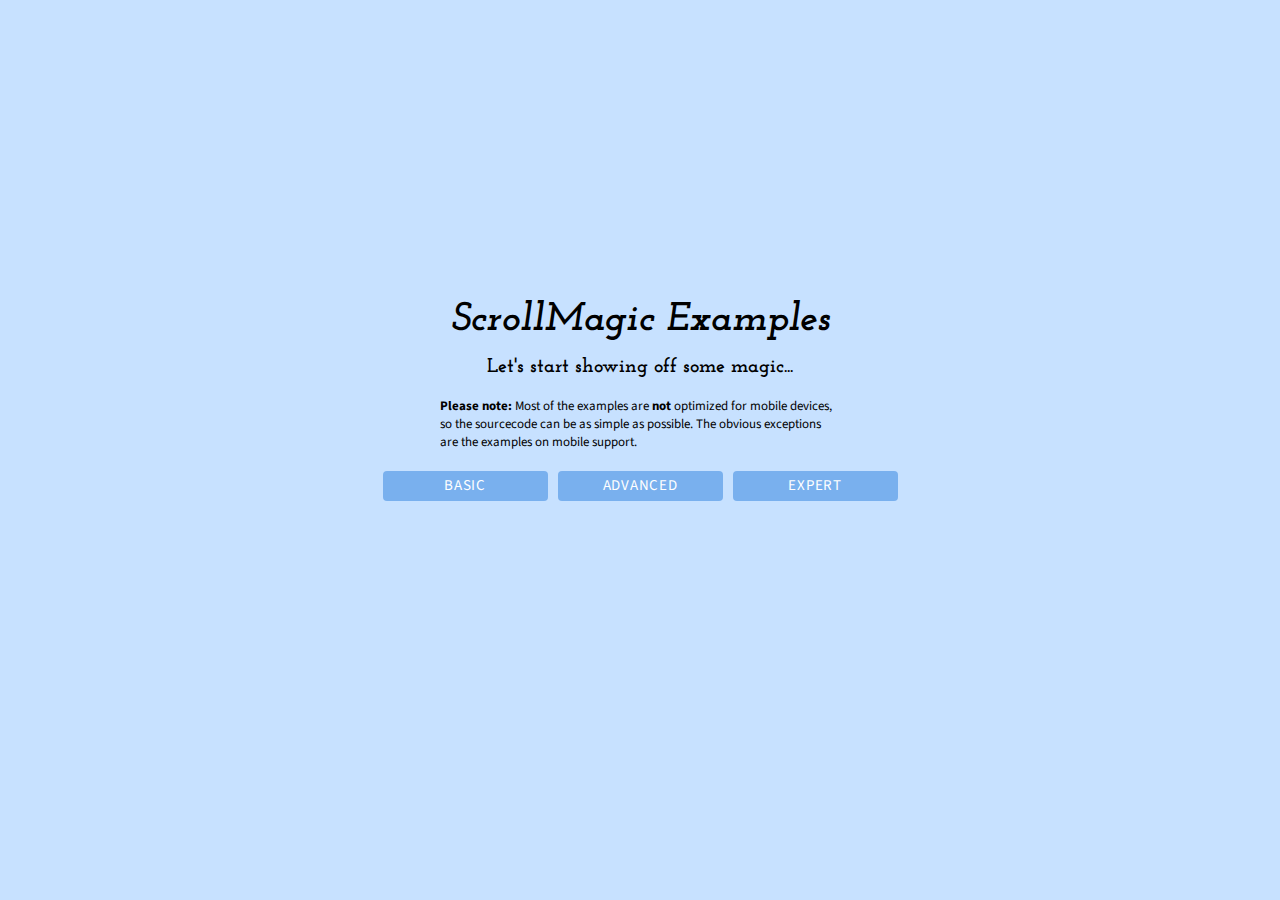
<file: js/janpaepke-ScrollMagic-1b717bf/examples/index.html>
<!DOCTYPE html>
<html lang="en">
<head>
	<meta charset="utf-8"> 
	<meta http-equiv="X-UA-Compatible" content="IE=edge,chrome=1"> 
	<meta name="viewport" content="width=500" />
	<meta name="keywords" content="ScrollMagic, example, examples" />
	<meta name="author"	content="Jan Paepke (www.janpaepke.de)" />
	<title>Examples - ScrollMagic</title>

	<link href='http://fonts.googleapis.com/css?family=Source+Sans+Pro:300,400,700,400italic|Josefin+Slab:400,700italic' rel='stylesheet' type='text/css'>
	<link rel="stylesheet" href="../assets/css/normalize.css" type="text/css">
	<link rel="stylesheet" href="../assets/css/style.css" type="text/css">
	<link rel="stylesheet" href="../assets/css/examples.css" type="text/css">
	<link rel="shortcut icon" href="../assets/img/favicon.ico" type="image/x-icon">

	<script type="text/javascript" src="../assets/js/lib/greensock/TweenMax.min.js"></script>
	<script type="text/javascript" src="../assets/js/lib/jquery.min.js"></script>
	<script type="text/javascript" src="../assets/js/examples.js"></script>
	<script type="text/javascript" src="../assets/js/lib/highlight.pack.js"></script>
  	<script type="text/javascript" src="../assets/js/lib/modernizr.custom.min.js"></script>
  	<script type="text/javascript" src="../scrollmagic/uncompressed/ScrollMagic.js"></script>
  	<script type="text/javascript" src="../scrollmagic/uncompressed/plugins/debug.addIndicators.js"></script>
</head>
<body>
	<div id="content-wrapper">
		<section id="titlechart" class="home">
			<div id="description">
				<h1>ScrollMagic Examples</h1>
				<h2>Let's start showing off some magic...</h2>
				<p>
					<b>Please note:</b> Most of the examples are <b>not</b> optimized for mobile devices, so the sourcecode can be as simple as possible. The obvious exceptions are the examples on mobile support.
				</p>
				<ul id="menu"></ul>
			</div>
		</section>
	</div>
	<script type="text/javascript" src="../assets/js/tracking.js"></script>
</body>
</html>
</file>
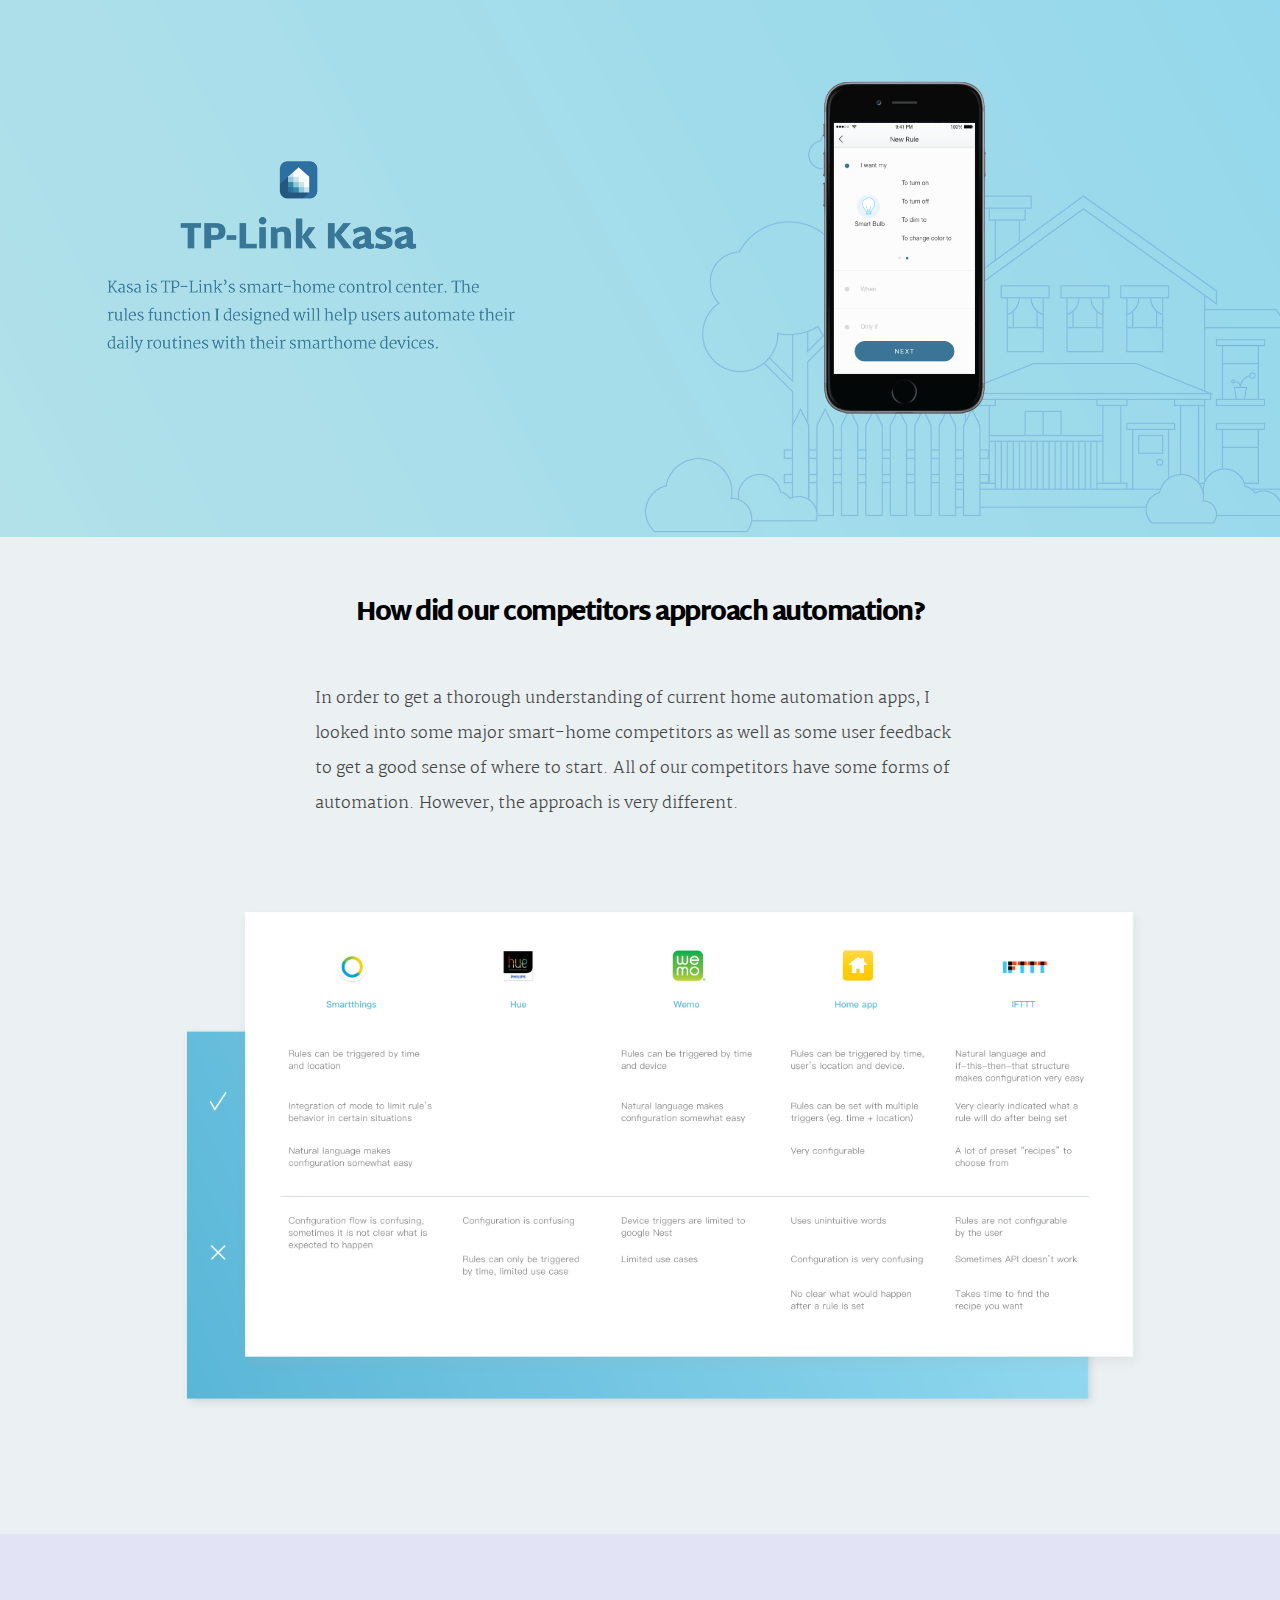
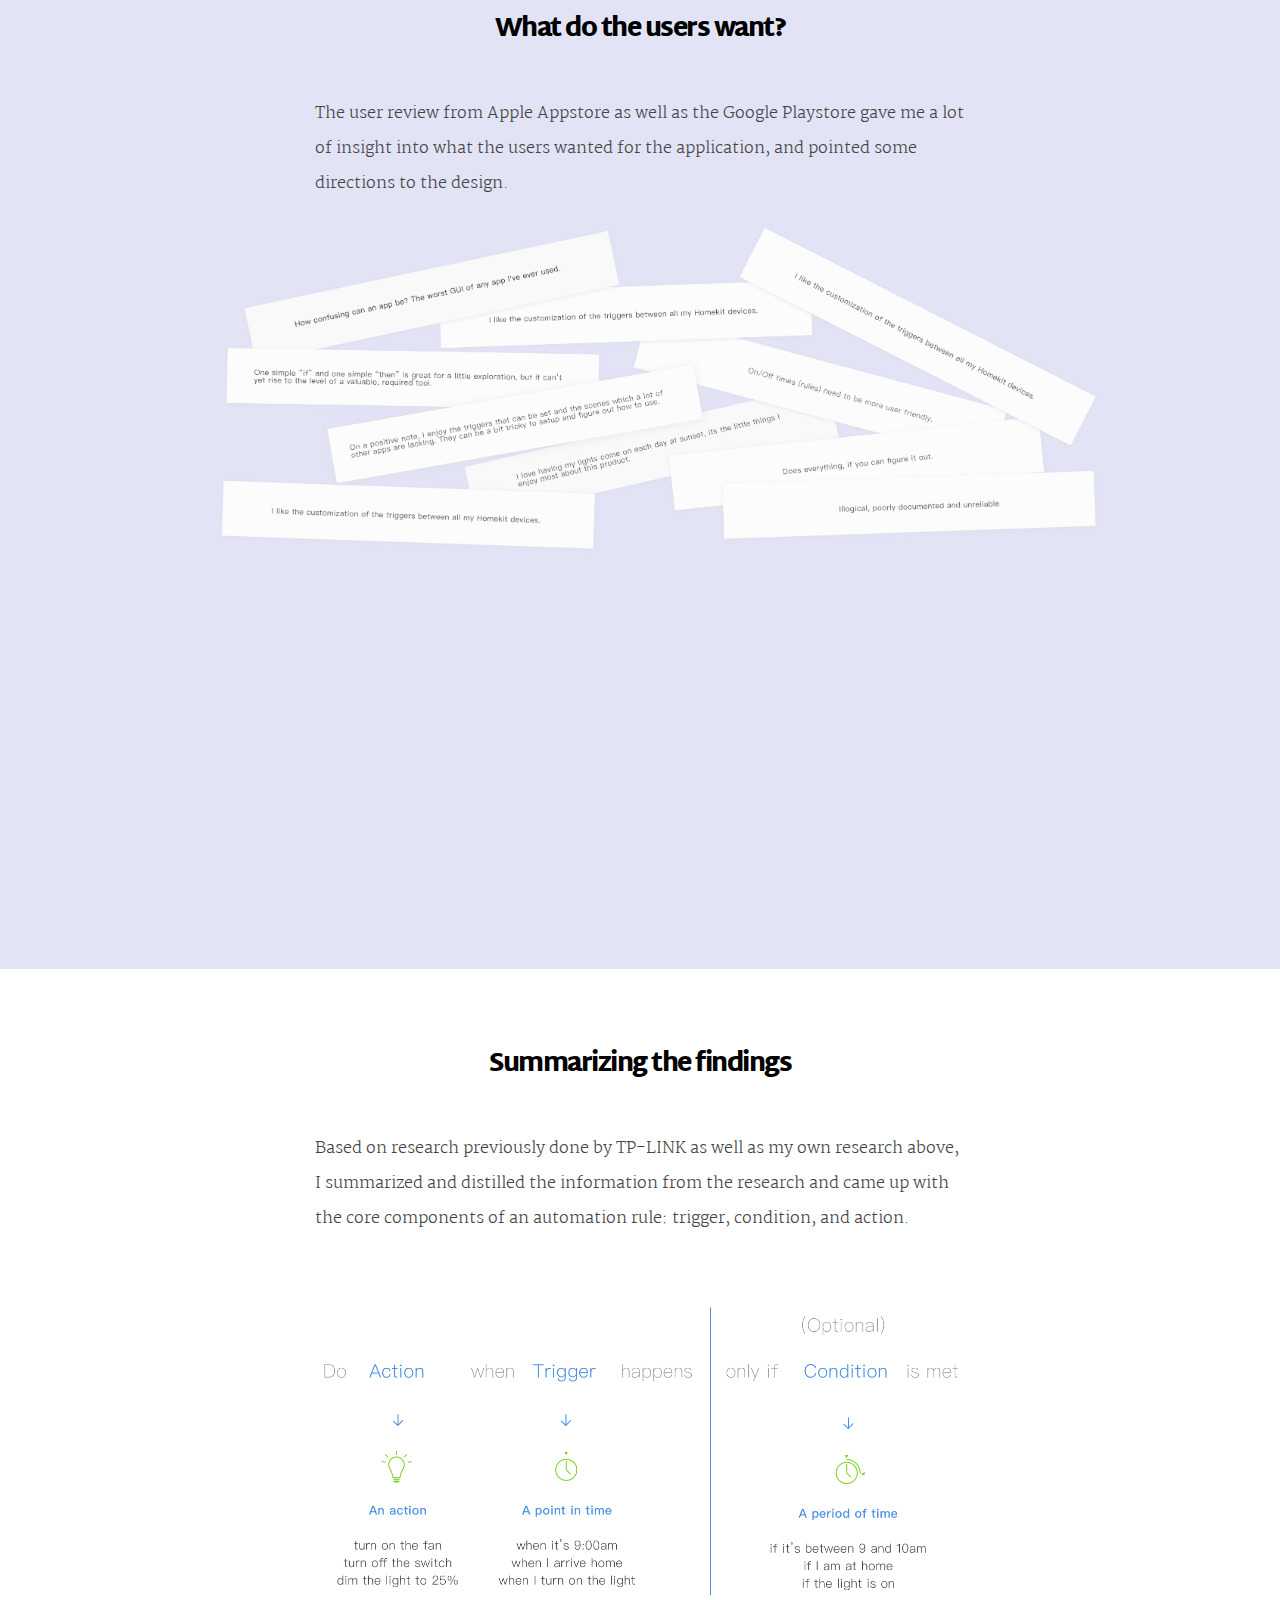
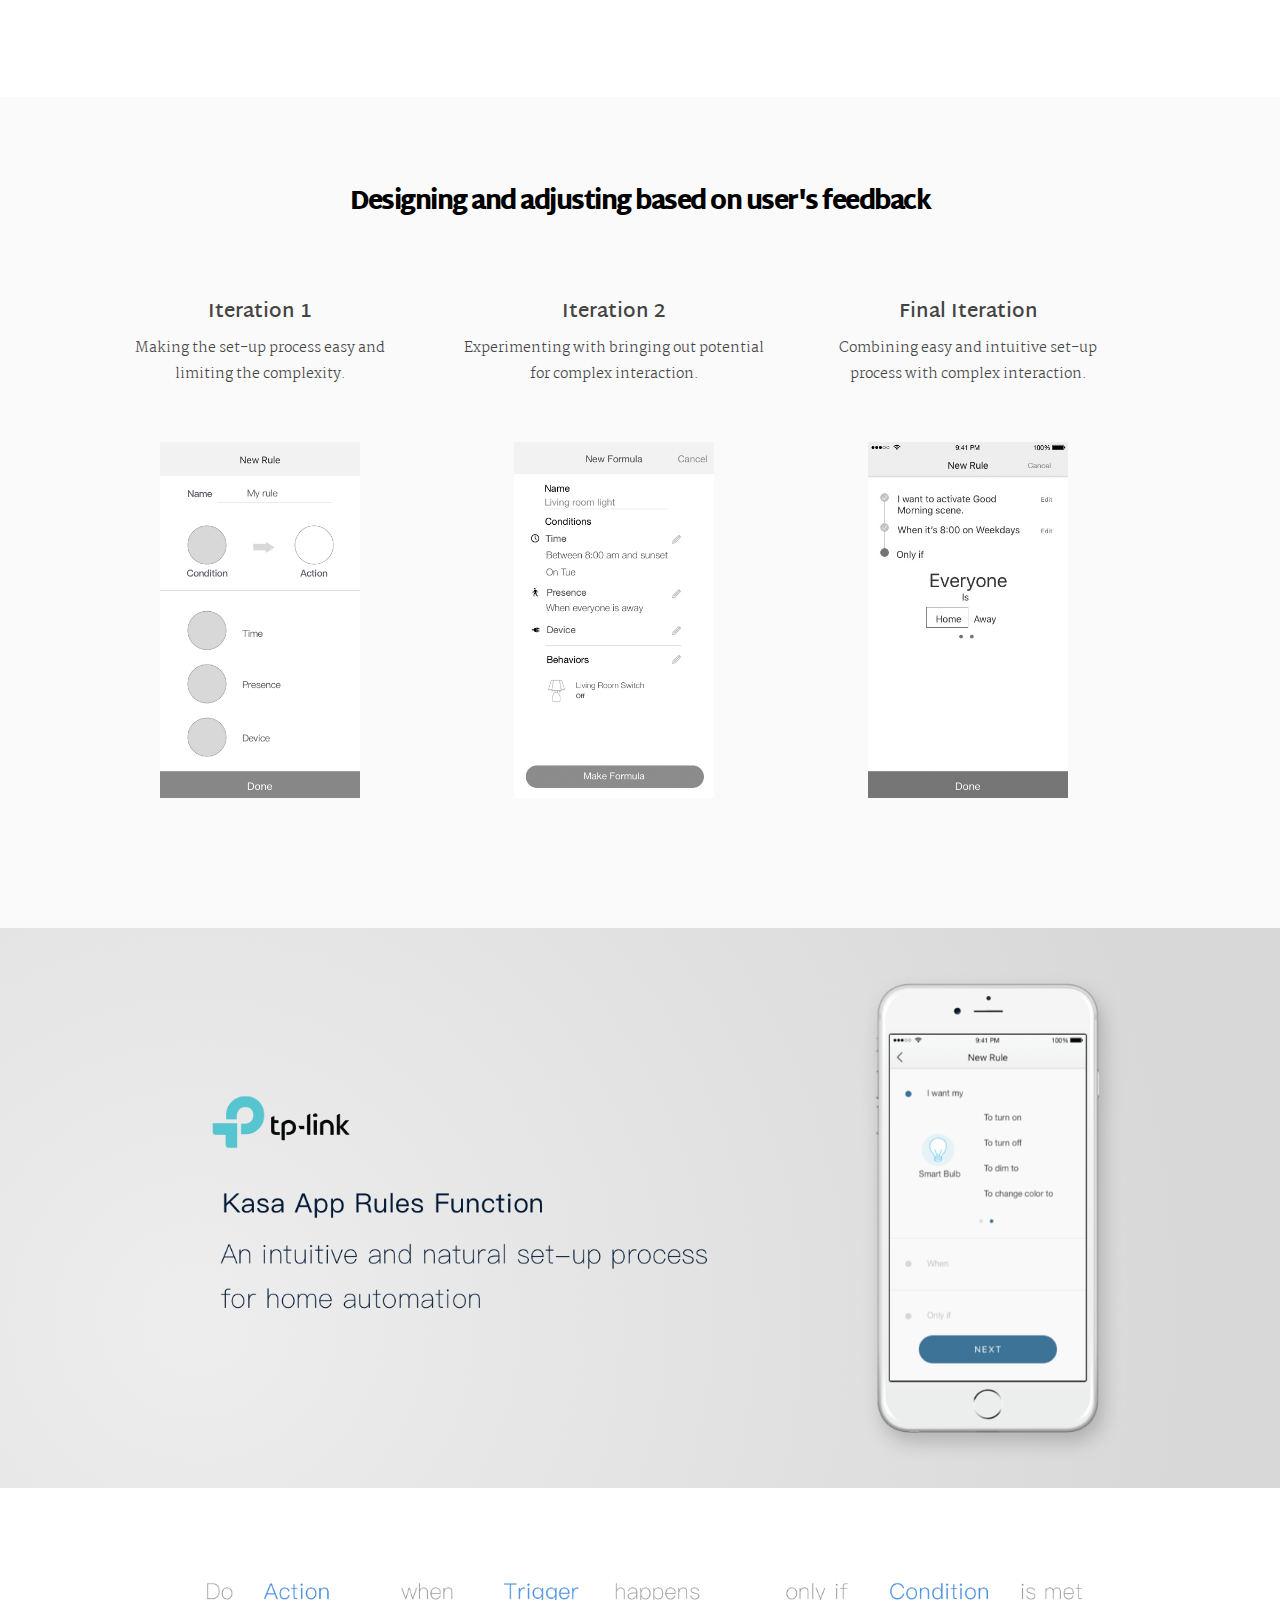
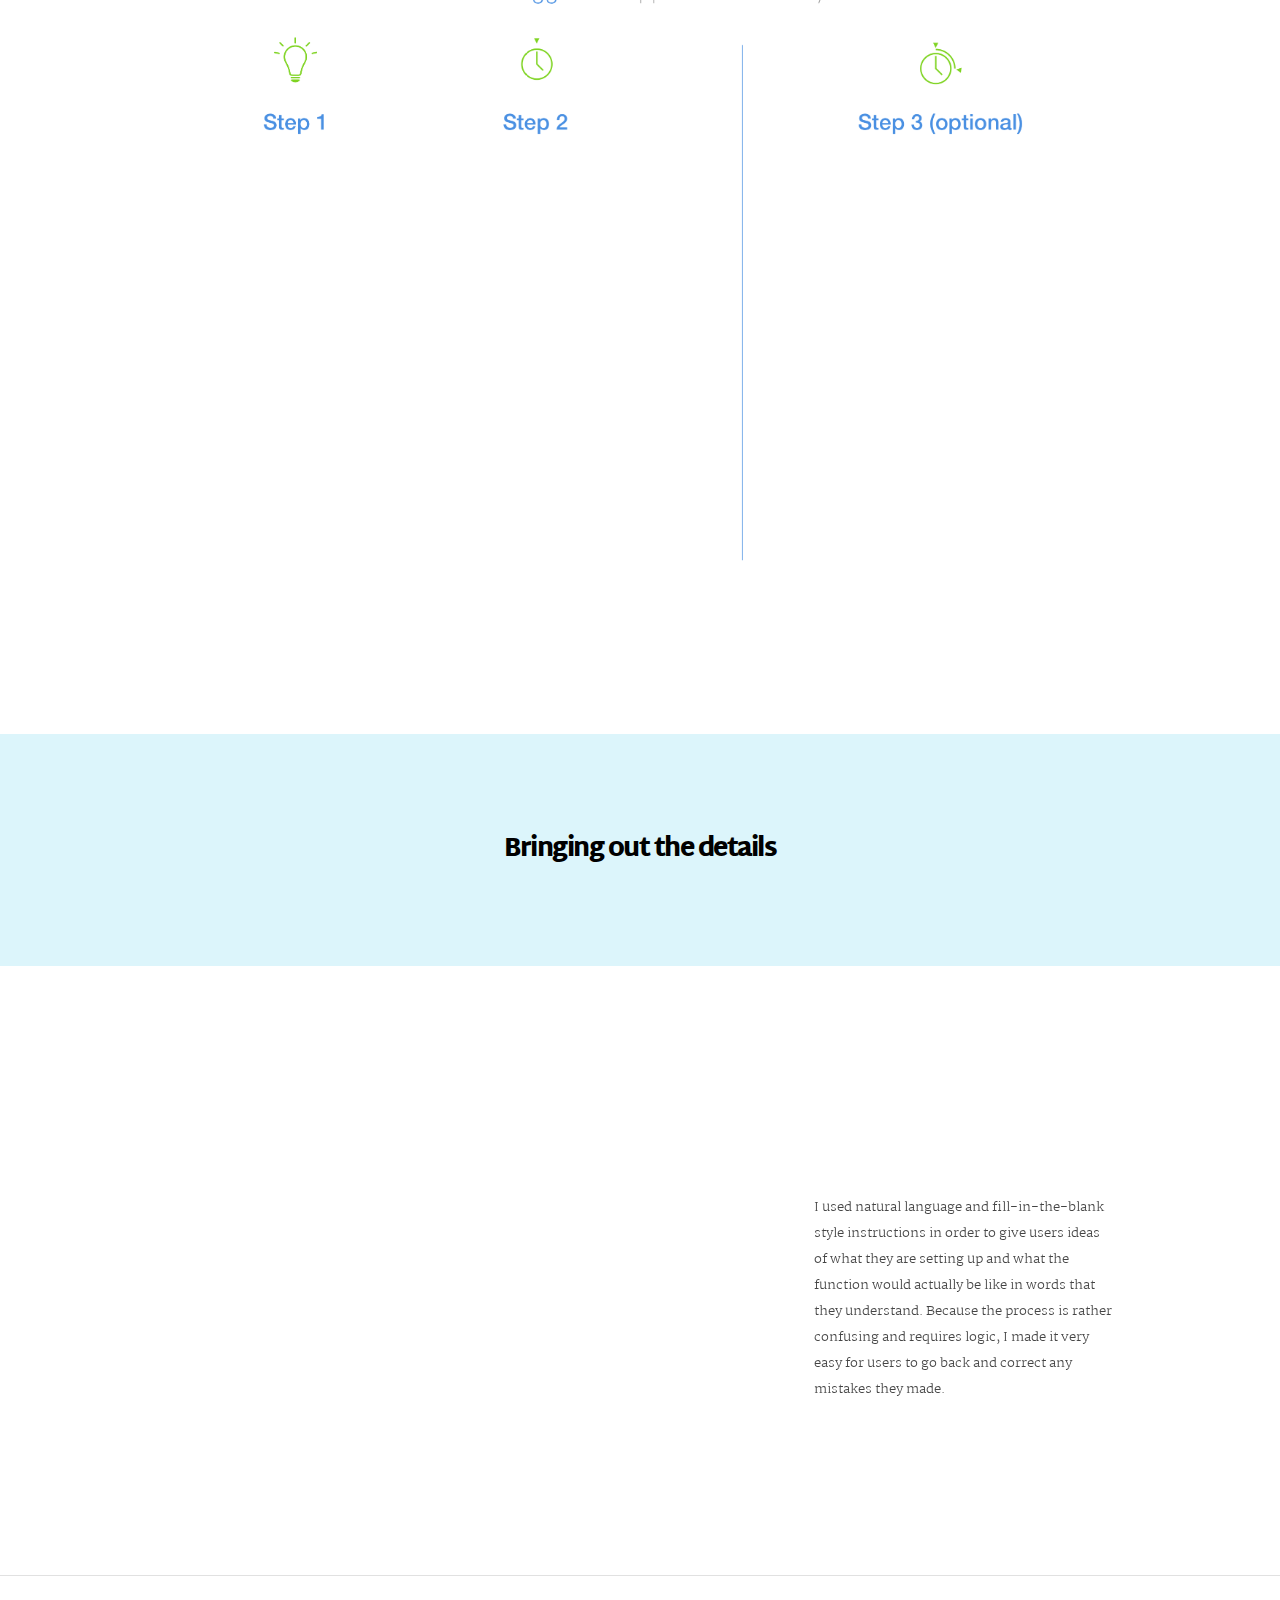
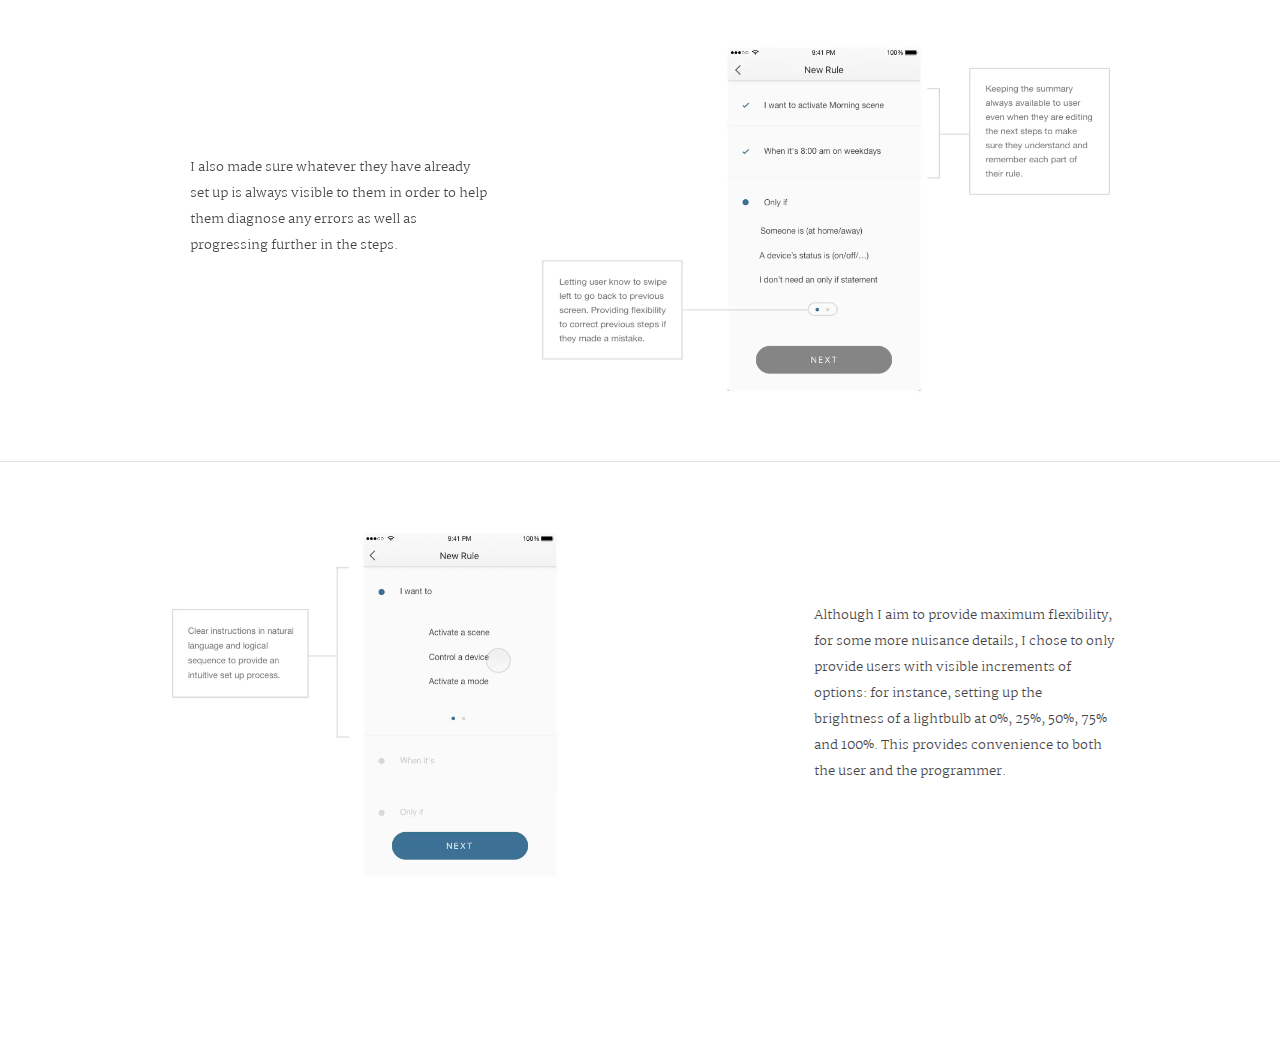
<file: kasa.html>
<!DOCTYPE html>
<html lang="en">
	<head>
		<title>Portfolio</title>
		<meta charset="utf-8">
		<meta name="robots" content="noindex">
		<meta name="googlebot" content="noindex">
		<meta name="viewport" content="width=device-width, user-scalable=no, minimum-scale=1.0, maximum-scale=1.0">
		<meta property="og:image" content="img/logo.png">
		<meta property="og:site_name" content="Portfolio"/>
		<meta name="google-site-verification" content="mnjhsna61zhhLHf4VrMUMLwre2rlSBHry5UZ6XtT-uQ" />
		<meta property="og:description" content="Welcome to my portfolio. I'm a Master's student in HCI at the University of Michigan"/>
		<link href='https://fonts.googleapis.com/css?family=Open+Sans:200,300,700,800,900|Martel+Sans:200,300,400,700,900|Martel:300,400,600' rel='stylesheet' type='text/css'>
		<link href='css/font-awesome.min.css' rel='stylesheet' type='text/css'>
		<script src="js/lib/jquery.min.js"></script>
		<script src="js/main.js"></script>
		<!-- Css -->
		<link rel="stylesheet" href="css/grid/normalize.css" />
		<link rel="stylesheet" href="css/grid/skeleton.css" />
		<link rel="stylesheet" href="css/style.css" />
		<link rel=icon href="img/favicon.png" sizes="16x16" type="image/png">

	</head>

<body>

	<div class="load-screen">
			<div class="tm-loader"><div class="spinner"></div></div>
	</div>

	<div class="project-container">

	  
		<div class="content bg-light-gray" style="padding-top: 0;background-color: #EBF1F3;">
			<img src="img/kasa/title.png" style="width: 100vw;"/>
			<div class="chunk">
				<h3 class="portHead3">How did our competitors approach automation?</h3><br>
				<p>In order to get a thorough understanding of current home automation apps, I looked into some major smart-home competitors as well as some user feedback to get a good sense of where to start. All of our competitors have some forms of automation. However, the approach is very different.</p>
				<img id="competitive" src="img/kasa/competitive.png"/><br>
			</div>

		</div>
		<div class="content" style="background-color: #e3e3f6;">
			<div class="chunk"  id="pin1">
				<h3 class="portHead3">What do the users want?</h3><br>
				<p>The user review from Apple Appstore as well as the Google Playstore gave me a lot of insight into what the users wanted for the application, and pointed some directions to the design.</p>
				<img id="quotes" src="img/kasa/quotes.png"/><br>
				<img id="pain" src="img/kasa/pain.png"/>
			</div>
		</div>
		<div class="content">
			<div class="chunk">
				<h3 class="portHead3">Summarizing the findings</h3>
				<br>
				<p>Based on research previously done by TP-LINK as well as my own research above, I summarized and distilled the information from the research and came up with the core components of an automation rule: trigger, condition, and action. </p>
				<br>
				<img id="rule" src="img/kasa/rule.png"/>
			</div>
		</div>

		<div class="content" style="background-color: #fafafa; ">
			<br><Br><h3 class="portHead3">Designing and adjusting based on user's feedback</h3><br><br>
			<div class="solution-container">
				<div class="solution">
					<p><span>Iteration 1</span>Making the set-up process easy and limiting the complexity.</p><br>
					<img src="img/kasa/ver1.jpg"/>

				</div>
				<div class="solution">
					<p><span>Iteration 2</span>Experimenting with bringing out potential for complex interaction.</p><br>
					<img src="img/kasa/ver2.jpg"/>

				</div>
				<div class="solution">
					<p><span>Final Iteration</span>Combining easy and intuitive set-up process with complex interaction. </p><br>
					<img src="img/kasa/ver3.jpg"/>

				</div>
			</div>

		</div>
		<div class="content" style="height: 50rem; background-image: url(img/kasa/middle.png); background-size: cover; background-position: center;">
		</div>
		<div class="content">
			<div id="steps-container">
				<img src="img/kasa/steps.png" width="960px" style="position: absolute;"/>
					<video class="steps" width="222" autoplay loop style="margin-left: 20px;">
						<source src="img/kasa/step1.mp4" type="video/mp4">
							Your browser does not support the video tag.
					</video>
					<video class="steps" width="220" autoplay loop style="margin-left: 40px;">
						<source src="img/kasa/step2.mp4" type="video/mp4">
							Your browser does not support the video tag.
					</video>
					<video class="steps" width="220" autoplay loop style="margin-left: 180px;">
						<source src="img/kasa/step3.mp4" type="video/mp4">
							Your browser does not support the video tag.
					</video>
			</div>
		</div>
	</div>
		<div class="content">
			<h3 class="portHead3" style="background-color: #dcf5fb; padding: 10rem 0">Bringing out the details</h3>
		</div>
		<div class="content detail">
				<div class="chunk">
					<video class="anim" width="700" autoplay loop>
						<source src="img/kasa/anim1.mp4" type="video/mp4">
							Your browser does not support the video tag.
					</video>
					<p>I used natural language and fill-in-the-blank style instructions in order to give users ideas of what they are setting up and what the function would actually be like in words that they understand. Because the process is rather confusing and requires logic, I made it very easy for users to go back and correct any mistakes they made.</p>

				</div>
				<hr>

				<div class="chunk">

					<p>I also made sure whatever they have already set up is always visible to them in order to help them diagnose any errors as well as progressing further in the steps.</p>
					<video class="anim" width="700" autoplay loop style="position: relative; right: -10px;">
						<source src="img/kasa/anim2.mp4" type="video/mp4">
							Your browser does not support the video tag.
					</video>

				</div>
				<hr>


				<div class="chunk">
					<video class="anim" width="700" autoplay loop>
						<source src="img/kasa/anim3.mp4" type="video/mp4">
							Your browser does not support the video tag.
					</video>
					<p>Although I aim to provide maximum flexibility, for some more nuisance details, I chose to only provide users with visible increments of options: for instance, setting up the brightness of a lightbulb at 0%, 25%, 50%, 75% and 100%. This provides convenience to both the user and the programmer.</p>

				</div>


				<br><br>

		</div>
	</div>



	<script type="text/javascript" src="js/lib/highlight.pack.js"></script>
	<script type="text/javascript" src="js/lib/modernizr.custom.min.js"></script>
	<script type="text/javascript" src="js/lib/velocity.min.js"></script>
	<script type="text/javascript" src="js/lib/greensock/TweenMax.min.js"></script>
	
	<script type="text/javascript" src="scrollmagic/uncompressed/ScrollMagic.js"></script>
	<script type="text/javascript" src="scrollmagic/uncompressed/plugins/animation.gsap.js"></script>
	<script type="text/javascript" src="scrollmagic/uncompressed/plugins/animation.velocity.js"></script>
	<script type="text/javascript" src="scrollmagic/uncompressed/plugins/debug.addIndicators.js"></script>
	<script type="text/javascript" src="js/libs/jquery.smooth-scroll.js"></script>
	
	<script type="text/javascript" src="js/three.min.js"></script>
	<script type="text/javascript" src="js/jquery.mixitup.min.js"></script>
	<script type="text/javascript" src="js/libs/stats.min.js"></script>
	<script type="text/javascript" src="js/main.js"></script>
	
	 <script type="text/javascript" src="js/KasaScMa.js"></script>
</body>
</html>
</file>
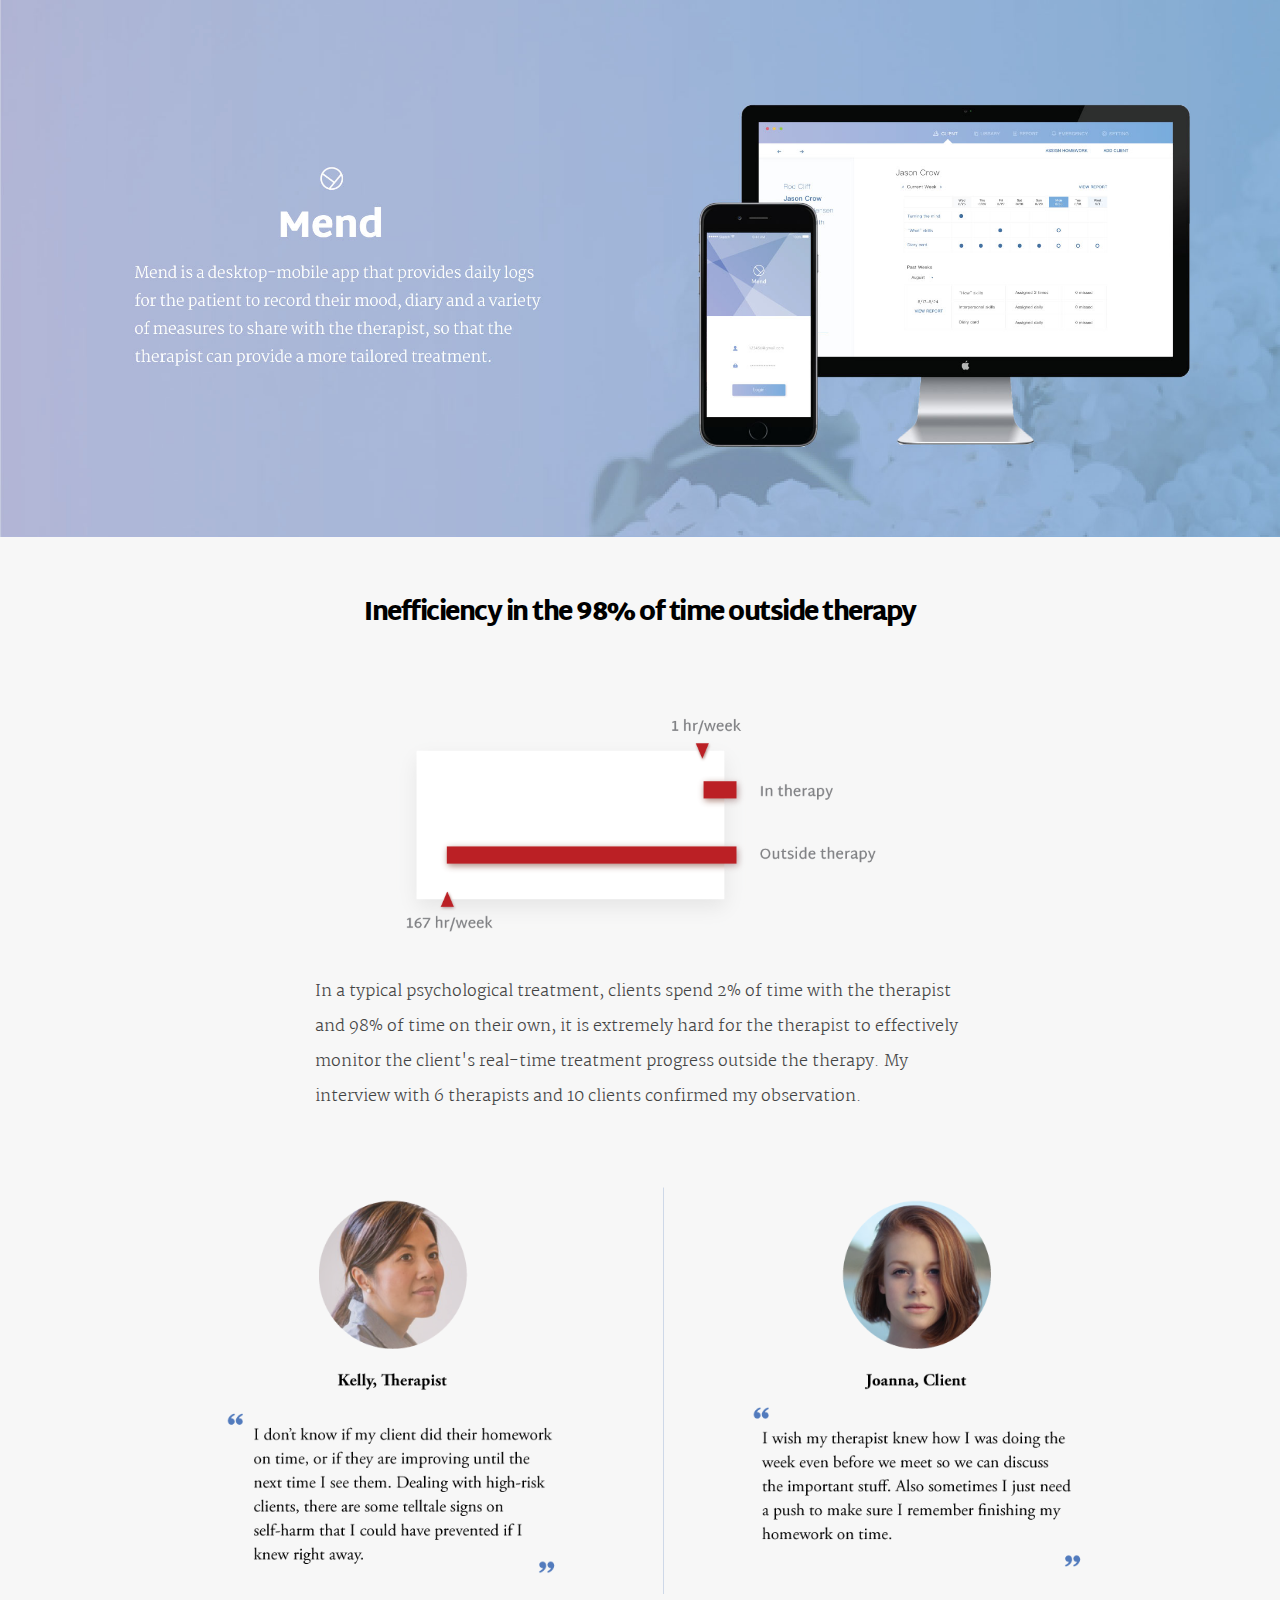
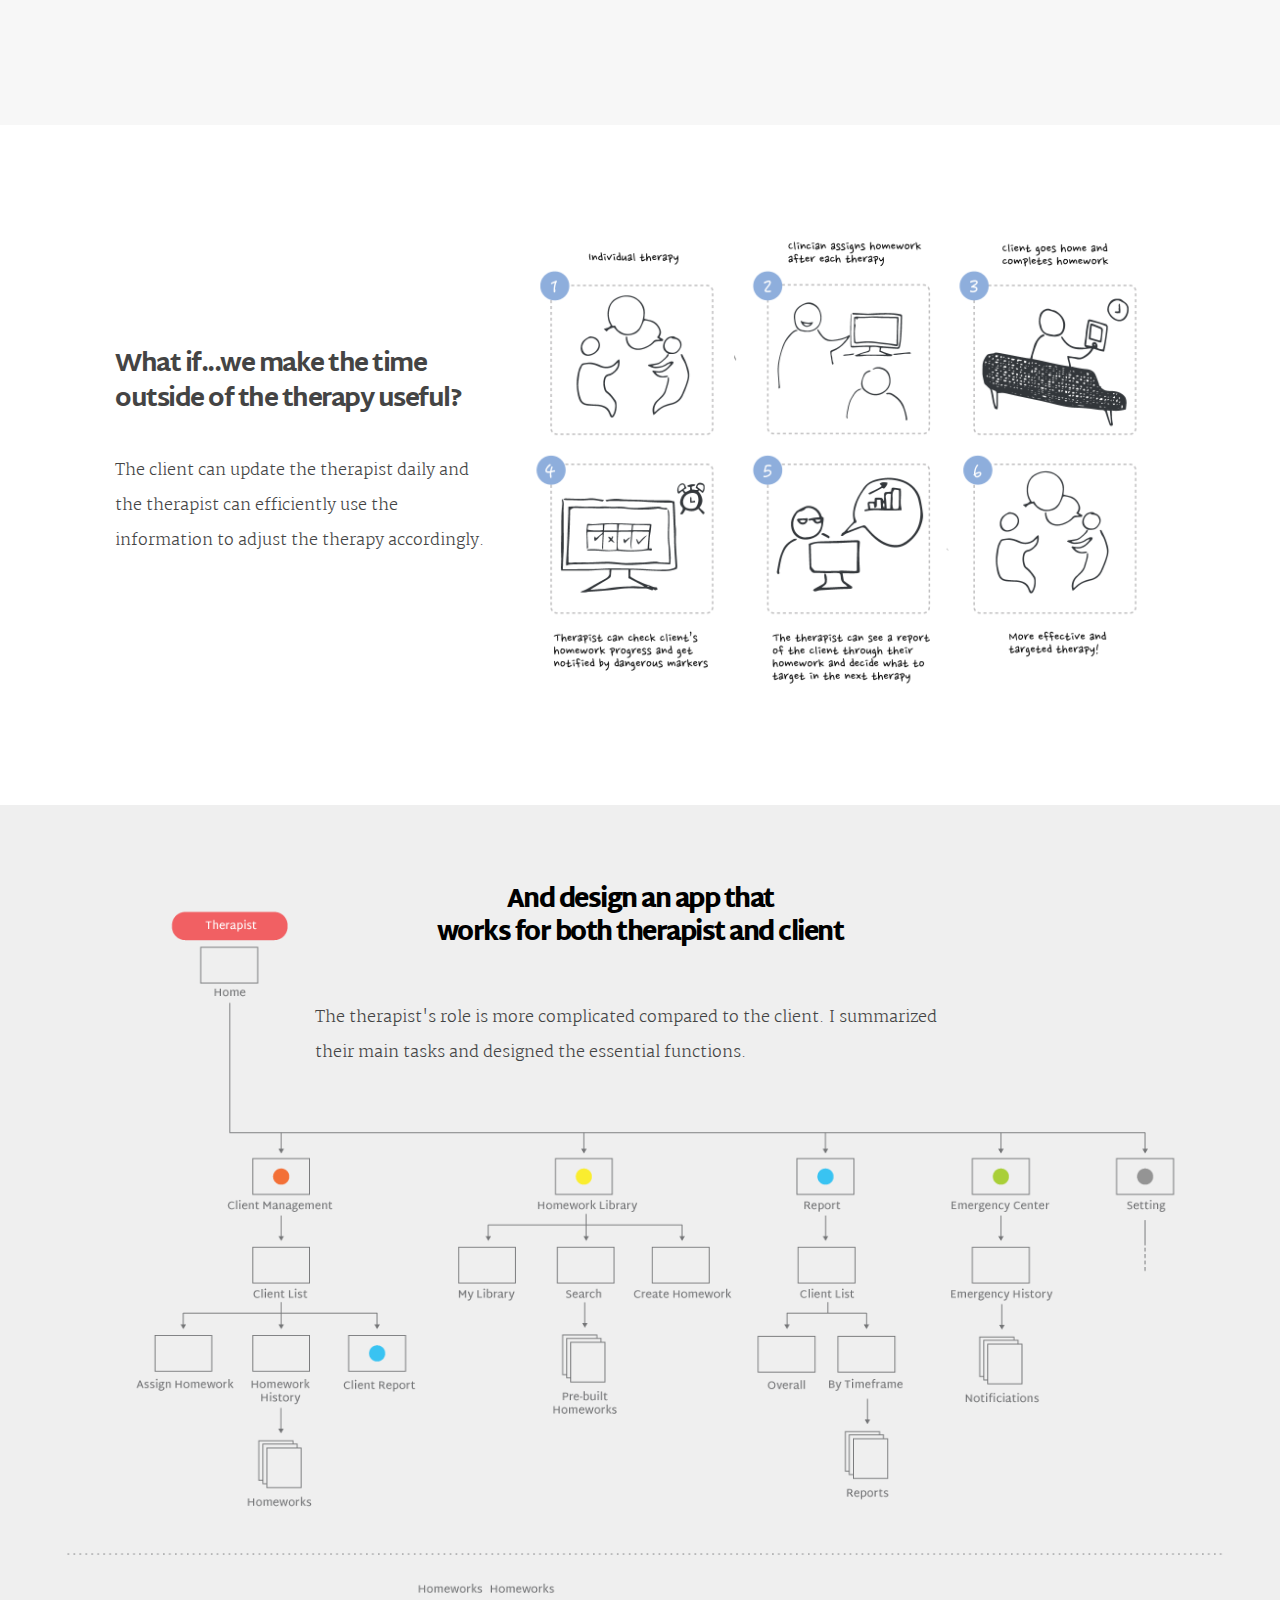
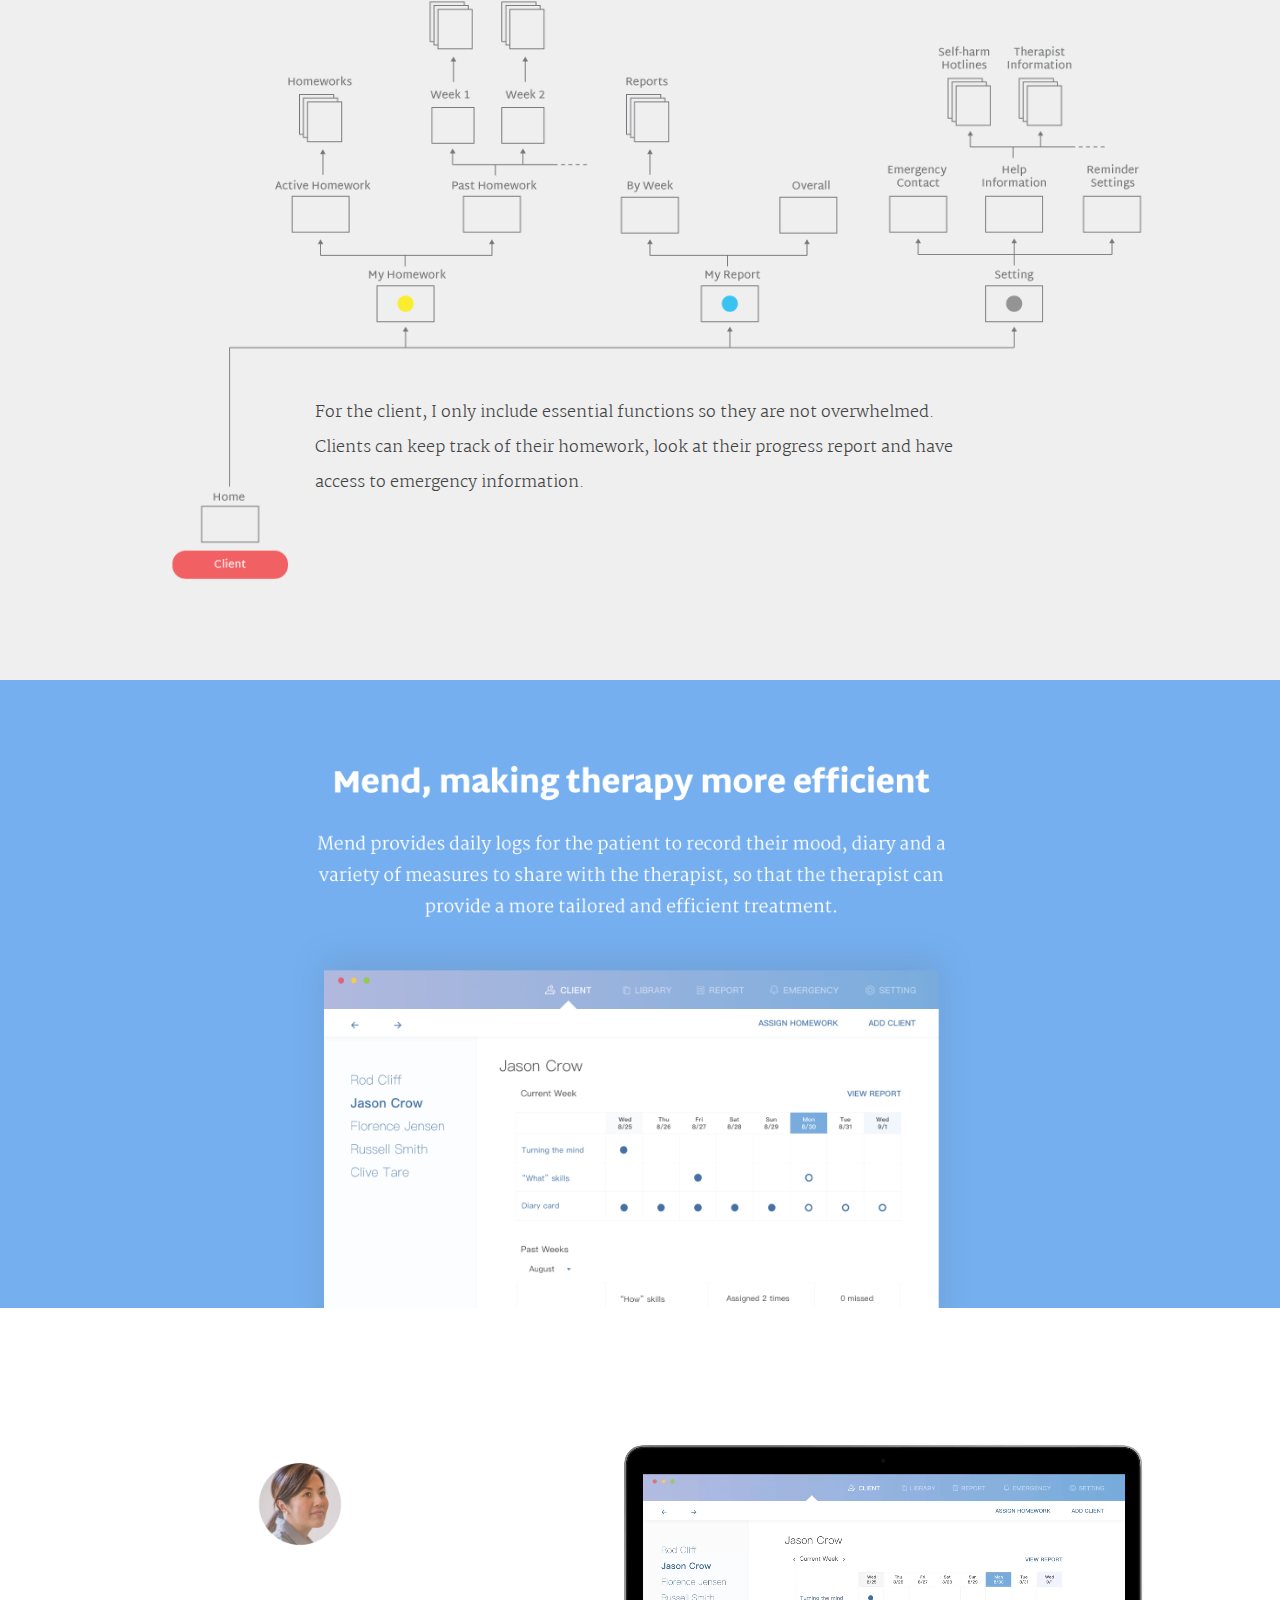
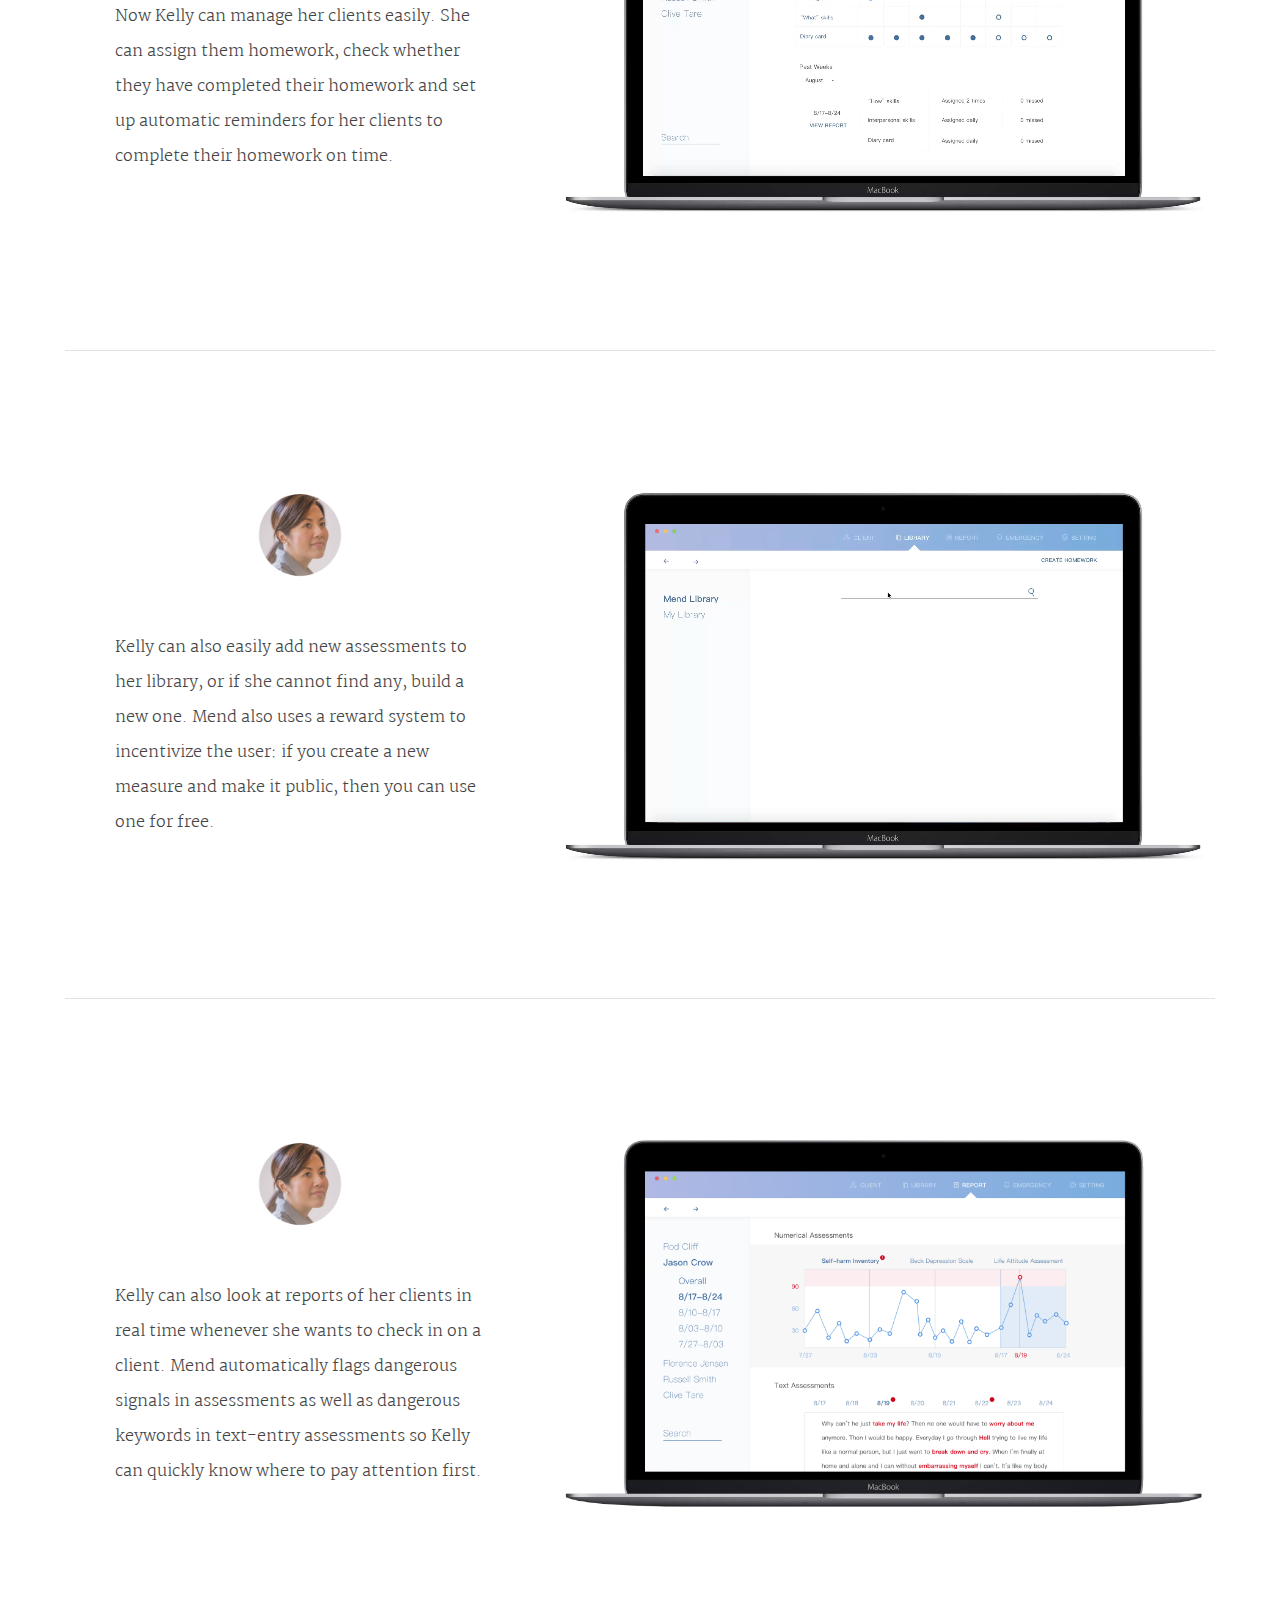
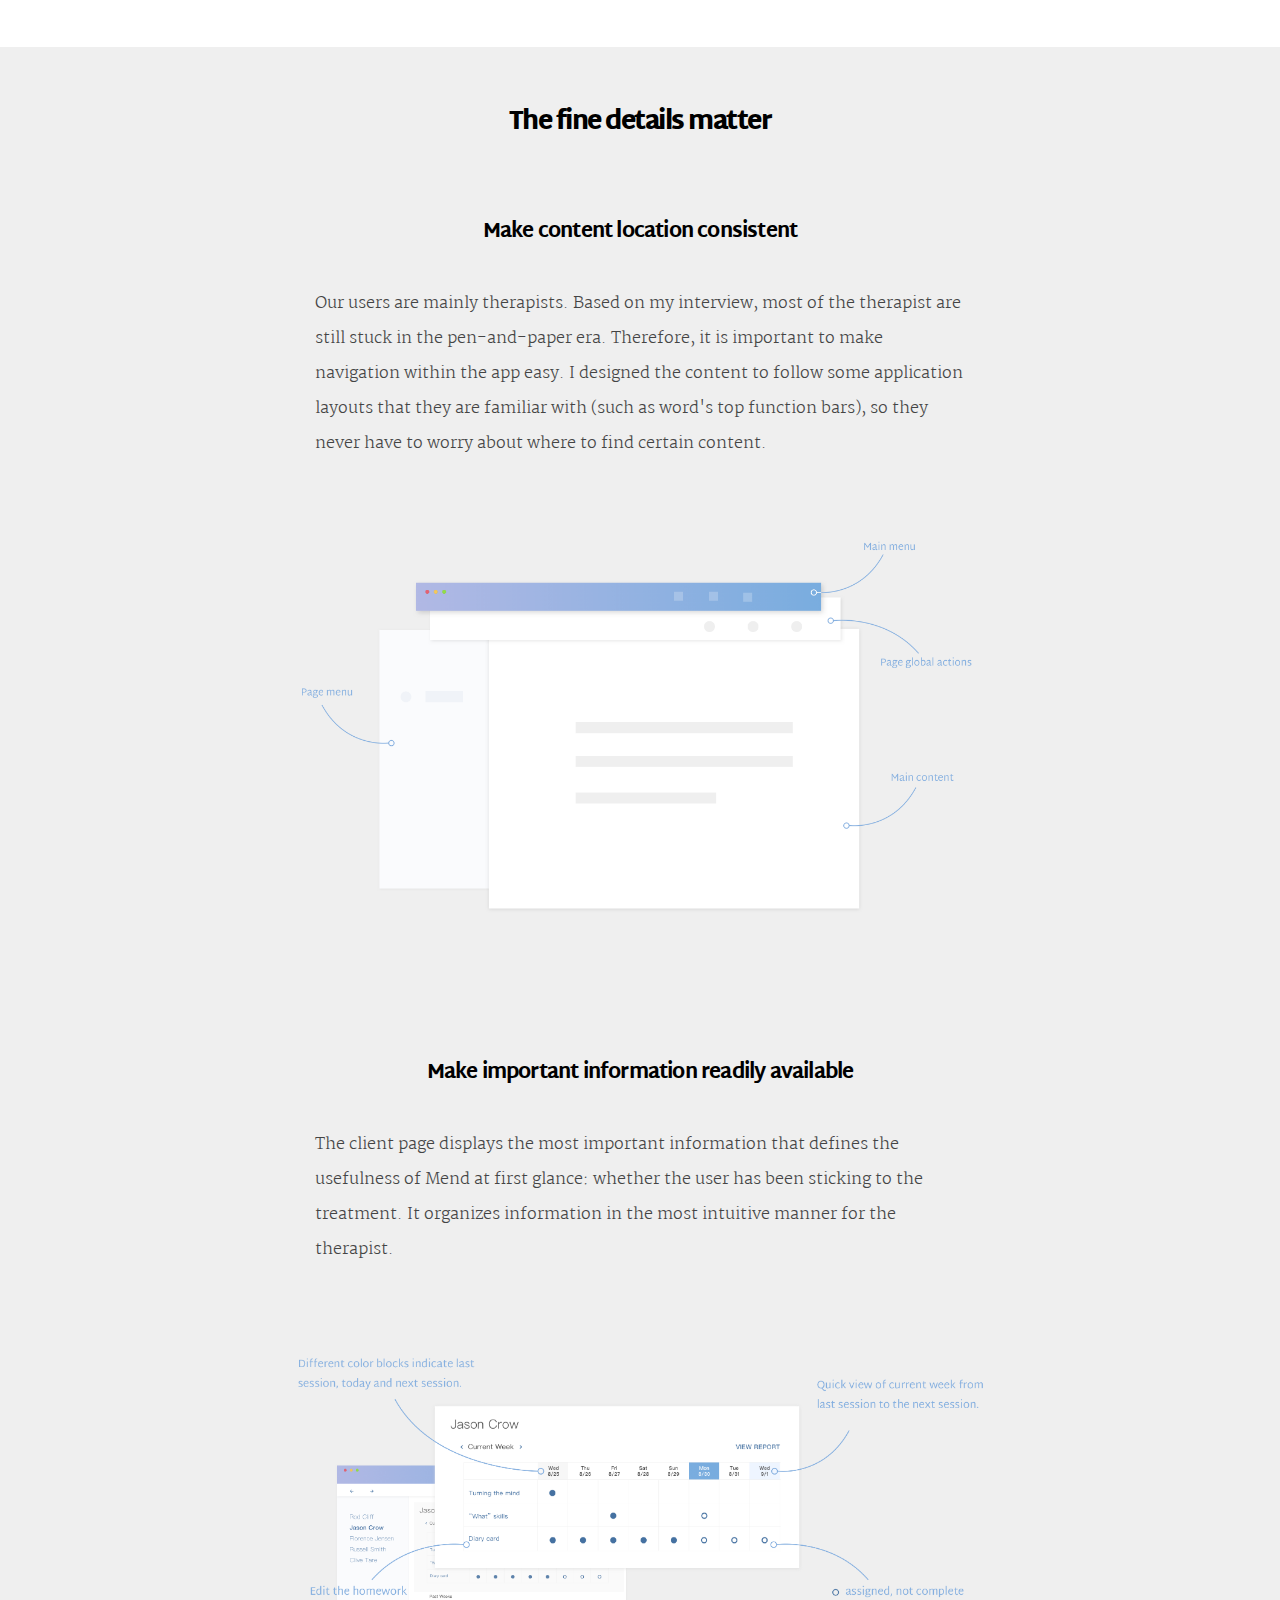
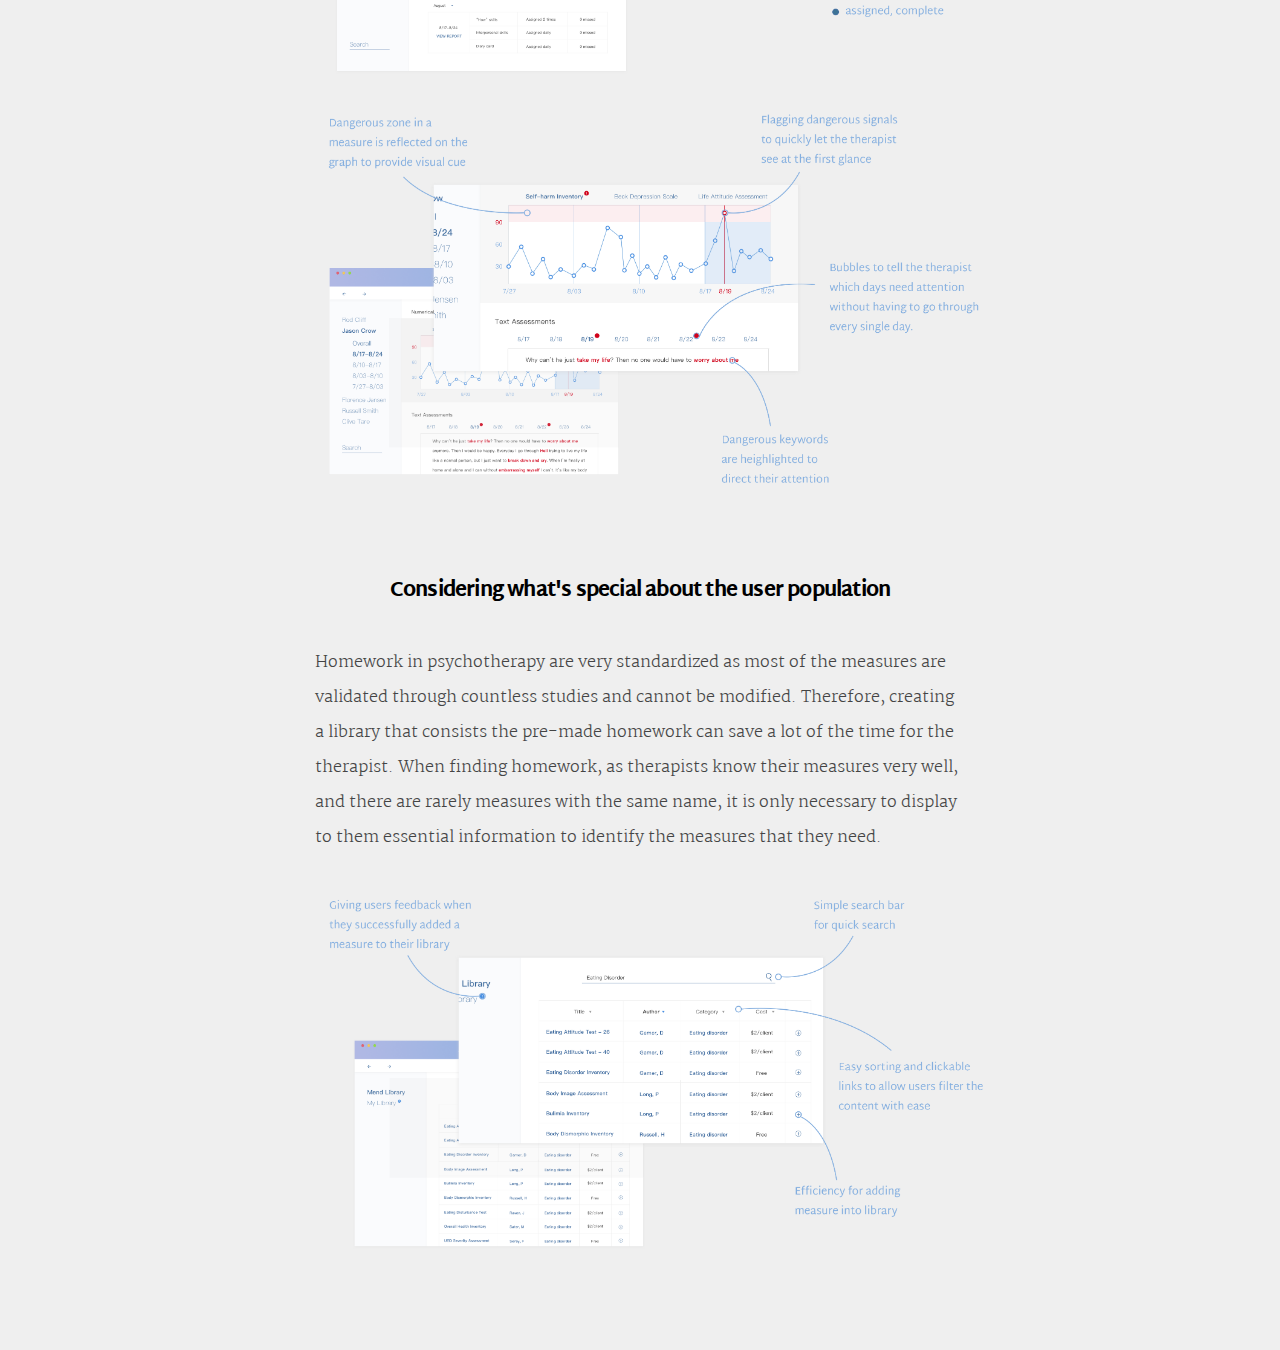
<file: mend.html>
<!DOCTYPE html>
<html lang="en">
	<head>
		<title>Portfolio</title>
		<meta charset="utf-8">
		<meta name="robots" content="noindex">
		<meta name="googlebot" content="noindex">
		<meta name="viewport" content="width=device-width, user-scalable=no, minimum-scale=1.0, maximum-scale=1.0">
		<meta property="og:image" content="img/logo.png">
		<meta property="og:site_name" content="Portfolio"/>
		<meta name="google-site-verification" content="mnjhsna61zhhLHf4VrMUMLwre2rlSBHry5UZ6XtT-uQ" />
		<meta property="og:description" content="Welcome to my portfolio. I'm a Master's student in HCI at the University of Michigan"/>
		<link href='https://fonts.googleapis.com/css?family=Open+Sans:200,300,700,800,900|Martel+Sans:200,300,400,700,900|Martel:300,400,600' rel='stylesheet' type='text/css'>
		<link href='css/font-awesome.min.css' rel='stylesheet' type='text/css'>
		<script src="js/lib/jquery.min.js"></script>
		<script src="js/main.js"></script>
		<!-- Css -->
		<link rel="stylesheet" href="css/grid/normalize.css" />
		<link rel="stylesheet" href="css/grid/skeleton.css" />
		<link rel="stylesheet" href="css/style.css" />
		<link rel=icon href="img/favicon.png" sizes="16x16" type="image/png">

	</head>

<body>

	<div class="load-screen">
			<div class="tm-loader"><div class="spinner"></div></div>
	</div>

	<div class="project-container">

	

		<!-- <div class="content" style="background-color: #555; background-image: url('img/mend/title.jpg'); background-size: cover; background-position: center;">


			<div class="caption">
			</div>

			<div class="chunk">
				<h1 class="portHead1 aaa">Mend<br><div class="divider-line"></div></h3>
				<h4 class="portTag"><span>UX</span> <span>UI</span> <span>2016</span></h4>
				<h2 class="portHead2 white">Make psychotherapy more efficient</h2>
				<br><br>
				<p style="color:white; width: 55rem; margin: auto;">Mend provides daily logs for the patient to record their mood, diary and a variety of measures to share with the therapist, so that the therapist can provide a more tailored treatment.
				</p>
				<br>
			</div>
		</div> -->
		<div class="content bg-light-gray" style="padding-top: 0;">
			<img src="img/mend/title.jpg" style="width: 100vw;"/>
			<div class="chunk">

				<h3 class="portHead3">Inefficiency in the 98% of time outside therapy</h3>
				<img class="chart" src="img/mend/chart1.png"/>
				<p>In a typical psychological treatment, clients spend 2% of time with the therapist and 98% of time on their own, it is extremely hard for the therapist to effectively monitor the client's real-time treatment progress outside the therapy. My interview with 6 therapists and 10 clients confirmed my observation.
				</p>
				<img class="chart" src="img/mend/quote.png" style="width: 100rem; margin-left: -15rem;"/>
			</div>
		</div>
		<div class="content">
			<div style="width: 105rem; margin: auto;"><br><br>
				<p style="width: 37rem; display: inline-block; vertical-align: middle; padding-right: 2rem;">
					<span style="display: block; font-size: 2.5rem; font-family: Martel Sans; font-weight: 800; letter-spacing: -0.15rem;">What if...we make the time outside of the therapy useful?</span> <br>The client can update the therapist daily and the therapist can efficiently use the information to adjust the therapy accordingly.</p>
				<img class="right" src="img/mend/storyboard.png"/><br><br><br>
			</div>
		</div>
		<div class="content" style="background-color: #efefef;">
			<div class="chunk">
				<h3 class="portHead3">And design an app that <br>works for both therapist and client</h3><br>
				<p>The therapist's role is more complicated compared to the client. I summarized their main tasks and designed the essential functions.
				<img id="info_arch" src="img/mend/info_arch.png"/></p>

				<p style="padding-top: 90rem; padding-bottom: 10rem;">For the client, I only include essential functions so they are not overwhelmed. Clients can keep track of their homework, look at their progress report and have access to emergency information.</p>
			</div>
		</div>
		<div class="content" style="background-color: #75afef; padding-bottom: 0; margin-bottom: 0;">
				<img src="img/mend/middle.png" style="display: block;width: 105rem; margin: auto;"/>
		</div>
		<div class="content">
			<div style="width: 115rem; margin: auto;"><br><br>
				<p class="left-paragraph">
					<img class="therapist-thumbnail" src="img/mend/therapist.png"/>
					Now Kelly can manage her clients easily. She can assign them homework, check whether they have completed their homework and set up automatic reminders for her clients to complete their homework on time.</p>
					<video class="right" width="600" autoplay loop style="padding-left: 5rem;">
						<source src="img/mend/client.mp4" type="video/mp4">
							Your browser does not support the video tag.
					</video><br><br><br><hr>
			</div>

			<div style="width: 115rem; margin: auto;"><br><br>
				<p class="left-paragraph">
					<img class="therapist-thumbnail" src="img/mend/therapist.png"/>
					Kelly can also easily add new assessments to her library, or if she cannot find any, build a new one. Mend also uses a reward system to incentivize the user: if you create a new measure and make it public, then you can use one for free.</p>
					<video class="right" width="600" autoplay loop style="padding-left: 5rem;">
						<source src="img/mend/library.mp4" type="video/mp4">
							Your browser does not support the video tag.
					</video><br><br><br><hr>
			</div>

			<div style="width: 115rem; margin: auto;"><br><br>
				<p class="left-paragraph">
					<img class="therapist-thumbnail" src="img/mend/therapist.png"/>
					Kelly can also look at reports of her clients in real time whenever she wants to check in on a client. Mend automatically flags dangerous signals in assessments as well as dangerous keywords in text-entry assessments so Kelly can quickly know where to pay attention first.</p>
					<img class="right" src="img/mend/report.png" style="padding-left: 5rem;"/><br><br><br>
			</div>
		</div>

		<div class="content" style="background-color: #efefef;"><br>
			<h3 class="portHead3">The fine details matter</h3>
			<div class="chunk">
				<h4 class="portHead4">Make content location consistent</h4>
				<p>Our users are mainly therapists. Based on my interview, most of the therapist are still stuck in the pen-and-paper era. Therefore, it is important to make navigation within the app easy. I designed the content to follow some application layouts that they are familiar with (such as word's top function bars), so they never have to worry about where to find certain content.</p>
			</div>
			<img class="structure" src="img/mend/structure.png"/>
			<div class="chunk">
				<h4 class="portHead4">Make important information readily available</h4>
				<p>The client page displays the most important information that defines the usefulness of Mend at first glance: whether the user has been sticking to the treatment. It organizes information in the most intuitive manner for the therapist.</p>
			</div>
			<img class="structure" src="img/mend/structure2.png"/>
			<img class="structure" src="img/mend/structure3.png"/>
			<div class="chunk">
				<h4 class="portHead4">Considering what's special about the user population</h4>
				<p>Homework in psychotherapy are very standardized as most of the measures are validated through countless studies and cannot be modified. Therefore, creating a library that consists the pre-made homework can save a lot of the time for the therapist. When finding homework, as therapists know their measures very well, and there are rarely measures with the same name, it is only necessary to display to them essential information to identify the measures that they need.</p>
				<img class="structure" src="img/mend/structure4.png"/>
			</div>

		</div>




	</div>

	<script type="text/javascript" src="js/lib/highlight.pack.js"></script>
<script type="text/javascript" src="js/lib/modernizr.custom.min.js"></script>
<script type="text/javascript" src="js/lib/velocity.min.js"></script>
<script type="text/javascript" src="js/lib/greensock/TweenMax.min.js"></script>

<script type="text/javascript" src="scrollmagic/uncompressed/ScrollMagic.js"></script>
<script type="text/javascript" src="scrollmagic/uncompressed/plugins/animation.gsap.js"></script>
<script type="text/javascript" src="scrollmagic/uncompressed/plugins/animation.velocity.js"></script>
<script type="text/javascript" src="scrollmagic/uncompressed/plugins/debug.addIndicators.js"></script>
<script type="text/javascript" src="js/libs/jquery.smooth-scroll.js"></script>

<script type="text/javascript" src="js/three.min.js"></script>
<script type="text/javascript" src="js/jquery.mixitup.min.js"></script>
<script type="text/javascript" src="js/libs/stats.min.js"></script>
<script type="text/javascript" src="js/main.js"></script>



	
</body>
</html>
</file>
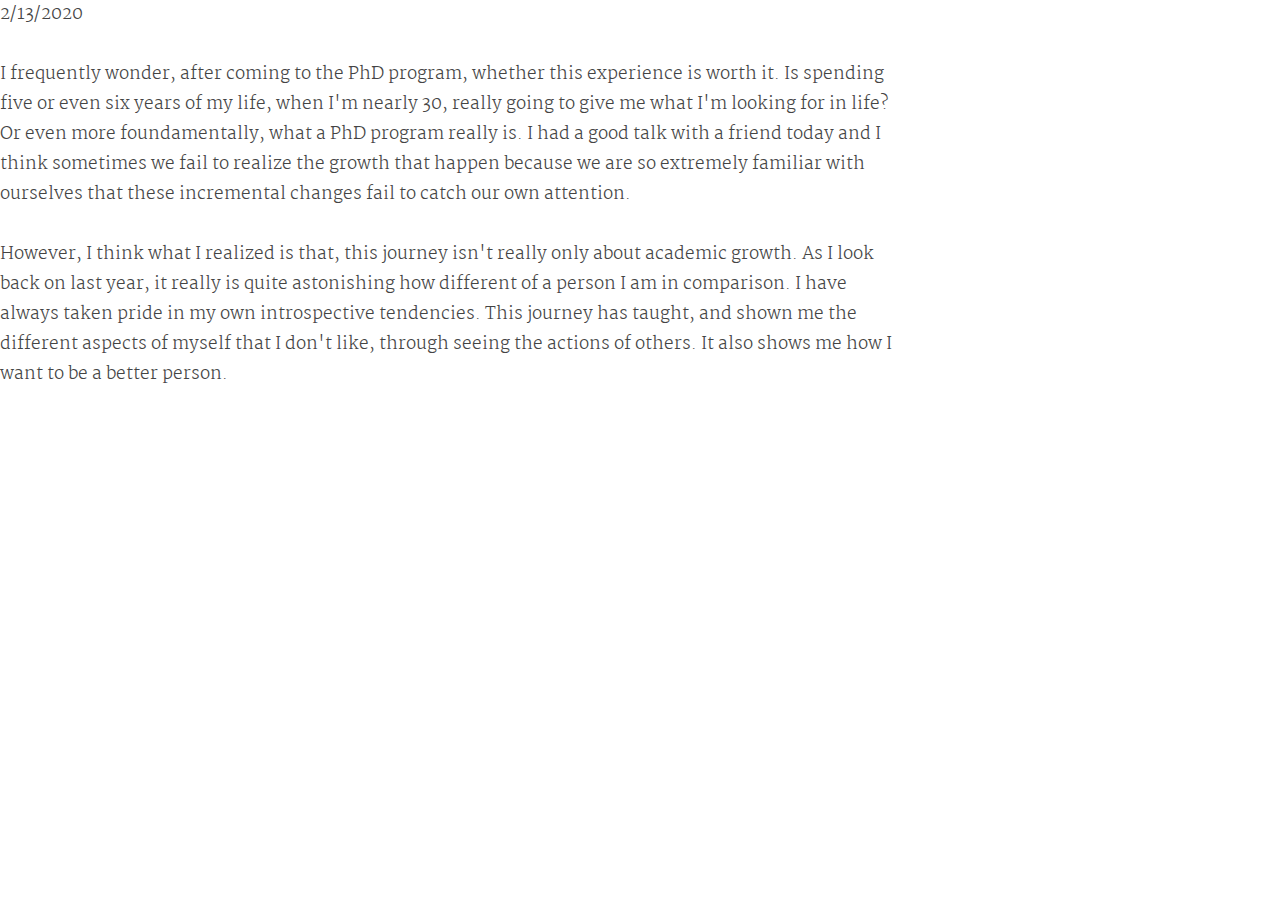
<file: thoughts.html>
<html lang="en">
	<head>
		<title>Tianying Chen</title>
		<meta charset="utf-8">
		<meta name="viewport" content="width=device-width, user-scalable=no, minimum-scale=1.0, maximum-scale=1.0">
		<meta property="og:image" content="img/logo.png">
		<meta property="og:site_name" content="Tianying Chen"/>
		<meta name="google-site-verification" content="mnjhsna61zhhLHf4VrMUMLwre2rlSBHry5UZ6XtT-uQ" />
		<link href='https://fonts.googleapis.com/css?family=Open+Sans:200,300,700,800,900|Martel+Sans:200,300,400,700,900|Martel:300,400,600,800' rel='stylesheet' type='text/css'>
		<link href='css/font-awesome.min.css' rel='stylesheet' type='text/css'>
		<script src="js/lib/jquery.min.js"></script>
		<!-- Css -->
		<link rel="stylesheet" href="css/grid/normalize.css" />
		<link rel="stylesheet" href="css/grid/skeleton.css" />
		<link rel="stylesheet" href="css/style.css" />
		<link rel=icon href="img/favicon.png" sizes="16x16" type="image/png">

	</head>
	<body style="width: 70vw;">
    <p>
      2/13/2020 <br><br>

      I frequently wonder, after coming to the PhD program, whether this experience is worth it. Is spending five or even six years of my life, when I'm nearly 30, really going to give me what I'm looking for in life? Or even more foundamentally, what a PhD program really is. I had a good talk with a friend today and I think sometimes we fail to realize the growth that happen because we are so extremely familiar with ourselves that these incremental changes fail to catch our own attention.
      <br><br>
      However, I think what I realized is that, this journey isn't really only about academic growth. As I look back on last year, it really is quite astonishing how different of a person I am in comparison. I have always taken pride in my own introspective tendencies. This journey has taught, and shown me the different aspects of myself that I don't like, through seeing the actions of others. It also shows me how I want to be a better person.

    </p>
  </body>
</html>
</file>
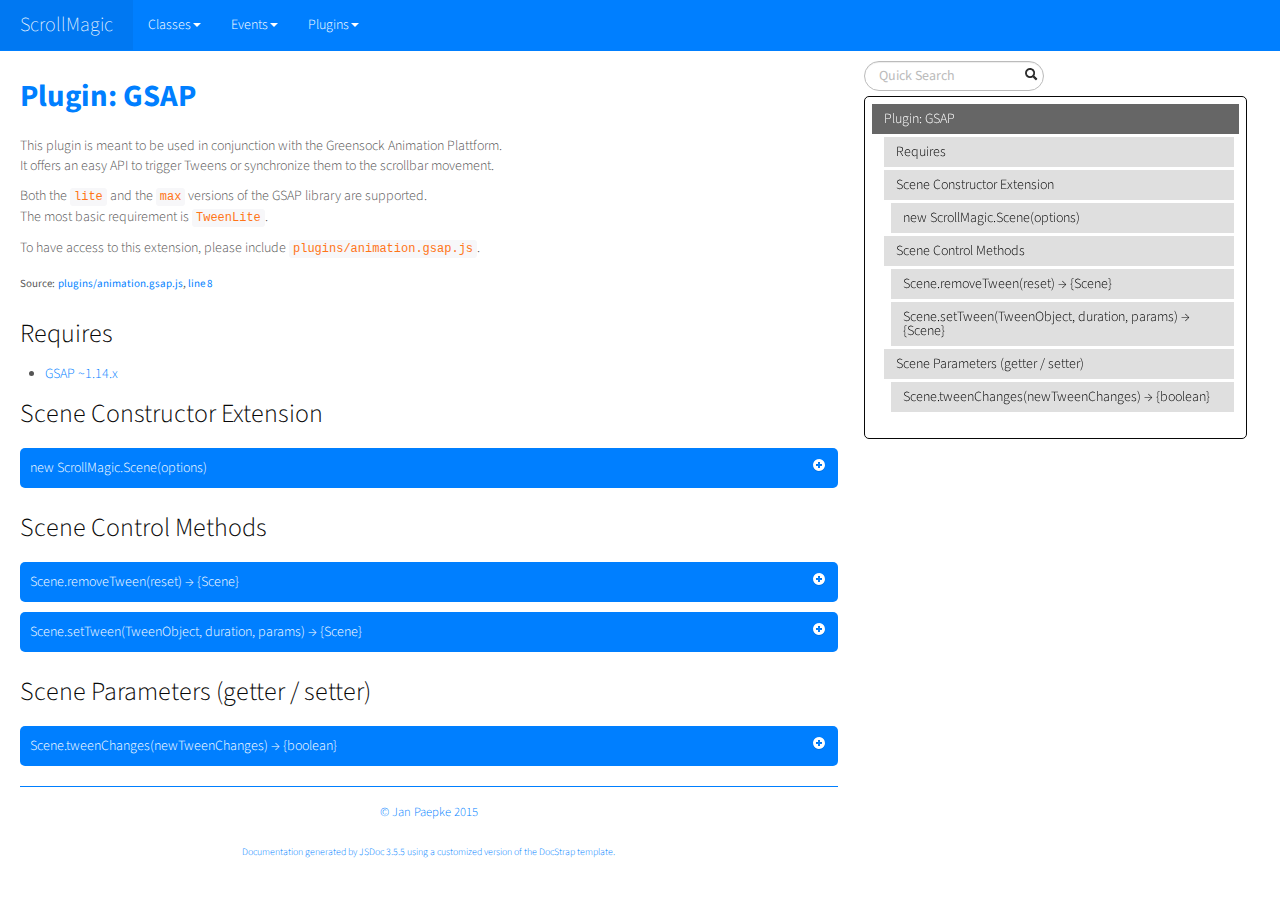
<file: js/janpaepke-ScrollMagic-1b717bf/docs/animation.GSAP.html>
<!DOCTYPE html>

<html lang="en">
<head>
	<meta charset="utf-8">
	<title>ScrollMagic Plugin: GSAP</title>
	
  <script src="scripts/prettify/prettify.js"> </script>
  <script src="scripts/prettify/lang-css.js"> </script>
	<!--[if lt IE 9]>
	<script src="//html5shiv.googlecode.com/svn/trunk/html5.js"></script>
	<![endif]-->
	<link type="text/css" rel="stylesheet" href="styles/sunlight.default.css">
	<link type="text/css" rel="stylesheet" href="styles/prettify-tomorrow.css">
	<link rel="shortcut icon" href="../assets/img/favicon.ico" type="image/x-icon">

	
	<link type="text/css" rel="stylesheet" href="styles/site.cosmo.css">
	
</head>

<body>
<div class="container-fluid">
	<div class="navbar navbar-fixed-top navbar-inverse">
		<div class="navbar-inner">
			<a class="brand" href="index.html">ScrollMagic</a>
			<ul class="nav">
				
				<li class="dropdown">
					<a href="classes.list.html" class="dropdown-toggle" data-toggle="dropdown">Classes<b
						class="caret"></b></a>

					<ul class="dropdown-menu ">
						
						<li>
							<a href="ScrollMagic.Controller.html">Controller</a>
						</li>
						
						<li>
							<a href="ScrollMagic.Scene.html">Scene</a>
						</li>
						

					</ul>
				</li>
				
				<li class="dropdown">
					<a href="events.list.html" class="dropdown-toggle" data-toggle="dropdown">Events<b
						class="caret"></b></a>

					<ul class="dropdown-menu ">
						
						<li>
							<a href="ScrollMagic.Scene.html#event:add">add</a>
						</li>
						
						<li>
							<a href="ScrollMagic.Scene.html#event:change">change</a>
						</li>
						
						<li>
							<a href="ScrollMagic.Scene.html#event:destroy">destroy</a>
						</li>
						
						<li>
							<a href="ScrollMagic.Scene.html#event:end">end</a>
						</li>
						
						<li>
							<a href="ScrollMagic.Scene.html#event:enter">enter</a>
						</li>
						
						<li>
							<a href="ScrollMagic.Scene.html#event:leave">leave</a>
						</li>
						
						<li>
							<a href="ScrollMagic.Scene.html#event:progress">progress</a>
						</li>
						
						<li>
							<a href="ScrollMagic.Scene.html#event:remove">remove</a>
						</li>
						
						<li>
							<a href="ScrollMagic.Scene.html#event:shift">shift</a>
						</li>
						
						<li>
							<a href="ScrollMagic.Scene.html#event:start">start</a>
						</li>
						
						<li>
							<a href="ScrollMagic.Scene.html#event:update">update</a>
						</li>
						

					</ul>
				</li>
				
				<li class="dropdown">
					<a href="mixins.list.html" class="dropdown-toggle" data-toggle="dropdown">Plugins<b
						class="caret"></b></a>

					<ul class="dropdown-menu ">
						
						<li>
							<a href="animation.GSAP.html">GSAP</a>
						</li>
						
						<li>
							<a href="animation.Velocity.html">Velocity</a>
						</li>
						
						<li>
							<a href="debug.addIndicators.html">addIndicators</a>
						</li>
						
						<li>
							<a href="framework.jQuery.html">jQuery</a>
						</li>
						

					</ul>
				</li>
				
			</ul>
		</div>
	</div>

	<div class="row-fluid">

		
		<div class="span8">
			
				<div id="main">
					


	<h1 class="page-title">
        Plugin: GSAP</h1>
    
<section>

<article>
    <div class="container-overview">
    

    
        
            <div class="description"><p>This plugin is meant to be used in conjunction with the Greensock Animation Plattform.<br>It offers an easy API to trigger Tweens or synchronize them to the scrollbar movement.</p>
<p>Both the <code>lite</code> and the <code>max</code> versions of the GSAP library are supported.<br>The most basic requirement is <code>TweenLite</code>.</p>
<p>To have access to this extension, please include <code>plugins/animation.gsap.js</code>.</p></div>
        

        
<dl class="details">
    

    

    

    

    

    

    

    

    

    
    <dt class="tag-source">Source:</dt>
    <dd class="tag-source"><ul class="dummy"><li>
        <a href="plugins_animation.gsap.js.html">plugins/animation.gsap.js</a>, <a href="plugins_animation.gsap.js.html#sunlight-1-line-8">line 8</a>
    </li></ul></dd>
    

    

    

    
</dl>


        
    
    </div>

    

    

    
        <h3 class="subsection-title">Requires</h3>

        <ul>
            <li><a href="http://greensock.com/gsap">GSAP ~1.14.x</a></li>
        </ul>
    

    

    

    

    
        <h3 class="subsection-title">Scene Constructor Extension</h3>

        <dl>
            
<dt>
    <h4 class="name" id="newScrollMagic.Sceneoptions"><span class="type-signature"></span>new ScrollMagic.Scene<span class="signature">(<span class="optional">options</span>)</span><span class="type-signature"></span></h4>
    
    
</dt>
<dd>
    
    
    <div class="description">
        <p>Every instance of ScrollMagic.Scene now accepts an additional option.<br>See <a href="ScrollMagic.Scene.html"><code>ScrollMagic.Scene</code></a> for a complete list of the standard options.</p>
    </div>
    

    
    
    
    
    
        <h5>Parameters:</h5>
        

<table class="params table table-striped">
    <thead>
	<tr>
		
		<th>Name</th>
		

		<th>Type</th>

		
		<th>Argument</th>
		

		

		<th class="last">Description</th>
	</tr>
	</thead>

	<tbody>
	

        <tr>
            
                <td class="name"><code>options</code></td>
            

            <td class="type">
            
                
<span class="param-type">object</span>


            
            </td>

            
                <td class="attributes">
                
                    &lt;optional><br>
                

                

                
                </td>
            

            

            <td class="description last"><p>Options for the Scene. The options can be updated at any time.</p>
                <h6>Properties</h6>
                

<table class="params table table-striped">
    <thead>
	<tr>
		
		<th>Name</th>
		

		<th>Type</th>

		
		<th>Argument</th>
		

		
		<th>Default</th>
		

		<th class="last">Description</th>
	</tr>
	</thead>

	<tbody>
	

        <tr>
            
                <td class="name"><code>tweenChanges</code></td>
            

            <td class="type">
            
                
<span class="param-type">boolean</span>


            
            </td>

            
                <td class="attributes">
                
                    &lt;optional><br>
                

                

                
                </td>
            

            
                <td class="default">
                
                    false
                
                </td>
            

            <td class="description last"><p>Tweens Animation to the progress target instead of setting it.<br>                                                       Does not affect animations where duration is <code>0</code>.</p></td>
        </tr>

	
	</tbody>
</table>

            </td>
        </tr>

	
	</tbody>
</table>

    
    
    
<dl class="details">
    

    

    

    

    

    

    

    

    

    
    <dt class="tag-source">Source:</dt>
    <dd class="tag-source"><ul class="dummy"><li>
        <a href="plugins_animation.gsap.js.html">plugins/animation.gsap.js</a>, <a href="plugins_animation.gsap.js.html#sunlight-1-line-53">line 53</a>
    </li></ul></dd>
    

    

    

    
</dl>

    
    

    

    
    
    
    
    
    
    
        <h5>Example</h5>
        
    <pre class="sunlight-highlight-javascript">var scene = new ScrollMagic.Scene({tweenChanges: true});</pre>


    
</dd>

        </dl>
    
        <h3 class="subsection-title">Scene Control Methods</h3>

        <dl>
            
<dt>
    <h4 class="name" id="Scene.removeTween"><span class="type-signature"></span>Scene.removeTween<span class="signature">(<span class="optional">reset</span>)</span><span class="type-signature"> &rarr; {Scene}</span></h4>
    
    
</dt>
<dd>
    
    
    <div class="description">
        <p>Remove the tween from the scene.<br>This will terminate the control of the Scene over the tween.</p>
<p>Using the reset option you can decide if the tween should remain in the current state or be rewound to set the target elements back to the state they were in before the tween was added to the scene.</p>
    </div>
    

    
    
    
    
    
        <h5>Parameters:</h5>
        

<table class="params table table-striped">
    <thead>
	<tr>
		
		<th>Name</th>
		

		<th>Type</th>

		
		<th>Argument</th>
		

		
		<th>Default</th>
		

		<th class="last">Description</th>
	</tr>
	</thead>

	<tbody>
	

        <tr>
            
                <td class="name"><code>reset</code></td>
            

            <td class="type">
            
                
<span class="param-type">boolean</span>


            
            </td>

            
                <td class="attributes">
                
                    &lt;optional><br>
                

                

                
                </td>
            

            
                <td class="default">
                
                    false
                
                </td>
            

            <td class="description last"><p>If <code>true</code> the tween will be reset to its initial values.</p></td>
        </tr>

	
	</tbody>
</table>

    
    
    
<dl class="details">
    

    

    

    

    

    

    

    

    

    
    <dt class="tag-source">Source:</dt>
    <dd class="tag-source"><ul class="dummy"><li>
        <a href="plugins_animation.gsap.js.html">plugins/animation.gsap.js</a>, <a href="plugins_animation.gsap.js.html#sunlight-1-line-293">line 293</a>
    </li></ul></dd>
    

    

    

    
</dl>

    
    

    

    
    
    
    
    
    <h5>Returns:</h5>
    
            
<div class="param-desc tag-returns">
    <p>Parent object for chaining.</p>

	{
<span class="param-type">Scene</span>

}

</div>


        
    
    
        <h5>Example</h5>
        
    <pre class="sunlight-highlight-javascript">// remove the tween from the scene without resetting it
scene.removeTween();

// remove the tween from the scene and reset it to initial position
scene.removeTween(true);</pre>


    
</dd>

        
            
<dt>
    <h4 class="name" id="Scene.setTween"><span class="type-signature"></span>Scene.setTween<span class="signature">(TweenObject, duration, params)</span><span class="type-signature"> &rarr; {Scene}</span></h4>
    
    
</dt>
<dd>
    
    
    <div class="description">
        <p>Add a tween to the scene.<br>If you want to add multiple tweens, add them into a GSAP Timeline object and supply it instead (see example below).  </p>
<p>If the scene has a duration, the tween's duration will be projected to the scroll distance of the scene, meaning its progress will be synced to scrollbar movement.<br>For a scene with a duration of <code>0</code>, the tween will be triggered when scrolling forward past the scene's trigger position and reversed, when scrolling back.<br>To gain better understanding, check out the <a href="../examples/basic/simple_tweening.html">Simple Tweening example</a>.</p>
<p>Instead of supplying a tween this method can also be used as a shorthand for <code>TweenMax.to()</code> (see example below).</p>
    </div>
    

    
    
    
    
    
        <h5>Parameters:</h5>
        

<table class="params table table-striped">
    <thead>
	<tr>
		
		<th>Name</th>
		

		<th>Type</th>

		

		

		<th class="last">Description</th>
	</tr>
	</thead>

	<tbody>
	

        <tr>
            
                <td class="name"><code>TweenObject</code></td>
            

            <td class="type">
            
                
<span class="param-type">object</span>
|

<span class="param-type">string</span>


            
            </td>

            

            

            <td class="description last"><p>A TweenMax, TweenLite, TimelineMax or TimelineLite object that should be animated in the scene. Can also be a Dom Element or Selector, when using direct tween definition (see examples).</p></td>
        </tr>

	

        <tr>
            
                <td class="name"><code>duration</code></td>
            

            <td class="type">
            
                
<span class="param-type">number</span>
|

<span class="param-type">object</span>


            
            </td>

            

            

            <td class="description last"><p>A duration for the tween, or tween parameters. If an object containing parameters are supplied, a default duration of 1 will be used.</p></td>
        </tr>

	

        <tr>
            
                <td class="name"><code>params</code></td>
            

            <td class="type">
            
                
<span class="param-type">object</span>


            
            </td>

            

            

            <td class="description last"><p>The parameters for the tween</p></td>
        </tr>

	
	</tbody>
</table>

    
    
    
<dl class="details">
    

    

    

    

    

    

    

    

    

    
    <dt class="tag-source">Source:</dt>
    <dd class="tag-source"><ul class="dummy"><li>
        <a href="plugins_animation.gsap.js.html">plugins/animation.gsap.js</a>, <a href="plugins_animation.gsap.js.html#sunlight-1-line-193">line 193</a>
    </li></ul></dd>
    

    

    

    
</dl>

    
    

    

    
    
    
    
    
    <h5>Returns:</h5>
    
            
<div class="param-desc tag-returns">
    <p>Parent object for chaining.</p>

	{
<span class="param-type">Scene</span>

}

</div>


        
    
    
        <h5>Example</h5>
        
    <pre class="sunlight-highlight-javascript">// add a single tween directly
scene.setTween(TweenMax.to("obj"), 1, {x: 100});

// add a single tween via variable
var tween = TweenMax.to("obj"), 1, {x: 100};
scene.setTween(tween);

// add multiple tweens, wrapped in a timeline.
var timeline = new TimelineMax();
var tween1 = TweenMax.from("obj1", 1, {x: 100});
var tween2 = TweenMax.to("obj2", 1, {y: 100});
timeline
		.add(tween1)
		.add(tween2);
scene.addTween(timeline);

// short hand to add a TweenMax.to() tween
scene.setTween("obj3", 0.5, {y: 100});

// short hand to add a TweenMax.to() tween for 1 second
// this is useful, when the scene has a duration and the tween duration isn't important anyway
scene.setTween("obj3", {y: 100});</pre>


    
</dd>

        </dl>
    
        <h3 class="subsection-title">Scene Parameters (getter / setter)</h3>

        <dl>
            
<dt>
    <h4 class="name" id="Scene.tweenChanges"><span class="type-signature"></span>Scene.tweenChanges<span class="signature">(<span class="optional">newTweenChanges</span>)</span><span class="type-signature"> &rarr; {boolean}</span></h4>
    
    
</dt>
<dd>
    
    
    <div class="description">
        <p><strong>Get</strong> or <strong>Set</strong> the tweenChanges option value.<br>This only affects scenes with a duration. If <code>tweenChanges</code> is <code>true</code>, the progress update when scrolling will not be immediate, but instead the animation will smoothly animate to the target state.<br>For a better understanding, try enabling and disabling this option in the <a href="../examples/basic/scene_manipulation.html">Scene Manipulation Example</a>.</p>
    </div>
    

    
    
    
    
    
        <h5>Parameters:</h5>
        

<table class="params table table-striped">
    <thead>
	<tr>
		
		<th>Name</th>
		

		<th>Type</th>

		
		<th>Argument</th>
		

		

		<th class="last">Description</th>
	</tr>
	</thead>

	<tbody>
	

        <tr>
            
                <td class="name"><code>newTweenChanges</code></td>
            

            <td class="type">
            
                
<span class="param-type">boolean</span>


            
            </td>

            
                <td class="attributes">
                
                    &lt;optional><br>
                

                

                
                </td>
            

            

            <td class="description last"><p>The new tweenChanges setting of the scene.</p></td>
        </tr>

	
	</tbody>
</table>

    
    
    
<dl class="details">
    

    

    

    

    

    

    

    

    

    
    <dt class="tag-source">Source:</dt>
    <dd class="tag-source"><ul class="dummy"><li>
        <a href="plugins_animation.gsap.js.html">plugins/animation.gsap.js</a>, <a href="plugins_animation.gsap.js.html#sunlight-1-line-65">line 65</a>
    </li></ul></dd>
    

    

    

    
</dl>

    
    
    <h5>Fires:</h5>
    <ul>
        <li><code>Scene.change</code>,event: when used as setter</li>
    </ul>
    

    

    
    
    
    
    
    <h5>Returns:</h5>
    <ul>
            <li>
<div class="param-desc tag-returns">
    <p><code>get</code> -  Current tweenChanges option value.</p>

	{
<span class="param-type">boolean</span>

}

</div>

</li>
        
            <li>
<div class="param-desc tag-returns">
    <p><code>set</code> -  Parent object for chaining.</p>

	{
<span class="param-type">Scene</span>

}

</div>

</li>
        </ul>
    
    
        <h5>Example</h5>
        
    <pre class="sunlight-highlight-javascript">// get the current tweenChanges option
var tweenChanges = scene.tweenChanges();

// set new tweenChanges option
scene.tweenChanges(true);</pre>


    
</dd>

        </dl>
    

    

    
</article>

</section>




				</div>

				<div class="clearfix"></div>
				<footer>
					
					
		<span class="copyright">
		© Jan Paepke 2015
		</span>
					<br />
					
		<span class="jsdoc-message">
		Documentation generated by <a href="https://github.com/jsdoc3/jsdoc" target="_blank">JSDoc 3.5.5</a>
		using a customized version of the <a href="https://github.com/terryweiss/docstrap" target="_blank">DocStrap template</a>.
		</span>
				</footer>
			</div>

			
			<div class="span3">
				<div id="toc"></div>
			</div>
			
			<br clear="both">
		</div>

	</div>
	<script src="scripts/sunlight.js"></script>
	<script src="scripts/sunlight.javascript.js"></script>
	<script src="scripts/sunlight-plugin.doclinks.js"></script>
	<script src="scripts/sunlight-plugin.linenumbers.js"></script>
	<script src="scripts/sunlight-plugin.menu.js"></script>
	<script src="scripts/jquery.min.js"></script>
	<script src="scripts/jquery.scrollTo.js"></script>
	<script src="scripts/jquery.localScroll.js"></script>
	<script src="scripts/bootstrap-dropdown.js"></script>
	<script src="scripts/toc.js"></script>

	<script> prettyPrint(); </script>
	<script>  Sunlight.highlightAll({lineNumbers:true,  showMenu: true, enableDoclinks :true}); </script>

	<script>
		function openDeeplinkedElement (skipAni) {
			try {
				$("dt h4.member-collapsed").filter(window.location.hash.substring(1).replace(":", "\\:")).trigger("click", skipAni);
			} catch (e) {
				console.warn("ah ah ah! :p");
			}
		}
		$( function () {
			$( "#toc" ).toc( {
			    anchorName  : function(i, heading, prefix) {
					return $(heading).attr("id") || ( prefix + i );
				},
				selectors   : "h1:visible,h2:visible,h3:visible,h4:visible",
				onScrollFinish : openDeeplinkedElement,
				highlightOffset : 10,
				scrollOffset: 60
			} );
			$( "#toc>ul" ).addClass( "nav nav-pills nav-stacked" );
			$( "#main span[id^='toc']" ).addClass( "toc-shim" );

		} );
	</script>

	
	<script>
		$( function () {
			// $('#main').localScroll({
			// 	offset: { top: 56 } //offset by the height of your header (give or take a few px, see what works for you)
			// });
			// workaround for anchors below header...
			window.setTimeout(function () {
				$(document).scrollTop($(document).scrollTop()-60);
			}, 1)
			
			var hash = window.location.hash.substring(1).replace(":", "\\:");
			$( "dt h4.name" ).each( function () {
				var $this = $( this );
				var icon = $( "<i/>" ).addClass( "icon-plus-sign" ).addClass( "pull-right" ).addClass( "icon-white" );
				var dt = $this.parents( "dt" );
				var children = dt.next( "dd" );

				$this.append( icon ).css( {cursor : "pointer"} );
				$this.addClass( "member-collapsed" ).addClass( "member" );
				if (hash != $this.attr("id")) {
					children.hide();
				}
				$this.toggle( function (e, skipAni) {
					var scrollPos = $(document).scrollTop();
					window.location.hash = $(this).attr("id");
					$(document).scrollTop(scrollPos);
					icon.addClass( "icon-minus-sign" ).removeClass( "icon-plus-sign" ).removeClass( "icon-white" );
					$this.addClass( "member-open" ).removeClass( "member-collapsed" );
					children.slideDown(skipAni ? 0 : undefined);
				}, function () {
					icon.addClass( "icon-plus-sign" ).removeClass( "icon-minus-sign" ).addClass( "icon-white" );
					$this.addClass( "member-collapsed" ).removeClass( "member-open" );
					children.slideUp();
				} );
			} );
			// open if deeplinked
			if (hash.length > 0)
				openDeeplinkedElement(true);
		} );
	</script>
	

	<script type="text/javascript" src="../assets/js/tracking.js"></script>
</body>
</html>
</file>
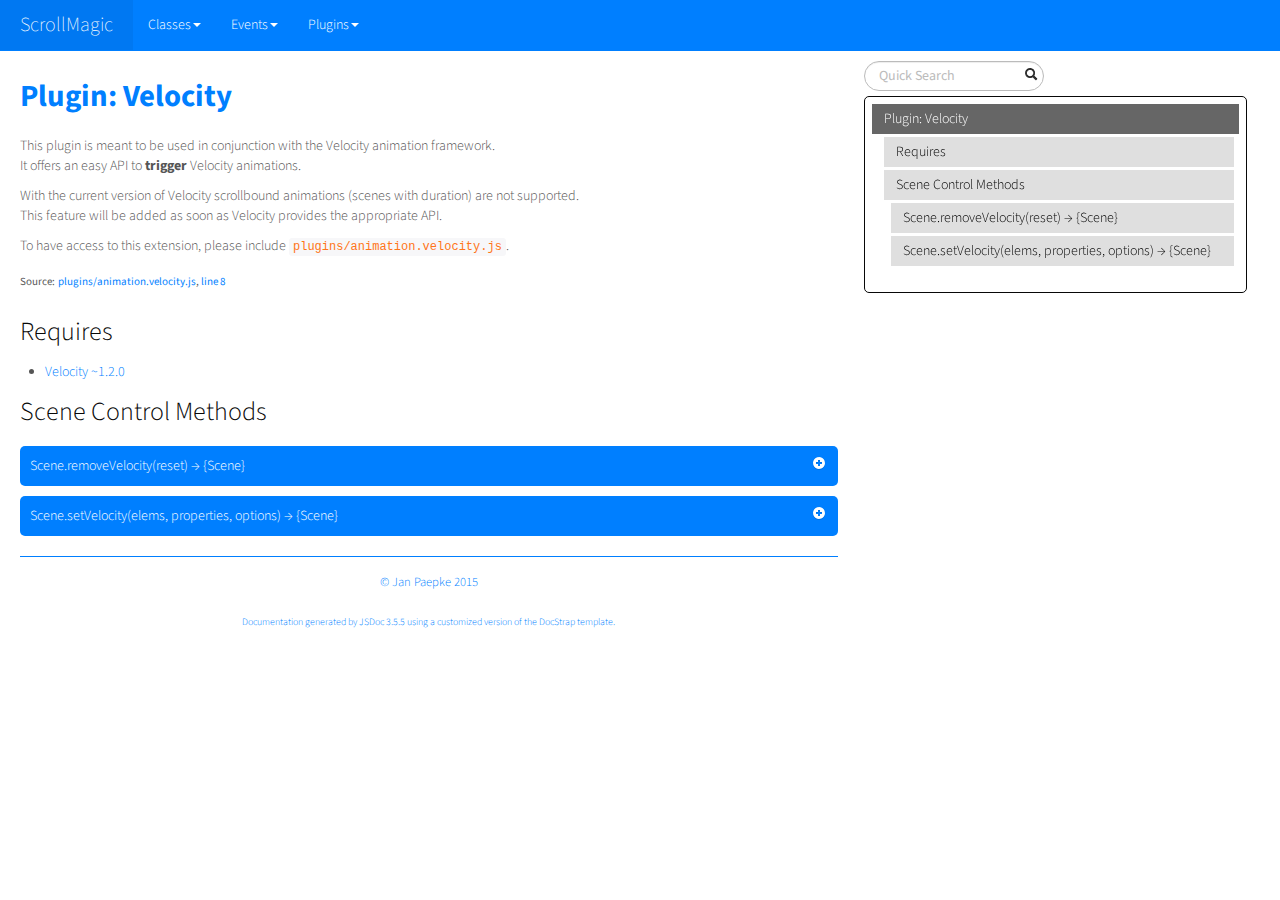
<file: js/janpaepke-ScrollMagic-1b717bf/docs/animation.Velocity.html>
<!DOCTYPE html>

<html lang="en">
<head>
	<meta charset="utf-8">
	<title>ScrollMagic Plugin: Velocity</title>
	
  <script src="scripts/prettify/prettify.js"> </script>
  <script src="scripts/prettify/lang-css.js"> </script>
	<!--[if lt IE 9]>
	<script src="//html5shiv.googlecode.com/svn/trunk/html5.js"></script>
	<![endif]-->
	<link type="text/css" rel="stylesheet" href="styles/sunlight.default.css">
	<link type="text/css" rel="stylesheet" href="styles/prettify-tomorrow.css">
	<link rel="shortcut icon" href="../assets/img/favicon.ico" type="image/x-icon">

	
	<link type="text/css" rel="stylesheet" href="styles/site.cosmo.css">
	
</head>

<body>
<div class="container-fluid">
	<div class="navbar navbar-fixed-top navbar-inverse">
		<div class="navbar-inner">
			<a class="brand" href="index.html">ScrollMagic</a>
			<ul class="nav">
				
				<li class="dropdown">
					<a href="classes.list.html" class="dropdown-toggle" data-toggle="dropdown">Classes<b
						class="caret"></b></a>

					<ul class="dropdown-menu ">
						
						<li>
							<a href="ScrollMagic.Controller.html">Controller</a>
						</li>
						
						<li>
							<a href="ScrollMagic.Scene.html">Scene</a>
						</li>
						

					</ul>
				</li>
				
				<li class="dropdown">
					<a href="events.list.html" class="dropdown-toggle" data-toggle="dropdown">Events<b
						class="caret"></b></a>

					<ul class="dropdown-menu ">
						
						<li>
							<a href="ScrollMagic.Scene.html#event:add">add</a>
						</li>
						
						<li>
							<a href="ScrollMagic.Scene.html#event:change">change</a>
						</li>
						
						<li>
							<a href="ScrollMagic.Scene.html#event:destroy">destroy</a>
						</li>
						
						<li>
							<a href="ScrollMagic.Scene.html#event:end">end</a>
						</li>
						
						<li>
							<a href="ScrollMagic.Scene.html#event:enter">enter</a>
						</li>
						
						<li>
							<a href="ScrollMagic.Scene.html#event:leave">leave</a>
						</li>
						
						<li>
							<a href="ScrollMagic.Scene.html#event:progress">progress</a>
						</li>
						
						<li>
							<a href="ScrollMagic.Scene.html#event:remove">remove</a>
						</li>
						
						<li>
							<a href="ScrollMagic.Scene.html#event:shift">shift</a>
						</li>
						
						<li>
							<a href="ScrollMagic.Scene.html#event:start">start</a>
						</li>
						
						<li>
							<a href="ScrollMagic.Scene.html#event:update">update</a>
						</li>
						

					</ul>
				</li>
				
				<li class="dropdown">
					<a href="mixins.list.html" class="dropdown-toggle" data-toggle="dropdown">Plugins<b
						class="caret"></b></a>

					<ul class="dropdown-menu ">
						
						<li>
							<a href="animation.GSAP.html">GSAP</a>
						</li>
						
						<li>
							<a href="animation.Velocity.html">Velocity</a>
						</li>
						
						<li>
							<a href="debug.addIndicators.html">addIndicators</a>
						</li>
						
						<li>
							<a href="framework.jQuery.html">jQuery</a>
						</li>
						

					</ul>
				</li>
				
			</ul>
		</div>
	</div>

	<div class="row-fluid">

		
		<div class="span8">
			
				<div id="main">
					


	<h1 class="page-title">
        Plugin: Velocity</h1>
    
<section>

<article>
    <div class="container-overview">
    

    
        
            <div class="description"><p>This plugin is meant to be used in conjunction with the Velocity animation framework.<br>It offers an easy API to <strong>trigger</strong> Velocity animations.</p>
<p>With the current version of Velocity scrollbound animations (scenes with duration) are not supported.<br>This feature will be added as soon as Velocity provides the appropriate API.</p>
<p>To have access to this extension, please include <code>plugins/animation.velocity.js</code>.</p></div>
        

        
<dl class="details">
    

    

    

    

    

    

    

    

    

    
    <dt class="tag-source">Source:</dt>
    <dd class="tag-source"><ul class="dummy"><li>
        <a href="plugins_animation.velocity.js.html">plugins/animation.velocity.js</a>, <a href="plugins_animation.velocity.js.html#sunlight-1-line-8">line 8</a>
    </li></ul></dd>
    

    

    

    
</dl>


        
    
    </div>

    

    

    
        <h3 class="subsection-title">Requires</h3>

        <ul>
            <li><a href="http://julian.com/research/velocity/">Velocity ~1.2.0</a></li>
        </ul>
    

    

    

    

    
        <h3 class="subsection-title">Scene Control Methods</h3>

        <dl>
            
<dt>
    <h4 class="name" id="Scene.removeVelocity"><span class="type-signature"></span>Scene.removeVelocity<span class="signature">(<span class="optional">reset</span>)</span><span class="type-signature"> &rarr; {Scene}</span></h4>
    
    
</dt>
<dd>
    
    
    <div class="description">
        <p>Remove the animation from the scene.<br>This will stop the scene from triggering the animation.</p>
<p>Using the reset option you can decide if the animation should remain in the current state or be rewound to set the target elements back to the state they were in before the animation was added to the scene.</p>
    </div>
    

    
    
    
    
    
        <h5>Parameters:</h5>
        

<table class="params table table-striped">
    <thead>
	<tr>
		
		<th>Name</th>
		

		<th>Type</th>

		
		<th>Argument</th>
		

		
		<th>Default</th>
		

		<th class="last">Description</th>
	</tr>
	</thead>

	<tbody>
	

        <tr>
            
                <td class="name"><code>reset</code></td>
            

            <td class="type">
            
                
<span class="param-type">boolean</span>


            
            </td>

            
                <td class="attributes">
                
                    &lt;optional><br>
                

                

                
                </td>
            

            
                <td class="default">
                
                    false
                
                </td>
            

            <td class="description last"><p>If <code>true</code> the animation will rewound.</p></td>
        </tr>

	
	</tbody>
</table>

    
    
    
<dl class="details">
    

    

    

    

    

    

    

    

    

    
    <dt class="tag-source">Source:</dt>
    <dd class="tag-source"><ul class="dummy"><li>
        <a href="plugins_animation.velocity.js.html">plugins/animation.velocity.js</a>, <a href="plugins_animation.velocity.js.html#sunlight-1-line-207">line 207</a>
    </li></ul></dd>
    

    

    

    
</dl>

    
    

    

    
    
    
    
    
    <h5>Returns:</h5>
    
            
<div class="param-desc tag-returns">
    <p>Parent object for chaining.</p>

	{
<span class="param-type">Scene</span>

}

</div>


        
    
    
        <h5>Example</h5>
        
    <pre class="sunlight-highlight-javascript">// remove the animation from the scene without resetting it
scene.removeVelocity();

// remove the animation from the scene and reset the elements to initial state
scene.removeVelocity(true);</pre>


    
</dd>

        
            
<dt>
    <h4 class="name" id="Scene.setVelocity"><span class="type-signature"></span>Scene.setVelocity<span class="signature">(elems, properties, options)</span><span class="type-signature"> &rarr; {Scene}</span></h4>
    
    
</dt>
<dd>
    
    
    <div class="description">
        <p>Add a Velocity animation to the scene.<br>The method accepts the same parameters as Velocity, with the first parameter being the target element.</p>
<p>To gain better understanding, check out the <a href="../examples/basic/simple_velocity.html">Velocity example</a>.</p>
    </div>
    

    
    
    
    
    
        <h5>Parameters:</h5>
        

<table class="params table table-striped">
    <thead>
	<tr>
		
		<th>Name</th>
		

		<th>Type</th>

		

		

		<th class="last">Description</th>
	</tr>
	</thead>

	<tbody>
	

        <tr>
            
                <td class="name"><code>elems</code></td>
            

            <td class="type">
            
                
<span class="param-type">object</span>
|

<span class="param-type">string</span>


            
            </td>

            

            

            <td class="description last"><p>One or more Dom Elements or a Selector that should be used as the target of the animation.</p></td>
        </tr>

	

        <tr>
            
                <td class="name"><code>properties</code></td>
            

            <td class="type">
            
                
<span class="param-type">object</span>


            
            </td>

            

            

            <td class="description last"><p>The CSS properties that should be animated.</p></td>
        </tr>

	

        <tr>
            
                <td class="name"><code>options</code></td>
            

            <td class="type">
            
                
<span class="param-type">object</span>


            
            </td>

            

            

            <td class="description last"><p>Options for the animation, like duration or easing.</p></td>
        </tr>

	
	</tbody>
</table>

    
    
    
<dl class="details">
    

    

    

    

    

    

    

    

    

    
    <dt class="tag-source">Source:</dt>
    <dd class="tag-source"><ul class="dummy"><li>
        <a href="plugins_animation.velocity.js.html">plugins/animation.velocity.js</a>, <a href="plugins_animation.velocity.js.html#sunlight-1-line-154">line 154</a>
    </li></ul></dd>
    

    

    

    
</dl>

    
    

    

    
    
    
    
    
    <h5>Returns:</h5>
    
            
<div class="param-desc tag-returns">
    <p>Parent object for chaining.</p>

	{
<span class="param-type">Scene</span>

}

</div>


        
    
    
        <h5>Example</h5>
        
    <pre class="sunlight-highlight-javascript">// trigger a Velocity animation
scene.setVelocity("#myElement", {opacity: 0.5}, {duration: 1000, easing: "linear"});</pre>


    
</dd>

        </dl>
    

    

    
</article>

</section>




				</div>

				<div class="clearfix"></div>
				<footer>
					
					
		<span class="copyright">
		© Jan Paepke 2015
		</span>
					<br />
					
		<span class="jsdoc-message">
		Documentation generated by <a href="https://github.com/jsdoc3/jsdoc" target="_blank">JSDoc 3.5.5</a>
		using a customized version of the <a href="https://github.com/terryweiss/docstrap" target="_blank">DocStrap template</a>.
		</span>
				</footer>
			</div>

			
			<div class="span3">
				<div id="toc"></div>
			</div>
			
			<br clear="both">
		</div>

	</div>
	<script src="scripts/sunlight.js"></script>
	<script src="scripts/sunlight.javascript.js"></script>
	<script src="scripts/sunlight-plugin.doclinks.js"></script>
	<script src="scripts/sunlight-plugin.linenumbers.js"></script>
	<script src="scripts/sunlight-plugin.menu.js"></script>
	<script src="scripts/jquery.min.js"></script>
	<script src="scripts/jquery.scrollTo.js"></script>
	<script src="scripts/jquery.localScroll.js"></script>
	<script src="scripts/bootstrap-dropdown.js"></script>
	<script src="scripts/toc.js"></script>

	<script> prettyPrint(); </script>
	<script>  Sunlight.highlightAll({lineNumbers:true,  showMenu: true, enableDoclinks :true}); </script>

	<script>
		function openDeeplinkedElement (skipAni) {
			try {
				$("dt h4.member-collapsed").filter(window.location.hash.substring(1).replace(":", "\\:")).trigger("click", skipAni);
			} catch (e) {
				console.warn("ah ah ah! :p");
			}
		}
		$( function () {
			$( "#toc" ).toc( {
			    anchorName  : function(i, heading, prefix) {
					return $(heading).attr("id") || ( prefix + i );
				},
				selectors   : "h1:visible,h2:visible,h3:visible,h4:visible",
				onScrollFinish : openDeeplinkedElement,
				highlightOffset : 10,
				scrollOffset: 60
			} );
			$( "#toc>ul" ).addClass( "nav nav-pills nav-stacked" );
			$( "#main span[id^='toc']" ).addClass( "toc-shim" );

		} );
	</script>

	
	<script>
		$( function () {
			// $('#main').localScroll({
			// 	offset: { top: 56 } //offset by the height of your header (give or take a few px, see what works for you)
			// });
			// workaround for anchors below header...
			window.setTimeout(function () {
				$(document).scrollTop($(document).scrollTop()-60);
			}, 1)
			
			var hash = window.location.hash.substring(1).replace(":", "\\:");
			$( "dt h4.name" ).each( function () {
				var $this = $( this );
				var icon = $( "<i/>" ).addClass( "icon-plus-sign" ).addClass( "pull-right" ).addClass( "icon-white" );
				var dt = $this.parents( "dt" );
				var children = dt.next( "dd" );

				$this.append( icon ).css( {cursor : "pointer"} );
				$this.addClass( "member-collapsed" ).addClass( "member" );
				if (hash != $this.attr("id")) {
					children.hide();
				}
				$this.toggle( function (e, skipAni) {
					var scrollPos = $(document).scrollTop();
					window.location.hash = $(this).attr("id");
					$(document).scrollTop(scrollPos);
					icon.addClass( "icon-minus-sign" ).removeClass( "icon-plus-sign" ).removeClass( "icon-white" );
					$this.addClass( "member-open" ).removeClass( "member-collapsed" );
					children.slideDown(skipAni ? 0 : undefined);
				}, function () {
					icon.addClass( "icon-plus-sign" ).removeClass( "icon-minus-sign" ).addClass( "icon-white" );
					$this.addClass( "member-collapsed" ).removeClass( "member-open" );
					children.slideUp();
				} );
			} );
			// open if deeplinked
			if (hash.length > 0)
				openDeeplinkedElement(true);
		} );
	</script>
	

	<script type="text/javascript" src="../assets/js/tracking.js"></script>
</body>
</html>
</file>
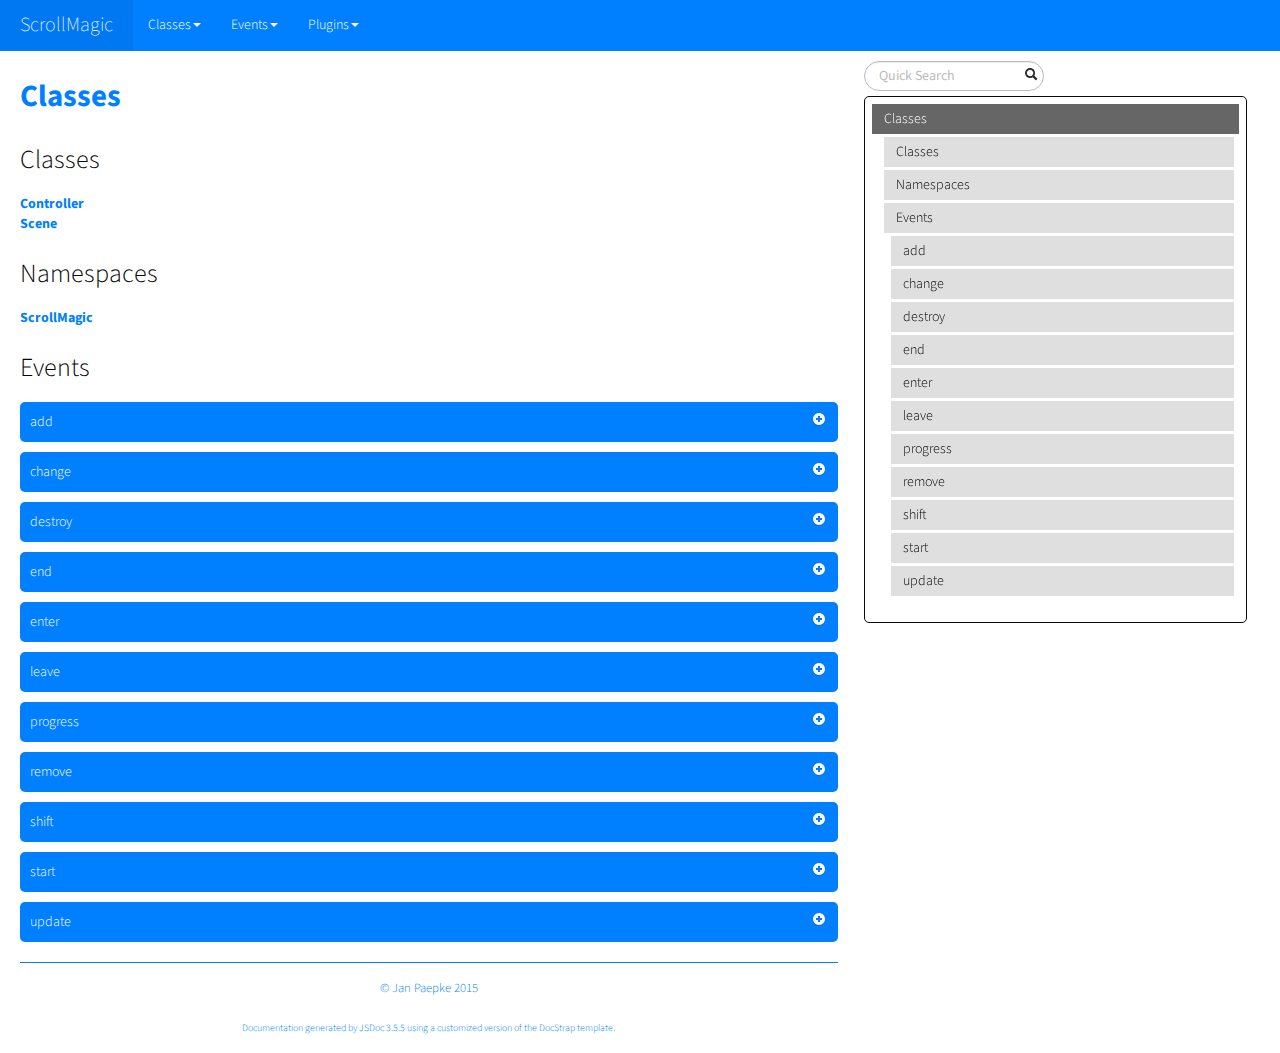
<file: js/janpaepke-ScrollMagic-1b717bf/docs/classes.list.html>
<!DOCTYPE html>

<html lang="en">
<head>
	<meta charset="utf-8">
	<title>ScrollMagic Classes</title>
	
  <script src="scripts/prettify/prettify.js"> </script>
  <script src="scripts/prettify/lang-css.js"> </script>
	<!--[if lt IE 9]>
	<script src="//html5shiv.googlecode.com/svn/trunk/html5.js"></script>
	<![endif]-->
	<link type="text/css" rel="stylesheet" href="styles/sunlight.default.css">
	<link type="text/css" rel="stylesheet" href="styles/prettify-tomorrow.css">
	<link rel="shortcut icon" href="../assets/img/favicon.ico" type="image/x-icon">

	
	<link type="text/css" rel="stylesheet" href="styles/site.cosmo.css">
	
</head>

<body>
<div class="container-fluid">
	<div class="navbar navbar-fixed-top navbar-inverse">
		<div class="navbar-inner">
			<a class="brand" href="index.html">ScrollMagic</a>
			<ul class="nav">
				
				<li class="dropdown">
					<a href="classes.list.html" class="dropdown-toggle" data-toggle="dropdown">Classes<b
						class="caret"></b></a>

					<ul class="dropdown-menu ">
						
						<li>
							<a href="ScrollMagic.Controller.html">Controller</a>
						</li>
						
						<li>
							<a href="ScrollMagic.Scene.html">Scene</a>
						</li>
						

					</ul>
				</li>
				
				<li class="dropdown">
					<a href="events.list.html" class="dropdown-toggle" data-toggle="dropdown">Events<b
						class="caret"></b></a>

					<ul class="dropdown-menu ">
						
						<li>
							<a href="ScrollMagic.Scene.html#event:add">add</a>
						</li>
						
						<li>
							<a href="ScrollMagic.Scene.html#event:change">change</a>
						</li>
						
						<li>
							<a href="ScrollMagic.Scene.html#event:destroy">destroy</a>
						</li>
						
						<li>
							<a href="ScrollMagic.Scene.html#event:end">end</a>
						</li>
						
						<li>
							<a href="ScrollMagic.Scene.html#event:enter">enter</a>
						</li>
						
						<li>
							<a href="ScrollMagic.Scene.html#event:leave">leave</a>
						</li>
						
						<li>
							<a href="ScrollMagic.Scene.html#event:progress">progress</a>
						</li>
						
						<li>
							<a href="ScrollMagic.Scene.html#event:remove">remove</a>
						</li>
						
						<li>
							<a href="ScrollMagic.Scene.html#event:shift">shift</a>
						</li>
						
						<li>
							<a href="ScrollMagic.Scene.html#event:start">start</a>
						</li>
						
						<li>
							<a href="ScrollMagic.Scene.html#event:update">update</a>
						</li>
						

					</ul>
				</li>
				
				<li class="dropdown">
					<a href="mixins.list.html" class="dropdown-toggle" data-toggle="dropdown">Plugins<b
						class="caret"></b></a>

					<ul class="dropdown-menu ">
						
						<li>
							<a href="animation.GSAP.html">GSAP</a>
						</li>
						
						<li>
							<a href="animation.Velocity.html">Velocity</a>
						</li>
						
						<li>
							<a href="debug.addIndicators.html">addIndicators</a>
						</li>
						
						<li>
							<a href="framework.jQuery.html">jQuery</a>
						</li>
						

					</ul>
				</li>
				
			</ul>
		</div>
	</div>

	<div class="row-fluid">

		
		<div class="span8">
			
				<div id="main">
					


	<h1 class="page-title">
        Classes</h1>
    
<section>

<article>
    <div class="container-overview">
    

    
        

        
<dl class="details">
    

    

    

    

    

    

    

    

    

    

    

    

    
</dl>


        
    
    </div>

    

    

    

    
        <h3 class="subsection-title">Classes</h3>

        <dl>
            <dt><a href="ScrollMagic.Controller.html">Controller</a></dt>
            <dd></dd>
        
            <dt><a href="ScrollMagic.Scene.html">Scene</a></dt>
            <dd></dd>
        </dl>
    

    
        <h3 class="subsection-title">Namespaces</h3>

        <dl>
            <dt><a href="namespaces.html#ScrollMagic"><a href="ScrollMagic.html">ScrollMagic</a></a></dt>
            <dd></dd>
        </dl>
    

    

    

    

    
        <h3 class="subsection-title">Events</h3>

        <dl>
            
<dt>
    <h4 class="name" id="event:add">add</h4>
    
    
</dt>
<dd>
    
    
    <div class="description">
        <p>Scene add event.<br>Fires when the scene is added to a controller.<br>This is mostly used by plugins to know that change might be due.</p>
    </div>
    

    
    
    
    
    
    
    
<dl class="details">
    

        <h5 class="subsection-title">Properties:</h5>

        <dl>

<table class="props table table-striped">
    <thead>
	<tr>
		
		<th>Name</th>
		

		<th>Type</th>

		

		

		<th class="last">Description</th>
	</tr>
	</thead>

	<tbody>
	

        <tr>
            
                <td class="name"><code>event</code></td>
            

            <td class="type">
            
                
<span class="param-type">object</span>


            
            </td>

            

            

            <td class="description last"><p>The event Object passed to each callback</p>
                <h6>Properties</h6>

<table class="props table table-striped">
    <thead>
	<tr>
		
		<th>Name</th>
		

		<th>Type</th>

		

		

		<th class="last">Description</th>
	</tr>
	</thead>

	<tbody>
	

        <tr>
            
                <td class="name"><code>type</code></td>
            

            <td class="type">
            
                
<span class="param-type">string</span>


            
            </td>

            

            

            <td class="description last"><p>The name of the event</p></td>
        </tr>

	

        <tr>
            
                <td class="name"><code>target</code></td>
            

            <td class="type">
            
                
<span class="param-type">Scene</span>


            
            </td>

            

            

            <td class="description last"><p>The Scene object that triggered this event</p></td>
        </tr>

	

        <tr>
            
                <td class="name"><code>controller</code></td>
            

            <td class="type">
            
                
<span class="param-type">boolean</span>


            
            </td>

            

            

            <td class="description last"><p>The controller object the scene was added to.</p></td>
        </tr>

	
	</tbody>
</table>

            </td>
        </tr>

	
	</tbody>
</table>
</dl>

    

    

    
    <dt class="tag-since">Since:</dt>
    <dd class="tag-since"><ul class="dummy"><li>2.0.0</dd><br>
    

    

    

    

    

    

    

    
    <dt class="tag-source">Source:</dt>
    <dd class="tag-source"><ul class="dummy"><li>
        <a href="ScrollMagic_Scene_event-management.js.html">ScrollMagic/Scene/event-management.js</a>, <a href="ScrollMagic_Scene_event-management.js.html#sunlight-1-line-192">line 192</a>
    </li></ul></dd>
    

    

    

    
</dl>

    
    

    

    
    
    
    
    
    
    
        <h5>Example</h5>
        
    <pre class="sunlight-highlight-javascript">scene.on("add", function (event) {
	console.log('Scene was added to a new controller.');
});</pre>


    
</dd>

        
            
<dt>
    <h4 class="name" id="event:change">change</h4>
    
    
</dt>
<dd>
    
    
    <div class="description">
        <p>Scene change event.<br>Fires whenvever a property of the scene is changed.</p>
    </div>
    

    
    
    
    
    
    
    
<dl class="details">
    

        <h5 class="subsection-title">Properties:</h5>

        <dl>

<table class="props table table-striped">
    <thead>
	<tr>
		
		<th>Name</th>
		

		<th>Type</th>

		

		

		<th class="last">Description</th>
	</tr>
	</thead>

	<tbody>
	

        <tr>
            
                <td class="name"><code>event</code></td>
            

            <td class="type">
            
                
<span class="param-type">object</span>


            
            </td>

            

            

            <td class="description last"><p>The event Object passed to each callback</p>
                <h6>Properties</h6>

<table class="props table table-striped">
    <thead>
	<tr>
		
		<th>Name</th>
		

		<th>Type</th>

		

		

		<th class="last">Description</th>
	</tr>
	</thead>

	<tbody>
	

        <tr>
            
                <td class="name"><code>type</code></td>
            

            <td class="type">
            
                
<span class="param-type">string</span>


            
            </td>

            

            

            <td class="description last"><p>The name of the event</p></td>
        </tr>

	

        <tr>
            
                <td class="name"><code>target</code></td>
            

            <td class="type">
            
                
<span class="param-type">Scene</span>


            
            </td>

            

            

            <td class="description last"><p>The Scene object that triggered this event</p></td>
        </tr>

	

        <tr>
            
                <td class="name"><code>what</code></td>
            

            <td class="type">
            
                
<span class="param-type">string</span>


            
            </td>

            

            

            <td class="description last"><p>Indicates what value has been changed</p></td>
        </tr>

	

        <tr>
            
                <td class="name"><code>newval</code></td>
            

            <td class="type">
            
                
<span class="param-type">mixed</span>


            
            </td>

            

            

            <td class="description last"><p>The new value of the changed property</p></td>
        </tr>

	
	</tbody>
</table>

            </td>
        </tr>

	
	</tbody>
</table>
</dl>

    

    

    

    

    

    

    

    

    

    
    <dt class="tag-source">Source:</dt>
    <dd class="tag-source"><ul class="dummy"><li>
        <a href="ScrollMagic_Scene_event-management.js.html">ScrollMagic/Scene/event-management.js</a>, <a href="ScrollMagic_Scene_event-management.js.html#sunlight-1-line-130">line 130</a>
    </li></ul></dd>
    

    

    

    
</dl>

    
    

    

    
    
    
    
    
    
    
        <h5>Example</h5>
        
    <pre class="sunlight-highlight-javascript">scene.on("change", function (event) {
	console.log("Scene Property \"" + event.what + "\" changed to " + event.newval);
});</pre>


    
</dd>

        
            
<dt>
    <h4 class="name" id="event:destroy">destroy</h4>
    
    
</dt>
<dd>
    
    
    <div class="description">
        <p>Scene destroy event.<br>Fires whenvever the scene is destroyed.<br>This can be used to tidy up custom behaviour used in events.</p>
    </div>
    

    
    
    
    
    
    
    
<dl class="details">
    

        <h5 class="subsection-title">Properties:</h5>

        <dl>

<table class="props table table-striped">
    <thead>
	<tr>
		
		<th>Name</th>
		

		<th>Type</th>

		

		

		<th class="last">Description</th>
	</tr>
	</thead>

	<tbody>
	

        <tr>
            
                <td class="name"><code>event</code></td>
            

            <td class="type">
            
                
<span class="param-type">object</span>


            
            </td>

            

            

            <td class="description last"><p>The event Object passed to each callback</p>
                <h6>Properties</h6>

<table class="props table table-striped">
    <thead>
	<tr>
		
		<th>Name</th>
		

		<th>Type</th>

		

		

		<th class="last">Description</th>
	</tr>
	</thead>

	<tbody>
	

        <tr>
            
                <td class="name"><code>type</code></td>
            

            <td class="type">
            
                
<span class="param-type">string</span>


            
            </td>

            

            

            <td class="description last"><p>The name of the event</p></td>
        </tr>

	

        <tr>
            
                <td class="name"><code>target</code></td>
            

            <td class="type">
            
                
<span class="param-type">Scene</span>


            
            </td>

            

            

            <td class="description last"><p>The Scene object that triggered this event</p></td>
        </tr>

	

        <tr>
            
                <td class="name"><code>reset</code></td>
            

            <td class="type">
            
                
<span class="param-type">boolean</span>


            
            </td>

            

            

            <td class="description last"><p>Indicates if the destroy method was called with reset <code>true</code> or <code>false</code>.</p></td>
        </tr>

	
	</tbody>
</table>

            </td>
        </tr>

	
	</tbody>
</table>
</dl>

    

    

    
    <dt class="tag-since">Since:</dt>
    <dd class="tag-since"><ul class="dummy"><li>1.1.0</dd><br>
    

    

    

    

    

    

    

    
    <dt class="tag-source">Source:</dt>
    <dd class="tag-source"><ul class="dummy"><li>
        <a href="ScrollMagic_Scene_event-management.js.html">ScrollMagic/Scene/event-management.js</a>, <a href="ScrollMagic_Scene_event-management.js.html#sunlight-1-line-167">line 167</a>
    </li></ul></dd>
    

    

    

    
</dl>

    
    

    

    
    
    
    
    
    
    
        <h5>Example</h5>
        
    <pre class="sunlight-highlight-javascript">scene.on("enter", function (event) {
       // add custom action
       $("#my-elem").left("200");
     })
     .on("destroy", function (event) {
       // reset my element to start position
       if (event.reset) {
         $("#my-elem").left("0");
       }
     });</pre>


    
</dd>

        
            
<dt>
    <h4 class="name" id="event:end">end</h4>
    
    
</dt>
<dd>
    
    
    <div class="description">
        <p>Scene end event.<br>Fires whenever the scroll position its the ending point of the scene.<br>It will also fire when scrolling back up from after the scene and going over its end position. If you want something to happen only when scrolling down/right, use the scrollDirection parameter passed to the callback.</p>
<p>For details on this event and the order in which it is fired, please review the <code>Scene.progress</code> method.</p>
    </div>
    

    
    
    
    
    
    
    
<dl class="details">
    

        <h5 class="subsection-title">Properties:</h5>

        <dl>

<table class="props table table-striped">
    <thead>
	<tr>
		
		<th>Name</th>
		

		<th>Type</th>

		

		

		<th class="last">Description</th>
	</tr>
	</thead>

	<tbody>
	

        <tr>
            
                <td class="name"><code>event</code></td>
            

            <td class="type">
            
                
<span class="param-type">object</span>


            
            </td>

            

            

            <td class="description last"><p>The event Object passed to each callback</p>
                <h6>Properties</h6>

<table class="props table table-striped">
    <thead>
	<tr>
		
		<th>Name</th>
		

		<th>Type</th>

		

		

		<th class="last">Description</th>
	</tr>
	</thead>

	<tbody>
	

        <tr>
            
                <td class="name"><code>type</code></td>
            

            <td class="type">
            
                
<span class="param-type">string</span>


            
            </td>

            

            

            <td class="description last"><p>The name of the event</p></td>
        </tr>

	

        <tr>
            
                <td class="name"><code>target</code></td>
            

            <td class="type">
            
                
<span class="param-type">Scene</span>


            
            </td>

            

            

            <td class="description last"><p>The Scene object that triggered this event</p></td>
        </tr>

	

        <tr>
            
                <td class="name"><code>progress</code></td>
            

            <td class="type">
            
                
<span class="param-type">number</span>


            
            </td>

            

            

            <td class="description last"><p>Reflects the current progress of the scene</p></td>
        </tr>

	

        <tr>
            
                <td class="name"><code>state</code></td>
            

            <td class="type">
            
                
<span class="param-type">string</span>


            
            </td>

            

            

            <td class="description last"><p>The current state of the scene <code>&quot;DURING&quot;</code> or <code>&quot;AFTER&quot;</code></p></td>
        </tr>

	

        <tr>
            
                <td class="name"><code>scrollDirection</code></td>
            

            <td class="type">
            
                
<span class="param-type">string</span>


            
            </td>

            

            

            <td class="description last"><p>Indicates which way we are scrolling <code>&quot;PAUSED&quot;</code>, <code>&quot;FORWARD&quot;</code> or <code>&quot;REVERSE&quot;</code></p></td>
        </tr>

	
	</tbody>
</table>

            </td>
        </tr>

	
	</tbody>
</table>
</dl>

    

    

    

    

    

    

    

    

    

    
    <dt class="tag-source">Source:</dt>
    <dd class="tag-source"><ul class="dummy"><li>
        <a href="ScrollMagic_Scene_event-management.js.html">ScrollMagic/Scene/event-management.js</a>, <a href="ScrollMagic_Scene_event-management.js.html#sunlight-1-line-29">line 29</a>
    </li></ul></dd>
    

    

    

    
</dl>

    
    

    

    
    
    
    
    
    
    
        <h5>Example</h5>
        
    <pre class="sunlight-highlight-javascript">scene.on("end", function (event) {
	console.log("Hit end point of scene.");
});</pre>


    
</dd>

        
            
<dt>
    <h4 class="name" id="event:enter">enter</h4>
    
    
</dt>
<dd>
    
    
    <div class="description">
        <p>Scene enter event.<br>Fires whenever the scene enters the &quot;DURING&quot; state.<br>Keep in mind that it doesn't matter if the scene plays forward or backward: This event always fires when the scene enters its active scroll timeframe, regardless of the scroll-direction.</p>
<p>For details on this event and the order in which it is fired, please review the <code>Scene.progress</code> method.</p>
    </div>
    

    
    
    
    
    
    
    
<dl class="details">
    

        <h5 class="subsection-title">Properties:</h5>

        <dl>

<table class="props table table-striped">
    <thead>
	<tr>
		
		<th>Name</th>
		

		<th>Type</th>

		

		

		<th class="last">Description</th>
	</tr>
	</thead>

	<tbody>
	

        <tr>
            
                <td class="name"><code>event</code></td>
            

            <td class="type">
            
                
<span class="param-type">object</span>


            
            </td>

            

            

            <td class="description last"><p>The event Object passed to each callback</p>
                <h6>Properties</h6>

<table class="props table table-striped">
    <thead>
	<tr>
		
		<th>Name</th>
		

		<th>Type</th>

		

		

		<th class="last">Description</th>
	</tr>
	</thead>

	<tbody>
	

        <tr>
            
                <td class="name"><code>type</code></td>
            

            <td class="type">
            
                
<span class="param-type">string</span>


            
            </td>

            

            

            <td class="description last"><p>The name of the event</p></td>
        </tr>

	

        <tr>
            
                <td class="name"><code>target</code></td>
            

            <td class="type">
            
                
<span class="param-type">Scene</span>


            
            </td>

            

            

            <td class="description last"><p>The Scene object that triggered this event</p></td>
        </tr>

	

        <tr>
            
                <td class="name"><code>progress</code></td>
            

            <td class="type">
            
                
<span class="param-type">number</span>


            
            </td>

            

            

            <td class="description last"><p>Reflects the current progress of the scene</p></td>
        </tr>

	

        <tr>
            
                <td class="name"><code>state</code></td>
            

            <td class="type">
            
                
<span class="param-type">string</span>


            
            </td>

            

            

            <td class="description last"><p>The current state of the scene - always <code>&quot;DURING&quot;</code></p></td>
        </tr>

	

        <tr>
            
                <td class="name"><code>scrollDirection</code></td>
            

            <td class="type">
            
                
<span class="param-type">string</span>


            
            </td>

            

            

            <td class="description last"><p>Indicates which way we are scrolling <code>&quot;PAUSED&quot;</code>, <code>&quot;FORWARD&quot;</code> or <code>&quot;REVERSE&quot;</code></p></td>
        </tr>

	
	</tbody>
</table>

            </td>
        </tr>

	
	</tbody>
</table>
</dl>

    

    

    

    

    

    

    

    

    

    
    <dt class="tag-source">Source:</dt>
    <dd class="tag-source"><ul class="dummy"><li>
        <a href="ScrollMagic_Scene_event-management.js.html">ScrollMagic/Scene/event-management.js</a>, <a href="ScrollMagic_Scene_event-management.js.html#sunlight-1-line-50">line 50</a>
    </li></ul></dd>
    

    

    

    
</dl>

    
    

    

    
    
    
    
    
    
    
        <h5>Example</h5>
        
    <pre class="sunlight-highlight-javascript">scene.on("enter", function (event) {
	console.log("Scene entered.");
});</pre>


    
</dd>

        
            
<dt>
    <h4 class="name" id="event:leave">leave</h4>
    
    
</dt>
<dd>
    
    
    <div class="description">
        <p>Scene leave event.<br>Fires whenever the scene's state goes from &quot;DURING&quot; to either &quot;BEFORE&quot; or &quot;AFTER&quot;.<br>Keep in mind that it doesn't matter if the scene plays forward or backward: This event always fires when the scene leaves its active scroll timeframe, regardless of the scroll-direction.</p>
<p>For details on this event and the order in which it is fired, please review the <code>Scene.progress</code> method.</p>
    </div>
    

    
    
    
    
    
    
    
<dl class="details">
    

        <h5 class="subsection-title">Properties:</h5>

        <dl>

<table class="props table table-striped">
    <thead>
	<tr>
		
		<th>Name</th>
		

		<th>Type</th>

		

		

		<th class="last">Description</th>
	</tr>
	</thead>

	<tbody>
	

        <tr>
            
                <td class="name"><code>event</code></td>
            

            <td class="type">
            
                
<span class="param-type">object</span>


            
            </td>

            

            

            <td class="description last"><p>The event Object passed to each callback</p>
                <h6>Properties</h6>

<table class="props table table-striped">
    <thead>
	<tr>
		
		<th>Name</th>
		

		<th>Type</th>

		

		

		<th class="last">Description</th>
	</tr>
	</thead>

	<tbody>
	

        <tr>
            
                <td class="name"><code>type</code></td>
            

            <td class="type">
            
                
<span class="param-type">string</span>


            
            </td>

            

            

            <td class="description last"><p>The name of the event</p></td>
        </tr>

	

        <tr>
            
                <td class="name"><code>target</code></td>
            

            <td class="type">
            
                
<span class="param-type">Scene</span>


            
            </td>

            

            

            <td class="description last"><p>The Scene object that triggered this event</p></td>
        </tr>

	

        <tr>
            
                <td class="name"><code>progress</code></td>
            

            <td class="type">
            
                
<span class="param-type">number</span>


            
            </td>

            

            

            <td class="description last"><p>Reflects the current progress of the scene</p></td>
        </tr>

	

        <tr>
            
                <td class="name"><code>state</code></td>
            

            <td class="type">
            
                
<span class="param-type">string</span>


            
            </td>

            

            

            <td class="description last"><p>The current state of the scene <code>&quot;BEFORE&quot;</code> or <code>&quot;AFTER&quot;</code></p></td>
        </tr>

	

        <tr>
            
                <td class="name"><code>scrollDirection</code></td>
            

            <td class="type">
            
                
<span class="param-type">string</span>


            
            </td>

            

            

            <td class="description last"><p>Indicates which way we are scrolling <code>&quot;PAUSED&quot;</code>, <code>&quot;FORWARD&quot;</code> or <code>&quot;REVERSE&quot;</code></p></td>
        </tr>

	
	</tbody>
</table>

            </td>
        </tr>

	
	</tbody>
</table>
</dl>

    

    

    

    

    

    

    

    

    

    
    <dt class="tag-source">Source:</dt>
    <dd class="tag-source"><ul class="dummy"><li>
        <a href="ScrollMagic_Scene_event-management.js.html">ScrollMagic/Scene/event-management.js</a>, <a href="ScrollMagic_Scene_event-management.js.html#sunlight-1-line-71">line 71</a>
    </li></ul></dd>
    

    

    

    
</dl>

    
    

    

    
    
    
    
    
    
    
        <h5>Example</h5>
        
    <pre class="sunlight-highlight-javascript">scene.on("leave", function (event) {
	console.log("Scene left.");
});</pre>


    
</dd>

        
            
<dt>
    <h4 class="name" id="event:progress">progress</h4>
    
    
</dt>
<dd>
    
    
    <div class="description">
        <p>Scene progress event.<br>Fires whenever the progress of the scene changes.</p>
<p>For details on this event and the order in which it is fired, please review the <code>Scene.progress</code> method.</p>
    </div>
    

    
    
    
    
    
    
    
<dl class="details">
    

        <h5 class="subsection-title">Properties:</h5>

        <dl>

<table class="props table table-striped">
    <thead>
	<tr>
		
		<th>Name</th>
		

		<th>Type</th>

		

		

		<th class="last">Description</th>
	</tr>
	</thead>

	<tbody>
	

        <tr>
            
                <td class="name"><code>event</code></td>
            

            <td class="type">
            
                
<span class="param-type">object</span>


            
            </td>

            

            

            <td class="description last"><p>The event Object passed to each callback</p>
                <h6>Properties</h6>

<table class="props table table-striped">
    <thead>
	<tr>
		
		<th>Name</th>
		

		<th>Type</th>

		

		

		<th class="last">Description</th>
	</tr>
	</thead>

	<tbody>
	

        <tr>
            
                <td class="name"><code>type</code></td>
            

            <td class="type">
            
                
<span class="param-type">string</span>


            
            </td>

            

            

            <td class="description last"><p>The name of the event</p></td>
        </tr>

	

        <tr>
            
                <td class="name"><code>target</code></td>
            

            <td class="type">
            
                
<span class="param-type">Scene</span>


            
            </td>

            

            

            <td class="description last"><p>The Scene object that triggered this event</p></td>
        </tr>

	

        <tr>
            
                <td class="name"><code>progress</code></td>
            

            <td class="type">
            
                
<span class="param-type">number</span>


            
            </td>

            

            

            <td class="description last"><p>Reflects the current progress of the scene</p></td>
        </tr>

	

        <tr>
            
                <td class="name"><code>state</code></td>
            

            <td class="type">
            
                
<span class="param-type">string</span>


            
            </td>

            

            

            <td class="description last"><p>The current state of the scene <code>&quot;BEFORE&quot;</code>, <code>&quot;DURING&quot;</code> or <code>&quot;AFTER&quot;</code></p></td>
        </tr>

	

        <tr>
            
                <td class="name"><code>scrollDirection</code></td>
            

            <td class="type">
            
                
<span class="param-type">string</span>


            
            </td>

            

            

            <td class="description last"><p>Indicates which way we are scrolling <code>&quot;PAUSED&quot;</code>, <code>&quot;FORWARD&quot;</code> or <code>&quot;REVERSE&quot;</code></p></td>
        </tr>

	
	</tbody>
</table>

            </td>
        </tr>

	
	</tbody>
</table>
</dl>

    

    

    

    

    

    

    

    

    

    
    <dt class="tag-source">Source:</dt>
    <dd class="tag-source"><ul class="dummy"><li>
        <a href="ScrollMagic_Scene_event-management.js.html">ScrollMagic/Scene/event-management.js</a>, <a href="ScrollMagic_Scene_event-management.js.html#sunlight-1-line-110">line 110</a>
    </li></ul></dd>
    

    

    

    
</dl>

    
    

    

    
    
    
    
    
    
    
        <h5>Example</h5>
        
    <pre class="sunlight-highlight-javascript">scene.on("progress", function (event) {
	console.log("Scene progress changed to " + event.progress);
});</pre>


    
</dd>

        
            
<dt>
    <h4 class="name" id="event:remove">remove</h4>
    
    
</dt>
<dd>
    
    
    <div class="description">
        <p>Scene remove event.<br>Fires when the scene is removed from a controller.<br>This is mostly used by plugins to know that change might be due.</p>
    </div>
    

    
    
    
    
    
    
    
<dl class="details">
    

        <h5 class="subsection-title">Properties:</h5>

        <dl>

<table class="props table table-striped">
    <thead>
	<tr>
		
		<th>Name</th>
		

		<th>Type</th>

		

		

		<th class="last">Description</th>
	</tr>
	</thead>

	<tbody>
	

        <tr>
            
                <td class="name"><code>event</code></td>
            

            <td class="type">
            
                
<span class="param-type">object</span>


            
            </td>

            

            

            <td class="description last"><p>The event Object passed to each callback</p>
                <h6>Properties</h6>

<table class="props table table-striped">
    <thead>
	<tr>
		
		<th>Name</th>
		

		<th>Type</th>

		

		

		<th class="last">Description</th>
	</tr>
	</thead>

	<tbody>
	

        <tr>
            
                <td class="name"><code>type</code></td>
            

            <td class="type">
            
                
<span class="param-type">string</span>


            
            </td>

            

            

            <td class="description last"><p>The name of the event</p></td>
        </tr>

	

        <tr>
            
                <td class="name"><code>target</code></td>
            

            <td class="type">
            
                
<span class="param-type">Scene</span>


            
            </td>

            

            

            <td class="description last"><p>The Scene object that triggered this event</p></td>
        </tr>

	
	</tbody>
</table>

            </td>
        </tr>

	
	</tbody>
</table>
</dl>

    

    

    
    <dt class="tag-since">Since:</dt>
    <dd class="tag-since"><ul class="dummy"><li>2.0.0</dd><br>
    

    

    

    

    

    

    

    
    <dt class="tag-source">Source:</dt>
    <dd class="tag-source"><ul class="dummy"><li>
        <a href="ScrollMagic_Scene_event-management.js.html">ScrollMagic/Scene/event-management.js</a>, <a href="ScrollMagic_Scene_event-management.js.html#sunlight-1-line-210">line 210</a>
    </li></ul></dd>
    

    

    

    
</dl>

    
    

    

    
    
    
    
    
    
    
        <h5>Example</h5>
        
    <pre class="sunlight-highlight-javascript">scene.on("remove", function (event) {
	console.log('Scene was removed from its controller.');
});</pre>


    
</dd>

        
            
<dt>
    <h4 class="name" id="event:shift">shift</h4>
    
    
</dt>
<dd>
    
    
    <div class="description">
        <p>Scene shift event.<br>Fires whenvever the start or end <strong>scroll offset</strong> of the scene change.<br>This happens explicitely, when one of these values change: <code>offset</code>, <code>duration</code> or <code>triggerHook</code>.<br>It will fire implicitly when the <code>triggerElement</code> changes, if the new element has a different position (most cases).<br>It will also fire implicitly when the size of the container changes and the triggerHook is anything other than <code>onLeave</code>.</p>
    </div>
    

    
    
    
    
    
    
    
<dl class="details">
    

        <h5 class="subsection-title">Properties:</h5>

        <dl>

<table class="props table table-striped">
    <thead>
	<tr>
		
		<th>Name</th>
		

		<th>Type</th>

		

		

		<th class="last">Description</th>
	</tr>
	</thead>

	<tbody>
	

        <tr>
            
                <td class="name"><code>event</code></td>
            

            <td class="type">
            
                
<span class="param-type">object</span>


            
            </td>

            

            

            <td class="description last"><p>The event Object passed to each callback</p>
                <h6>Properties</h6>

<table class="props table table-striped">
    <thead>
	<tr>
		
		<th>Name</th>
		

		<th>Type</th>

		

		

		<th class="last">Description</th>
	</tr>
	</thead>

	<tbody>
	

        <tr>
            
                <td class="name"><code>type</code></td>
            

            <td class="type">
            
                
<span class="param-type">string</span>


            
            </td>

            

            

            <td class="description last"><p>The name of the event</p></td>
        </tr>

	

        <tr>
            
                <td class="name"><code>target</code></td>
            

            <td class="type">
            
                
<span class="param-type">Scene</span>


            
            </td>

            

            

            <td class="description last"><p>The Scene object that triggered this event</p></td>
        </tr>

	

        <tr>
            
                <td class="name"><code>reason</code></td>
            

            <td class="type">
            
                
<span class="param-type">string</span>


            
            </td>

            

            

            <td class="description last"><p>Indicates why the scene has shifted</p></td>
        </tr>

	
	</tbody>
</table>

            </td>
        </tr>

	
	</tbody>
</table>
</dl>

    

    

    
    <dt class="tag-since">Since:</dt>
    <dd class="tag-since"><ul class="dummy"><li>1.1.0</dd><br>
    

    

    

    

    

    

    

    
    <dt class="tag-source">Source:</dt>
    <dd class="tag-source"><ul class="dummy"><li>
        <a href="ScrollMagic_Scene_event-management.js.html">ScrollMagic/Scene/event-management.js</a>, <a href="ScrollMagic_Scene_event-management.js.html#sunlight-1-line-147">line 147</a>
    </li></ul></dd>
    

    

    

    
</dl>

    
    

    

    
    
    
    
    
    
    
        <h5>Example</h5>
        
    <pre class="sunlight-highlight-javascript">scene.on("shift", function (event) {
	console.log("Scene moved, because the " + event.reason + " has changed.)");
});</pre>


    
</dd>

        
            
<dt>
    <h4 class="name" id="event:start">start</h4>
    
    
</dt>
<dd>
    
    
    <div class="description">
        <p>Scene start event.<br>Fires whenever the scroll position its the starting point of the scene.<br>It will also fire when scrolling back up going over the start position of the scene. If you want something to happen only when scrolling down/right, use the scrollDirection parameter passed to the callback.</p>
<p>For details on this event and the order in which it is fired, please review the <code>Scene.progress</code> method.</p>
    </div>
    

    
    
    
    
    
    
    
<dl class="details">
    

        <h5 class="subsection-title">Properties:</h5>

        <dl>

<table class="props table table-striped">
    <thead>
	<tr>
		
		<th>Name</th>
		

		<th>Type</th>

		

		

		<th class="last">Description</th>
	</tr>
	</thead>

	<tbody>
	

        <tr>
            
                <td class="name"><code>event</code></td>
            

            <td class="type">
            
                
<span class="param-type">object</span>


            
            </td>

            

            

            <td class="description last"><p>The event Object passed to each callback</p>
                <h6>Properties</h6>

<table class="props table table-striped">
    <thead>
	<tr>
		
		<th>Name</th>
		

		<th>Type</th>

		

		

		<th class="last">Description</th>
	</tr>
	</thead>

	<tbody>
	

        <tr>
            
                <td class="name"><code>type</code></td>
            

            <td class="type">
            
                
<span class="param-type">string</span>


            
            </td>

            

            

            <td class="description last"><p>The name of the event</p></td>
        </tr>

	

        <tr>
            
                <td class="name"><code>target</code></td>
            

            <td class="type">
            
                
<span class="param-type">Scene</span>


            
            </td>

            

            

            <td class="description last"><p>The Scene object that triggered this event</p></td>
        </tr>

	

        <tr>
            
                <td class="name"><code>progress</code></td>
            

            <td class="type">
            
                
<span class="param-type">number</span>


            
            </td>

            

            

            <td class="description last"><p>Reflects the current progress of the scene</p></td>
        </tr>

	

        <tr>
            
                <td class="name"><code>state</code></td>
            

            <td class="type">
            
                
<span class="param-type">string</span>


            
            </td>

            

            

            <td class="description last"><p>The current state of the scene <code>&quot;BEFORE&quot;</code> or <code>&quot;DURING&quot;</code></p></td>
        </tr>

	

        <tr>
            
                <td class="name"><code>scrollDirection</code></td>
            

            <td class="type">
            
                
<span class="param-type">string</span>


            
            </td>

            

            

            <td class="description last"><p>Indicates which way we are scrolling <code>&quot;PAUSED&quot;</code>, <code>&quot;FORWARD&quot;</code> or <code>&quot;REVERSE&quot;</code></p></td>
        </tr>

	
	</tbody>
</table>

            </td>
        </tr>

	
	</tbody>
</table>
</dl>

    

    

    

    

    

    

    

    

    

    
    <dt class="tag-source">Source:</dt>
    <dd class="tag-source"><ul class="dummy"><li>
        <a href="ScrollMagic_Scene_event-management.js.html">ScrollMagic/Scene/event-management.js</a>, <a href="ScrollMagic_Scene_event-management.js.html#sunlight-1-line-8">line 8</a>
    </li></ul></dd>
    

    

    

    
</dl>

    
    

    

    
    
    
    
    
    
    
        <h5>Example</h5>
        
    <pre class="sunlight-highlight-javascript">scene.on("start", function (event) {
	console.log("Hit start point of scene.");
});</pre>


    
</dd>

        
            
<dt>
    <h4 class="name" id="event:update">update</h4>
    
    
</dt>
<dd>
    
    
    <div class="description">
        <p>Scene update event.<br>Fires whenever the scene is updated (but not necessarily changes the progress).</p>
    </div>
    

    
    
    
    
    
    
    
<dl class="details">
    

        <h5 class="subsection-title">Properties:</h5>

        <dl>

<table class="props table table-striped">
    <thead>
	<tr>
		
		<th>Name</th>
		

		<th>Type</th>

		

		

		<th class="last">Description</th>
	</tr>
	</thead>

	<tbody>
	

        <tr>
            
                <td class="name"><code>event</code></td>
            

            <td class="type">
            
                
<span class="param-type">object</span>


            
            </td>

            

            

            <td class="description last"><p>The event Object passed to each callback</p>
                <h6>Properties</h6>

<table class="props table table-striped">
    <thead>
	<tr>
		
		<th>Name</th>
		

		<th>Type</th>

		

		

		<th class="last">Description</th>
	</tr>
	</thead>

	<tbody>
	

        <tr>
            
                <td class="name"><code>type</code></td>
            

            <td class="type">
            
                
<span class="param-type">string</span>


            
            </td>

            

            

            <td class="description last"><p>The name of the event</p></td>
        </tr>

	

        <tr>
            
                <td class="name"><code>target</code></td>
            

            <td class="type">
            
                
<span class="param-type">Scene</span>


            
            </td>

            

            

            <td class="description last"><p>The Scene object that triggered this event</p></td>
        </tr>

	

        <tr>
            
                <td class="name"><code>startPos</code></td>
            

            <td class="type">
            
                
<span class="param-type">number</span>


            
            </td>

            

            

            <td class="description last"><p>The starting position of the scene (in relation to the conainer)</p></td>
        </tr>

	

        <tr>
            
                <td class="name"><code>endPos</code></td>
            

            <td class="type">
            
                
<span class="param-type">number</span>


            
            </td>

            

            

            <td class="description last"><p>The ending position of the scene (in relation to the conainer)</p></td>
        </tr>

	

        <tr>
            
                <td class="name"><code>scrollPos</code></td>
            

            <td class="type">
            
                
<span class="param-type">number</span>


            
            </td>

            

            

            <td class="description last"><p>The current scroll position of the container</p></td>
        </tr>

	
	</tbody>
</table>

            </td>
        </tr>

	
	</tbody>
</table>
</dl>

    

    

    

    

    

    

    

    

    

    
    <dt class="tag-source">Source:</dt>
    <dd class="tag-source"><ul class="dummy"><li>
        <a href="ScrollMagic_Scene_event-management.js.html">ScrollMagic/Scene/event-management.js</a>, <a href="ScrollMagic_Scene_event-management.js.html#sunlight-1-line-92">line 92</a>
    </li></ul></dd>
    

    

    

    
</dl>

    
    

    

    
    
    
    
    
    
    
        <h5>Example</h5>
        
    <pre class="sunlight-highlight-javascript">scene.on("update", function (event) {
	console.log("Scene updated.");
});</pre>


    
</dd>

        </dl>
    
</article>

</section>




				</div>

				<div class="clearfix"></div>
				<footer>
					
					
		<span class="copyright">
		© Jan Paepke 2015
		</span>
					<br />
					
		<span class="jsdoc-message">
		Documentation generated by <a href="https://github.com/jsdoc3/jsdoc" target="_blank">JSDoc 3.5.5</a>
		using a customized version of the <a href="https://github.com/terryweiss/docstrap" target="_blank">DocStrap template</a>.
		</span>
				</footer>
			</div>

			
			<div class="span3">
				<div id="toc"></div>
			</div>
			
			<br clear="both">
		</div>

	</div>
	<script src="scripts/sunlight.js"></script>
	<script src="scripts/sunlight.javascript.js"></script>
	<script src="scripts/sunlight-plugin.doclinks.js"></script>
	<script src="scripts/sunlight-plugin.linenumbers.js"></script>
	<script src="scripts/sunlight-plugin.menu.js"></script>
	<script src="scripts/jquery.min.js"></script>
	<script src="scripts/jquery.scrollTo.js"></script>
	<script src="scripts/jquery.localScroll.js"></script>
	<script src="scripts/bootstrap-dropdown.js"></script>
	<script src="scripts/toc.js"></script>

	<script> prettyPrint(); </script>
	<script>  Sunlight.highlightAll({lineNumbers:true,  showMenu: true, enableDoclinks :true}); </script>

	<script>
		function openDeeplinkedElement (skipAni) {
			try {
				$("dt h4.member-collapsed").filter(window.location.hash.substring(1).replace(":", "\\:")).trigger("click", skipAni);
			} catch (e) {
				console.warn("ah ah ah! :p");
			}
		}
		$( function () {
			$( "#toc" ).toc( {
			    anchorName  : function(i, heading, prefix) {
					return $(heading).attr("id") || ( prefix + i );
				},
				selectors   : "h1:visible,h2:visible,h3:visible,h4:visible",
				onScrollFinish : openDeeplinkedElement,
				highlightOffset : 10,
				scrollOffset: 60
			} );
			$( "#toc>ul" ).addClass( "nav nav-pills nav-stacked" );
			$( "#main span[id^='toc']" ).addClass( "toc-shim" );

		} );
	</script>

	
	<script>
		$( function () {
			// $('#main').localScroll({
			// 	offset: { top: 56 } //offset by the height of your header (give or take a few px, see what works for you)
			// });
			// workaround for anchors below header...
			window.setTimeout(function () {
				$(document).scrollTop($(document).scrollTop()-60);
			}, 1)
			
			var hash = window.location.hash.substring(1).replace(":", "\\:");
			$( "dt h4.name" ).each( function () {
				var $this = $( this );
				var icon = $( "<i/>" ).addClass( "icon-plus-sign" ).addClass( "pull-right" ).addClass( "icon-white" );
				var dt = $this.parents( "dt" );
				var children = dt.next( "dd" );

				$this.append( icon ).css( {cursor : "pointer"} );
				$this.addClass( "member-collapsed" ).addClass( "member" );
				if (hash != $this.attr("id")) {
					children.hide();
				}
				$this.toggle( function (e, skipAni) {
					var scrollPos = $(document).scrollTop();
					window.location.hash = $(this).attr("id");
					$(document).scrollTop(scrollPos);
					icon.addClass( "icon-minus-sign" ).removeClass( "icon-plus-sign" ).removeClass( "icon-white" );
					$this.addClass( "member-open" ).removeClass( "member-collapsed" );
					children.slideDown(skipAni ? 0 : undefined);
				}, function () {
					icon.addClass( "icon-plus-sign" ).removeClass( "icon-minus-sign" ).addClass( "icon-white" );
					$this.addClass( "member-collapsed" ).removeClass( "member-open" );
					children.slideUp();
				} );
			} );
			// open if deeplinked
			if (hash.length > 0)
				openDeeplinkedElement(true);
		} );
	</script>
	

	<script type="text/javascript" src="../assets/js/tracking.js"></script>
</body>
</html>
</file>
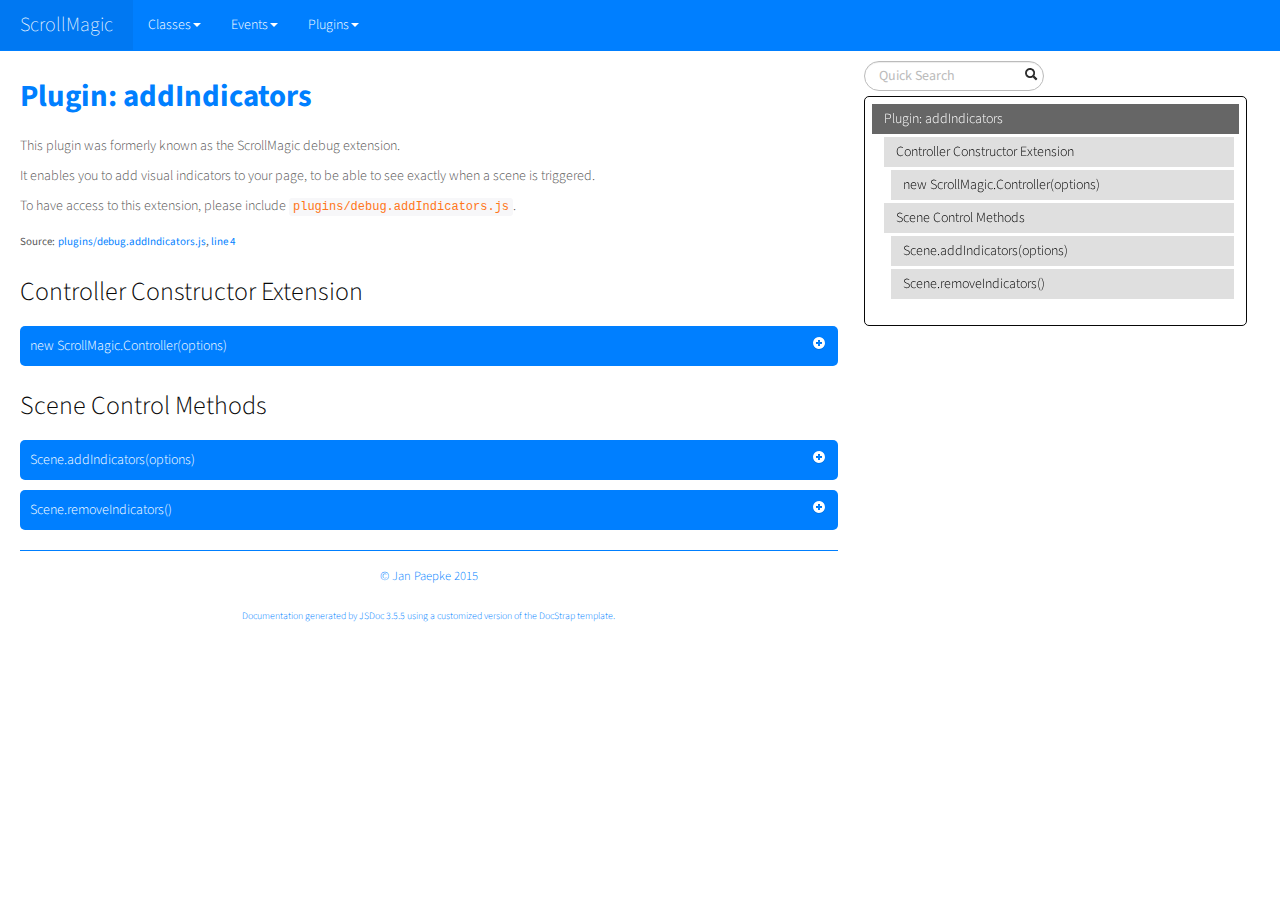
<file: js/janpaepke-ScrollMagic-1b717bf/docs/debug.addIndicators.html>
<!DOCTYPE html>

<html lang="en">
<head>
	<meta charset="utf-8">
	<title>ScrollMagic Plugin: addIndicators</title>
	
  <script src="scripts/prettify/prettify.js"> </script>
  <script src="scripts/prettify/lang-css.js"> </script>
	<!--[if lt IE 9]>
	<script src="//html5shiv.googlecode.com/svn/trunk/html5.js"></script>
	<![endif]-->
	<link type="text/css" rel="stylesheet" href="styles/sunlight.default.css">
	<link type="text/css" rel="stylesheet" href="styles/prettify-tomorrow.css">
	<link rel="shortcut icon" href="../assets/img/favicon.ico" type="image/x-icon">

	
	<link type="text/css" rel="stylesheet" href="styles/site.cosmo.css">
	
</head>

<body>
<div class="container-fluid">
	<div class="navbar navbar-fixed-top navbar-inverse">
		<div class="navbar-inner">
			<a class="brand" href="index.html">ScrollMagic</a>
			<ul class="nav">
				
				<li class="dropdown">
					<a href="classes.list.html" class="dropdown-toggle" data-toggle="dropdown">Classes<b
						class="caret"></b></a>

					<ul class="dropdown-menu ">
						
						<li>
							<a href="ScrollMagic.Controller.html">Controller</a>
						</li>
						
						<li>
							<a href="ScrollMagic.Scene.html">Scene</a>
						</li>
						

					</ul>
				</li>
				
				<li class="dropdown">
					<a href="events.list.html" class="dropdown-toggle" data-toggle="dropdown">Events<b
						class="caret"></b></a>

					<ul class="dropdown-menu ">
						
						<li>
							<a href="ScrollMagic.Scene.html#event:add">add</a>
						</li>
						
						<li>
							<a href="ScrollMagic.Scene.html#event:change">change</a>
						</li>
						
						<li>
							<a href="ScrollMagic.Scene.html#event:destroy">destroy</a>
						</li>
						
						<li>
							<a href="ScrollMagic.Scene.html#event:end">end</a>
						</li>
						
						<li>
							<a href="ScrollMagic.Scene.html#event:enter">enter</a>
						</li>
						
						<li>
							<a href="ScrollMagic.Scene.html#event:leave">leave</a>
						</li>
						
						<li>
							<a href="ScrollMagic.Scene.html#event:progress">progress</a>
						</li>
						
						<li>
							<a href="ScrollMagic.Scene.html#event:remove">remove</a>
						</li>
						
						<li>
							<a href="ScrollMagic.Scene.html#event:shift">shift</a>
						</li>
						
						<li>
							<a href="ScrollMagic.Scene.html#event:start">start</a>
						</li>
						
						<li>
							<a href="ScrollMagic.Scene.html#event:update">update</a>
						</li>
						

					</ul>
				</li>
				
				<li class="dropdown">
					<a href="mixins.list.html" class="dropdown-toggle" data-toggle="dropdown">Plugins<b
						class="caret"></b></a>

					<ul class="dropdown-menu ">
						
						<li>
							<a href="animation.GSAP.html">GSAP</a>
						</li>
						
						<li>
							<a href="animation.Velocity.html">Velocity</a>
						</li>
						
						<li>
							<a href="debug.addIndicators.html">addIndicators</a>
						</li>
						
						<li>
							<a href="framework.jQuery.html">jQuery</a>
						</li>
						

					</ul>
				</li>
				
			</ul>
		</div>
	</div>

	<div class="row-fluid">

		
		<div class="span8">
			
				<div id="main">
					


	<h1 class="page-title">
        Plugin: addIndicators</h1>
    
<section>

<article>
    <div class="container-overview">
    

    
        
            <div class="description"><p>This plugin was formerly known as the ScrollMagic debug extension.</p>
<p>It enables you to add visual indicators to your page, to be able to see exactly when a scene is triggered.</p>
<p>To have access to this extension, please include <code>plugins/debug.addIndicators.js</code>.</p></div>
        

        
<dl class="details">
    

    

    

    

    

    

    

    

    

    
    <dt class="tag-source">Source:</dt>
    <dd class="tag-source"><ul class="dummy"><li>
        <a href="plugins_debug.addIndicators.js.html">plugins/debug.addIndicators.js</a>, <a href="plugins_debug.addIndicators.js.html#sunlight-1-line-4">line 4</a>
    </li></ul></dd>
    

    

    

    
</dl>


        
    
    </div>

    

    

    

    

    

    

    
        <h3 class="subsection-title">Controller Constructor Extension</h3>

        <dl>
            
<dt>
    <h4 class="name" id="newScrollMagic.Controlleroptions"><span class="type-signature"></span>new ScrollMagic.Controller<span class="signature">(<span class="optional">options</span>)</span><span class="type-signature"></span></h4>
    
    
</dt>
<dd>
    
    
    <div class="description">
        <p>Every ScrollMagic.Controller instance now accepts an additional option.<br>See <a href="ScrollMagic.Controller.html"><code>ScrollMagic.Controller</code></a> for a complete list of the standard options.</p>
    </div>
    

    
    
    
    
    
        <h5>Parameters:</h5>
        

<table class="params table table-striped">
    <thead>
	<tr>
		
		<th>Name</th>
		

		<th>Type</th>

		
		<th>Argument</th>
		

		

		<th class="last">Description</th>
	</tr>
	</thead>

	<tbody>
	

        <tr>
            
                <td class="name"><code>options</code></td>
            

            <td class="type">
            
                
<span class="param-type">object</span>


            
            </td>

            
                <td class="attributes">
                
                    &lt;optional><br>
                

                

                
                </td>
            

            

            <td class="description last"><p>Options for the Controller.</p>
                <h6>Properties</h6>
                

<table class="params table table-striped">
    <thead>
	<tr>
		
		<th>Name</th>
		

		<th>Type</th>

		
		<th>Argument</th>
		

		
		<th>Default</th>
		

		<th class="last">Description</th>
	</tr>
	</thead>

	<tbody>
	

        <tr>
            
                <td class="name"><code>addIndicators</code></td>
            

            <td class="type">
            
                
<span class="param-type">boolean</span>


            
            </td>

            
                <td class="attributes">
                
                    &lt;optional><br>
                

                

                
                </td>
            

            
                <td class="default">
                
                    false
                
                </td>
            

            <td class="description last"><p>If set to <code>true</code> every scene that is added to the controller will automatically get indicators added to it.</p></td>
        </tr>

	
	</tbody>
</table>

            </td>
        </tr>

	
	</tbody>
</table>

    
    
    
<dl class="details">
    

    

    

    

    

    

    

    

    

    
    <dt class="tag-source">Source:</dt>
    <dd class="tag-source"><ul class="dummy"><li>
        <a href="plugins_debug.addIndicators.js.html">plugins/debug.addIndicators.js</a>, <a href="plugins_debug.addIndicators.js.html#sunlight-1-line-139">line 139</a>
    </li></ul></dd>
    

    

    

    
</dl>

    
    

    

    
    
    
    
    
    
    
        <h5>Example</h5>
        
    <pre class="sunlight-highlight-javascript">// make a controller and add indicators to all scenes attachedvar controller = new ScrollMagic.Controller({addIndicators: true});// this scene will automatically have indicators added to itnew ScrollMagic.Scene()               .addTo(controller);</pre>


    
</dd>

        </dl>
    
        <h3 class="subsection-title">Scene Control Methods</h3>

        <dl>
            
<dt>
    <h4 class="name" id="Scene.addIndicators"><span class="type-signature"></span>Scene.addIndicators<span class="signature">(<span class="optional">options</span>)</span><span class="type-signature"></span></h4>
    
    
</dt>
<dd>
    
    
    <div class="description">
        <p>Add visual indicators for a ScrollMagic.Scene.</p>
    </div>
    

    
    
    
    
    
        <h5>Parameters:</h5>
        

<table class="params table table-striped">
    <thead>
	<tr>
		
		<th>Name</th>
		

		<th>Type</th>

		
		<th>Argument</th>
		

		

		<th class="last">Description</th>
	</tr>
	</thead>

	<tbody>
	

        <tr>
            
                <td class="name"><code>options</code></td>
            

            <td class="type">
            
                
<span class="param-type">object</span>


            
            </td>

            
                <td class="attributes">
                
                    &lt;optional><br>
                

                

                
                </td>
            

            

            <td class="description last"><p>An object containing one or more options for the indicators.</p>
                <h6>Properties</h6>
                

<table class="params table table-striped">
    <thead>
	<tr>
		
		<th>Name</th>
		

		<th>Type</th>

		
		<th>Argument</th>
		

		
		<th>Default</th>
		

		<th class="last">Description</th>
	</tr>
	</thead>

	<tbody>
	

        <tr>
            
                <td class="name"><code>parent</code></td>
            

            <td class="type">
            
                
<span class="param-type">string</span>
|

<span class="param-type">object</span>


            
            </td>

            
                <td class="attributes">
                
                    &lt;optional><br>
                

                

                
                </td>
            

            
                <td class="default">
                
                </td>
            

            <td class="description last"><p>A selector, DOM Object or a jQuery object that the indicators should be added to.<br>                                                                                                                           If undefined, the controller's container will be used.</p></td>
        </tr>

	

        <tr>
            
                <td class="name"><code>name</code></td>
            

            <td class="type">
            
                
<span class="param-type">number</span>


            
            </td>

            
                <td class="attributes">
                
                    &lt;optional><br>
                

                

                
                </td>
            

            
                <td class="default">
                
                    ""
                
                </td>
            

            <td class="description last"><p>This string will be displayed at the start and end indicators of the scene for identification purposes. If no name is supplied an automatic index will be used.</p></td>
        </tr>

	

        <tr>
            
                <td class="name"><code>indent</code></td>
            

            <td class="type">
            
                
<span class="param-type">number</span>


            
            </td>

            
                <td class="attributes">
                
                    &lt;optional><br>
                

                

                
                </td>
            

            
                <td class="default">
                
                    0
                
                </td>
            

            <td class="description last"><p>Additional position offset for the indicators (useful, when having multiple scenes starting at the same position).</p></td>
        </tr>

	

        <tr>
            
                <td class="name"><code>colorStart</code></td>
            

            <td class="type">
            
                
<span class="param-type">string</span>


            
            </td>

            
                <td class="attributes">
                
                    &lt;optional><br>
                

                

                
                </td>
            

            
                <td class="default">
                
                    green
                
                </td>
            

            <td class="description last"><p>CSS color definition for the start indicator.</p></td>
        </tr>

	

        <tr>
            
                <td class="name"><code>colorEnd</code></td>
            

            <td class="type">
            
                
<span class="param-type">string</span>


            
            </td>

            
                <td class="attributes">
                
                    &lt;optional><br>
                

                

                
                </td>
            

            
                <td class="default">
                
                    red
                
                </td>
            

            <td class="description last"><p>CSS color definition for the end indicator.</p></td>
        </tr>

	

        <tr>
            
                <td class="name"><code>colorTrigger</code></td>
            

            <td class="type">
            
                
<span class="param-type">string</span>


            
            </td>

            
                <td class="attributes">
                
                    &lt;optional><br>
                

                

                
                </td>
            

            
                <td class="default">
                
                    blue
                
                </td>
            

            <td class="description last"><p>CSS color definition for the trigger indicator.</p></td>
        </tr>

	
	</tbody>
</table>

            </td>
        </tr>

	
	</tbody>
</table>

    
    
    
<dl class="details">
    

    

    

    

    

    

    

    

    

    
    <dt class="tag-source">Source:</dt>
    <dd class="tag-source"><ul class="dummy"><li>
        <a href="plugins_debug.addIndicators.js.html">plugins/debug.addIndicators.js</a>, <a href="plugins_debug.addIndicators.js.html#sunlight-1-line-83">line 83</a>
    </li></ul></dd>
    

    

    

    
</dl>

    
    

    

    
    
    
    
    
    
    
        <h5>Example</h5>
        
    <pre class="sunlight-highlight-javascript">// add basic indicatorsscene.addIndicators()// passing optionsscene.addIndicators({name: "pin scene", colorEnd: "#FFFFFF"});</pre>


    
</dd>

        
            
<dt>
    <h4 class="name" id="Scene.removeIndicators"><span class="type-signature"></span>Scene.removeIndicators<span class="signature">()</span><span class="type-signature"></span></h4>
    
    
</dt>
<dd>
    
    
    <div class="description">
        <p>Removes visual indicators from a ScrollMagic.Scene.</p>
    </div>
    

    
    
    
    
    
    
    
<dl class="details">
    

    

    

    

    

    

    

    

    

    
    <dt class="tag-source">Source:</dt>
    <dd class="tag-source"><ul class="dummy"><li>
        <a href="plugins_debug.addIndicators.js.html">plugins/debug.addIndicators.js</a>, <a href="plugins_debug.addIndicators.js.html#sunlight-1-line-121">line 121</a>
    </li></ul></dd>
    

    

    

    
</dl>

    
    

    

    
    
    
    
    
    
    
        <h5>Example</h5>
        
    <pre class="sunlight-highlight-javascript">// remove previously added indicatorsscene.removeIndicators()</pre>


    
</dd>

        </dl>
    

    

    
</article>

</section>




				</div>

				<div class="clearfix"></div>
				<footer>
					
					
		<span class="copyright">
		© Jan Paepke 2015
		</span>
					<br />
					
		<span class="jsdoc-message">
		Documentation generated by <a href="https://github.com/jsdoc3/jsdoc" target="_blank">JSDoc 3.5.5</a>
		using a customized version of the <a href="https://github.com/terryweiss/docstrap" target="_blank">DocStrap template</a>.
		</span>
				</footer>
			</div>

			
			<div class="span3">
				<div id="toc"></div>
			</div>
			
			<br clear="both">
		</div>

	</div>
	<script src="scripts/sunlight.js"></script>
	<script src="scripts/sunlight.javascript.js"></script>
	<script src="scripts/sunlight-plugin.doclinks.js"></script>
	<script src="scripts/sunlight-plugin.linenumbers.js"></script>
	<script src="scripts/sunlight-plugin.menu.js"></script>
	<script src="scripts/jquery.min.js"></script>
	<script src="scripts/jquery.scrollTo.js"></script>
	<script src="scripts/jquery.localScroll.js"></script>
	<script src="scripts/bootstrap-dropdown.js"></script>
	<script src="scripts/toc.js"></script>

	<script> prettyPrint(); </script>
	<script>  Sunlight.highlightAll({lineNumbers:true,  showMenu: true, enableDoclinks :true}); </script>

	<script>
		function openDeeplinkedElement (skipAni) {
			try {
				$("dt h4.member-collapsed").filter(window.location.hash.substring(1).replace(":", "\\:")).trigger("click", skipAni);
			} catch (e) {
				console.warn("ah ah ah! :p");
			}
		}
		$( function () {
			$( "#toc" ).toc( {
			    anchorName  : function(i, heading, prefix) {
					return $(heading).attr("id") || ( prefix + i );
				},
				selectors   : "h1:visible,h2:visible,h3:visible,h4:visible",
				onScrollFinish : openDeeplinkedElement,
				highlightOffset : 10,
				scrollOffset: 60
			} );
			$( "#toc>ul" ).addClass( "nav nav-pills nav-stacked" );
			$( "#main span[id^='toc']" ).addClass( "toc-shim" );

		} );
	</script>

	
	<script>
		$( function () {
			// $('#main').localScroll({
			// 	offset: { top: 56 } //offset by the height of your header (give or take a few px, see what works for you)
			// });
			// workaround for anchors below header...
			window.setTimeout(function () {
				$(document).scrollTop($(document).scrollTop()-60);
			}, 1)
			
			var hash = window.location.hash.substring(1).replace(":", "\\:");
			$( "dt h4.name" ).each( function () {
				var $this = $( this );
				var icon = $( "<i/>" ).addClass( "icon-plus-sign" ).addClass( "pull-right" ).addClass( "icon-white" );
				var dt = $this.parents( "dt" );
				var children = dt.next( "dd" );

				$this.append( icon ).css( {cursor : "pointer"} );
				$this.addClass( "member-collapsed" ).addClass( "member" );
				if (hash != $this.attr("id")) {
					children.hide();
				}
				$this.toggle( function (e, skipAni) {
					var scrollPos = $(document).scrollTop();
					window.location.hash = $(this).attr("id");
					$(document).scrollTop(scrollPos);
					icon.addClass( "icon-minus-sign" ).removeClass( "icon-plus-sign" ).removeClass( "icon-white" );
					$this.addClass( "member-open" ).removeClass( "member-collapsed" );
					children.slideDown(skipAni ? 0 : undefined);
				}, function () {
					icon.addClass( "icon-plus-sign" ).removeClass( "icon-minus-sign" ).addClass( "icon-white" );
					$this.addClass( "member-collapsed" ).removeClass( "member-open" );
					children.slideUp();
				} );
			} );
			// open if deeplinked
			if (hash.length > 0)
				openDeeplinkedElement(true);
		} );
	</script>
	

	<script type="text/javascript" src="../assets/js/tracking.js"></script>
</body>
</html>
</file>
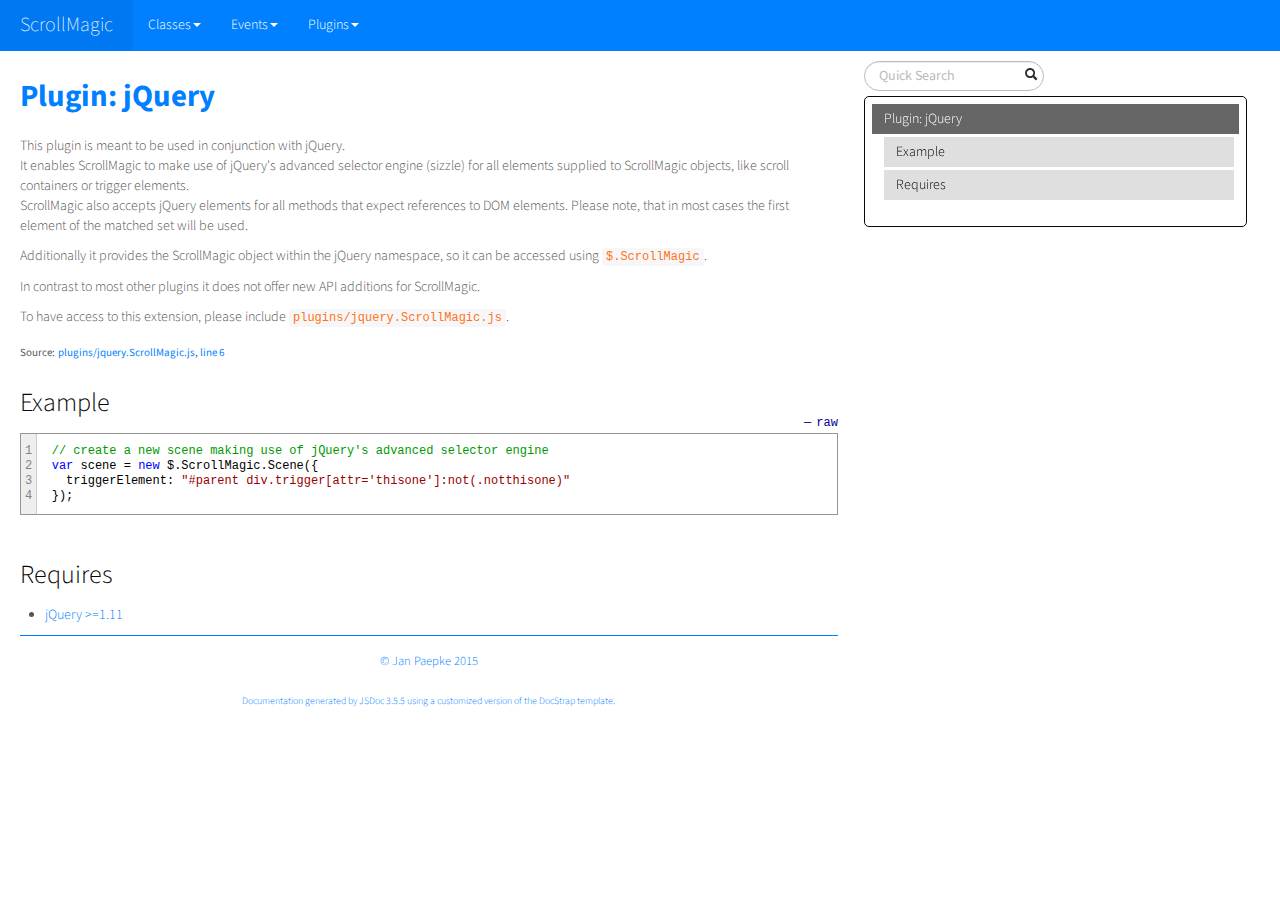
<file: js/janpaepke-ScrollMagic-1b717bf/docs/framework.jQuery.html>
<!DOCTYPE html>

<html lang="en">
<head>
	<meta charset="utf-8">
	<title>ScrollMagic Plugin: jQuery</title>
	
  <script src="scripts/prettify/prettify.js"> </script>
  <script src="scripts/prettify/lang-css.js"> </script>
	<!--[if lt IE 9]>
	<script src="//html5shiv.googlecode.com/svn/trunk/html5.js"></script>
	<![endif]-->
	<link type="text/css" rel="stylesheet" href="styles/sunlight.default.css">
	<link type="text/css" rel="stylesheet" href="styles/prettify-tomorrow.css">
	<link rel="shortcut icon" href="../assets/img/favicon.ico" type="image/x-icon">

	
	<link type="text/css" rel="stylesheet" href="styles/site.cosmo.css">
	
</head>

<body>
<div class="container-fluid">
	<div class="navbar navbar-fixed-top navbar-inverse">
		<div class="navbar-inner">
			<a class="brand" href="index.html">ScrollMagic</a>
			<ul class="nav">
				
				<li class="dropdown">
					<a href="classes.list.html" class="dropdown-toggle" data-toggle="dropdown">Classes<b
						class="caret"></b></a>

					<ul class="dropdown-menu ">
						
						<li>
							<a href="ScrollMagic.Controller.html">Controller</a>
						</li>
						
						<li>
							<a href="ScrollMagic.Scene.html">Scene</a>
						</li>
						

					</ul>
				</li>
				
				<li class="dropdown">
					<a href="events.list.html" class="dropdown-toggle" data-toggle="dropdown">Events<b
						class="caret"></b></a>

					<ul class="dropdown-menu ">
						
						<li>
							<a href="ScrollMagic.Scene.html#event:add">add</a>
						</li>
						
						<li>
							<a href="ScrollMagic.Scene.html#event:change">change</a>
						</li>
						
						<li>
							<a href="ScrollMagic.Scene.html#event:destroy">destroy</a>
						</li>
						
						<li>
							<a href="ScrollMagic.Scene.html#event:end">end</a>
						</li>
						
						<li>
							<a href="ScrollMagic.Scene.html#event:enter">enter</a>
						</li>
						
						<li>
							<a href="ScrollMagic.Scene.html#event:leave">leave</a>
						</li>
						
						<li>
							<a href="ScrollMagic.Scene.html#event:progress">progress</a>
						</li>
						
						<li>
							<a href="ScrollMagic.Scene.html#event:remove">remove</a>
						</li>
						
						<li>
							<a href="ScrollMagic.Scene.html#event:shift">shift</a>
						</li>
						
						<li>
							<a href="ScrollMagic.Scene.html#event:start">start</a>
						</li>
						
						<li>
							<a href="ScrollMagic.Scene.html#event:update">update</a>
						</li>
						

					</ul>
				</li>
				
				<li class="dropdown">
					<a href="mixins.list.html" class="dropdown-toggle" data-toggle="dropdown">Plugins<b
						class="caret"></b></a>

					<ul class="dropdown-menu ">
						
						<li>
							<a href="animation.GSAP.html">GSAP</a>
						</li>
						
						<li>
							<a href="animation.Velocity.html">Velocity</a>
						</li>
						
						<li>
							<a href="debug.addIndicators.html">addIndicators</a>
						</li>
						
						<li>
							<a href="framework.jQuery.html">jQuery</a>
						</li>
						

					</ul>
				</li>
				
			</ul>
		</div>
	</div>

	<div class="row-fluid">

		
		<div class="span8">
			
				<div id="main">
					


	<h1 class="page-title">
        Plugin: jQuery</h1>
    
<section>

<article>
    <div class="container-overview">
    

    
        
            <div class="description"><p>This plugin is meant to be used in conjunction with jQuery.<br>It enables ScrollMagic to make use of jQuery's advanced selector engine (sizzle) for all elements supplied to ScrollMagic objects, like scroll containers or trigger elements.<br>ScrollMagic also accepts jQuery elements for all methods that expect references to DOM elements. Please note, that in most cases the first element of the matched set will be used.</p>
<p>Additionally it provides the ScrollMagic object within the jQuery namespace, so it can be accessed using <code>$.ScrollMagic</code>.</p>
<p>In contrast to most other plugins it does not offer new API additions for ScrollMagic.</p>
<p>To have access to this extension, please include <code>plugins/jquery.ScrollMagic.js</code>.</p></div>
        

        
<dl class="details">
    

    

    

    

    

    

    

    

    

    
    <dt class="tag-source">Source:</dt>
    <dd class="tag-source"><ul class="dummy"><li>
        <a href="plugins_jquery.ScrollMagic.js.html">plugins/jquery.ScrollMagic.js</a>, <a href="plugins_jquery.ScrollMagic.js.html#sunlight-1-line-6">line 6</a>
    </li></ul></dd>
    

    

    

    
</dl>


        
            <h3>Example</h3>
            
    <pre class="sunlight-highlight-javascript">// create a new scene making use of jQuery's advanced selector enginevar scene = new $.ScrollMagic.Scene({  triggerElement: "#parent div.trigger[attr='thisone']:not(.notthisone)"});</pre>


        
    
    </div>

    

    

    
        <h3 class="subsection-title">Requires</h3>

        <ul>
            <li><a href="http://jquery.com/">jQuery >=1.11</a></li>
        </ul>
    

    

    

    

    

    

    
</article>

</section>




				</div>

				<div class="clearfix"></div>
				<footer>
					
					
		<span class="copyright">
		© Jan Paepke 2015
		</span>
					<br />
					
		<span class="jsdoc-message">
		Documentation generated by <a href="https://github.com/jsdoc3/jsdoc" target="_blank">JSDoc 3.5.5</a>
		using a customized version of the <a href="https://github.com/terryweiss/docstrap" target="_blank">DocStrap template</a>.
		</span>
				</footer>
			</div>

			
			<div class="span3">
				<div id="toc"></div>
			</div>
			
			<br clear="both">
		</div>

	</div>
	<script src="scripts/sunlight.js"></script>
	<script src="scripts/sunlight.javascript.js"></script>
	<script src="scripts/sunlight-plugin.doclinks.js"></script>
	<script src="scripts/sunlight-plugin.linenumbers.js"></script>
	<script src="scripts/sunlight-plugin.menu.js"></script>
	<script src="scripts/jquery.min.js"></script>
	<script src="scripts/jquery.scrollTo.js"></script>
	<script src="scripts/jquery.localScroll.js"></script>
	<script src="scripts/bootstrap-dropdown.js"></script>
	<script src="scripts/toc.js"></script>

	<script> prettyPrint(); </script>
	<script>  Sunlight.highlightAll({lineNumbers:true,  showMenu: true, enableDoclinks :true}); </script>

	<script>
		function openDeeplinkedElement (skipAni) {
			try {
				$("dt h4.member-collapsed").filter(window.location.hash.substring(1).replace(":", "\\:")).trigger("click", skipAni);
			} catch (e) {
				console.warn("ah ah ah! :p");
			}
		}
		$( function () {
			$( "#toc" ).toc( {
			    anchorName  : function(i, heading, prefix) {
					return $(heading).attr("id") || ( prefix + i );
				},
				selectors   : "h1:visible,h2:visible,h3:visible,h4:visible",
				onScrollFinish : openDeeplinkedElement,
				highlightOffset : 10,
				scrollOffset: 60
			} );
			$( "#toc>ul" ).addClass( "nav nav-pills nav-stacked" );
			$( "#main span[id^='toc']" ).addClass( "toc-shim" );

		} );
	</script>

	
	<script>
		$( function () {
			// $('#main').localScroll({
			// 	offset: { top: 56 } //offset by the height of your header (give or take a few px, see what works for you)
			// });
			// workaround for anchors below header...
			window.setTimeout(function () {
				$(document).scrollTop($(document).scrollTop()-60);
			}, 1)
			
			var hash = window.location.hash.substring(1).replace(":", "\\:");
			$( "dt h4.name" ).each( function () {
				var $this = $( this );
				var icon = $( "<i/>" ).addClass( "icon-plus-sign" ).addClass( "pull-right" ).addClass( "icon-white" );
				var dt = $this.parents( "dt" );
				var children = dt.next( "dd" );

				$this.append( icon ).css( {cursor : "pointer"} );
				$this.addClass( "member-collapsed" ).addClass( "member" );
				if (hash != $this.attr("id")) {
					children.hide();
				}
				$this.toggle( function (e, skipAni) {
					var scrollPos = $(document).scrollTop();
					window.location.hash = $(this).attr("id");
					$(document).scrollTop(scrollPos);
					icon.addClass( "icon-minus-sign" ).removeClass( "icon-plus-sign" ).removeClass( "icon-white" );
					$this.addClass( "member-open" ).removeClass( "member-collapsed" );
					children.slideDown(skipAni ? 0 : undefined);
				}, function () {
					icon.addClass( "icon-plus-sign" ).removeClass( "icon-minus-sign" ).addClass( "icon-white" );
					$this.addClass( "member-collapsed" ).removeClass( "member-open" );
					children.slideUp();
				} );
			} );
			// open if deeplinked
			if (hash.length > 0)
				openDeeplinkedElement(true);
		} );
	</script>
	

	<script type="text/javascript" src="../assets/js/tracking.js"></script>
</body>
</html>
</file>
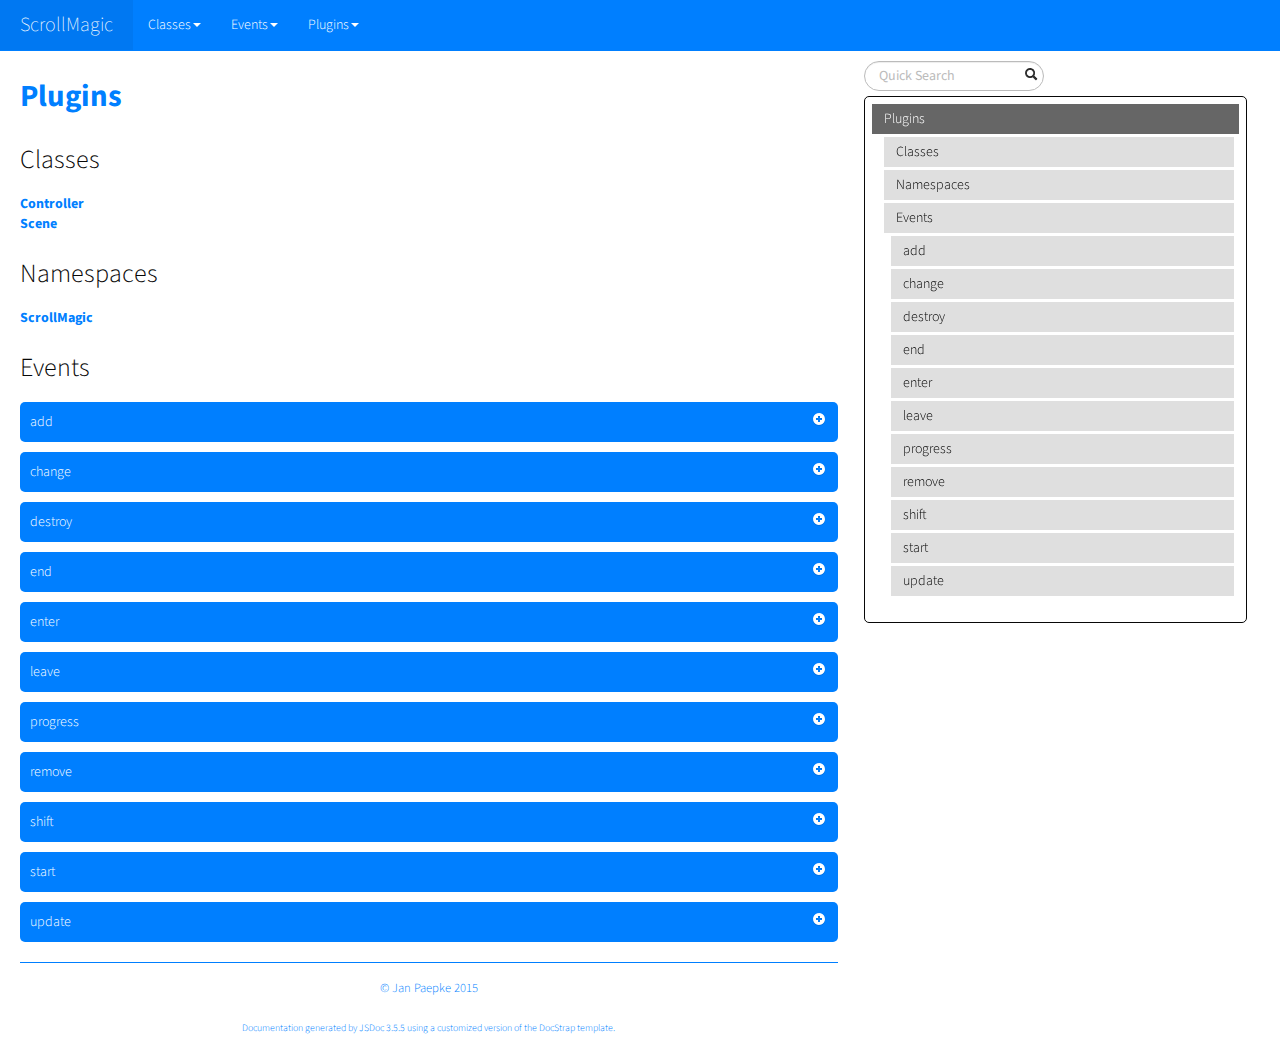
<file: js/janpaepke-ScrollMagic-1b717bf/docs/mixins.list.html>
<!DOCTYPE html>

<html lang="en">
<head>
	<meta charset="utf-8">
	<title>ScrollMagic Plugins</title>
	
  <script src="scripts/prettify/prettify.js"> </script>
  <script src="scripts/prettify/lang-css.js"> </script>
	<!--[if lt IE 9]>
	<script src="//html5shiv.googlecode.com/svn/trunk/html5.js"></script>
	<![endif]-->
	<link type="text/css" rel="stylesheet" href="styles/sunlight.default.css">
	<link type="text/css" rel="stylesheet" href="styles/prettify-tomorrow.css">
	<link rel="shortcut icon" href="../assets/img/favicon.ico" type="image/x-icon">

	
	<link type="text/css" rel="stylesheet" href="styles/site.cosmo.css">
	
</head>

<body>
<div class="container-fluid">
	<div class="navbar navbar-fixed-top navbar-inverse">
		<div class="navbar-inner">
			<a class="brand" href="index.html">ScrollMagic</a>
			<ul class="nav">
				
				<li class="dropdown">
					<a href="classes.list.html" class="dropdown-toggle" data-toggle="dropdown">Classes<b
						class="caret"></b></a>

					<ul class="dropdown-menu ">
						
						<li>
							<a href="ScrollMagic.Controller.html">Controller</a>
						</li>
						
						<li>
							<a href="ScrollMagic.Scene.html">Scene</a>
						</li>
						

					</ul>
				</li>
				
				<li class="dropdown">
					<a href="events.list.html" class="dropdown-toggle" data-toggle="dropdown">Events<b
						class="caret"></b></a>

					<ul class="dropdown-menu ">
						
						<li>
							<a href="ScrollMagic.Scene.html#event:add">add</a>
						</li>
						
						<li>
							<a href="ScrollMagic.Scene.html#event:change">change</a>
						</li>
						
						<li>
							<a href="ScrollMagic.Scene.html#event:destroy">destroy</a>
						</li>
						
						<li>
							<a href="ScrollMagic.Scene.html#event:end">end</a>
						</li>
						
						<li>
							<a href="ScrollMagic.Scene.html#event:enter">enter</a>
						</li>
						
						<li>
							<a href="ScrollMagic.Scene.html#event:leave">leave</a>
						</li>
						
						<li>
							<a href="ScrollMagic.Scene.html#event:progress">progress</a>
						</li>
						
						<li>
							<a href="ScrollMagic.Scene.html#event:remove">remove</a>
						</li>
						
						<li>
							<a href="ScrollMagic.Scene.html#event:shift">shift</a>
						</li>
						
						<li>
							<a href="ScrollMagic.Scene.html#event:start">start</a>
						</li>
						
						<li>
							<a href="ScrollMagic.Scene.html#event:update">update</a>
						</li>
						

					</ul>
				</li>
				
				<li class="dropdown">
					<a href="mixins.list.html" class="dropdown-toggle" data-toggle="dropdown">Plugins<b
						class="caret"></b></a>

					<ul class="dropdown-menu ">
						
						<li>
							<a href="animation.GSAP.html">GSAP</a>
						</li>
						
						<li>
							<a href="animation.Velocity.html">Velocity</a>
						</li>
						
						<li>
							<a href="debug.addIndicators.html">addIndicators</a>
						</li>
						
						<li>
							<a href="framework.jQuery.html">jQuery</a>
						</li>
						

					</ul>
				</li>
				
			</ul>
		</div>
	</div>

	<div class="row-fluid">

		
		<div class="span8">
			
				<div id="main">
					


	<h1 class="page-title">
        Plugins</h1>
    
<section>

<article>
    <div class="container-overview">
    

    
        

        
<dl class="details">
    

    

    

    

    

    

    

    

    

    

    

    

    
</dl>


        
    
    </div>

    

    

    

    
        <h3 class="subsection-title">Classes</h3>

        <dl>
            <dt><a href="ScrollMagic.Controller.html">Controller</a></dt>
            <dd></dd>
        
            <dt><a href="ScrollMagic.Scene.html">Scene</a></dt>
            <dd></dd>
        </dl>
    

    
        <h3 class="subsection-title">Namespaces</h3>

        <dl>
            <dt><a href="namespaces.html#ScrollMagic"><a href="ScrollMagic.html">ScrollMagic</a></a></dt>
            <dd></dd>
        </dl>
    

    

    

    

    
        <h3 class="subsection-title">Events</h3>

        <dl>
            
<dt>
    <h4 class="name" id="event:add">add</h4>
    
    
</dt>
<dd>
    
    
    <div class="description">
        <p>Scene add event.<br>Fires when the scene is added to a controller.<br>This is mostly used by plugins to know that change might be due.</p>
    </div>
    

    
    
    
    
    
    
    
<dl class="details">
    

        <h5 class="subsection-title">Properties:</h5>

        <dl>

<table class="props table table-striped">
    <thead>
	<tr>
		
		<th>Name</th>
		

		<th>Type</th>

		

		

		<th class="last">Description</th>
	</tr>
	</thead>

	<tbody>
	

        <tr>
            
                <td class="name"><code>event</code></td>
            

            <td class="type">
            
                
<span class="param-type">object</span>


            
            </td>

            

            

            <td class="description last"><p>The event Object passed to each callback</p>
                <h6>Properties</h6>

<table class="props table table-striped">
    <thead>
	<tr>
		
		<th>Name</th>
		

		<th>Type</th>

		

		

		<th class="last">Description</th>
	</tr>
	</thead>

	<tbody>
	

        <tr>
            
                <td class="name"><code>type</code></td>
            

            <td class="type">
            
                
<span class="param-type">string</span>


            
            </td>

            

            

            <td class="description last"><p>The name of the event</p></td>
        </tr>

	

        <tr>
            
                <td class="name"><code>target</code></td>
            

            <td class="type">
            
                
<span class="param-type">Scene</span>


            
            </td>

            

            

            <td class="description last"><p>The Scene object that triggered this event</p></td>
        </tr>

	

        <tr>
            
                <td class="name"><code>controller</code></td>
            

            <td class="type">
            
                
<span class="param-type">boolean</span>


            
            </td>

            

            

            <td class="description last"><p>The controller object the scene was added to.</p></td>
        </tr>

	
	</tbody>
</table>

            </td>
        </tr>

	
	</tbody>
</table>
</dl>

    

    

    
    <dt class="tag-since">Since:</dt>
    <dd class="tag-since"><ul class="dummy"><li>2.0.0</dd><br>
    

    

    

    

    

    

    

    
    <dt class="tag-source">Source:</dt>
    <dd class="tag-source"><ul class="dummy"><li>
        <a href="ScrollMagic_Scene_event-management.js.html">ScrollMagic/Scene/event-management.js</a>, <a href="ScrollMagic_Scene_event-management.js.html#sunlight-1-line-192">line 192</a>
    </li></ul></dd>
    

    

    

    
</dl>

    
    

    

    
    
    
    
    
    
    
        <h5>Example</h5>
        
    <pre class="sunlight-highlight-javascript">scene.on("add", function (event) {
	console.log('Scene was added to a new controller.');
});</pre>


    
</dd>

        
            
<dt>
    <h4 class="name" id="event:change">change</h4>
    
    
</dt>
<dd>
    
    
    <div class="description">
        <p>Scene change event.<br>Fires whenvever a property of the scene is changed.</p>
    </div>
    

    
    
    
    
    
    
    
<dl class="details">
    

        <h5 class="subsection-title">Properties:</h5>

        <dl>

<table class="props table table-striped">
    <thead>
	<tr>
		
		<th>Name</th>
		

		<th>Type</th>

		

		

		<th class="last">Description</th>
	</tr>
	</thead>

	<tbody>
	

        <tr>
            
                <td class="name"><code>event</code></td>
            

            <td class="type">
            
                
<span class="param-type">object</span>


            
            </td>

            

            

            <td class="description last"><p>The event Object passed to each callback</p>
                <h6>Properties</h6>

<table class="props table table-striped">
    <thead>
	<tr>
		
		<th>Name</th>
		

		<th>Type</th>

		

		

		<th class="last">Description</th>
	</tr>
	</thead>

	<tbody>
	

        <tr>
            
                <td class="name"><code>type</code></td>
            

            <td class="type">
            
                
<span class="param-type">string</span>


            
            </td>

            

            

            <td class="description last"><p>The name of the event</p></td>
        </tr>

	

        <tr>
            
                <td class="name"><code>target</code></td>
            

            <td class="type">
            
                
<span class="param-type">Scene</span>


            
            </td>

            

            

            <td class="description last"><p>The Scene object that triggered this event</p></td>
        </tr>

	

        <tr>
            
                <td class="name"><code>what</code></td>
            

            <td class="type">
            
                
<span class="param-type">string</span>


            
            </td>

            

            

            <td class="description last"><p>Indicates what value has been changed</p></td>
        </tr>

	

        <tr>
            
                <td class="name"><code>newval</code></td>
            

            <td class="type">
            
                
<span class="param-type">mixed</span>


            
            </td>

            

            

            <td class="description last"><p>The new value of the changed property</p></td>
        </tr>

	
	</tbody>
</table>

            </td>
        </tr>

	
	</tbody>
</table>
</dl>

    

    

    

    

    

    

    

    

    

    
    <dt class="tag-source">Source:</dt>
    <dd class="tag-source"><ul class="dummy"><li>
        <a href="ScrollMagic_Scene_event-management.js.html">ScrollMagic/Scene/event-management.js</a>, <a href="ScrollMagic_Scene_event-management.js.html#sunlight-1-line-130">line 130</a>
    </li></ul></dd>
    

    

    

    
</dl>

    
    

    

    
    
    
    
    
    
    
        <h5>Example</h5>
        
    <pre class="sunlight-highlight-javascript">scene.on("change", function (event) {
	console.log("Scene Property \"" + event.what + "\" changed to " + event.newval);
});</pre>


    
</dd>

        
            
<dt>
    <h4 class="name" id="event:destroy">destroy</h4>
    
    
</dt>
<dd>
    
    
    <div class="description">
        <p>Scene destroy event.<br>Fires whenvever the scene is destroyed.<br>This can be used to tidy up custom behaviour used in events.</p>
    </div>
    

    
    
    
    
    
    
    
<dl class="details">
    

        <h5 class="subsection-title">Properties:</h5>

        <dl>

<table class="props table table-striped">
    <thead>
	<tr>
		
		<th>Name</th>
		

		<th>Type</th>

		

		

		<th class="last">Description</th>
	</tr>
	</thead>

	<tbody>
	

        <tr>
            
                <td class="name"><code>event</code></td>
            

            <td class="type">
            
                
<span class="param-type">object</span>


            
            </td>

            

            

            <td class="description last"><p>The event Object passed to each callback</p>
                <h6>Properties</h6>

<table class="props table table-striped">
    <thead>
	<tr>
		
		<th>Name</th>
		

		<th>Type</th>

		

		

		<th class="last">Description</th>
	</tr>
	</thead>

	<tbody>
	

        <tr>
            
                <td class="name"><code>type</code></td>
            

            <td class="type">
            
                
<span class="param-type">string</span>


            
            </td>

            

            

            <td class="description last"><p>The name of the event</p></td>
        </tr>

	

        <tr>
            
                <td class="name"><code>target</code></td>
            

            <td class="type">
            
                
<span class="param-type">Scene</span>


            
            </td>

            

            

            <td class="description last"><p>The Scene object that triggered this event</p></td>
        </tr>

	

        <tr>
            
                <td class="name"><code>reset</code></td>
            

            <td class="type">
            
                
<span class="param-type">boolean</span>


            
            </td>

            

            

            <td class="description last"><p>Indicates if the destroy method was called with reset <code>true</code> or <code>false</code>.</p></td>
        </tr>

	
	</tbody>
</table>

            </td>
        </tr>

	
	</tbody>
</table>
</dl>

    

    

    
    <dt class="tag-since">Since:</dt>
    <dd class="tag-since"><ul class="dummy"><li>1.1.0</dd><br>
    

    

    

    

    

    

    

    
    <dt class="tag-source">Source:</dt>
    <dd class="tag-source"><ul class="dummy"><li>
        <a href="ScrollMagic_Scene_event-management.js.html">ScrollMagic/Scene/event-management.js</a>, <a href="ScrollMagic_Scene_event-management.js.html#sunlight-1-line-167">line 167</a>
    </li></ul></dd>
    

    

    

    
</dl>

    
    

    

    
    
    
    
    
    
    
        <h5>Example</h5>
        
    <pre class="sunlight-highlight-javascript">scene.on("enter", function (event) {
       // add custom action
       $("#my-elem").left("200");
     })
     .on("destroy", function (event) {
       // reset my element to start position
       if (event.reset) {
         $("#my-elem").left("0");
       }
     });</pre>


    
</dd>

        
            
<dt>
    <h4 class="name" id="event:end">end</h4>
    
    
</dt>
<dd>
    
    
    <div class="description">
        <p>Scene end event.<br>Fires whenever the scroll position its the ending point of the scene.<br>It will also fire when scrolling back up from after the scene and going over its end position. If you want something to happen only when scrolling down/right, use the scrollDirection parameter passed to the callback.</p>
<p>For details on this event and the order in which it is fired, please review the <code>Scene.progress</code> method.</p>
    </div>
    

    
    
    
    
    
    
    
<dl class="details">
    

        <h5 class="subsection-title">Properties:</h5>

        <dl>

<table class="props table table-striped">
    <thead>
	<tr>
		
		<th>Name</th>
		

		<th>Type</th>

		

		

		<th class="last">Description</th>
	</tr>
	</thead>

	<tbody>
	

        <tr>
            
                <td class="name"><code>event</code></td>
            

            <td class="type">
            
                
<span class="param-type">object</span>


            
            </td>

            

            

            <td class="description last"><p>The event Object passed to each callback</p>
                <h6>Properties</h6>

<table class="props table table-striped">
    <thead>
	<tr>
		
		<th>Name</th>
		

		<th>Type</th>

		

		

		<th class="last">Description</th>
	</tr>
	</thead>

	<tbody>
	

        <tr>
            
                <td class="name"><code>type</code></td>
            

            <td class="type">
            
                
<span class="param-type">string</span>


            
            </td>

            

            

            <td class="description last"><p>The name of the event</p></td>
        </tr>

	

        <tr>
            
                <td class="name"><code>target</code></td>
            

            <td class="type">
            
                
<span class="param-type">Scene</span>


            
            </td>

            

            

            <td class="description last"><p>The Scene object that triggered this event</p></td>
        </tr>

	

        <tr>
            
                <td class="name"><code>progress</code></td>
            

            <td class="type">
            
                
<span class="param-type">number</span>


            
            </td>

            

            

            <td class="description last"><p>Reflects the current progress of the scene</p></td>
        </tr>

	

        <tr>
            
                <td class="name"><code>state</code></td>
            

            <td class="type">
            
                
<span class="param-type">string</span>


            
            </td>

            

            

            <td class="description last"><p>The current state of the scene <code>&quot;DURING&quot;</code> or <code>&quot;AFTER&quot;</code></p></td>
        </tr>

	

        <tr>
            
                <td class="name"><code>scrollDirection</code></td>
            

            <td class="type">
            
                
<span class="param-type">string</span>


            
            </td>

            

            

            <td class="description last"><p>Indicates which way we are scrolling <code>&quot;PAUSED&quot;</code>, <code>&quot;FORWARD&quot;</code> or <code>&quot;REVERSE&quot;</code></p></td>
        </tr>

	
	</tbody>
</table>

            </td>
        </tr>

	
	</tbody>
</table>
</dl>

    

    

    

    

    

    

    

    

    

    
    <dt class="tag-source">Source:</dt>
    <dd class="tag-source"><ul class="dummy"><li>
        <a href="ScrollMagic_Scene_event-management.js.html">ScrollMagic/Scene/event-management.js</a>, <a href="ScrollMagic_Scene_event-management.js.html#sunlight-1-line-29">line 29</a>
    </li></ul></dd>
    

    

    

    
</dl>

    
    

    

    
    
    
    
    
    
    
        <h5>Example</h5>
        
    <pre class="sunlight-highlight-javascript">scene.on("end", function (event) {
	console.log("Hit end point of scene.");
});</pre>


    
</dd>

        
            
<dt>
    <h4 class="name" id="event:enter">enter</h4>
    
    
</dt>
<dd>
    
    
    <div class="description">
        <p>Scene enter event.<br>Fires whenever the scene enters the &quot;DURING&quot; state.<br>Keep in mind that it doesn't matter if the scene plays forward or backward: This event always fires when the scene enters its active scroll timeframe, regardless of the scroll-direction.</p>
<p>For details on this event and the order in which it is fired, please review the <code>Scene.progress</code> method.</p>
    </div>
    

    
    
    
    
    
    
    
<dl class="details">
    

        <h5 class="subsection-title">Properties:</h5>

        <dl>

<table class="props table table-striped">
    <thead>
	<tr>
		
		<th>Name</th>
		

		<th>Type</th>

		

		

		<th class="last">Description</th>
	</tr>
	</thead>

	<tbody>
	

        <tr>
            
                <td class="name"><code>event</code></td>
            

            <td class="type">
            
                
<span class="param-type">object</span>


            
            </td>

            

            

            <td class="description last"><p>The event Object passed to each callback</p>
                <h6>Properties</h6>

<table class="props table table-striped">
    <thead>
	<tr>
		
		<th>Name</th>
		

		<th>Type</th>

		

		

		<th class="last">Description</th>
	</tr>
	</thead>

	<tbody>
	

        <tr>
            
                <td class="name"><code>type</code></td>
            

            <td class="type">
            
                
<span class="param-type">string</span>


            
            </td>

            

            

            <td class="description last"><p>The name of the event</p></td>
        </tr>

	

        <tr>
            
                <td class="name"><code>target</code></td>
            

            <td class="type">
            
                
<span class="param-type">Scene</span>


            
            </td>

            

            

            <td class="description last"><p>The Scene object that triggered this event</p></td>
        </tr>

	

        <tr>
            
                <td class="name"><code>progress</code></td>
            

            <td class="type">
            
                
<span class="param-type">number</span>


            
            </td>

            

            

            <td class="description last"><p>Reflects the current progress of the scene</p></td>
        </tr>

	

        <tr>
            
                <td class="name"><code>state</code></td>
            

            <td class="type">
            
                
<span class="param-type">string</span>


            
            </td>

            

            

            <td class="description last"><p>The current state of the scene - always <code>&quot;DURING&quot;</code></p></td>
        </tr>

	

        <tr>
            
                <td class="name"><code>scrollDirection</code></td>
            

            <td class="type">
            
                
<span class="param-type">string</span>


            
            </td>

            

            

            <td class="description last"><p>Indicates which way we are scrolling <code>&quot;PAUSED&quot;</code>, <code>&quot;FORWARD&quot;</code> or <code>&quot;REVERSE&quot;</code></p></td>
        </tr>

	
	</tbody>
</table>

            </td>
        </tr>

	
	</tbody>
</table>
</dl>

    

    

    

    

    

    

    

    

    

    
    <dt class="tag-source">Source:</dt>
    <dd class="tag-source"><ul class="dummy"><li>
        <a href="ScrollMagic_Scene_event-management.js.html">ScrollMagic/Scene/event-management.js</a>, <a href="ScrollMagic_Scene_event-management.js.html#sunlight-1-line-50">line 50</a>
    </li></ul></dd>
    

    

    

    
</dl>

    
    

    

    
    
    
    
    
    
    
        <h5>Example</h5>
        
    <pre class="sunlight-highlight-javascript">scene.on("enter", function (event) {
	console.log("Scene entered.");
});</pre>


    
</dd>

        
            
<dt>
    <h4 class="name" id="event:leave">leave</h4>
    
    
</dt>
<dd>
    
    
    <div class="description">
        <p>Scene leave event.<br>Fires whenever the scene's state goes from &quot;DURING&quot; to either &quot;BEFORE&quot; or &quot;AFTER&quot;.<br>Keep in mind that it doesn't matter if the scene plays forward or backward: This event always fires when the scene leaves its active scroll timeframe, regardless of the scroll-direction.</p>
<p>For details on this event and the order in which it is fired, please review the <code>Scene.progress</code> method.</p>
    </div>
    

    
    
    
    
    
    
    
<dl class="details">
    

        <h5 class="subsection-title">Properties:</h5>

        <dl>

<table class="props table table-striped">
    <thead>
	<tr>
		
		<th>Name</th>
		

		<th>Type</th>

		

		

		<th class="last">Description</th>
	</tr>
	</thead>

	<tbody>
	

        <tr>
            
                <td class="name"><code>event</code></td>
            

            <td class="type">
            
                
<span class="param-type">object</span>


            
            </td>

            

            

            <td class="description last"><p>The event Object passed to each callback</p>
                <h6>Properties</h6>

<table class="props table table-striped">
    <thead>
	<tr>
		
		<th>Name</th>
		

		<th>Type</th>

		

		

		<th class="last">Description</th>
	</tr>
	</thead>

	<tbody>
	

        <tr>
            
                <td class="name"><code>type</code></td>
            

            <td class="type">
            
                
<span class="param-type">string</span>


            
            </td>

            

            

            <td class="description last"><p>The name of the event</p></td>
        </tr>

	

        <tr>
            
                <td class="name"><code>target</code></td>
            

            <td class="type">
            
                
<span class="param-type">Scene</span>


            
            </td>

            

            

            <td class="description last"><p>The Scene object that triggered this event</p></td>
        </tr>

	

        <tr>
            
                <td class="name"><code>progress</code></td>
            

            <td class="type">
            
                
<span class="param-type">number</span>


            
            </td>

            

            

            <td class="description last"><p>Reflects the current progress of the scene</p></td>
        </tr>

	

        <tr>
            
                <td class="name"><code>state</code></td>
            

            <td class="type">
            
                
<span class="param-type">string</span>


            
            </td>

            

            

            <td class="description last"><p>The current state of the scene <code>&quot;BEFORE&quot;</code> or <code>&quot;AFTER&quot;</code></p></td>
        </tr>

	

        <tr>
            
                <td class="name"><code>scrollDirection</code></td>
            

            <td class="type">
            
                
<span class="param-type">string</span>


            
            </td>

            

            

            <td class="description last"><p>Indicates which way we are scrolling <code>&quot;PAUSED&quot;</code>, <code>&quot;FORWARD&quot;</code> or <code>&quot;REVERSE&quot;</code></p></td>
        </tr>

	
	</tbody>
</table>

            </td>
        </tr>

	
	</tbody>
</table>
</dl>

    

    

    

    

    

    

    

    

    

    
    <dt class="tag-source">Source:</dt>
    <dd class="tag-source"><ul class="dummy"><li>
        <a href="ScrollMagic_Scene_event-management.js.html">ScrollMagic/Scene/event-management.js</a>, <a href="ScrollMagic_Scene_event-management.js.html#sunlight-1-line-71">line 71</a>
    </li></ul></dd>
    

    

    

    
</dl>

    
    

    

    
    
    
    
    
    
    
        <h5>Example</h5>
        
    <pre class="sunlight-highlight-javascript">scene.on("leave", function (event) {
	console.log("Scene left.");
});</pre>


    
</dd>

        
            
<dt>
    <h4 class="name" id="event:progress">progress</h4>
    
    
</dt>
<dd>
    
    
    <div class="description">
        <p>Scene progress event.<br>Fires whenever the progress of the scene changes.</p>
<p>For details on this event and the order in which it is fired, please review the <code>Scene.progress</code> method.</p>
    </div>
    

    
    
    
    
    
    
    
<dl class="details">
    

        <h5 class="subsection-title">Properties:</h5>

        <dl>

<table class="props table table-striped">
    <thead>
	<tr>
		
		<th>Name</th>
		

		<th>Type</th>

		

		

		<th class="last">Description</th>
	</tr>
	</thead>

	<tbody>
	

        <tr>
            
                <td class="name"><code>event</code></td>
            

            <td class="type">
            
                
<span class="param-type">object</span>


            
            </td>

            

            

            <td class="description last"><p>The event Object passed to each callback</p>
                <h6>Properties</h6>

<table class="props table table-striped">
    <thead>
	<tr>
		
		<th>Name</th>
		

		<th>Type</th>

		

		

		<th class="last">Description</th>
	</tr>
	</thead>

	<tbody>
	

        <tr>
            
                <td class="name"><code>type</code></td>
            

            <td class="type">
            
                
<span class="param-type">string</span>


            
            </td>

            

            

            <td class="description last"><p>The name of the event</p></td>
        </tr>

	

        <tr>
            
                <td class="name"><code>target</code></td>
            

            <td class="type">
            
                
<span class="param-type">Scene</span>


            
            </td>

            

            

            <td class="description last"><p>The Scene object that triggered this event</p></td>
        </tr>

	

        <tr>
            
                <td class="name"><code>progress</code></td>
            

            <td class="type">
            
                
<span class="param-type">number</span>


            
            </td>

            

            

            <td class="description last"><p>Reflects the current progress of the scene</p></td>
        </tr>

	

        <tr>
            
                <td class="name"><code>state</code></td>
            

            <td class="type">
            
                
<span class="param-type">string</span>


            
            </td>

            

            

            <td class="description last"><p>The current state of the scene <code>&quot;BEFORE&quot;</code>, <code>&quot;DURING&quot;</code> or <code>&quot;AFTER&quot;</code></p></td>
        </tr>

	

        <tr>
            
                <td class="name"><code>scrollDirection</code></td>
            

            <td class="type">
            
                
<span class="param-type">string</span>


            
            </td>

            

            

            <td class="description last"><p>Indicates which way we are scrolling <code>&quot;PAUSED&quot;</code>, <code>&quot;FORWARD&quot;</code> or <code>&quot;REVERSE&quot;</code></p></td>
        </tr>

	
	</tbody>
</table>

            </td>
        </tr>

	
	</tbody>
</table>
</dl>

    

    

    

    

    

    

    

    

    

    
    <dt class="tag-source">Source:</dt>
    <dd class="tag-source"><ul class="dummy"><li>
        <a href="ScrollMagic_Scene_event-management.js.html">ScrollMagic/Scene/event-management.js</a>, <a href="ScrollMagic_Scene_event-management.js.html#sunlight-1-line-110">line 110</a>
    </li></ul></dd>
    

    

    

    
</dl>

    
    

    

    
    
    
    
    
    
    
        <h5>Example</h5>
        
    <pre class="sunlight-highlight-javascript">scene.on("progress", function (event) {
	console.log("Scene progress changed to " + event.progress);
});</pre>


    
</dd>

        
            
<dt>
    <h4 class="name" id="event:remove">remove</h4>
    
    
</dt>
<dd>
    
    
    <div class="description">
        <p>Scene remove event.<br>Fires when the scene is removed from a controller.<br>This is mostly used by plugins to know that change might be due.</p>
    </div>
    

    
    
    
    
    
    
    
<dl class="details">
    

        <h5 class="subsection-title">Properties:</h5>

        <dl>

<table class="props table table-striped">
    <thead>
	<tr>
		
		<th>Name</th>
		

		<th>Type</th>

		

		

		<th class="last">Description</th>
	</tr>
	</thead>

	<tbody>
	

        <tr>
            
                <td class="name"><code>event</code></td>
            

            <td class="type">
            
                
<span class="param-type">object</span>


            
            </td>

            

            

            <td class="description last"><p>The event Object passed to each callback</p>
                <h6>Properties</h6>

<table class="props table table-striped">
    <thead>
	<tr>
		
		<th>Name</th>
		

		<th>Type</th>

		

		

		<th class="last">Description</th>
	</tr>
	</thead>

	<tbody>
	

        <tr>
            
                <td class="name"><code>type</code></td>
            

            <td class="type">
            
                
<span class="param-type">string</span>


            
            </td>

            

            

            <td class="description last"><p>The name of the event</p></td>
        </tr>

	

        <tr>
            
                <td class="name"><code>target</code></td>
            

            <td class="type">
            
                
<span class="param-type">Scene</span>


            
            </td>

            

            

            <td class="description last"><p>The Scene object that triggered this event</p></td>
        </tr>

	
	</tbody>
</table>

            </td>
        </tr>

	
	</tbody>
</table>
</dl>

    

    

    
    <dt class="tag-since">Since:</dt>
    <dd class="tag-since"><ul class="dummy"><li>2.0.0</dd><br>
    

    

    

    

    

    

    

    
    <dt class="tag-source">Source:</dt>
    <dd class="tag-source"><ul class="dummy"><li>
        <a href="ScrollMagic_Scene_event-management.js.html">ScrollMagic/Scene/event-management.js</a>, <a href="ScrollMagic_Scene_event-management.js.html#sunlight-1-line-210">line 210</a>
    </li></ul></dd>
    

    

    

    
</dl>

    
    

    

    
    
    
    
    
    
    
        <h5>Example</h5>
        
    <pre class="sunlight-highlight-javascript">scene.on("remove", function (event) {
	console.log('Scene was removed from its controller.');
});</pre>


    
</dd>

        
            
<dt>
    <h4 class="name" id="event:shift">shift</h4>
    
    
</dt>
<dd>
    
    
    <div class="description">
        <p>Scene shift event.<br>Fires whenvever the start or end <strong>scroll offset</strong> of the scene change.<br>This happens explicitely, when one of these values change: <code>offset</code>, <code>duration</code> or <code>triggerHook</code>.<br>It will fire implicitly when the <code>triggerElement</code> changes, if the new element has a different position (most cases).<br>It will also fire implicitly when the size of the container changes and the triggerHook is anything other than <code>onLeave</code>.</p>
    </div>
    

    
    
    
    
    
    
    
<dl class="details">
    

        <h5 class="subsection-title">Properties:</h5>

        <dl>

<table class="props table table-striped">
    <thead>
	<tr>
		
		<th>Name</th>
		

		<th>Type</th>

		

		

		<th class="last">Description</th>
	</tr>
	</thead>

	<tbody>
	

        <tr>
            
                <td class="name"><code>event</code></td>
            

            <td class="type">
            
                
<span class="param-type">object</span>


            
            </td>

            

            

            <td class="description last"><p>The event Object passed to each callback</p>
                <h6>Properties</h6>

<table class="props table table-striped">
    <thead>
	<tr>
		
		<th>Name</th>
		

		<th>Type</th>

		

		

		<th class="last">Description</th>
	</tr>
	</thead>

	<tbody>
	

        <tr>
            
                <td class="name"><code>type</code></td>
            

            <td class="type">
            
                
<span class="param-type">string</span>


            
            </td>

            

            

            <td class="description last"><p>The name of the event</p></td>
        </tr>

	

        <tr>
            
                <td class="name"><code>target</code></td>
            

            <td class="type">
            
                
<span class="param-type">Scene</span>


            
            </td>

            

            

            <td class="description last"><p>The Scene object that triggered this event</p></td>
        </tr>

	

        <tr>
            
                <td class="name"><code>reason</code></td>
            

            <td class="type">
            
                
<span class="param-type">string</span>


            
            </td>

            

            

            <td class="description last"><p>Indicates why the scene has shifted</p></td>
        </tr>

	
	</tbody>
</table>

            </td>
        </tr>

	
	</tbody>
</table>
</dl>

    

    

    
    <dt class="tag-since">Since:</dt>
    <dd class="tag-since"><ul class="dummy"><li>1.1.0</dd><br>
    

    

    

    

    

    

    

    
    <dt class="tag-source">Source:</dt>
    <dd class="tag-source"><ul class="dummy"><li>
        <a href="ScrollMagic_Scene_event-management.js.html">ScrollMagic/Scene/event-management.js</a>, <a href="ScrollMagic_Scene_event-management.js.html#sunlight-1-line-147">line 147</a>
    </li></ul></dd>
    

    

    

    
</dl>

    
    

    

    
    
    
    
    
    
    
        <h5>Example</h5>
        
    <pre class="sunlight-highlight-javascript">scene.on("shift", function (event) {
	console.log("Scene moved, because the " + event.reason + " has changed.)");
});</pre>


    
</dd>

        
            
<dt>
    <h4 class="name" id="event:start">start</h4>
    
    
</dt>
<dd>
    
    
    <div class="description">
        <p>Scene start event.<br>Fires whenever the scroll position its the starting point of the scene.<br>It will also fire when scrolling back up going over the start position of the scene. If you want something to happen only when scrolling down/right, use the scrollDirection parameter passed to the callback.</p>
<p>For details on this event and the order in which it is fired, please review the <code>Scene.progress</code> method.</p>
    </div>
    

    
    
    
    
    
    
    
<dl class="details">
    

        <h5 class="subsection-title">Properties:</h5>

        <dl>

<table class="props table table-striped">
    <thead>
	<tr>
		
		<th>Name</th>
		

		<th>Type</th>

		

		

		<th class="last">Description</th>
	</tr>
	</thead>

	<tbody>
	

        <tr>
            
                <td class="name"><code>event</code></td>
            

            <td class="type">
            
                
<span class="param-type">object</span>


            
            </td>

            

            

            <td class="description last"><p>The event Object passed to each callback</p>
                <h6>Properties</h6>

<table class="props table table-striped">
    <thead>
	<tr>
		
		<th>Name</th>
		

		<th>Type</th>

		

		

		<th class="last">Description</th>
	</tr>
	</thead>

	<tbody>
	

        <tr>
            
                <td class="name"><code>type</code></td>
            

            <td class="type">
            
                
<span class="param-type">string</span>


            
            </td>

            

            

            <td class="description last"><p>The name of the event</p></td>
        </tr>

	

        <tr>
            
                <td class="name"><code>target</code></td>
            

            <td class="type">
            
                
<span class="param-type">Scene</span>


            
            </td>

            

            

            <td class="description last"><p>The Scene object that triggered this event</p></td>
        </tr>

	

        <tr>
            
                <td class="name"><code>progress</code></td>
            

            <td class="type">
            
                
<span class="param-type">number</span>


            
            </td>

            

            

            <td class="description last"><p>Reflects the current progress of the scene</p></td>
        </tr>

	

        <tr>
            
                <td class="name"><code>state</code></td>
            

            <td class="type">
            
                
<span class="param-type">string</span>


            
            </td>

            

            

            <td class="description last"><p>The current state of the scene <code>&quot;BEFORE&quot;</code> or <code>&quot;DURING&quot;</code></p></td>
        </tr>

	

        <tr>
            
                <td class="name"><code>scrollDirection</code></td>
            

            <td class="type">
            
                
<span class="param-type">string</span>


            
            </td>

            

            

            <td class="description last"><p>Indicates which way we are scrolling <code>&quot;PAUSED&quot;</code>, <code>&quot;FORWARD&quot;</code> or <code>&quot;REVERSE&quot;</code></p></td>
        </tr>

	
	</tbody>
</table>

            </td>
        </tr>

	
	</tbody>
</table>
</dl>

    

    

    

    

    

    

    

    

    

    
    <dt class="tag-source">Source:</dt>
    <dd class="tag-source"><ul class="dummy"><li>
        <a href="ScrollMagic_Scene_event-management.js.html">ScrollMagic/Scene/event-management.js</a>, <a href="ScrollMagic_Scene_event-management.js.html#sunlight-1-line-8">line 8</a>
    </li></ul></dd>
    

    

    

    
</dl>

    
    

    

    
    
    
    
    
    
    
        <h5>Example</h5>
        
    <pre class="sunlight-highlight-javascript">scene.on("start", function (event) {
	console.log("Hit start point of scene.");
});</pre>


    
</dd>

        
            
<dt>
    <h4 class="name" id="event:update">update</h4>
    
    
</dt>
<dd>
    
    
    <div class="description">
        <p>Scene update event.<br>Fires whenever the scene is updated (but not necessarily changes the progress).</p>
    </div>
    

    
    
    
    
    
    
    
<dl class="details">
    

        <h5 class="subsection-title">Properties:</h5>

        <dl>

<table class="props table table-striped">
    <thead>
	<tr>
		
		<th>Name</th>
		

		<th>Type</th>

		

		

		<th class="last">Description</th>
	</tr>
	</thead>

	<tbody>
	

        <tr>
            
                <td class="name"><code>event</code></td>
            

            <td class="type">
            
                
<span class="param-type">object</span>


            
            </td>

            

            

            <td class="description last"><p>The event Object passed to each callback</p>
                <h6>Properties</h6>

<table class="props table table-striped">
    <thead>
	<tr>
		
		<th>Name</th>
		

		<th>Type</th>

		

		

		<th class="last">Description</th>
	</tr>
	</thead>

	<tbody>
	

        <tr>
            
                <td class="name"><code>type</code></td>
            

            <td class="type">
            
                
<span class="param-type">string</span>


            
            </td>

            

            

            <td class="description last"><p>The name of the event</p></td>
        </tr>

	

        <tr>
            
                <td class="name"><code>target</code></td>
            

            <td class="type">
            
                
<span class="param-type">Scene</span>


            
            </td>

            

            

            <td class="description last"><p>The Scene object that triggered this event</p></td>
        </tr>

	

        <tr>
            
                <td class="name"><code>startPos</code></td>
            

            <td class="type">
            
                
<span class="param-type">number</span>


            
            </td>

            

            

            <td class="description last"><p>The starting position of the scene (in relation to the conainer)</p></td>
        </tr>

	

        <tr>
            
                <td class="name"><code>endPos</code></td>
            

            <td class="type">
            
                
<span class="param-type">number</span>


            
            </td>

            

            

            <td class="description last"><p>The ending position of the scene (in relation to the conainer)</p></td>
        </tr>

	

        <tr>
            
                <td class="name"><code>scrollPos</code></td>
            

            <td class="type">
            
                
<span class="param-type">number</span>


            
            </td>

            

            

            <td class="description last"><p>The current scroll position of the container</p></td>
        </tr>

	
	</tbody>
</table>

            </td>
        </tr>

	
	</tbody>
</table>
</dl>

    

    

    

    

    

    

    

    

    

    
    <dt class="tag-source">Source:</dt>
    <dd class="tag-source"><ul class="dummy"><li>
        <a href="ScrollMagic_Scene_event-management.js.html">ScrollMagic/Scene/event-management.js</a>, <a href="ScrollMagic_Scene_event-management.js.html#sunlight-1-line-92">line 92</a>
    </li></ul></dd>
    

    

    

    
</dl>

    
    

    

    
    
    
    
    
    
    
        <h5>Example</h5>
        
    <pre class="sunlight-highlight-javascript">scene.on("update", function (event) {
	console.log("Scene updated.");
});</pre>


    
</dd>

        </dl>
    
</article>

</section>




				</div>

				<div class="clearfix"></div>
				<footer>
					
					
		<span class="copyright">
		© Jan Paepke 2015
		</span>
					<br />
					
		<span class="jsdoc-message">
		Documentation generated by <a href="https://github.com/jsdoc3/jsdoc" target="_blank">JSDoc 3.5.5</a>
		using a customized version of the <a href="https://github.com/terryweiss/docstrap" target="_blank">DocStrap template</a>.
		</span>
				</footer>
			</div>

			
			<div class="span3">
				<div id="toc"></div>
			</div>
			
			<br clear="both">
		</div>

	</div>
	<script src="scripts/sunlight.js"></script>
	<script src="scripts/sunlight.javascript.js"></script>
	<script src="scripts/sunlight-plugin.doclinks.js"></script>
	<script src="scripts/sunlight-plugin.linenumbers.js"></script>
	<script src="scripts/sunlight-plugin.menu.js"></script>
	<script src="scripts/jquery.min.js"></script>
	<script src="scripts/jquery.scrollTo.js"></script>
	<script src="scripts/jquery.localScroll.js"></script>
	<script src="scripts/bootstrap-dropdown.js"></script>
	<script src="scripts/toc.js"></script>

	<script> prettyPrint(); </script>
	<script>  Sunlight.highlightAll({lineNumbers:true,  showMenu: true, enableDoclinks :true}); </script>

	<script>
		function openDeeplinkedElement (skipAni) {
			try {
				$("dt h4.member-collapsed").filter(window.location.hash.substring(1).replace(":", "\\:")).trigger("click", skipAni);
			} catch (e) {
				console.warn("ah ah ah! :p");
			}
		}
		$( function () {
			$( "#toc" ).toc( {
			    anchorName  : function(i, heading, prefix) {
					return $(heading).attr("id") || ( prefix + i );
				},
				selectors   : "h1:visible,h2:visible,h3:visible,h4:visible",
				onScrollFinish : openDeeplinkedElement,
				highlightOffset : 10,
				scrollOffset: 60
			} );
			$( "#toc>ul" ).addClass( "nav nav-pills nav-stacked" );
			$( "#main span[id^='toc']" ).addClass( "toc-shim" );

		} );
	</script>

	
	<script>
		$( function () {
			// $('#main').localScroll({
			// 	offset: { top: 56 } //offset by the height of your header (give or take a few px, see what works for you)
			// });
			// workaround for anchors below header...
			window.setTimeout(function () {
				$(document).scrollTop($(document).scrollTop()-60);
			}, 1)
			
			var hash = window.location.hash.substring(1).replace(":", "\\:");
			$( "dt h4.name" ).each( function () {
				var $this = $( this );
				var icon = $( "<i/>" ).addClass( "icon-plus-sign" ).addClass( "pull-right" ).addClass( "icon-white" );
				var dt = $this.parents( "dt" );
				var children = dt.next( "dd" );

				$this.append( icon ).css( {cursor : "pointer"} );
				$this.addClass( "member-collapsed" ).addClass( "member" );
				if (hash != $this.attr("id")) {
					children.hide();
				}
				$this.toggle( function (e, skipAni) {
					var scrollPos = $(document).scrollTop();
					window.location.hash = $(this).attr("id");
					$(document).scrollTop(scrollPos);
					icon.addClass( "icon-minus-sign" ).removeClass( "icon-plus-sign" ).removeClass( "icon-white" );
					$this.addClass( "member-open" ).removeClass( "member-collapsed" );
					children.slideDown(skipAni ? 0 : undefined);
				}, function () {
					icon.addClass( "icon-plus-sign" ).removeClass( "icon-minus-sign" ).addClass( "icon-white" );
					$this.addClass( "member-collapsed" ).removeClass( "member-open" );
					children.slideUp();
				} );
			} );
			// open if deeplinked
			if (hash.length > 0)
				openDeeplinkedElement(true);
		} );
	</script>
	

	<script type="text/javascript" src="../assets/js/tracking.js"></script>
</body>
</html>
</file>
<file: js/janpaepke-ScrollMagic-1b717bf/assets/css/style.css>
/*
	General styles
*/
body {
	font-family: "Source Sans Pro", Arial, sans-serif;
	background-color: #c7e1ff;
	font-size: 13px;
	-webkit-tap-highlight-color: rgba(0,0,0,0);
}
body, html {
	height: 100%
}

h1, h2, h3, h4 {
	font-family: "Josefin Slab", serif;
}
h1 {
	font-style: italic;
	font-weight: bold;
	font-size: 40px;
}
h2 {
	font-size: 20px;
}
a, a:visited {
	text-decoration: none;
	color: #2e639e;
}
a:hover {
	text-decoration: underline;
}
.touchonly {
	display: none;
}
html.touch .touchonly {
	display: block;
}
.noselect, .noselect * {
	user-select: none;
	-webkit-user-select: none;
	-khtml-user-select: none;
	-moz-user-select: none;
	-o-user-select: none;
}
.doselect, .doselect *:not(.noselect) {
	user-select: text;
	-webkit-user-select: text;
	-khtml-user-select: text;
	-moz-user-select: text;
	-o-user-select: text;
}

.clearfix:after {
    content: ".";
    display: block;
    clear: both;
    visibility: hidden;
    line-height: 0;
    height: 0;
}

.clearfix {
    display: inline-block;
}

html[xmlns] .clearfix {
    display: block;
}

* html .clearfix {
    height: 1%;
}
</file>
<file: js/janpaepke-ScrollMagic-1b717bf/assets/css/examples.css>
/*
	Containers
*/
#content-wrapper, #example-wrapper {
	height: 100%;
}
.scrollContainer {
	overflow-y: scroll;
	overflow-x: hidden;
	width: 100%
}
.scrollContainer {
	height: 100%;
	margin: auto;
}
#example-wrapper .scrollContent {
	height: 100%;
}

.horizontal.scrollContainer {
	overflow-y: hidden;
	overflow-x: scroll;
}
#example-wrapper.scrollContainer .scrollContent {
	width: 100%;
	height: auto;
}
#example-wrapper.scrollContainer.horizontal .scrollContent {
	width: auto;
	height: 100%;
}
#example-wrapper.horizontal {
	white-space: nowrap;
	font-size: 0;  /* fix for spaces between inline block divs */
}
#example-wrapper.horizontal div {
	font-size: 13px;
}
#example-wrapper .scrollContent, #example-wrapper.horizontal .scrollContent {
	font-size: 0;
}
#example-wrapper .scrollContent div {
	font-size: 13px;
}
#example-wrapper section {
}

section#titlechart {
	text-align: center;
	position: relative;
	height: 100%;
	min-height: 500px;
	min-width: 100%;
	height: 100vh;
}
.horizontal section, .horizontal section#titlechart{
	display: inline-block;
	vertical-align: top;
	height: 100%;
}
section#titlechart #description {
	top: 50%;
	left: 50%;
	position: absolute;
	width: 600px;
	height: 300px;
	margin: -150px auto auto -300px;
}
section#titlechart.home #description {
	padding-top: 0;
	padding-bottom: 100px;
}
section#titlechart #description h1 {
	margin: 0;
}
section#titlechart #description h2 {
	margin-bottom: 20px;
}
section#titlechart #description a.viewsource {
	margin-bottom: 20px;
	display: inline-block;
}
section#titlechart #description code {
	background-color: #E1F1FF;
	padding-left: 2px;
	padding-right: 2px;
	white-space: nowrap;
}

section#titlechart #description ol, section#titlechart #description p {
	text-align: left;
	max-width: 400px;
	margin: 10px auto 10px auto;
	white-space: normal;
}
section#titlechart #description ol {
	list-style-position: outside;
}
#example-wrapper section#titlechart #description:after {
	content: "↧";
	font-size: 40px;
	display: block;
}
#example-wrapper.horizontal section#titlechart #description:after {
	content: "↦";
}


section.demo * {
	font-size: 13px;
}
section.demo {
	font-size: 0;
	text-align: center;
	background-image: url("../img/example_bg_v.png");
}
section.demo.fullheight {
	min-height: 100%;
}
section.demo.doublewidth, .spacer.doublewidth {
	min-width: 200%;
}
.horizontal section.demo {
	text-align: inherit;
	white-space: nowrap;
	background-image: url("../img/example_bg_h.png");
}
.horizontal section.demo.fullwidth {
	min-width: 100%;
}
/*
	Elements
*/
h1.badge {
	/*cursor: text;*/
	pointer-events: none;
}
h1.badge:after {
	vertical-align: text-top;
	display: inline-block;
	position: absolute;
	cursor: pointer;
	margin-left: 10px;
	font-family: "Source Sans Pro", Arial, sans-serif;
	font-weight: bold;
	font-style: normal;
	color: #FFFFFF;
	font-size: 12px;
	padding: 2px 5px;
	border-radius: 10px;
	pointer-events: all;
}
h1.badge.gsap:after {
	content: "GSAP";
	background-color: #61AC27;
}
h1.badge.velocity:after {
	content: "Velocity.js";
	background-color: #f53a47;
}
.spacer {
	text-align: center;
	min-height: 100px;
	background-image: url("../img/example_bg_spacer_v.gif");
}
.spacer.s0 {
	min-height: 1px;
}
.spacer.s1 {
	min-height: 100px;
}
.spacer.s2 {
	min-height: 200px;
}
.spacer.s3 {
	min-height: 300px;
}
.spacer.s4 {
	min-height: 400px;
}
.spacer.s5 {
	min-height: 500px;
}
.spacer.s6 {
	min-height: 600px;
}
.spacer.s7 {
	min-height: 700px;
}
.spacer.s8 {
	min-height: 800px;
}
.spacer.s9 {
	min-height: 900px;
}
.spacer.s10 {
	min-height: 1000px;
}
.spacer.s_viewport {
	min-height: 100%;
}
.horizontal .spacer {
	background-image: url("../img/example_bg_spacer_h.gif");
	margin-bottom: 0;
	min-height: initial;
	min-width: 100px;
	height: 100%;
	display: inline-block;
	vertical-align: top;
}
.horizontal .spacer.s0 {
	min-width: 1px;
}
.horizontal .spacer.s1 {
	min-width: 100px;
}
.horizontal .spacer.s2 {
	min-width: 200px;
}
.horizontal .spacer.s3 {
	min-width: 300px;
}
.horizontal .spacer.s4 {
	min-width: 400px;
}
.horizontal .spacer.s5 {
	min-width: 500px;
}
.horizontal .spacer.s6 {
	min-width: 600px;
}
.horizontal .spacer.s7 {
	min-width: 700px;
}
.horizontal .spacer.s8 {
	min-width: 800px;
}
.horizontal .spacer.s9 {
	min-width: 900px;
}
.horizontal .spacer.s10 {
	min-width: 1000px;
}
.spacer.s_viewport {
	min-width: 100%;
}

.box1, .box2, .box3 {
	display: inline-block;
	position: relative;
	border-radius: 8px;
	border: 0px solid white;
	text-align: center;
	vertical-align: middle;
	padding: 0 5px;
}
.box1 {
	min-width: 100px;
	height: 100px;
	margin: 0 auto 0 auto;
}
.box2 {
	min-width: 50px;
	height: 50px;
	margin: 25px auto 25px auto;
}
.box3 {
	min-width: 26px;
	height: 26px;
	margin: 37px auto 37px auto;
}
.horizontal .box1 {
	top: 50%;
	max-height: 100px;
	margin: -50px 0 auto 0;
}
.horizontal .box2 {
	top: 50%;
	max-height: 50px;
	margin: -25px 25px auto 25px;
}
.horizontal .box3 {
	top: 50%;
	max-height: 26px;
	margin: -13px 37px auto 37px;
}
.box1 p, .box2 p, .box3 p {
	margin: 5px 15px 5px 15px;
	font-size: 13px;
	font-weight: lighter;
	color: white;
}
#reveal-elements .digit {
	vertical-align: top;
}
#reveal-elements .digit p {
	font-size: 35px;
	font-weight: bold;
}
.box1 p:first-child {
	margin-top: 27px;
}
.box1 a, .box2 a, .box3 a {
	color: white;
}
.box1.white *, .box2.white *, .box3.white * {
	color: #2e639e;
}
.box2.mario {
	background-color: #004fae;
	border-top: 30px solid #fc112f;
	border-bottom: 10px solid #c4723b;
}
.box3.goomba {
	min-width: 30px;
	height: 4px;
	margin-top: 75px;
	margin-left: 30px;
	margin-bottom: 25px;
	background-color: #b39475;
	border-top: 30px solid #744527;
	border-bottom: 6px solid #c4723b;
}
/*
	colors
*/

.box1.outline, .box2.outline, .box3.outline {
	border: 1px solid white;
}
.blue {
	background-color: #3883d8;
}
.turqoise {
	background-color: #38ced7;
}
.brown {
	background-color: #a66f28;
}
.bordeaux {
	background-color: #953543;
}
.skin {
	background-color: #ED9F4C;
}
.black {
	background-color: #000000;
}
.white {
	background-color: #FFFFFF;
}
.red {
	background-color: #cf3535;
}
.green {
	background-color: #22d659;
}
.orange {
	background-color: #ea6300;
}
/*
	Form
*/
form.move {
	text-align: left;
	position: fixed;
	top: 70px;
	left: 20px;
	display: block;
	background-color: white;
	background-color: rgba(255, 255, 255, 0.9);
	border-radius: 4px;
	padding: 20px;
	z-index: 20;
}
html.touch form.move {
	top: 120px;
}
form > div, form > fieldset > div {
	margin: 10px 0 10px 0;
	display: block;
}
form .slider {
	min-width: 199px;
	display: inline-block;
	position: relative;
	height: 9px;
	border-right: 1px solid #2e639e;
	border-left: 1px solid #2e639e;
	vertical-align: middle;
	margin-right: 5px;
}
form .slider .trackbar {
	margin-top: 4px;
	border-top: 1px solid #2e639e;
	height: 4px;
}
form .slider .handle {
	height: 14px;
	width: 6px;
	position: absolute;
	top: -4px;
	margin-left: -4px;
	left: 0%;
	background-color: white;
	border-radius: 4px;
	cursor: pointer;
	border: 1px solid #2e639e;
}
form .slider .handle:hover, form .slider.dragging .handle {
	background-color: #79b0ee;
}
form .slider + input {
	background-color: transparent;
	border: none;
	padding: 0;
}
form #options label, form #actions label, form #tweenparams label {
	min-width: 90px;
	text-align: right;
	display: inline-block;
	margin-right: 10px;
}
form #tweenparams label {
	min-width: 50px;
}
form #options button {
	width: 65px;
}
form fieldset {
	padding: 0 10px 0 10px;
	margin: 5px 0 0 0;
}
form fieldset:first-child {
	margin-top: -5px;
}
form fieldset legend {
	padding: 0 5px 0 5px;
	margin: 0;
}

.move {
	cursor: move;
}
.move * {
	cursor: auto;
}
.move label {
	cursor: default;
}

/*
	MENU
*/

ul#menu, ul#menu ul {
	list-style: none;
	padding: 0;
}

ul#menu {
	position: fixed;
	z-index: 999;
	width: 540px;
	left: 50%;
	margin: 10px auto auto -270px;
	text-align: center;
}

ul#menu > li {
	display: inline-block;
	margin: 0 5px 0 5px;
	position: relative;
	min-height: 30px;
	border-radius: 4px;
	background-color: #79b0ee;
	vertical-align: top;
	min-width: 165px;
}
ul#menu li a {
	padding: 0 5px 0 5px;
	display: block;
	text-decoration: none;
	line-height: 30px;
	color: white;
	text-transform: uppercase;
	letter-spacing: 0.05em;
	font-size: 15px;
}
ul#menu ul {
	display: none;
}

ul#menu li:hover > a, ul#menu li.current > a {
	color: #2e639e;
}

ul#menu li:hover ul, html.touch ul#menu li.open ul {
	display: block;
	width: 100%;
	padding: 5px 0 5px 0;
	border-top: 1px dashed white;
}
ul#menu ul li a {
	text-transform: none;
	font-size: 12px;
	line-height: 20px;
	font-weight: lighter;
	color: #133f71;
}
ul#menu ul li.current a {
	background-color: #FFFFFF;
}
ul#menu ul li a:hover {
	background-color: #3883d8;
	color: white;
}

.menuwrap {
	position: fixed;
	background-color: white;
	background-color: rgba(255, 255, 255, 0.9);
	min-width: 540px;
	left: 50%;
	margin-left: -270px;
	min-height: 51px;
	border-bottom-left-radius: 8px;
	border-bottom-right-radius: 8px;
	z-index: 99999;
	text-align: center;
	transition: top 0.5s;
	-webkit-transition: top 0.5s; /* Safari */
	transition-delay: 1s;
	-webkit-transition-delay: 1s; /* Safari */
}

#titlechart .menuwrap {
	position: absolute;
	z-index: inherit;
	background-color: transparent;
}

.menuwrap ul#menu {
	position: absolute;
}
.menuwrap > a.prev, .menuwrap > a.next {
	display: block;
	position: absolute;
	background-color: white;
	background-color: rgba(255, 255, 255, 0.9);
	border-radius: 15px;
	line-height: 30px;
	width: 30px;
	height: 30px;
	top: 11px;
	margin: 0 280px;
	box-sizing: border-box;
}
.menuwrap > a.prev:hover, .menuwrap > a.next:hover {
	text-decoration: none;
	background-color: #79b0ee;
	color: #FFFFFF;
}
.menuwrap > a.prev {
	margin-left: 0;
	padding-right: 2px;
	right: 50%;
}
.menuwrap > a.next {
	margin-right: 0;
	padding-left: 4px;
	left: 50%;
}
/*
	mobile
*/
html.touch .menuwrap {
	z-index: 999999;
	box-sizing: content-box;
	min-width: 0;
	width: 100%;
	margin: 0;
	left: 0;
	top: 0;
	height: auto;
	background-color: transparent;
}
html.touch ul#menu {
	position: static;
	margin: 100px 0 0 0;
	text-align: center;
	width: 100%;
	left: 0;
	display: none;
}
html.touch .menuwrap.open {
	height: 100%;
	background-color: rgba(255, 255, 255, 0.9);
	overflow: scroll;
}
html.touch .menuwrap.open ul#menu {
	display: block;
}

html.touch ul#menu > li {
	display: block;
	margin: 10px;
	height: auto;
}
html.touch ul#menu ul {
	margin-top: 10px;
	padding-top: 10px;
	border-top: 1px dashed white;
}
html.touch ul#menu li {
	padding: 10px 0;
}
html.touch ul#menu li ul li{
}
html.touch ul#menu > li a {
	color: #2e639e;
	font-size: 4em;
	line-height: 1.2em;
}
html.touch ul#menu ul li a {
	font-size: 2.5em;
	line-height: 1.2em;
}
html.touch ul#menu ul li a {
}
html.touch ul#menu ul {
	display: block;
}
html.touch ul#menu ul li.current a {
	background-color: transparent;
}
html.touch ul#menu ul li a:hover {
	background-color: transparent;
}
html.touch ul#menu ul li a:active {
	color: white;
}
html.touch .menuwrap > a.prev, html.touch .menuwrap > a.next, html.touch .menubtn {
	width: 80px;
	height: 80px;
	border-radius: 40px;
	top: 10px;
	background-color: #3883d8;
	color: white;
	font-size: 4em;
	line-height: 1.5em;
}
html.touch .menuwrap > a.prev:active, html.touch .menuwrap > a.next:active, html.touch .menubtn:active {
	background-color: white;
	color: #3883d8;
	border: 2px solid #3883d8;
}
html.touch .menuwrap > a.prev {
	margin-right: 70px;
	padding-right: 10px; 
}
html.touch .menuwrap > a.next {
	margin-left: 70px;
	padding-left: 10px;
}
html.touch .menubtn {
	padding: 0;
	border: 0;
	position: absolute;
	left: 50%;
	margin-left: -40px;
	line-height: 0;
	outline: none;

	appearance: none;
	-webkit-justify-content: center;
	-ms-flex-pack: center;
	justify-content: center;
	-webkit-align-items: center;
	-ms-flex-align: center;
	align-items: center;
	transition: 0.3s;
	-webkit-user-select: none;
	-moz-user-select: none;
	-ms-user-select: none;
	user-select: none;
}
html.touch .menubtn:active .button-lines, html.touch .menubtn:active .button-lines::before, html.touch .menubtn:active .button-lines::after{
	background: #3883d8;
}
html.touch .menubtn .button-lines, html.touch .menubtn .button-lines::before, html.touch .menubtn .button-lines::after {
	display: inline-block;
	height: 6px;
	width: 35px;
	border-radius: 4px;
	transition: 0.3s;
	background: #FFFFFF;
	position: relative;
	left: 0;
	top: -5px;
}
html.touch .menubtn .button-lines::before, html.touch .menubtn .button-lines::after {
	content: '';
	position: absolute;
}
html.touch .menubtn .button-lines::before {
	top: 12px;
}
html.touch .menubtn .button-lines::after {
	top: -12px;
}
html.touch .menuwrap.open .menubtn .button-lines {
	background: transparent;
}
html.touch .menuwrap.open .menubtn .button-lines::before {
	top: 0px;
	-o-transform: rotate3d(0, 0, 1, -45deg);
	-moz-transform: rotate3d(0, 0, 1, -45deg);
	-webkit-transform: rotate3d(0, 0, 1, -45deg);
	transform: rotate3d(0, 0, 1, -45deg);
	-o-transform-origin: 50% 50%;
	-moz-transform-origin: 50% 50%;
	-webkit-transform-origin: 50% 50%;
	transform-origin: 50% 50%;
}
html.touch .menuwrap.open .menubtn .button-lines::after {
	top: 0px;
	-o-transform: rotate3d(0, 0, 1, 45deg);
	-moz-transform: rotate3d(0, 0, 1, 45deg);
	-webkit-transform: rotate3d(0, 0, 1, 45deg);
	transform: rotate3d(0, 0, 1, 45deg);
	-o-transform-origin: 50% 50%;
	-moz-transform-origin: 50% 50%;
	-webkit-transform-origin: 50% 50%;
	transform-origin: 50% 50%;
}


/*
	Codecontainer
*/
#codecontainer {
	position: fixed;
	top: 30px;
	bottom: 20px;
	right: 20px;
	left: 20px;
	background-color: white;
	border-radius: 4px;
	z-index: 99999;
	min-height: 300px;
}
#codecontainer pre {
	margin: 0;
	padding: 0;
	line-height: 16px;
	tab-size: 4;
}
#codecontainer pre .break {
	background-color: #F6F6F6;
	font-weight: bold;
	color: #aaa;
}
#codecontainer pre .break:before {
	content: "᎒"
}
#codecontainer .codewrap {
	position: absolute;
	top: 10px;
	bottom: 10px;
	width: 100%;
	overflow: hidden;
	overflow: scroll;
	white-space: nowrap;
}
#codecontainer .code, #codecontainer .linenumbers {
	min-height: 100%;
}
#codecontainer .code {
	padding: 0;
	display: inline-block;
}
#codecontainer .code {
	padding: 0 15px 10px 5px;
}
#codecontainer .linenumbers {
	float: left;
	padding: 0px 5px 0px 10px;
	color: #aaa;
	text-align: right;
	border-right: 1px solid #e5e5e5;
}
#codecontainer span.indent {
	width: 31px;
	display: inline-block;
	white-space: nowrap;
}
#codecontainer #close.button {
	position: fixed;
	top: 20px;
	right: 10px;
	width: 20px;
	height: 20px;
}
#codecontainer #select.button {
	position: fixed;
	top: 20px;
	right: 40px;
	height: 20px;
	padding: 0 10px 0 10px;
}
#codecontainer #close.button:after {
	content: "྾";
}
#codecontainer .button {
	background-color: white;
	border-radius: 10px;
	border: 1px solid #e5e5e5;
	text-align: center;
	cursor: pointer;
	color: #2e639e;
}
#codecontainer .button:hover {
	background-color: #3883d8;
	color: white;
}

/*
	OTHER
*/
a.viewsource:after {
	content: " }";
}
a.viewsource:before {
	content: "{ ";
}

#parallaxContainer {
	width: 900px;
	height: 500px;
	top: 30px;
	position: relative;
}
#parallaxContainer .layer1 {
	height: 100%;
	text-align: center;
	background-image: url("../img/example_parallax_l1.gif");
}
#parallaxContainer .layer2 {
	background-image: url("../img/example_parallax_l2.png");
	position: absolute;
	height: 139px;
	width: 100%;
	bottom: 32px
}
#parallaxContainer .layer3 {
	background-image: url("../img/example_parallax_l3.gif");
	position: absolute;
	height: 32px;
	width: 100%;
	bottom: 0px;
}
#parallaxText {
	width: 0;
	height: 100%;
	margin: auto;
	position: relative;
}
#parallaxText .layer1, #parallaxText .layer2, #parallaxText .layer3 {
	position: absolute;
	font-size: 50px;
	line-height: 50px;
	margin-left: -150px;
	margin-top: -25px;
	width: 300px;
	top: 50%;
	left: 50%;
	text-align: center;
	color: #133f71;
}
#parallaxText .layer1 {
	top: 48%;
}
#parallaxText .layer2 {
	top: 49%;
}
#parallaxText .layer3 a {
	display: block;
	font-family: "Source Sans Pro", Arial, sans-serif;
	font-style: normal;
	font-weight: normal;
}
#parallax1 > div, #parallax2 > div, #parallax3 > div {
	-webkit-transform: translateZ(0);-webkit-backface-visibility: hidden;-webkit-perspective: 1000;
}

.dynamicContent #content {
	width: 390px;
	margin: auto;
	text-align: left;
}
.dynamicContent #content .box1 {
	margin: 10px;
}

.dynamicContent #loader {
	height: 0;
	overflow: hidden;
	line-height: 60px;
}
.dynamicContent #loader.active {
	height: 60px;
}
.dynamicContent #loader img {
	vertical-align: text-bottom;
}

#customactions {
	height: 160px;
	width: 170px;
	margin: auto;
	padding-top: 40px;
	text-align: left;
}
#customactions label {
	width: 100px;
	display: inline-block;
}
#customactions code {
	color: #3883d8;
}
#customactions a.viewsource {
	margin-top: 20px;
	display: block;
	text-align: center;
}
.demo.responsiveDuration {
	position: relative;
}
.responsiveDuration .box1 {
	top: 50%;
	left: 50%;
	position: absolute;
	margin-top: -50px;
	margin-left: -50px;
}
#destroybox a {
	display: block;
	margin-top: 20px;
}
#destroybox a.disabled {
	color: #79b0ee;
}
#mobileadvanced {
	width: 150px;
	height: 150px;
}
#mobileadvanced p {
	margin-top: 50px;
}
#multiDirect {
	text-align: left;
	position: relative;
}
#multiDirect .box1 {
	left: 50vw;
	top: 200px;
	margin-left: -60px;
}
#multiDirect .box1 p:first-child {
	margin-top: 20px;
}

#imagesequence {
	height: 300px;
}

.copyright {
	font-variant: italic;
	font-size: 11px;
}

#bezier {
	overflow: hidden;
	position: relative;
}
#bezier #plane {
	position: absolute;
	left: -100px;
}
#bezier a.viewsource {
	margin: 100px;
	display: inline-block;
}

.demo#section-slides, .demo#section-wipes {
	height: 100%;
	width: 100%;
	background-image: none;
}
.demo#section-slides .panel, .demo#section-wipes .panel {
	background-image: url("../img/example_bg_spacer_v.gif");
}
.demo#section-wipes #pinContainer .turqoise, .demo#section-wipes #pinContainer .green, .demo#section-slides #slideContainer .panel {
	background-image: url("../img/example_bg_spacer_h.gif");
}
.demo#section-slides .panel > b, .demo#section-wipes .panel > b {
	font-size: 15px;
	color: white;
	position: relative;
	display: block;
	height: 0;
	overflow: visible;
	top: 50%;
}

/*

Codehighlighting
github.com style (c) Vasily Polovnyov <vast@whiteants.net>

*/

.hljs {
  display: block; padding: 0.5em;
  color: #333;
  /*background: #f8f8f8*/
}

.hljs-comment,
.hljs-template_comment,
.diff .hljs-header,
.hljs-javadoc {
  color: #998;
  font-style: italic
}

.hljs-keyword,
.css .rule .hljs-keyword,
.hljs-winutils,
.javascript .hljs-title,
.nginx .hljs-title,
.hljs-subst,
.hljs-request,
.hljs-status {
  color: #333;
  font-weight: bold
}

.hljs-number,
.hljs-hexcolor,
.ruby .hljs-constant {
  color: #099;
}

.hljs-string,
.hljs-tag .hljs-value,
.hljs-phpdoc,
.tex .hljs-formula {
  color: #d14
}

.hljs-title,
.hljs-id,
.coffeescript .hljs-params,
.scss .hljs-preprocessor {
  color: #900;
  font-weight: bold
}

.javascript .hljs-title,
.lisp .hljs-title,
.clojure .hljs-title,
.hljs-subst {
  font-weight: normal
}

.hljs-class .hljs-title,
.haskell .hljs-type,
.vhdl .hljs-literal,
.tex .hljs-command {
  color: #458;
  font-weight: bold
}

.hljs-tag,
.hljs-tag .hljs-title,
.hljs-rules .hljs-property,
.django .hljs-tag .hljs-keyword {
  color: #000080;
  font-weight: normal
}

.hljs-attribute,
.hljs-variable,
.lisp .hljs-body {
  color: #008080
}

.hljs-regexp {
  color: #009926
}

.hljs-symbol,
.ruby .hljs-symbol .hljs-string,
.lisp .hljs-keyword,
.tex .hljs-special,
.hljs-prompt {
  color: #990073
}

.hljs-built_in,
.lisp .hljs-title,
.clojure .hljs-built_in {
  color: #0086b3
}

.hljs-preprocessor,
.hljs-pragma,
.hljs-pi,
.hljs-doctype,
.hljs-shebang,
.hljs-cdata {
  color: #999;
  font-weight: bold
}

.hljs-deletion {
  background: #fdd
}

.hljs-addition {
  background: #dfd
}

.diff .hljs-change {
  background: #0086b3
}

.hljs-chunk {
  color: #aaa
}
</file>
<file: css/grid/skeleton.css>
/*
* Skeleton V2.0.4
* Copyright 2014, Dave Gamache
* www.getskeleton.com
* Free to use under the MIT license.
* http://www.opensource.org/licenses/mit-license.php
* 12/29/2014
*/


/* Table of contents
––––––––––––––––––––––––––––––––––––––––––––––––––
- Grid
- Base Styles
- Typography
- Links
- Buttons
- Forms
- Lists
- Code
- Tables
- Spacing
- Utilities
- Clearing
- Media Queries
*/


/* Grid
–––––––––––––––––––––––––––––––––––––––––––––––––– */
.container {
  position: relative;
  width: 100%;
  max-width: 960px;
  margin: 0 auto;
  padding: 0 20px;
  box-sizing: border-box; }
.column,
.columns {
  width: 100%;
  float: left;
  box-sizing: border-box; }

/* For devices larger than 400px */
@media (min-width: 400px) {
  .container {
    width: 85%;
    padding: 0; }
}

/* For devices larger than 550px */
@media (min-width: 550px) {
  .container {
    width: 80%; }
  .column,
  .columns {
    margin-left: 4%; }
  .column:first-child,
  .columns:first-child {
    margin-left: 0; }

  .one.column,
  .one.columns                    { width: 4.66666666667%; }
  .two.columns                    { width: 13.3333333333%; }
  .three.columns                  { width: 22%;            }
  .four.columns                   { width: 30.6666666667%; }
  .five.columns                   { width: 39.3333333333%; }
  .six.columns                    { width: 48%;            }
  .seven.columns                  { width: 56.6666666667%; }
  .eight.columns                  { width: 65.3333333333%; }
  .nine.columns                   { width: 74.0%;          }
  .ten.columns                    { width: 82.6666666667%; }
  .eleven.columns                 { width: 91.3333333333%; }
  .twelve.columns                 { width: 100%; margin-left: 0; }

  .one-third.column               { width: 30.6666666667%; }
  .two-thirds.column              { width: 65.3333333333%; }

  .one-half.column                { width: 48%; }

  /* Offsets */
  .offset-by-one.column,
  .offset-by-one.columns          { margin-left: 8.66666666667%; }
  .offset-by-two.column,
  .offset-by-two.columns          { margin-left: 17.3333333333%; }
  .offset-by-three.column,
  .offset-by-three.columns        { margin-left: 26%;            }
  .offset-by-four.column,
  .offset-by-four.columns         { margin-left: 34.6666666667%; }
  .offset-by-five.column,
  .offset-by-five.columns         { margin-left: 43.3333333333%; }
  .offset-by-six.column,
  .offset-by-six.columns          { margin-left: 52%;            }
  .offset-by-seven.column,
  .offset-by-seven.columns        { margin-left: 60.6666666667%; }
  .offset-by-eight.column,
  .offset-by-eight.columns        { margin-left: 69.3333333333%; }
  .offset-by-nine.column,
  .offset-by-nine.columns         { margin-left: 78.0%;          }
  .offset-by-ten.column,
  .offset-by-ten.columns          { margin-left: 86.6666666667%; }
  .offset-by-eleven.column,
  .offset-by-eleven.columns       { margin-left: 95.3333333333%; }

  .offset-by-one-third.column,
  .offset-by-one-third.columns    { margin-left: 34.6666666667%; }
  .offset-by-two-thirds.column,
  .offset-by-two-thirds.columns   { margin-left: 69.3333333333%; }

  .offset-by-one-half.column,
  .offset-by-one-half.columns     { margin-left: 52%; }

}


/* Base Styles
–––––––––––––––––––––––––––––––––––––––––––––––––– */
/* NOTE
html is set to 62.5% so that all the REM measurements throughout Skeleton
are based on 10px sizing. So basically 1.5rem = 15px :) */
html {
  font-size: 62.5%; }
body {
  font-size: 1.5em; /* currently ems cause chrome bug misinterpreting rems on body element */
  line-height: 1.6;
  font-weight: 400;
  font-family: "Raleway", "HelveticaNeue", "Helvetica Neue", Helvetica, Arial, sans-serif;
  color: #222; }


/* Typography
–––––––––––––––––––––––––––––––––––––––––––––––––– */
h1, h2, h3, h4, h5, h6 {
  margin-top: 0;
  margin-bottom: 2rem;
  font-weight: 300; }
h1 { font-size: 4.0rem; line-height: 1.2;  letter-spacing: -.1rem;}
h2 { font-size: 3.6rem; line-height: 1.25; letter-spacing: -.1rem; }
h3 { font-size: 3.0rem; line-height: 1.3;  letter-spacing: -.1rem; }
h4 { font-size: 2.4rem; line-height: 1.35; letter-spacing: -.08rem; }
h5 { font-size: 1.8rem; line-height: 1.5;  letter-spacing: -.05rem; }
h6 { font-size: 1.5rem; line-height: 1.6;  letter-spacing: 0; }

/* Larger than phablet */
@media (min-width: 550px) {
  h1 { font-size: 5.0rem; }
  h2 { font-size: 4.2rem; }
  h3 { font-size: 3.6rem; }
  h4 { font-size: 3.0rem; }
  h5 { font-size: 2.4rem; }
  h6 { font-size: 1.5rem; }
}

p {
  margin-top: 0; }


/* Links
–––––––––––––––––––––––––––––––––––––––––––––––––– */
a {
  color: #1EAEDB; }
a:hover {
  color: #0FA0CE; }


/* Buttons
–––––––––––––––––––––––––––––––––––––––––––––––––– */
.button,
button,
input[type="submit"],
input[type="reset"],
input[type="button"] {
  display: inline-block;
  height: 38px;
  padding: 0 30px;
  color: #555;
  text-align: center;
  font-size: 11px;
  font-weight: 600;
  line-height: 38px;
  letter-spacing: .1rem;
  text-transform: uppercase;
  text-decoration: none;
  white-space: nowrap;
  background-color: transparent;
  border-radius: 4px;
  border: 1px solid #bbb;
  cursor: pointer;
  box-sizing: border-box; }
.button:hover,
button:hover,
input[type="submit"]:hover,
input[type="reset"]:hover,
input[type="button"]:hover,
.button:focus,
button:focus,
input[type="submit"]:focus,
input[type="reset"]:focus,
input[type="button"]:focus {
  color: #333;
  border-color: #888;
  outline: 0; }
.button.button-primary,
button.button-primary,
input[type="submit"].button-primary,
input[type="reset"].button-primary,
input[type="button"].button-primary {
  color: #FFF;
  background-color: #33C3F0;
  border-color: #33C3F0; }
.button.button-primary:hover,
button.button-primary:hover,
input[type="submit"].button-primary:hover,
input[type="reset"].button-primary:hover,
input[type="button"].button-primary:hover,
.button.button-primary:focus,
button.button-primary:focus,
input[type="submit"].button-primary:focus,
input[type="reset"].button-primary:focus,
input[type="button"].button-primary:focus {
  color: #FFF;
  background-color: #1EAEDB;
  border-color: #1EAEDB; }


/* Forms
–––––––––––––––––––––––––––––––––––––––––––––––––– */
input[type="email"],
input[type="number"],
input[type="search"],
input[type="text"],
input[type="tel"],
input[type="url"],
input[type="password"],
textarea,
select {
  height: 38px;
  padding: 6px 10px; /* The 6px vertically centers text on FF, ignored by Webkit */
  background-color: #fff;
  border: 1px solid #D1D1D1;
  border-radius: 4px;
  box-shadow: none;
  box-sizing: border-box; }
/* Removes awkward default styles on some inputs for iOS */
input[type="email"],
input[type="number"],
input[type="search"],
input[type="text"],
input[type="tel"],
input[type="url"],
input[type="password"],
textarea {
  -webkit-appearance: none;
     -moz-appearance: none;
          appearance: none; }
textarea {
  min-height: 65px;
  padding-top: 6px;
  padding-bottom: 6px; }
input[type="email"]:focus,
input[type="number"]:focus,
input[type="search"]:focus,
input[type="text"]:focus,
input[type="tel"]:focus,
input[type="url"]:focus,
input[type="password"]:focus,
textarea:focus,
select:focus {
  border: 1px solid #33C3F0;
  outline: 0; }
label,
legend {
  display: block;
  margin-bottom: .5rem;
  font-weight: 600; }
fieldset {
  padding: 0;
  border-width: 0; }
input[type="checkbox"],
input[type="radio"] {
  display: inline; }
label > .label-body {
  display: inline-block;
  margin-left: .5rem;
  font-weight: normal; }


/* Lists
–––––––––––––––––––––––––––––––––––––––––––––––––– */
ul {
  list-style: circle inside; }
ol {
  list-style: decimal inside; }
ol, ul {
  padding-left: 0;
  margin-top: 0; }
ul ul,
ul ol,
ol ol,
ol ul {
  margin: 1.5rem 0 1.5rem 3rem;
  font-size: 90%; }
li {
  margin-bottom: 1rem; }


/* Code
–––––––––––––––––––––––––––––––––––––––––––––––––– */
code {
  padding: .2rem .5rem;
  margin: 0 .2rem;
  font-size: 90%;
  white-space: nowrap;
  background: #F1F1F1;
  border: 1px solid #E1E1E1;
  border-radius: 4px; }
pre > code {
  display: block;
  padding: 1rem 1.5rem;
  white-space: pre; }


/* Tables
–––––––––––––––––––––––––––––––––––––––––––––––––– */
th,
td {
  padding: 12px 15px;
  text-align: left;
  border-bottom: 1px solid #E1E1E1; }
th:first-child,
td:first-child {
  padding-left: 0; }
th:last-child,
td:last-child {
  padding-right: 0; }


/* Spacing
–––––––––––––––––––––––––––––––––––––––––––––––––– */
button,
.button {
  margin-bottom: 1rem; }
input,
textarea,
select,
fieldset {
  margin-bottom: 1.5rem; }
pre,
blockquote,
dl,
figure,
table,
p,
ul,
ol,
form {
  margin-bottom: 2.5rem; }


/* Utilities
–––––––––––––––––––––––––––––––––––––––––––––––––– */
.u-full-width {
  width: 100%;
  box-sizing: border-box; }
.u-max-full-width {
  max-width: 100%;
  box-sizing: border-box; }
.u-pull-right {
  float: right; }
.u-pull-left {
  float: left; }


/* Misc
–––––––––––––––––––––––––––––––––––––––––––––––––– */
hr {
  margin-top: 3rem;
  margin-bottom: 3.5rem;
  border-width: 0;
  border-top: 1px solid #E1E1E1; }


/* Clearing
–––––––––––––––––––––––––––––––––––––––––––––––––– */

/* Self Clearing Goodness */
.container:after,
.row:after,
.u-cf {
  content: "";
  display: table;
  clear: both; }


/* Media Queries
–––––––––––––––––––––––––––––––––––––––––––––––––– */
/*
Note: The best way to structure the use of media queries is to create the queries
near the relevant code. For example, if you wanted to change the styles for buttons
on small devices, paste the mobile query code up in the buttons section and style it
there.
*/


/* Larger than mobile */
@media (min-width: 400px) {}

/* Larger than phablet (also point when grid becomes active) */
@media (min-width: 550px) {}

/* Larger than tablet */
@media (min-width: 750px) {}

/* Larger than desktop */
@media (min-width: 1000px) {}

/* Larger than Desktop HD */
@media (min-width: 1200px) {}
</file>
<file: css/style.css>
body {
  font-family: "Martel", "Sans Serif", "Arial";
  font-weight: 200;
  overflow-x: hidden;
  font-size: 1.7rem;
  line-height: 3rem;
  color: #444;

}

body.color{
  background-color:#E8C9A8;
}

h1, h2, h3, h4, h5, h6{
  font-weight: 400;
}


@font-face {
    font-family: 'Brixton';
    src: url(../fonts/brixton.ttf);
}

@font-face {
    font-family: 'Brixton Sans';
    src: url(../fonts/brixtonsans.ttf);
}

@font-face {
    font-family: 'Tallow Sans';
    src: url(../fonts/tallow.ttf);
}

@font-face {
    font-family: 'Jimmy Script';
    src: url(../fonts/jimmy.ttf);
    font-weight: 100;
}

@font-face {
    font-family: 'Jimmy Script';
    src: url(../fonts/jimmybold.ttf);
    font-weight: 400;
}

.888{
  color: #888 !important;
}

.white{
  color: white;
}

.aaa{
  color: #aaa !important;
}

.666{
  color: #444 !important;
}

.444{
  color: #444 !important;
}

.black{
  color: black !important;
}

.bg-light-gray{
  background-color: #f7f7f7;
}



h4{
  font-size: 1.3rem;
  text-align:center;
  letter-spacing: 0.03rem;
}

nav{
  position: fixed;
  height: 10rem;
  font-size: 2rem;
  text-align: left;
  left: 5vw;
  margin: auto;
  bottom: 10rem;
  padding-bottom: 1rem;
  z-index: 9998;
  background-color: none;
  letter-spacing: 0.5pt;
}

canvas{
  position: fixed;
  z-index: 1;
}

.divider{
  position: absolute;
  width: 0.6rem;
  height: 0.6rem;
  right: 150px;
  top: 4px;
  border-radius: 100px;
  background-color: #CF0909;
  z-index: 10000;

}



.port_nav{
  color: #CF0909;
  font-family: 'Martel Sans';
  position: fixed;
  top: 7rem;
  right: 5rem;
}

nav > ul{
  color: #fff;
  padding-bottom: 10px;
  padding-right: 20px;
  margin: 0;
  line-height: 20px;
}



li.navItem a{
  font-family: "Brixton";
  font-size: 3rem;
}

li.nav2 a{
  padding-left: 2rem;
  font-size: 2.5rem;
}

li.navItem.nav2{
  margin-bottom: 0.5rem;
}
li {
  list-style-type: none;
}


.hero-1{
  display: block;
  position: relative;
  width: 90vh;
  top: 44vh;

  margin: auto auto;
}

.pubpdf{
  color: #CF0909;
  font-weight: 600;
  margin-left: 1rem;
  font-family: "Martel Sans";
}

b{
  font-weight: 900;
}
span.pubtitle{
  font-size: 2.5rem;
  font-weight: 600;
  font-family: "Tallow Sans";
  /* font-family: "Koenig-Type Mager"; */
  text-transform: uppercase;
  letter-spacing: 0.2rem;
  display: block;
  color: #CF0909;
}


#home{
  height: 90vh;
}

#research{
  width: 45vw;
  max-width: 600px;
  display: block;
  padding-top: 30vh;
  position: relative;
  margin: auto;
  margin-top: 50rem;
  padding-right: 10rem;
  text-align: right;
  line-height: 4rem;
  z-index:-1;
}

#resume{
  position: absolute;
  z-index: 999;
}

.secabout{
  font-family: "Martel";
  font-size: 1.7rem;
  padding-bottom: 3rem;
  line-height: 3rem;
  width: auto;
}

#r-block{
  font-size: 1.7rem;
}

#research >p {
  padding-top: 3rem;
}

#design{
  width: 75vw;
}

/* adjusts distance between design and pianist */
#d-block{
  width: 45vw;
  margin: auto;
  padding-top: 625px;
  height: 130rem;
  padding-left: 40vw;
}

#piano > .secabout{
  padding-bottom: 0;
}


.opus{
  color: #CF0909;
  font-family: "Jimmy Script";
  font-size: 3rem;
}

.composer{
  color: #444;
}

.authors{
  font-family: "Jimmy Script";
  font-size: 2.5rem;
}

.section{
  width: 100vw;
  height: auto;
}


#container{
  position: absolute;
  z-index: 2;
}


#wave{
  background-image: url("../img/wave.png");
  background-size: 120vh;
  background-position: center 70%;
  background-repeat: no-repeat;
  bottom:0vh;
  width: 100vw;
  height: 115vh;
  position: fixed;
  z-index: 9997;
}

.hero-transition{
  width: 100vw;
}

.gallery img{
  width: 15vw;
  display: inline-block;
  vertical-align: middle;
  float: right;
  /*-webkit-transition: background-color 0.5s;
  transition: background-color 0.5s;*/
}

/*.gallery img:hover{
  background-color: #ddd;
}*/


a:hover{
  color: inherit;
}

div.pgrid{
  margin:auto;
  margin-bottom: 2rem;
  display: inline-block;
  vertical-align: middle;
  width: 45vw;
  font-size: 1.7rem;
}




.pgrid h3{
  font-size: 2.5rem;
  font-weight: 600;
  font-family: "Tallow Sans";
  text-transform: uppercase;
  letter-spacing: 0.2rem;
  display: block;
  color: #CF0909;
  margin-bottom: 0.5rem;
}

.gallery div{
  width: 28vw;
  height: 1rem;
  display: inline-block;
  vertical-align: middle;
}


.pgrid p{
  margin: 0;
  padding: 0;
  margin: auto;
  line-height: 3rem;
}


.container{
  position: relative;
  width: 80vw;
  margin: auto;
}

a{
  text-decoration: none;
  color: inherit;
}

.load-screen{
    width: 100%;
    height: 100%;
    position: fixed;
    top: 0;
    left: 0;
    z-index: 1001;
    background-color: #E8C9A8;
}


@keyframes spinner {
    to {transform: rotate(360deg);}
}

@-webkit-keyframes spinner {
    to {-webkit-transform: rotate(360deg);}
}

.spinner {
    min-width: 24px;
    min-height: 24px;
}

.spinner:before {
    content: 'Loading…';
    position: absolute;
    top: 50%;
    left: 50%;
    width: 20px;
    height: 20px;
    margin-top: -10px;
    margin-left: -10px;
}

.spinner:not(:required):before {
    content: '';
    border-radius: 50%;
    border: 2px solid rgba(196, 33, 40, 0.4);
    border-top-color: rgba(196, 33, 40, 0.8);
    animation: spinner .6s linear infinite;
    -webkit-animation: spinner .6s linear infinite;
}


.contact-container{
  position: fixed;
  height: 35rem;
  width: auto;
  top: 0;
  bottom: 0;
  left: 0;
  right: 0;
  margin: auto;
  text-align: center;
  visibility: hidden;
}

.contact-container img{
  height: 20rem;
  padding-bottom: 1rem;
}

#contact > p i{
  font-size: 2.5rem;
  color: #CF0909;
}



#bigwords{
  width: 50rem;
  height: 10rem;
  padding-top: 27vh; /*controls if bigwords stays at center screen*/
  margin: auto;
  position: absolute;
  left:0;
  right:0;
  font-family: "Brixton Sans";
  color: #CF0909;
  font-size: 10rem;
}


.dw{
  position: absolute;
  left: 0;
  right: 0;
  width: 50rem;
  font-family: "Brixton Sans";
  color: #CF0909;
  font-size: 10rem;
  margin: auto;
  padding-left: 14rem;
  float: right;
}

#designer2{
  padding-top: 17rem;
}

#pianist2{
  padding-top: 22rem;
}

#bigwords p{
  margin-top: 3rem;
  float: right;
}

#bigwords > img{
  width: 20rem;
  float: right;
}

.iam{
  padding-left: 16rem;
  width: 20rem;
  position: relative;
  top: -80rem;
  left: 0;
}

.iam2{
  visibility: hidden;
}

.iam3{
  visibility: hidden;
  padding-bottom: 0.5rem;
}

#elements img{
  position: fixed;
  z-index: -999;
  opacity: 1;
}

#head{
  -webkit-transform: scaleX(-1);
  transform: scaleX(-1);
  height: 440px;
  right: -5px;
  bottom: -440px;
}

#hand{
  height: 600px;
  left: 0;
  right: 0;
  padding-right: 25rem;
  margin: auto;
  top: -610px;
}

#piano{
  width:40vw;
  margin: auto;
  padding-left: 40vw;
  position: relative;
}

#piano > p.secabout{
  padding-top: 650px;
}

.active{
  visibility: hidden;
}

.activeOn{
  visibility: inherit;
}

#heart{
  width: 400px;
  left: -410px;
  top: 14vh;
}


#bigcontainer{
  width: 2000rem;
  height: 70vh;
}

#bigcontainer > a > div{
  width: 55rem;
  margin-right: 10rem;
  display: inline-block;
  height: 65vh;
  float: left;
  border-radius: 3px;
}

#bigcontainer > a > div > p{
  display: inline-block;
  width: 29rem;
  height: 60vh;
  vertical-align: middle;
  margin: 0;
  border-radius: 3px;
  margin-right: 3rem;
}

#bigcontainer > a > div.wide{
  width: 90rem;
}


#bigcontainer > a > div > p > span{
  font-family: "Tallow Sans";
  text-transform: lowercase;
  font-size: 3rem;
  letter-spacing: 0.2rem;
  padding-bottom: 1rem;
  display: block;
  color: #CF0909;
}


#bigcontainer > a > div > img{
  display: inline-block;
  width: auto;
  height: 60vh;
  max-height: 35rem;
  vertical-align: middle;
  /* box-shadow: 0 4px 8px 0 rgba(0, 0, 0, 0.2), 0 6px 20px 0 rgba(0, 0, 0, 0.19); */
}


#pincontainer{
  position: absolute;
}

#desec{
  position: absolute;
  width: 50rem;
}



.portfolio-container{
  margin: auto;
  margin-bottom: 20rem;
  width: 100vw;
  height: 0;
}

.about-container > img {
  width: 100%;
}

.about-container > .container{
  padding-top: 10rem;
  margin-bottom: 0;
}

#contact{
  height: 100rem;

  left: 0;
  right: 0;
}

#about {
  position: relative;
  height: 50vh;
}

#plane{
  width: 15rem;

}

#target{
  position: absolute;
  top: 30rem;
  left: -15rem;
  margin-bottom: 20rem;
}

#portrait a{
  padding-right: 0.5rem;
  color: red;
}

#portrait{
  position: fixed;
  width: 100vw;
  left: 0;
  top: 0;
  height: 100vh;
  z-index: 0;
  background-image: url("../img/portrait.jpg");
  background-size: cover;
  background-position: center 30%;
  background-repeat:no-repeat;
  opacity: 0;
  visibility: hidden;
  /*height property is in main.js*/
}

.aboutText1 {
  vertical-align: middle;
  position: fixed;
  top: 0;
  left: 42vw;
  width: 40vw;
  margin-bottom: 0;
  letter-spacing: 0.03rem;
  z-index: 9;
}

.aboutText1 > span:first-child{
  font-family: "Brixton Sans";
  font-weight: 800;
  font-size: 4rem;
  line-height: 3.5rem;
  display: block;
  text-transform: uppercase;
  color: #CF0909;
}


#fadeBox{
  visibility: hidden;
}

.aboutText1 > span{
  display: block;
  width: 100%;
  text-align: center;
  margin-top: 40px;

}

.aboutText1 > span > a{
  padding: 1rem 2rem;
  /* border: solid #CF0909 1px; */
  color: #CF0909;
  font-family: "Brixton";
  font-size:2rem;

}

span.workbut{
  cursor: pointer;
  font-family: "Martel Sans";
  font-weight: 600;

}


#portfolio-nav {
  width: 25rem;
  margin: auto;
  margin-bottom: 3rem;
  padding-top: 3rem;
}



a.al {
  border-bottom: 1px solid #c94700;
}

#Container .mix{
    display: none;
}




nav.pnav {
  height: 25rem;
}



.portHead1{
  position: relative;
  left:0;
  right:0;
  margin: auto;
  font-family: "Martel Sans";
  font-weight: 800;
  font-size: 2.5rem;
  letter-spacing: -0.1rem;
  text-align: center;
  margin-bottom: 2rem;
  margin-top: 15rem;
}

.portHead2{
  font-family: "Martel Sans";
  font-weight: 900;
  font-size: 3.8rem;
  line-height: 5rem;
  text-align: center;
  letter-spacing: -0.1rem;
}

.portHead3{
  font-family: "Martel Sans";
  font-weight: 900;
  font-size: 2.5rem;
  text-align: center;
  letter-spacing: -0.15rem;

}

.portHead4{
  font-family: "Martel Sans";
  font-weight: 800;
  font-size: 2rem;
  text-align: left;
  letter-spacing: -0.08rem;
  padding-top: 3rem;
  padding-bottom: 2rem;
  text-align: center;
}

.portTag{
  text-align: center;
}

.portTag > span{
  display: inline-block;
  width: 3rem;
  padding: 1rem;
  margin: 1.5rem 0.5rem;
  border: 1px #aaa solid;
  border-radius: 2px;
  color: #aaa;
}

.content{
  width: 100vw;
  margin: auto;
  padding: 3rem 0;
  font-family: "Martel";
  color: black;
}

.chunk{
  margin: 5rem auto;
  width: 65rem;
}

.content p{

  font-size: 1.6rem;
  line-height: 3.5rem;
  font-weight: 200;
  color: #444;
}




#info_arch{
  display: block;
  position: absolute;
  margin-left: -40rem;
  margin-top: -30rem;
  width: 1400px;
}

.chart{
  display: block;
  width: 500px;
  padding-top: 3rem;
  margin: auto;
}

#competitive{
  width:1000px;
  display: block;
  position: relative;
  left:-15rem;;
  margin: auto;
}

#quotes{
  width: 900px;
  left: -10rem;
  display: block;
  position: relative;
  margin:auto;
}

#rule{
  width: 700px;
  left: -3rem;
  display: block;
  position: relative;
  margin:auto;
}

#pain{
  width: 900px;
  display: block;
  opacity: 0;
  position: absolute;
  left: 0;
  right: 0;
  margin: auto;
  margin-top: -30rem;
  margin-left: -12rem;

}

#notes{
  width: 700px;
  display: block;
  margin: auto;
  margin-top: 6rem;
  margin-left: -2rem;
}

#wireframe{
  width: 1100px;
  display: block;
  margin: auto;
  position: relative;
  left: -20rem;
}

.structure{
  display: block;
  width: 700px;
  margin: auto;
}

.right{
  display: inline-block;
  width: 65rem;
  margin: auto;
  vertical-align: middle;
}

.left-paragraph{
  width: 37rem;
  display: inline-block;
  vertical-align: middle;
  padding-right: 2rem;
  padding-left: 5rem;
}

.therapist-thumbnail{
  display: block;
  width: 9rem;
  margin: auto;
  padding-bottom: 5rem;
}
.anim{
  display: block;
  margin: auto;
  margin-left: 2rem;
}

.steps{
  display: inline-block;
  margin-top: 300px;
  margin-bottom: 50px;

}

#steps-container{
  width: 970px;
  margin: auto;
}

.detail .chunk{
  width: 100rem;
  vertical-align: middle;
}

.detail .chunk p{
  width: 30rem;
  padding-left: 5rem;
  font-size: 1.3rem;
  line-height: 2.6rem;
  display: inline-block;
  vertical-align: middle;
}

.detail .chunk video{
  width: 60rem;
  display:inline-block;
  vertical-align: middle;
}

.solution{
  width: 30rem;
  display: inline-block;
  margin-right: 5rem;
  vertical-align: top;

}

.solution img{
  width: 20rem;
  display: block;
  margin: auto;
  padding-bottom: 10rem;
}

.solution-container{
  width: 106rem;
  margin: auto;
}

.solution p{
  color: #444;
  font-size: 1.4rem;
  line-height: 2.6rem;
  text-align: center;
}

.solution p span{
  display: block;
  font-size: 2rem;
  font-family: "Martel Sans";
  font-weight: 600;
  padding-bottom: 1rem;
}

@media screen and (max-width: 1100px) {
  div.pgrid{
    height: 13rem;
    width: 46vw;
  }

  .gallery div{
    width: 31vw;
  }

  #d-block{
    width: 46vw;
    margin-right: 7rem;
    margin-left: auto;
  }
}

@media screen and (max-width: 900px) {
  #heart{
    height: 390px;
    padding-left: 3rem;
  }

  div.pgrid{
    height: 13rem;
    width: 48vw;
  }
  #head{
    height: 370px;
  }

  .gallery div{
    width: 33vw;
  }

  .gallery img{
    padding-top: 2rem;
  }

  #d-block{
    width: 48vw;
    margin-right: 3rem;
    margin-left: auto;
  }
}

#warning{
  display: none;
}

@media screen and (max-width: 767px) {
  nav > ul > li{
    display: none;
  }

  #portfolio{
    display: none;
  }



  #warning{
    display: inherit;
    width: 80vw;
    margin: auto;
    position: fixed;
    top: 55vh;
    left: 0;
    right: 0;
    text-align: center;
    font-size: 2rem;
    font-family: "Martel";
    font-weight: 800;
    color: #CF0909;
    z-index: 10000;
  }

  html{
    overflow-x: hidden;
  }

  #container{
    overflow-x: hidden !important;
  }

  .about-container >img{
    width: 100vw;
  }
  .divider{
    display: none;
  }


  /* #portrait{
    display: none;
  } */

  .aboutText1{
    width: 80vw;
    left: 0;
    right: 0;
    margin: auto;
  }

  .portfolio-container{
    width: 100vw;
    padding: 0;
  }

  .about-container:first-child{
    width: 200%;
  }
}
</file>
<file: js/janpaepke-ScrollMagic-1b717bf/docs/styles/sunlight.default.css>
/* global styles */
.sunlight-container {
	clear: both !important;
	position: relative !important;
	margin: 10px 0 !important;
}
.sunlight-code-container {
	clear: both !important;
	position: relative !important;
	border: none;
	border-color: #969696 !important;
	background-color: #FFFFFF !important;
}
.sunlight-highlighted, .sunlight-container, .sunlight-container textarea {
	font-family: Consolas, Inconsolata, Monaco, "Courier New" !important;
	font-size: 12px !important;
	line-height: 15px !important;
}
.sunlight-highlighted, .sunlight-container textarea {
	color: #000000 !important;
	margin: 0 !important;
}
.sunlight-container textarea {
	padding-left: 0 !important;
	margin-left: 0 !important;
	margin-right: 0 !important;
	padding-right: 0 !important;
}
.sunlight-code-container > .sunlight-highlighted {
	white-space: pre;
	overflow-x: auto;
	overflow-y: hidden; /* ie requires this wtf? */
}
.sunlight-highlighted {
	z-index: 1;
	position: relative;
}
.sunlight-highlighted * {
	background: transparent;
}
.sunlight-line-number-margin {
	float: left !important;
	margin-right: 5px !important;
	margin-top: 0 !important;
	margin-bottom: 0 !important;
	padding: 0 !important;
	padding-right: 4px !important;
	padding-left: 4px !important;
	border-right: 1px solid #CCCCCC !important;
	background-color: #EEEEEE !important;
	color: #848484 !important;
	text-align: right !important;
	position: relative;
	z-index: 3;
}
.sunlight-highlighted a, .sunlight-line-number-margin a  {
	border: none !important;
	text-decoration: none !important;
	font-weight: normal !important;
	font-style: normal !important;
	padding: 0 !important;
}
.sunlight-line-number-margin a {
	color: inherit !important;
}
.sunlight-line-highlight-overlay {
	position: absolute;
	top: 0;
	left: 0;
	width: 100%;
	z-index: 0;
}
.sunlight-line-highlight-overlay div {
	height: 15px;
	width: 100%;
}
.sunlight-line-highlight-overlay .sunlight-line-highlight-active {
	background-color: #E7FCFA;
}

/* menu */
.sunlight-menu {
	background-color: #FFFFCC;
	color: #000000;
}
.sunlight-menu ul {
	margin: 0 !important;
	padding: 0 !important;
	list-style-type: none !important;
}
.sunlight-menu li {
	float: right !important;
	margin-left: 5px !important;
}
.sunlight-menu a, .sunlight-menu img {
	color: #000099 !important;
	text-decoration: none !important;
	border: none !important;
}




.sunlight-string,
.sunlight-char,
.sunlight-heredoc,
.sunlight-heredocDeclaration,
.sunlight-nowdoc,
.sunlight-longString,
.sunlight-rawString,
.sunlight-binaryString,
.sunlight-rawLongString,
.sunlight-binaryLongString,
.sunlight-verbatimString,
.sunlight-diff .sunlight-removed {
	color: #990000 !important;
}

.sunlight-ident,
.sunlight-operator,
.sunlight-punctuation,
.sunlight-delimiter,
.sunlight-diff .sunlight-unchanged {
	color: #000000 !important;
}

.sunlight-comment,
.sunlight-xmlDocCommentContent,
.sunlight-nginx .sunlight-ssiCommand,
.sunlight-sln .sunlight-formatDeclaration,
.sunlight-diff .sunlight-added {
	color: #009900 !important;
}
.sunlight-number,
.sunlight-guid,
.sunlight-cdata {
	color: #CC6600 !important;
}

.sunlight-named-ident,
.sunlight-constant,
.sunlight-javascript .sunlight-globalVariable,
.sunlight-globalObject,
.sunlight-python .sunlight-attribute,
.sunlight-nginx .sunlight-context,
.sunlight-httpd .sunlight-context,
.sunlight-haskell .sunlight-class,
.sunlight-haskell .sunlight-type,
.sunlight-lisp .sunlight-declarationSpecifier,
.sunlight-erlang .sunlight-userDefinedFunction,
.sunlight-diff .sunlight-header {
	color: #2B91AF !important;
}
.sunlight-keyword,
.sunlight-languageConstruct,
.sunlight-css
.sunlight-element,
.sunlight-bash .sunlight-command,
.sunlight-specialOperator,
.sunlight-erlang .sunlight-moduleAttribute,
.sunlight-xml .sunlight-tagName,
.sunlight-xml .sunlight-operator,
.sunlight-diff .sunlight-modified {
	color: #0000FF !important;
}
.sunlight-shortOpenTag,
.sunlight-openTag,
.sunlight-closeTag,
.sunlight-xmlOpenTag,
.sunlight-xmlCloseTag,
.sunlight-aspOpenTag,
.sunlight-aspCloseTag,
.sunlight-label,
.sunlight-css .sunlight-importantFlag {
	background-color: #FFFF99 !important;
	color: #000000 !important;
}
.sunlight-function,
.sunlight-globalFunction,
.sunlight-ruby .sunlight-specialFunction,
.sunlight-objective-c .sunlight-messageDestination,
.sunlight-6502asm .sunlight-illegalOpcode,
.sunlight-powershell .sunlight-switch,
.sunlight-lisp .sunlight-macro,
.sunlight-lisp .sunlight-specialForm,
.sunlight-lisp .sunlight-type,
.sunlight-sln .sunlight-sectionName,
.sunlight-diff .sunlight-rangeInfo {
	color: #B069AF !important;
}

.sunlight-variable,
.sunlight-specialVariable,
.sunlight-environmentVariable,
.sunlight-objective-c .sunlight-messageArgumentName,
.sunlight-lisp .sunlight-globalVariable,
.sunlight-ruby .sunlight-globalVariable,
.sunlight-ruby .sunlight-instanceVariable,
.sunlight-sln .sunlight-operator {
	color: #325484 !important;
}
.sunlight-regexLiteral,
.sunlight-lisp .sunlight-operator,
.sunlight-6502asm .sunlight-pseudoOp,
.sunlight-erlang .sunlight-macro {
	color: #FF00B2 !important;
}
.sunlight-specialVariable {
	font-style: italic !important;
	font-weight: bold !important;
}
.sunlight-csharp .sunlight-pragma,
.sunlight-preprocessorDirective,
.sunlight-vb .sunlight-compilerDirective,
.sunlight-diff .sunlight-mergeHeader,
.sunlight-diff .sunlight-noNewLine {
	color: #999999 !important;
	font-style: italic !important;
}
.sunlight-xmlDocCommentMeta,
.sunlight-java .sunlight-annotation,
.sunlight-scala .sunlight-annotation,
.sunlight-docComment {
	color: #808080 !important;
}
.sunlight-quotedIdent,
.sunlight-ruby .sunlight-subshellCommand,
.sunlight-lisp .sunlight-keywordArgument,
.sunlight-haskell .sunlight-infixOperator,
.sunlight-erlang .sunlight-quotedAtom {
	color: #999900 !important;
}



/* xml */
.sunlight-xml .sunlight-string {
	color: #990099 !important;
}
.sunlight-xml .sunlight-attribute {
	color: #FF0000 !important;
}
.sunlight-xml .sunlight-entity {
	background-color: #EEEEEE !important;
	color: #000000 !important;
	border: 1px solid #000000 !important;
}
.sunlight-xml .sunlight-doctype {
	color: #2B91AF !important;
}

/* javascript */
.sunlight-javascript .sunlight-reservedWord {
	font-style: italic !important;
}

/* css */
.sunlight-css .sunlight-microsoftFilterPrefix {
	color: #FF00FF !important;
}
.sunlight-css .sunlight-rule {
	color: #0099FF !important;
}
.sunlight-css .sunlight-keyword {
	color: #4E65B8 !important;
}
.sunlight-css .sunlight-class {
	color: #FF0000 !important;
}
.sunlight-css .sunlight-id {
	color: #8A8E13 !important;
}
.sunlight-css .sunlight-pseudoClass,
.sunlight-css .sunlight-pseudoElement {
	color: #368B87 !important;
}

/* bash */
.sunlight-bash .sunlight-hashBang {
	color: #3D97F5 !important;
}
.sunlight-bash .sunlight-verbatimCommand {
	color: #999900 !important;
}
.sunlight-bash .sunlight-variable,
.sunlight-bash .sunlight-specialVariable {
	color: #FF0000 !important;
}

/* python */
.sunlight-python .sunlight-specialMethod {
	font-weight: bold !important;
	color: #A07DD3;
}

/* ruby */
.sunlight-ruby .sunlight-symbol {
	font-weight: bold !important;
	color: #ED7272 !important;
}

/* brainfuck */
.sunlight-brainfuck {
	font-weight: bold !important;
	color: #000000 !important;
}
.sunlight-brainfuck .sunlight-increment {
	background-color: #FF9900 !important;
}
.sunlight-brainfuck .sunlight-decrement {
	background-color: #FF99FF !important;
}
.sunlight-brainfuck .sunlight-incrementPointer {
	background-color: #FFFF99 !important;
}
.sunlight-brainfuck .sunlight-decrementPointer {
	background-color: #66CCFF !important;
}
.sunlight-brainfuck .sunlight-read {
	background-color: #FFFFFF !important;
}
.sunlight-brainfuck .sunlight-write {
	background-color: #99FF99 !important;
}
.sunlight-brainfuck .sunlight-openLoop, .sunlight-brainfuck .sunlight-closeLoop {
	background-color: #FFFFFF !important;
}

/* 6502 asm */
.sunlight-6502asm .sunlight-label {
	font-weight: bold !important;
	color: #000000 !important;
	background: none !important;
}

/* lisp */
.sunlight-lisp .sunlight-macro {
	font-style: italic !important;
}

/* erlang */
.sunlight-erlang .sunlight-atom {
	font-weight: bold !important;
}
</file>
<file: js/janpaepke-ScrollMagic-1b717bf/docs/styles/prettify-tomorrow.css>
/* Tomorrow Theme */
/* Original theme - https://github.com/chriskempson/tomorrow-theme */
/* Pretty printing styles. Used with prettify.js. */
/* SPAN elements with the classes below are added by prettyprint. */
/* plain text */
.pln {
  color: #4d4d4c; }

@media screen {
  /* string content */
  .str {
    color: #718c00; }

  /* a keyword */
  .kwd {
    color: #8959a8; }

  /* a comment */
  .com {
    color: #8e908c; }

  /* a type name */
  .typ {
    color: #4271ae; }

  /* a literal value */
  .lit {
    color: #f5871f; }

  /* punctuation */
  .pun {
    color: #4d4d4c; }

  /* lisp open bracket */
  .opn {
    color: #4d4d4c; }

  /* lisp close bracket */
  .clo {
    color: #4d4d4c; }

  /* a markup tag name */
  .tag {
    color: #c82829; }

  /* a markup attribute name */
  .atn {
    color: #f5871f; }

  /* a markup attribute value */
  .atv {
    color: #3e999f; }

  /* a declaration */
  .dec {
    color: #f5871f; }

  /* a variable name */
  .var {
    color: #c82829; }

  /* a function name */
  .fun {
    color: #4271ae; } }
/* Use higher contrast and text-weight for printable form. */
@media print, projection {
  .str {
    color: #060; }

  .kwd {
    color: #006;
    font-weight: bold; }

  .com {
    color: #600;
    font-style: italic; }

  .typ {
    color: #404;
    font-weight: bold; }

  .lit {
    color: #044; }

  .pun, .opn, .clo {
    color: #440; }

  .tag {
    color: #006;
    font-weight: bold; }

  .atn {
    color: #404; }

  .atv {
    color: #060; } }
/* Style */
/*
pre.prettyprint {
  background: white;
  font-family: Menlo, Monaco, Consolas, monospace;
  font-size: 12px;
  line-height: 1.5;
  border: 1px solid #ccc;
  padding: 10px; }
*/

/* Specify class=linenums on a pre to get line numbering */
ol.linenums {
  margin-top: 0;
  margin-bottom: 0; }

/* IE indents via margin-left */
li.L0,
li.L1,
li.L2,
li.L3,
li.L4,
li.L5,
li.L6,
li.L7,
li.L8,
li.L9 {
  /* */ }

/* Alternate shading for lines */
li.L1,
li.L3,
li.L5,
li.L7,
li.L9 {
  /* */ }
</file>
<file: js/janpaepke-ScrollMagic-1b717bf/docs/styles/site.cosmo.css>
@import url('http://fonts.googleapis.com/css?family=Source+Sans+Pro:400italic,700italic,400,700');
/*!
 * Bootstrap v2.3.2
 *
 * Copyright 2013 Twitter, Inc
 * Licensed under the Apache License v2.0
 * http://www.apache.org/licenses/LICENSE-2.0
 *
 * Designed and built with all the love in the world by @mdo and @fat.
 */
.clearfix {
  *zoom: 1;
}
.clearfix:before,
.clearfix:after {
  display: table;
  content: "";
  line-height: 0;
}
.clearfix:after {
  clear: both;
}
.hide-text {
  font: 0/0 a;
  color: transparent;
  text-shadow: none;
  background-color: transparent;
  border: 0;
}
.input-block-level {
  display: block;
  width: 100%;
  min-height: 30px;
  -webkit-box-sizing: border-box;
  -moz-box-sizing: border-box;
  box-sizing: border-box;
}
article,
aside,
details,
figcaption,
figure,
footer,
header,
hgroup,
nav,
section {
  display: block;
}
audio,
canvas,
video {
  display: inline-block;
  *display: inline;
  *zoom: 1;
}
audio:not([controls]) {
  display: none;
}
html {
  font-size: 100%;
  -webkit-text-size-adjust: 100%;
  -ms-text-size-adjust: 100%;
}
a:focus {
  outline: thin dotted #333;
  outline: 5px auto -webkit-focus-ring-color;
  outline-offset: -2px;
}
a:hover,
a:active {
  outline: 0;
}
sub,
sup {
  position: relative;
  font-size: 75%;
  line-height: 0;
  vertical-align: baseline;
}
sup {
  top: -0.5em;
}
sub {
  bottom: -0.25em;
}
img {
  /* Responsive images (ensure images don't scale beyond their parents) */

  max-width: 100%;
  /* Part 1: Set a maxium relative to the parent */

  width: auto;
  /* IE7-8 need help adjusting responsive images */

  height: auto;
  /* Part 2: Scale the height according to the width, otherwise you get stretching */

  vertical-align: middle;
  border: 0;
  -ms-interpolation-mode: bicubic;
}
#map_canvas img,
.google-maps img {
  max-width: none;
}
button,
input,
select,
textarea {
  margin: 0;
  font-size: 100%;
  vertical-align: middle;
}
button,
input {
  *overflow: visible;
  line-height: normal;
}
button::-moz-focus-inner,
input::-moz-focus-inner {
  padding: 0;
  border: 0;
}
button,
html input[type="button"],
input[type="reset"],
input[type="submit"] {
  -webkit-appearance: button;
  cursor: pointer;
}
label,
select,
button,
input[type="button"],
input[type="reset"],
input[type="submit"],
input[type="radio"],
input[type="checkbox"] {
  cursor: pointer;
}
input[type="search"] {
  -webkit-box-sizing: content-box;
  -moz-box-sizing: content-box;
  box-sizing: content-box;
  -webkit-appearance: textfield;
}
input[type="search"]::-webkit-search-decoration,
input[type="search"]::-webkit-search-cancel-button {
  -webkit-appearance: none;
}
textarea {
  overflow: auto;
  vertical-align: top;
}
@media print {
  * {
    text-shadow: none !important;
    color: #000 !important;
    background: transparent !important;
    box-shadow: none !important;
  }
  a,
  a:visited {
    text-decoration: underline;
  }
  a[href]:after {
    content: " (" attr(href) ")";
  }
  abbr[title]:after {
    content: " (" attr(title) ")";
  }
  .ir a:after,
  a[href^="javascript:"]:after,
  a[href^="#"]:after {
    content: "";
  }
  pre,
  blockquote {
    border: 1px solid #999;
    page-break-inside: avoid;
  }
  thead {
    display: table-header-group;
  }
  tr,
  img {
    page-break-inside: avoid;
  }
  img {
    max-width: 100% !important;
  }
  @page  {
    margin: 0.5cm;
  }
  p,
  h2,
  h3 {
    orphans: 3;
    widows: 3;
  }
  h2,
  h3 {
    page-break-after: avoid;
  }
}
body {
  margin: 0;
  font-family: "Source Sans Pro", Calibri, Candara, Arial, sans-serif;
  font-size: 14px;
  line-height: 20px;
  color: #555555;
  background-color: #ffffff;
}
a {
  color: #007fff;
  text-decoration: none;
}
a:hover,
a:focus {
  color: #0066cc;
  text-decoration: underline;
}
.img-rounded {
  -webkit-border-radius: 6px;
  -moz-border-radius: 6px;
  border-radius: 6px;
}
.img-polaroid {
  padding: 4px;
  background-color: #fff;
  border: 1px solid #ccc;
  border: 1px solid rgba(0, 0, 0, 0.2);
  -webkit-box-shadow: 0 1px 3px rgba(0, 0, 0, 0.1);
  -moz-box-shadow: 0 1px 3px rgba(0, 0, 0, 0.1);
  box-shadow: 0 1px 3px rgba(0, 0, 0, 0.1);
}
.img-circle {
  -webkit-border-radius: 500px;
  -moz-border-radius: 500px;
  border-radius: 500px;
}
.row {
  margin-left: -20px;
  *zoom: 1;
}
.row:before,
.row:after {
  display: table;
  content: "";
  line-height: 0;
}
.row:after {
  clear: both;
}
[class*="span"] {
  float: left;
  min-height: 1px;
  margin-left: 20px;
}
.container,
.navbar-static-top .container,
.navbar-fixed-top .container,
.navbar-fixed-bottom .container {
  width: 940px;
}
.span12 {
  width: 940px;
}
.span11 {
  width: 860px;
}
.span10 {
  width: 780px;
}
.span9 {
  width: 700px;
}
.span8 {
  width: 620px;
}
.span7 {
  width: 540px;
}
.span6 {
  width: 460px;
}
.span5 {
  width: 380px;
}
.span4 {
  width: 300px;
}
.span3 {
  width: 220px;
}
.span2 {
  width: 140px;
}
.span1 {
  width: 60px;
}
.offset12 {
  margin-left: 980px;
}
.offset11 {
  margin-left: 900px;
}
.offset10 {
  margin-left: 820px;
}
.offset9 {
  margin-left: 740px;
}
.offset8 {
  margin-left: 660px;
}
.offset7 {
  margin-left: 580px;
}
.offset6 {
  margin-left: 500px;
}
.offset5 {
  margin-left: 420px;
}
.offset4 {
  margin-left: 340px;
}
.offset3 {
  margin-left: 260px;
}
.offset2 {
  margin-left: 180px;
}
.offset1 {
  margin-left: 100px;
}
.row-fluid {
  width: 100%;
  *zoom: 1;
}
.row-fluid:before,
.row-fluid:after {
  display: table;
  content: "";
  line-height: 0;
}
.row-fluid:after {
  clear: both;
}
.row-fluid [class*="span"] {
  display: block;
  width: 100%;
  min-height: 30px;
  -webkit-box-sizing: border-box;
  -moz-box-sizing: border-box;
  box-sizing: border-box;
  float: left;
  margin-left: 2.127659574468085%;
  *margin-left: 2.074468085106383%;
}
.row-fluid [class*="span"]:first-child {
  margin-left: 0;
}
.row-fluid .controls-row [class*="span"] + [class*="span"] {
  margin-left: 2.127659574468085%;
}
.row-fluid .span12 {
  width: 100%;
  *width: 99.94680851063829%;
}
.row-fluid .span11 {
  width: 91.48936170212765%;
  *width: 91.43617021276594%;
}
.row-fluid .span10 {
  width: 82.97872340425532%;
  *width: 82.92553191489361%;
}
.row-fluid .span9 {
  width: 74.46808510638297%;
  *width: 74.41489361702126%;
}
.row-fluid .span8 {
  width: 65.95744680851064%;
  *width: 65.90425531914893%;
}
.row-fluid .span7 {
  width: 57.44680851063829%;
  *width: 57.39361702127659%;
}
.row-fluid .span6 {
  width: 48.93617021276595%;
  *width: 48.88297872340425%;
}
.row-fluid .span5 {
  width: 40.42553191489362%;
  *width: 40.37234042553192%;
}
.row-fluid .span4 {
  width: 31.914893617021278%;
  *width: 31.861702127659576%;
}
.row-fluid .span3 {
  width: 23.404255319148934%;
  *width: 23.351063829787233%;
}
.row-fluid .span2 {
  width: 14.893617021276595%;
  *width: 14.840425531914894%;
}
.row-fluid .span1 {
  width: 6.382978723404255%;
  *width: 6.329787234042553%;
}
.row-fluid .offset12 {
  margin-left: 104.25531914893617%;
  *margin-left: 104.14893617021275%;
}
.row-fluid .offset12:first-child {
  margin-left: 102.12765957446808%;
  *margin-left: 102.02127659574467%;
}
.row-fluid .offset11 {
  margin-left: 95.74468085106382%;
  *margin-left: 95.6382978723404%;
}
.row-fluid .offset11:first-child {
  margin-left: 93.61702127659574%;
  *margin-left: 93.51063829787232%;
}
.row-fluid .offset10 {
  margin-left: 87.23404255319149%;
  *margin-left: 87.12765957446807%;
}
.row-fluid .offset10:first-child {
  margin-left: 85.1063829787234%;
  *margin-left: 84.99999999999999%;
}
.row-fluid .offset9 {
  margin-left: 78.72340425531914%;
  *margin-left: 78.61702127659572%;
}
.row-fluid .offset9:first-child {
  margin-left: 76.59574468085106%;
  *margin-left: 76.48936170212764%;
}
.row-fluid .offset8 {
  margin-left: 70.2127659574468%;
  *margin-left: 70.10638297872339%;
}
.row-fluid .offset8:first-child {
  margin-left: 68.08510638297872%;
  *margin-left: 67.9787234042553%;
}
.row-fluid .offset7 {
  margin-left: 61.70212765957446%;
  *margin-left: 61.59574468085106%;
}
.row-fluid .offset7:first-child {
  margin-left: 59.574468085106375%;
  *margin-left: 59.46808510638297%;
}
.row-fluid .offset6 {
  margin-left: 53.191489361702125%;
  *margin-left: 53.085106382978715%;
}
.row-fluid .offset6:first-child {
  margin-left: 51.063829787234035%;
  *margin-left: 50.95744680851063%;
}
.row-fluid .offset5 {
  margin-left: 44.68085106382979%;
  *margin-left: 44.57446808510638%;
}
.row-fluid .offset5:first-child {
  margin-left: 42.5531914893617%;
  *margin-left: 42.4468085106383%;
}
.row-fluid .offset4 {
  margin-left: 36.170212765957444%;
  *margin-left: 36.06382978723405%;
}
.row-fluid .offset4:first-child {
  margin-left: 34.04255319148936%;
  *margin-left: 33.93617021276596%;
}
.row-fluid .offset3 {
  margin-left: 27.659574468085104%;
  *margin-left: 27.5531914893617%;
}
.row-fluid .offset3:first-child {
  margin-left: 25.53191489361702%;
  *margin-left: 25.425531914893618%;
}
.row-fluid .offset2 {
  margin-left: 19.148936170212764%;
  *margin-left: 19.04255319148936%;
}
.row-fluid .offset2:first-child {
  margin-left: 17.02127659574468%;
  *margin-left: 16.914893617021278%;
}
.row-fluid .offset1 {
  margin-left: 10.638297872340425%;
  *margin-left: 10.53191489361702%;
}
.row-fluid .offset1:first-child {
  margin-left: 8.51063829787234%;
  *margin-left: 8.404255319148938%;
}
[class*="span"].hide,
.row-fluid [class*="span"].hide {
  display: none;
}
[class*="span"].pull-right,
.row-fluid [class*="span"].pull-right {
  float: right;
}
.container {
  margin-right: auto;
  margin-left: auto;
  *zoom: 1;
}
.container:before,
.container:after {
  display: table;
  content: "";
  line-height: 0;
}
.container:after {
  clear: both;
}
.container-fluid {
  padding-right: 20px;
  padding-left: 20px;
  *zoom: 1;
}
.container-fluid:before,
.container-fluid:after {
  display: table;
  content: "";
  line-height: 0;
}
.container-fluid:after {
  clear: both;
}
p {
  margin: 0 0 10px;
}
.lead {
  margin-bottom: 20px;
  font-size: 21px;
  font-weight: 200;
  line-height: 30px;
}
small {
  font-size: 85%;
}
strong {
  font-weight: bold;
}
em {
  font-style: italic;
}
cite {
  font-style: normal;
}
.muted {
  color: #dfdfdf;
}
a.muted:hover,
a.muted:focus {
  color: #c6c6c6;
}
.text-warning {
  color: #ffffff;
}
a.text-warning:hover,
a.text-warning:focus {
  color: #e6e6e6;
}
.text-error {
  color: #ffffff;
}
a.text-error:hover,
a.text-error:focus {
  color: #e6e6e6;
}
.text-info {
  color: #ffffff;
}
a.text-info:hover,
a.text-info:focus {
  color: #e6e6e6;
}
.text-success {
  color: #ffffff;
}
a.text-success:hover,
a.text-success:focus {
  color: #e6e6e6;
}
.text-left {
  text-align: left;
}
.text-right {
  text-align: right;
}
.text-center {
  text-align: center;
}
h1,
h2,
h3,
h4,
h5,
h6 {
  margin: 10px 0;
  font-family: inherit;
  font-weight: 300;
  line-height: 20px;
  color: #080808;
  text-rendering: optimizelegibility;
}
h1 small,
h2 small,
h3 small,
h4 small,
h5 small,
h6 small {
  font-weight: normal;
  line-height: 1;
  color: #dfdfdf;
}
h1,
h2,
h3 {
  line-height: 40px;
}
h1 {
  font-size: 38.5px;
}
h2 {
  font-size: 31.5px;
}
h3 {
  font-size: 24.5px;
}
h4 {
  font-size: 17.5px;
}
h5 {
  font-size: 14px;
}
h6 {
  font-size: 11.9px;
}
h1 small {
  font-size: 24.5px;
}
h2 small {
  font-size: 17.5px;
}
h3 small {
  font-size: 14px;
}
h4 small {
  font-size: 14px;
}
.page-header {
  padding-bottom: 9px;
  margin: 20px 0 30px;
  border-bottom: 1px solid #eeeeee;
}
ul,
ol {
  padding: 0;
  margin: 0 0 10px 25px;
}
ul ul,
ul ol,
ol ol,
ol ul {
  margin-bottom: 0;
}
li {
  line-height: 20px;
}
ul.unstyled,
ol.unstyled {
  margin-left: 0;
  list-style: none;
}
ul.inline,
ol.inline {
  margin-left: 0;
  list-style: none;
}
ul.inline > li,
ol.inline > li {
  display: inline-block;
  *display: inline;
  /* IE7 inline-block hack */

  *zoom: 1;
  padding-left: 5px;
  padding-right: 5px;
}
dl {
  margin-bottom: 20px;
}
dt,
dd {
  line-height: 20px;
}
dt {
  font-weight: bold;
}
dd {
  margin-left: 10px;
}
.dl-horizontal {
  *zoom: 1;
}
.dl-horizontal:before,
.dl-horizontal:after {
  display: table;
  content: "";
  line-height: 0;
}
.dl-horizontal:after {
  clear: both;
}
.dl-horizontal dt {
  float: left;
  width: 160px;
  clear: left;
  text-align: right;
  overflow: hidden;
  text-overflow: ellipsis;
  white-space: nowrap;
}
.dl-horizontal dd {
  margin-left: 180px;
}
hr {
  margin: 20px 0;
  border: 0;
  border-top: 1px solid #eeeeee;
  border-bottom: 1px solid #ffffff;
}
abbr[title],
abbr[data-original-title] {
  cursor: help;
  border-bottom: 1px dotted #dfdfdf;
}
abbr.initialism {
  font-size: 90%;
  text-transform: uppercase;
}
blockquote {
  padding: 0 0 0 15px;
  margin: 0 0 20px;
  border-left: 5px solid #eeeeee;
}
blockquote p {
  margin-bottom: 0;
  font-size: 17.5px;
  font-weight: 300;
  line-height: 1.25;
}
blockquote small {
  display: block;
  line-height: 20px;
  color: #dfdfdf;
}
blockquote small:before {
  content: '\2014 \00A0';
}
blockquote.pull-right {
  float: right;
  padding-right: 15px;
  padding-left: 0;
  border-right: 5px solid #eeeeee;
  border-left: 0;
}
blockquote.pull-right p,
blockquote.pull-right small {
  text-align: right;
}
blockquote.pull-right small:before {
  content: '';
}
blockquote.pull-right small:after {
  content: '\00A0 \2014';
}
q:before,
q:after,
blockquote:before,
blockquote:after {
  content: "";
}
address {
  display: block;
  margin-bottom: 20px;
  font-style: normal;
  line-height: 20px;
}
code,
pre {
  padding: 0 3px 2px;
  font-family: Monaco, Menlo, Consolas, "Courier New", monospace;
  font-size: 12px;
  color: #999999;
  -webkit-border-radius: 3px;
  -moz-border-radius: 3px;
  border-radius: 3px;
}
code {
  padding: 2px 4px;
  color: #d14;
  background-color: #f7f7f9;
  border: 1px solid #e1e1e8;
  white-space: nowrap;
}
pre {
  display: block;
  padding: 9.5px;
  margin: 0 0 10px;
  font-size: 13px;
  line-height: 20px;
  word-break: break-all;
  word-wrap: break-word;
  white-space: pre;
  white-space: pre-wrap;
  background-color: #f5f5f5;
  border: 1px solid #ccc;
  border: 1px solid rgba(0, 0, 0, 0.15);
  -webkit-border-radius: 0px;
  -moz-border-radius: 0px;
  border-radius: 0px;
}
pre.prettyprint {
  margin-bottom: 20px;
}
pre code {
  padding: 0;
  color: inherit;
  white-space: pre;
  white-space: pre-wrap;
  background-color: transparent;
  border: 0;
}
.pre-scrollable {
  max-height: 340px;
  overflow-y: scroll;
}
form {
  margin: 0 0 20px;
}
fieldset {
  padding: 0;
  margin: 0;
  border: 0;
}
legend {
  display: block;
  width: 100%;
  padding: 0;
  margin-bottom: 20px;
  font-size: 21px;
  line-height: 40px;
  color: #999999;
  border: 0;
  border-bottom: 1px solid #e5e5e5;
}
legend small {
  font-size: 15px;
  color: #dfdfdf;
}
label,
input,
button,
select,
textarea {
  font-size: 14px;
  font-weight: normal;
  line-height: 20px;
}
input,
button,
select,
textarea {
  font-family: "Source Sans Pro", Calibri, Candara, Arial, sans-serif;
}
label {
  display: block;
  margin-bottom: 5px;
}
select,
textarea,
input[type="text"],
input[type="password"],
input[type="datetime"],
input[type="datetime-local"],
input[type="date"],
input[type="month"],
input[type="time"],
input[type="week"],
input[type="number"],
input[type="email"],
input[type="url"],
input[type="search"],
input[type="tel"],
input[type="color"],
.uneditable-input {
  display: inline-block;
  height: 20px;
  padding: 4px 6px;
  margin-bottom: 10px;
  font-size: 14px;
  line-height: 20px;
  color: #bbbbbb;
  -webkit-border-radius: 0px;
  -moz-border-radius: 0px;
  border-radius: 0px;
  vertical-align: middle;
}
input,
textarea,
.uneditable-input {
  width: 206px;
}
textarea {
  height: auto;
}
textarea,
input[type="text"],
input[type="password"],
input[type="datetime"],
input[type="datetime-local"],
input[type="date"],
input[type="month"],
input[type="time"],
input[type="week"],
input[type="number"],
input[type="email"],
input[type="url"],
input[type="search"],
input[type="tel"],
input[type="color"],
.uneditable-input {
  background-color: #ffffff;
  border: 1px solid #bbbbbb;
  -webkit-box-shadow: inset 0 1px 1px rgba(0, 0, 0, 0.075);
  -moz-box-shadow: inset 0 1px 1px rgba(0, 0, 0, 0.075);
  box-shadow: inset 0 1px 1px rgba(0, 0, 0, 0.075);
  -webkit-transition: border linear .2s, box-shadow linear .2s;
  -moz-transition: border linear .2s, box-shadow linear .2s;
  -o-transition: border linear .2s, box-shadow linear .2s;
  transition: border linear .2s, box-shadow linear .2s;
}
textarea:focus,
input[type="text"]:focus,
input[type="password"]:focus,
input[type="datetime"]:focus,
input[type="datetime-local"]:focus,
input[type="date"]:focus,
input[type="month"]:focus,
input[type="time"]:focus,
input[type="week"]:focus,
input[type="number"]:focus,
input[type="email"]:focus,
input[type="url"]:focus,
input[type="search"]:focus,
input[type="tel"]:focus,
input[type="color"]:focus,
.uneditable-input:focus {
  border-color: rgba(82, 168, 236, 0.8);
  outline: 0;
  outline: thin dotted \9;
  /* IE6-9 */

  -webkit-box-shadow: inset 0 1px 1px rgba(0,0,0,.075), 0 0 8px rgba(82,168,236,.6);
  -moz-box-shadow: inset 0 1px 1px rgba(0,0,0,.075), 0 0 8px rgba(82,168,236,.6);
  box-shadow: inset 0 1px 1px rgba(0,0,0,.075), 0 0 8px rgba(82,168,236,.6);
}
input[type="radio"],
input[type="checkbox"] {
  margin: 4px 0 0;
  *margin-top: 0;
  /* IE7 */

  margin-top: 1px \9;
  /* IE8-9 */

  line-height: normal;
}
input[type="file"],
input[type="image"],
input[type="submit"],
input[type="reset"],
input[type="button"],
input[type="radio"],
input[type="checkbox"] {
  width: auto;
}
select,
input[type="file"] {
  height: 30px;
  /* In IE7, the height of the select element cannot be changed by height, only font-size */

  *margin-top: 4px;
  /* For IE7, add top margin to align select with labels */

  line-height: 30px;
}
select {
  width: 220px;
  border: 1px solid #bbbbbb;
  background-color: #ffffff;
}
select[multiple],
select[size] {
  height: auto;
}
select:focus,
input[type="file"]:focus,
input[type="radio"]:focus,
input[type="checkbox"]:focus {
  outline: thin dotted #333;
  outline: 5px auto -webkit-focus-ring-color;
  outline-offset: -2px;
}
.uneditable-input,
.uneditable-textarea {
  color: #dfdfdf;
  background-color: #fcfcfc;
  border-color: #bbbbbb;
  -webkit-box-shadow: inset 0 1px 2px rgba(0, 0, 0, 0.025);
  -moz-box-shadow: inset 0 1px 2px rgba(0, 0, 0, 0.025);
  box-shadow: inset 0 1px 2px rgba(0, 0, 0, 0.025);
  cursor: not-allowed;
}
.uneditable-input {
  overflow: hidden;
  white-space: nowrap;
}
.uneditable-textarea {
  width: auto;
  height: auto;
}
input:-moz-placeholder,
textarea:-moz-placeholder {
  color: #bbbbbb;
}
input:-ms-input-placeholder,
textarea:-ms-input-placeholder {
  color: #bbbbbb;
}
input::-webkit-input-placeholder,
textarea::-webkit-input-placeholder {
  color: #bbbbbb;
}
.radio,
.checkbox {
  min-height: 20px;
  padding-left: 20px;
}
.radio input[type="radio"],
.checkbox input[type="checkbox"] {
  float: left;
  margin-left: -20px;
}
.controls > .radio:first-child,
.controls > .checkbox:first-child {
  padding-top: 5px;
}
.radio.inline,
.checkbox.inline {
  display: inline-block;
  padding-top: 5px;
  margin-bottom: 0;
  vertical-align: middle;
}
.radio.inline + .radio.inline,
.checkbox.inline + .checkbox.inline {
  margin-left: 10px;
}
.input-mini {
  width: 60px;
}
.input-small {
  width: 90px;
}
.input-medium {
  width: 150px;
}
.input-large {
  width: 210px;
}
.input-xlarge {
  width: 270px;
}
.input-xxlarge {
  width: 530px;
}
input[class*="span"],
select[class*="span"],
textarea[class*="span"],
.uneditable-input[class*="span"],
.row-fluid input[class*="span"],
.row-fluid select[class*="span"],
.row-fluid textarea[class*="span"],
.row-fluid .uneditable-input[class*="span"] {
  float: none;
  margin-left: 0;
}
.input-append input[class*="span"],
.input-append .uneditable-input[class*="span"],
.input-prepend input[class*="span"],
.input-prepend .uneditable-input[class*="span"],
.row-fluid input[class*="span"],
.row-fluid select[class*="span"],
.row-fluid textarea[class*="span"],
.row-fluid .uneditable-input[class*="span"],
.row-fluid .input-prepend [class*="span"],
.row-fluid .input-append [class*="span"] {
  display: inline-block;
}
input,
textarea,
.uneditable-input {
  margin-left: 0;
}
.controls-row [class*="span"] + [class*="span"] {
  margin-left: 20px;
}
input.span12,
textarea.span12,
.uneditable-input.span12 {
  width: 926px;
}
input.span11,
textarea.span11,
.uneditable-input.span11 {
  width: 846px;
}
input.span10,
textarea.span10,
.uneditable-input.span10 {
  width: 766px;
}
input.span9,
textarea.span9,
.uneditable-input.span9 {
  width: 686px;
}
input.span8,
textarea.span8,
.uneditable-input.span8 {
  width: 606px;
}
input.span7,
textarea.span7,
.uneditable-input.span7 {
  width: 526px;
}
input.span6,
textarea.span6,
.uneditable-input.span6 {
  width: 446px;
}
input.span5,
textarea.span5,
.uneditable-input.span5 {
  width: 366px;
}
input.span4,
textarea.span4,
.uneditable-input.span4 {
  width: 286px;
}
input.span3,
textarea.span3,
.uneditable-input.span3 {
  width: 206px;
}
input.span2,
textarea.span2,
.uneditable-input.span2 {
  width: 126px;
}
input.span1,
textarea.span1,
.uneditable-input.span1 {
  width: 46px;
}
.controls-row {
  *zoom: 1;
}
.controls-row:before,
.controls-row:after {
  display: table;
  content: "";
  line-height: 0;
}
.controls-row:after {
  clear: both;
}
.controls-row [class*="span"],
.row-fluid .controls-row [class*="span"] {
  float: left;
}
.controls-row .checkbox[class*="span"],
.controls-row .radio[class*="span"] {
  padding-top: 5px;
}
input[disabled],
select[disabled],
textarea[disabled],
input[readonly],
select[readonly],
textarea[readonly] {
  cursor: not-allowed;
  background-color: #eeeeee;
}
input[type="radio"][disabled],
input[type="checkbox"][disabled],
input[type="radio"][readonly],
input[type="checkbox"][readonly] {
  background-color: transparent;
}
.control-group.warning .control-label,
.control-group.warning .help-block,
.control-group.warning .help-inline {
  color: #ffffff;
}
.control-group.warning .checkbox,
.control-group.warning .radio,
.control-group.warning input,
.control-group.warning select,
.control-group.warning textarea {
  color: #ffffff;
}
.control-group.warning input,
.control-group.warning select,
.control-group.warning textarea {
  border-color: #ffffff;
  -webkit-box-shadow: inset 0 1px 1px rgba(0, 0, 0, 0.075);
  -moz-box-shadow: inset 0 1px 1px rgba(0, 0, 0, 0.075);
  box-shadow: inset 0 1px 1px rgba(0, 0, 0, 0.075);
}
.control-group.warning input:focus,
.control-group.warning select:focus,
.control-group.warning textarea:focus {
  border-color: #e6e6e6;
  -webkit-box-shadow: inset 0 1px 1px rgba(0, 0, 0, 0.075), 0 0 6px #ffffff;
  -moz-box-shadow: inset 0 1px 1px rgba(0, 0, 0, 0.075), 0 0 6px #ffffff;
  box-shadow: inset 0 1px 1px rgba(0, 0, 0, 0.075), 0 0 6px #ffffff;
}
.control-group.warning .input-prepend .add-on,
.control-group.warning .input-append .add-on {
  color: #ffffff;
  background-color: #ff7518;
  border-color: #ffffff;
}
.control-group.error .control-label,
.control-group.error .help-block,
.control-group.error .help-inline {
  color: #ffffff;
}
.control-group.error .checkbox,
.control-group.error .radio,
.control-group.error input,
.control-group.error select,
.control-group.error textarea {
  color: #ffffff;
}
.control-group.error input,
.control-group.error select,
.control-group.error textarea {
  border-color: #ffffff;
  -webkit-box-shadow: inset 0 1px 1px rgba(0, 0, 0, 0.075);
  -moz-box-shadow: inset 0 1px 1px rgba(0, 0, 0, 0.075);
  box-shadow: inset 0 1px 1px rgba(0, 0, 0, 0.075);
}
.control-group.error input:focus,
.control-group.error select:focus,
.control-group.error textarea:focus {
  border-color: #e6e6e6;
  -webkit-box-shadow: inset 0 1px 1px rgba(0, 0, 0, 0.075), 0 0 6px #ffffff;
  -moz-box-shadow: inset 0 1px 1px rgba(0, 0, 0, 0.075), 0 0 6px #ffffff;
  box-shadow: inset 0 1px 1px rgba(0, 0, 0, 0.075), 0 0 6px #ffffff;
}
.control-group.error .input-prepend .add-on,
.control-group.error .input-append .add-on {
  color: #ffffff;
  background-color: #ff0039;
  border-color: #ffffff;
}
.control-group.success .control-label,
.control-group.success .help-block,
.control-group.success .help-inline {
  color: #ffffff;
}
.control-group.success .checkbox,
.control-group.success .radio,
.control-group.success input,
.control-group.success select,
.control-group.success textarea {
  color: #ffffff;
}
.control-group.success input,
.control-group.success select,
.control-group.success textarea {
  border-color: #ffffff;
  -webkit-box-shadow: inset 0 1px 1px rgba(0, 0, 0, 0.075);
  -moz-box-shadow: inset 0 1px 1px rgba(0, 0, 0, 0.075);
  box-shadow: inset 0 1px 1px rgba(0, 0, 0, 0.075);
}
.control-group.success input:focus,
.control-group.success select:focus,
.control-group.success textarea:focus {
  border-color: #e6e6e6;
  -webkit-box-shadow: inset 0 1px 1px rgba(0, 0, 0, 0.075), 0 0 6px #ffffff;
  -moz-box-shadow: inset 0 1px 1px rgba(0, 0, 0, 0.075), 0 0 6px #ffffff;
  box-shadow: inset 0 1px 1px rgba(0, 0, 0, 0.075), 0 0 6px #ffffff;
}
.control-group.success .input-prepend .add-on,
.control-group.success .input-append .add-on {
  color: #ffffff;
  background-color: #3fb618;
  border-color: #ffffff;
}
.control-group.info .control-label,
.control-group.info .help-block,
.control-group.info .help-inline {
  color: #ffffff;
}
.control-group.info .checkbox,
.control-group.info .radio,
.control-group.info input,
.control-group.info select,
.control-group.info textarea {
  color: #ffffff;
}
.control-group.info input,
.control-group.info select,
.control-group.info textarea {
  border-color: #ffffff;
  -webkit-box-shadow: inset 0 1px 1px rgba(0, 0, 0, 0.075);
  -moz-box-shadow: inset 0 1px 1px rgba(0, 0, 0, 0.075);
  box-shadow: inset 0 1px 1px rgba(0, 0, 0, 0.075);
}
.control-group.info input:focus,
.control-group.info select:focus,
.control-group.info textarea:focus {
  border-color: #e6e6e6;
  -webkit-box-shadow: inset 0 1px 1px rgba(0, 0, 0, 0.075), 0 0 6px #ffffff;
  -moz-box-shadow: inset 0 1px 1px rgba(0, 0, 0, 0.075), 0 0 6px #ffffff;
  box-shadow: inset 0 1px 1px rgba(0, 0, 0, 0.075), 0 0 6px #ffffff;
}
.control-group.info .input-prepend .add-on,
.control-group.info .input-append .add-on {
  color: #ffffff;
  background-color: #9954bb;
  border-color: #ffffff;
}
input:focus:invalid,
textarea:focus:invalid,
select:focus:invalid {
  color: #b94a48;
  border-color: #ee5f5b;
}
input:focus:invalid:focus,
textarea:focus:invalid:focus,
select:focus:invalid:focus {
  border-color: #e9322d;
  -webkit-box-shadow: 0 0 6px #f8b9b7;
  -moz-box-shadow: 0 0 6px #f8b9b7;
  box-shadow: 0 0 6px #f8b9b7;
}
.form-actions {
  padding: 19px 20px 20px;
  margin-top: 20px;
  margin-bottom: 20px;
  background-color: #f5f5f5;
  border-top: 1px solid #e5e5e5;
  *zoom: 1;
}
.form-actions:before,
.form-actions:after {
  display: table;
  content: "";
  line-height: 0;
}
.form-actions:after {
  clear: both;
}
.help-block,
.help-inline {
  color: #7b7b7b;
}
.help-block {
  display: block;
  margin-bottom: 10px;
}
.help-inline {
  display: inline-block;
  *display: inline;
  /* IE7 inline-block hack */

  *zoom: 1;
  vertical-align: middle;
  padding-left: 5px;
}
.input-append,
.input-prepend {
  display: inline-block;
  margin-bottom: 10px;
  vertical-align: middle;
  font-size: 0;
  white-space: nowrap;
}
.input-append input,
.input-prepend input,
.input-append select,
.input-prepend select,
.input-append .uneditable-input,
.input-prepend .uneditable-input,
.input-append .dropdown-menu,
.input-prepend .dropdown-menu,
.input-append .popover,
.input-prepend .popover {
  font-size: 14px;
}
.input-append input,
.input-prepend input,
.input-append select,
.input-prepend select,
.input-append .uneditable-input,
.input-prepend .uneditable-input {
  position: relative;
  margin-bottom: 0;
  *margin-left: 0;
  vertical-align: top;
  -webkit-border-radius: 0 0px 0px 0;
  -moz-border-radius: 0 0px 0px 0;
  border-radius: 0 0px 0px 0;
}
.input-append input:focus,
.input-prepend input:focus,
.input-append select:focus,
.input-prepend select:focus,
.input-append .uneditable-input:focus,
.input-prepend .uneditable-input:focus {
  z-index: 2;
}
.input-append .add-on,
.input-prepend .add-on {
  display: inline-block;
  width: auto;
  height: 20px;
  min-width: 16px;
  padding: 4px 5px;
  font-size: 14px;
  font-weight: normal;
  line-height: 20px;
  text-align: center;
  text-shadow: 0 1px 0 #ffffff;
  background-color: #eeeeee;
  border: 1px solid #ccc;
}
.input-append .add-on,
.input-prepend .add-on,
.input-append .btn,
.input-prepend .btn,
.input-append .btn-group > .dropdown-toggle,
.input-prepend .btn-group > .dropdown-toggle {
  vertical-align: top;
  -webkit-border-radius: 0;
  -moz-border-radius: 0;
  border-radius: 0;
}
.input-append .active,
.input-prepend .active {
  background-color: #96ed7a;
  border-color: #3fb618;
}
.input-prepend .add-on,
.input-prepend .btn {
  margin-right: -1px;
}
.input-prepend .add-on:first-child,
.input-prepend .btn:first-child {
  -webkit-border-radius: 0px 0 0 0px;
  -moz-border-radius: 0px 0 0 0px;
  border-radius: 0px 0 0 0px;
}
.input-append input,
.input-append select,
.input-append .uneditable-input {
  -webkit-border-radius: 0px 0 0 0px;
  -moz-border-radius: 0px 0 0 0px;
  border-radius: 0px 0 0 0px;
}
.input-append input + .btn-group .btn:last-child,
.input-append select + .btn-group .btn:last-child,
.input-append .uneditable-input + .btn-group .btn:last-child {
  -webkit-border-radius: 0 0px 0px 0;
  -moz-border-radius: 0 0px 0px 0;
  border-radius: 0 0px 0px 0;
}
.input-append .add-on,
.input-append .btn,
.input-append .btn-group {
  margin-left: -1px;
}
.input-append .add-on:last-child,
.input-append .btn:last-child,
.input-append .btn-group:last-child > .dropdown-toggle {
  -webkit-border-radius: 0 0px 0px 0;
  -moz-border-radius: 0 0px 0px 0;
  border-radius: 0 0px 0px 0;
}
.input-prepend.input-append input,
.input-prepend.input-append select,
.input-prepend.input-append .uneditable-input {
  -webkit-border-radius: 0;
  -moz-border-radius: 0;
  border-radius: 0;
}
.input-prepend.input-append input + .btn-group .btn,
.input-prepend.input-append select + .btn-group .btn,
.input-prepend.input-append .uneditable-input + .btn-group .btn {
  -webkit-border-radius: 0 0px 0px 0;
  -moz-border-radius: 0 0px 0px 0;
  border-radius: 0 0px 0px 0;
}
.input-prepend.input-append .add-on:first-child,
.input-prepend.input-append .btn:first-child {
  margin-right: -1px;
  -webkit-border-radius: 0px 0 0 0px;
  -moz-border-radius: 0px 0 0 0px;
  border-radius: 0px 0 0 0px;
}
.input-prepend.input-append .add-on:last-child,
.input-prepend.input-append .btn:last-child {
  margin-left: -1px;
  -webkit-border-radius: 0 0px 0px 0;
  -moz-border-radius: 0 0px 0px 0;
  border-radius: 0 0px 0px 0;
}
.input-prepend.input-append .btn-group:first-child {
  margin-left: 0;
}
input.search-query {
  padding-right: 14px;
  padding-right: 4px \9;
  padding-left: 14px;
  padding-left: 4px \9;
  /* IE7-8 doesn't have border-radius, so don't indent the padding */

  margin-bottom: 0;
  -webkit-border-radius: 15px;
  -moz-border-radius: 15px;
  border-radius: 15px;
}
/* Allow for input prepend/append in search forms */
.form-search .input-append .search-query,
.form-search .input-prepend .search-query {
  -webkit-border-radius: 0;
  -moz-border-radius: 0;
  border-radius: 0;
}
.form-search .input-append .search-query {
  -webkit-border-radius: 14px 0 0 14px;
  -moz-border-radius: 14px 0 0 14px;
  border-radius: 14px 0 0 14px;
}
.form-search .input-append .btn {
  -webkit-border-radius: 0 14px 14px 0;
  -moz-border-radius: 0 14px 14px 0;
  border-radius: 0 14px 14px 0;
}
.form-search .input-prepend .search-query {
  -webkit-border-radius: 0 14px 14px 0;
  -moz-border-radius: 0 14px 14px 0;
  border-radius: 0 14px 14px 0;
}
.form-search .input-prepend .btn {
  -webkit-border-radius: 14px 0 0 14px;
  -moz-border-radius: 14px 0 0 14px;
  border-radius: 14px 0 0 14px;
}
.form-search input,
.form-inline input,
.form-horizontal input,
.form-search textarea,
.form-inline textarea,
.form-horizontal textarea,
.form-search select,
.form-inline select,
.form-horizontal select,
.form-search .help-inline,
.form-inline .help-inline,
.form-horizontal .help-inline,
.form-search .uneditable-input,
.form-inline .uneditable-input,
.form-horizontal .uneditable-input,
.form-search .input-prepend,
.form-inline .input-prepend,
.form-horizontal .input-prepend,
.form-search .input-append,
.form-inline .input-append,
.form-horizontal .input-append {
  display: inline-block;
  *display: inline;
  /* IE7 inline-block hack */

  *zoom: 1;
  margin-bottom: 0;
  vertical-align: middle;
}
.form-search .hide,
.form-inline .hide,
.form-horizontal .hide {
  display: none;
}
.form-search label,
.form-inline label,
.form-search .btn-group,
.form-inline .btn-group {
  display: inline-block;
}
.form-search .input-append,
.form-inline .input-append,
.form-search .input-prepend,
.form-inline .input-prepend {
  margin-bottom: 0;
}
.form-search .radio,
.form-search .checkbox,
.form-inline .radio,
.form-inline .checkbox {
  padding-left: 0;
  margin-bottom: 0;
  vertical-align: middle;
}
.form-search .radio input[type="radio"],
.form-search .checkbox input[type="checkbox"],
.form-inline .radio input[type="radio"],
.form-inline .checkbox input[type="checkbox"] {
  float: left;
  margin-right: 3px;
  margin-left: 0;
}
.control-group {
  margin-bottom: 10px;
}
legend + .control-group {
  margin-top: 20px;
  -webkit-margin-top-collapse: separate;
}
.form-horizontal .control-group {
  margin-bottom: 20px;
  *zoom: 1;
}
.form-horizontal .control-group:before,
.form-horizontal .control-group:after {
  display: table;
  content: "";
  line-height: 0;
}
.form-horizontal .control-group:after {
  clear: both;
}
.form-horizontal .control-label {
  float: left;
  width: 160px;
  padding-top: 5px;
  text-align: right;
}
.form-horizontal .controls {
  *display: inline-block;
  *padding-left: 20px;
  margin-left: 180px;
  *margin-left: 0;
}
.form-horizontal .controls:first-child {
  *padding-left: 180px;
}
.form-horizontal .help-block {
  margin-bottom: 0;
}
.form-horizontal input + .help-block,
.form-horizontal select + .help-block,
.form-horizontal textarea + .help-block,
.form-horizontal .uneditable-input + .help-block,
.form-horizontal .input-prepend + .help-block,
.form-horizontal .input-append + .help-block {
  margin-top: 10px;
}
.form-horizontal .form-actions {
  padding-left: 180px;
}
table {
  max-width: 100%;
  background-color: transparent;
  border-collapse: collapse;
  border-spacing: 0;
}
.table {
  width: 100%;
  margin-bottom: 20px;
}
.table th,
.table td {
  padding: 8px;
  line-height: 20px;
  text-align: left;
  vertical-align: top;
  border-top: 1px solid #dddddd;
}
.table th {
  font-weight: bold;
}
.table thead th {
  vertical-align: bottom;
}
.table caption + thead tr:first-child th,
.table caption + thead tr:first-child td,
.table colgroup + thead tr:first-child th,
.table colgroup + thead tr:first-child td,
.table thead:first-child tr:first-child th,
.table thead:first-child tr:first-child td {
  border-top: 0;
}
.table tbody + tbody {
  border-top: 2px solid #dddddd;
}
.table .table {
  background-color: #ffffff;
}
.table-condensed th,
.table-condensed td {
  padding: 4px 5px;
}
.table-bordered {
  border: 1px solid #dddddd;
  border-collapse: separate;
  *border-collapse: collapse;
  border-left: 0;
  -webkit-border-radius: 0px;
  -moz-border-radius: 0px;
  border-radius: 0px;
}
.table-bordered th,
.table-bordered td {
  border-left: 1px solid #dddddd;
}
.table-bordered caption + thead tr:first-child th,
.table-bordered caption + tbody tr:first-child th,
.table-bordered caption + tbody tr:first-child td,
.table-bordered colgroup + thead tr:first-child th,
.table-bordered colgroup + tbody tr:first-child th,
.table-bordered colgroup + tbody tr:first-child td,
.table-bordered thead:first-child tr:first-child th,
.table-bordered tbody:first-child tr:first-child th,
.table-bordered tbody:first-child tr:first-child td {
  border-top: 0;
}
.table-bordered thead:first-child tr:first-child > th:first-child,
.table-bordered tbody:first-child tr:first-child > td:first-child,
.table-bordered tbody:first-child tr:first-child > th:first-child {
  -webkit-border-top-left-radius: 0px;
  -moz-border-radius-topleft: 0px;
  border-top-left-radius: 0px;
}
.table-bordered thead:first-child tr:first-child > th:last-child,
.table-bordered tbody:first-child tr:first-child > td:last-child,
.table-bordered tbody:first-child tr:first-child > th:last-child {
  -webkit-border-top-right-radius: 0px;
  -moz-border-radius-topright: 0px;
  border-top-right-radius: 0px;
}
.table-bordered thead:last-child tr:last-child > th:first-child,
.table-bordered tbody:last-child tr:last-child > td:first-child,
.table-bordered tbody:last-child tr:last-child > th:first-child,
.table-bordered tfoot:last-child tr:last-child > td:first-child,
.table-bordered tfoot:last-child tr:last-child > th:first-child {
  -webkit-border-bottom-left-radius: 0px;
  -moz-border-radius-bottomleft: 0px;
  border-bottom-left-radius: 0px;
}
.table-bordered thead:last-child tr:last-child > th:last-child,
.table-bordered tbody:last-child tr:last-child > td:last-child,
.table-bordered tbody:last-child tr:last-child > th:last-child,
.table-bordered tfoot:last-child tr:last-child > td:last-child,
.table-bordered tfoot:last-child tr:last-child > th:last-child {
  -webkit-border-bottom-right-radius: 0px;
  -moz-border-radius-bottomright: 0px;
  border-bottom-right-radius: 0px;
}
.table-bordered tfoot + tbody:last-child tr:last-child td:first-child {
  -webkit-border-bottom-left-radius: 0;
  -moz-border-radius-bottomleft: 0;
  border-bottom-left-radius: 0;
}
.table-bordered tfoot + tbody:last-child tr:last-child td:last-child {
  -webkit-border-bottom-right-radius: 0;
  -moz-border-radius-bottomright: 0;
  border-bottom-right-radius: 0;
}
.table-bordered caption + thead tr:first-child th:first-child,
.table-bordered caption + tbody tr:first-child td:first-child,
.table-bordered colgroup + thead tr:first-child th:first-child,
.table-bordered colgroup + tbody tr:first-child td:first-child {
  -webkit-border-top-left-radius: 0px;
  -moz-border-radius-topleft: 0px;
  border-top-left-radius: 0px;
}
.table-bordered caption + thead tr:first-child th:last-child,
.table-bordered caption + tbody tr:first-child td:last-child,
.table-bordered colgroup + thead tr:first-child th:last-child,
.table-bordered colgroup + tbody tr:first-child td:last-child {
  -webkit-border-top-right-radius: 0px;
  -moz-border-radius-topright: 0px;
  border-top-right-radius: 0px;
}
.table-striped tbody > tr:nth-child(odd) > td,
.table-striped tbody > tr:nth-child(odd) > th {
  background-color: #f9f9f9;
}
.table-hover tbody tr:hover > td,
.table-hover tbody tr:hover > th {
  background-color: #e8f8fd;
}
table td[class*="span"],
table th[class*="span"],
.row-fluid table td[class*="span"],
.row-fluid table th[class*="span"] {
  display: table-cell;
  float: none;
  margin-left: 0;
}
.table td.span1,
.table th.span1 {
  float: none;
  width: 44px;
  margin-left: 0;
}
.table td.span2,
.table th.span2 {
  float: none;
  width: 124px;
  margin-left: 0;
}
.table td.span3,
.table th.span3 {
  float: none;
  width: 204px;
  margin-left: 0;
}
.table td.span4,
.table th.span4 {
  float: none;
  width: 284px;
  margin-left: 0;
}
.table td.span5,
.table th.span5 {
  float: none;
  width: 364px;
  margin-left: 0;
}
.table td.span6,
.table th.span6 {
  float: none;
  width: 444px;
  margin-left: 0;
}
.table td.span7,
.table th.span7 {
  float: none;
  width: 524px;
  margin-left: 0;
}
.table td.span8,
.table th.span8 {
  float: none;
  width: 604px;
  margin-left: 0;
}
.table td.span9,
.table th.span9 {
  float: none;
  width: 684px;
  margin-left: 0;
}
.table td.span10,
.table th.span10 {
  float: none;
  width: 764px;
  margin-left: 0;
}
.table td.span11,
.table th.span11 {
  float: none;
  width: 844px;
  margin-left: 0;
}
.table td.span12,
.table th.span12 {
  float: none;
  width: 924px;
  margin-left: 0;
}
.table tbody tr.success > td {
  background-color: #3fb618;
}
.table tbody tr.error > td {
  background-color: #ff0039;
}
.table tbody tr.warning > td {
  background-color: #ff7518;
}
.table tbody tr.info > td {
  background-color: #9954bb;
}
.table-hover tbody tr.success:hover > td {
  background-color: #379f15;
}
.table-hover tbody tr.error:hover > td {
  background-color: #e60033;
}
.table-hover tbody tr.warning:hover > td {
  background-color: #fe6600;
}
.table-hover tbody tr.info:hover > td {
  background-color: #8d46b0;
}
[class^="icon-"],
[class*=" icon-"] {
  display: inline-block;
  width: 14px;
  height: 14px;
  *margin-right: .3em;
  line-height: 14px;
  vertical-align: text-top;
  background-image: url("../img/glyphicons-halflings.png");
  background-position: 14px 14px;
  background-repeat: no-repeat;
  margin-top: 1px;
}
/* White icons with optional class, or on hover/focus/active states of certain elements */
.icon-white,
.nav-pills > .active > a > [class^="icon-"],
.nav-pills > .active > a > [class*=" icon-"],
.nav-list > .active > a > [class^="icon-"],
.nav-list > .active > a > [class*=" icon-"],
.navbar-inverse .nav > .active > a > [class^="icon-"],
.navbar-inverse .nav > .active > a > [class*=" icon-"],
.dropdown-menu > li > a:hover > [class^="icon-"],
.dropdown-menu > li > a:focus > [class^="icon-"],
.dropdown-menu > li > a:hover > [class*=" icon-"],
.dropdown-menu > li > a:focus > [class*=" icon-"],
.dropdown-menu > .active > a > [class^="icon-"],
.dropdown-menu > .active > a > [class*=" icon-"],
.dropdown-submenu:hover > a > [class^="icon-"],
.dropdown-submenu:focus > a > [class^="icon-"],
.dropdown-submenu:hover > a > [class*=" icon-"],
.dropdown-submenu:focus > a > [class*=" icon-"] {
  background-image: url("../img/glyphicons-halflings-white.png");
}
.icon-glass {
  background-position: 0      0;
}
.icon-music {
  background-position: -24px 0;
}
.icon-search {
  background-position: -48px 0;
}
.icon-envelope {
  background-position: -72px 0;
}
.icon-heart {
  background-position: -96px 0;
}
.icon-star {
  background-position: -120px 0;
}
.icon-star-empty {
  background-position: -144px 0;
}
.icon-user {
  background-position: -168px 0;
}
.icon-film {
  background-position: -192px 0;
}
.icon-th-large {
  background-position: -216px 0;
}
.icon-th {
  background-position: -240px 0;
}
.icon-th-list {
  background-position: -264px 0;
}
.icon-ok {
  background-position: -288px 0;
}
.icon-remove {
  background-position: -312px 0;
}
.icon-zoom-in {
  background-position: -336px 0;
}
.icon-zoom-out {
  background-position: -360px 0;
}
.icon-off {
  background-position: -384px 0;
}
.icon-signal {
  background-position: -408px 0;
}
.icon-cog {
  background-position: -432px 0;
}
.icon-trash {
  background-position: -456px 0;
}
.icon-home {
  background-position: 0 -24px;
}
.icon-file {
  background-position: -24px -24px;
}
.icon-time {
  background-position: -48px -24px;
}
.icon-road {
  background-position: -72px -24px;
}
.icon-download-alt {
  background-position: -96px -24px;
}
.icon-download {
  background-position: -120px -24px;
}
.icon-upload {
  background-position: -144px -24px;
}
.icon-inbox {
  background-position: -168px -24px;
}
.icon-play-circle {
  background-position: -192px -24px;
}
.icon-repeat {
  background-position: -216px -24px;
}
.icon-refresh {
  background-position: -240px -24px;
}
.icon-list-alt {
  background-position: -264px -24px;
}
.icon-lock {
  background-position: -287px -24px;
}
.icon-flag {
  background-position: -312px -24px;
}
.icon-headphones {
  background-position: -336px -24px;
}
.icon-volume-off {
  background-position: -360px -24px;
}
.icon-volume-down {
  background-position: -384px -24px;
}
.icon-volume-up {
  background-position: -408px -24px;
}
.icon-qrcode {
  background-position: -432px -24px;
}
.icon-barcode {
  background-position: -456px -24px;
}
.icon-tag {
  background-position: 0 -48px;
}
.icon-tags {
  background-position: -25px -48px;
}
.icon-book {
  background-position: -48px -48px;
}
.icon-bookmark {
  background-position: -72px -48px;
}
.icon-print {
  background-position: -96px -48px;
}
.icon-camera {
  background-position: -120px -48px;
}
.icon-font {
  background-position: -144px -48px;
}
.icon-bold {
  background-position: -167px -48px;
}
.icon-italic {
  background-position: -192px -48px;
}
.icon-text-height {
  background-position: -216px -48px;
}
.icon-text-width {
  background-position: -240px -48px;
}
.icon-align-left {
  background-position: -264px -48px;
}
.icon-align-center {
  background-position: -288px -48px;
}
.icon-align-right {
  background-position: -312px -48px;
}
.icon-align-justify {
  background-position: -336px -48px;
}
.icon-list {
  background-position: -360px -48px;
}
.icon-indent-left {
  background-position: -384px -48px;
}
.icon-indent-right {
  background-position: -408px -48px;
}
.icon-facetime-video {
  background-position: -432px -48px;
}
.icon-picture {
  background-position: -456px -48px;
}
.icon-pencil {
  background-position: 0 -72px;
}
.icon-map-marker {
  background-position: -24px -72px;
}
.icon-adjust {
  background-position: -48px -72px;
}
.icon-tint {
  background-position: -72px -72px;
}
.icon-edit {
  background-position: -96px -72px;
}
.icon-share {
  background-position: -120px -72px;
}
.icon-check {
  background-position: -144px -72px;
}
.icon-move {
  background-position: -168px -72px;
}
.icon-step-backward {
  background-position: -192px -72px;
}
.icon-fast-backward {
  background-position: -216px -72px;
}
.icon-backward {
  background-position: -240px -72px;
}
.icon-play {
  background-position: -264px -72px;
}
.icon-pause {
  background-position: -288px -72px;
}
.icon-stop {
  background-position: -312px -72px;
}
.icon-forward {
  background-position: -336px -72px;
}
.icon-fast-forward {
  background-position: -360px -72px;
}
.icon-step-forward {
  background-position: -384px -72px;
}
.icon-eject {
  background-position: -408px -72px;
}
.icon-chevron-left {
  background-position: -432px -72px;
}
.icon-chevron-right {
  background-position: -456px -72px;
}
.icon-plus-sign {
  background-position: 0 -96px;
}
.icon-minus-sign {
  background-position: -24px -96px;
}
.icon-remove-sign {
  background-position: -48px -96px;
}
.icon-ok-sign {
  background-position: -72px -96px;
}
.icon-question-sign {
  background-position: -96px -96px;
}
.icon-info-sign {
  background-position: -120px -96px;
}
.icon-screenshot {
  background-position: -144px -96px;
}
.icon-remove-circle {
  background-position: -168px -96px;
}
.icon-ok-circle {
  background-position: -192px -96px;
}
.icon-ban-circle {
  background-position: -216px -96px;
}
.icon-arrow-left {
  background-position: -240px -96px;
}
.icon-arrow-right {
  background-position: -264px -96px;
}
.icon-arrow-up {
  background-position: -289px -96px;
}
.icon-arrow-down {
  background-position: -312px -96px;
}
.icon-share-alt {
  background-position: -336px -96px;
}
.icon-resize-full {
  background-position: -360px -96px;
}
.icon-resize-small {
  background-position: -384px -96px;
}
.icon-plus {
  background-position: -408px -96px;
}
.icon-minus {
  background-position: -433px -96px;
}
.icon-asterisk {
  background-position: -456px -96px;
}
.icon-exclamation-sign {
  background-position: 0 -120px;
}
.icon-gift {
  background-position: -24px -120px;
}
.icon-leaf {
  background-position: -48px -120px;
}
.icon-fire {
  background-position: -72px -120px;
}
.icon-eye-open {
  background-position: -96px -120px;
}
.icon-eye-close {
  background-position: -120px -120px;
}
.icon-warning-sign {
  background-position: -144px -120px;
}
.icon-plane {
  background-position: -168px -120px;
}
.icon-calendar {
  background-position: -192px -120px;
}
.icon-random {
  background-position: -216px -120px;
  width: 16px;
}
.icon-comment {
  background-position: -240px -120px;
}
.icon-magnet {
  background-position: -264px -120px;
}
.icon-chevron-up {
  background-position: -288px -120px;
}
.icon-chevron-down {
  background-position: -313px -119px;
}
.icon-retweet {
  background-position: -336px -120px;
}
.icon-shopping-cart {
  background-position: -360px -120px;
}
.icon-folder-close {
  background-position: -384px -120px;
  width: 16px;
}
.icon-folder-open {
  background-position: -408px -120px;
  width: 16px;
}
.icon-resize-vertical {
  background-position: -432px -119px;
}
.icon-resize-horizontal {
  background-position: -456px -118px;
}
.icon-hdd {
  background-position: 0 -144px;
}
.icon-bullhorn {
  background-position: -24px -144px;
}
.icon-bell {
  background-position: -48px -144px;
}
.icon-certificate {
  background-position: -72px -144px;
}
.icon-thumbs-up {
  background-position: -96px -144px;
}
.icon-thumbs-down {
  background-position: -120px -144px;
}
.icon-hand-right {
  background-position: -144px -144px;
}
.icon-hand-left {
  background-position: -168px -144px;
}
.icon-hand-up {
  background-position: -192px -144px;
}
.icon-hand-down {
  background-position: -216px -144px;
}
.icon-circle-arrow-right {
  background-position: -240px -144px;
}
.icon-circle-arrow-left {
  background-position: -264px -144px;
}
.icon-circle-arrow-up {
  background-position: -288px -144px;
}
.icon-circle-arrow-down {
  background-position: -312px -144px;
}
.icon-globe {
  background-position: -336px -144px;
}
.icon-wrench {
  background-position: -360px -144px;
}
.icon-tasks {
  background-position: -384px -144px;
}
.icon-filter {
  background-position: -408px -144px;
}
.icon-briefcase {
  background-position: -432px -144px;
}
.icon-fullscreen {
  background-position: -456px -144px;
}
.dropup,
.dropdown {
  position: relative;
}
.dropdown-toggle {
  *margin-bottom: -3px;
}
.dropdown-toggle:active,
.open .dropdown-toggle {
  outline: 0;
}
.caret {
  display: inline-block;
  width: 0;
  height: 0;
  vertical-align: top;
  border-top: 4px solid #000000;
  border-right: 4px solid transparent;
  border-left: 4px solid transparent;
  content: "";
}
.dropdown .caret {
  margin-top: 8px;
  margin-left: 2px;
}
.dropdown-menu {
  position: absolute;
  top: 100%;
  left: 0;
  z-index: 1000;
  display: none;
  float: left;
  min-width: 160px;
  padding: 5px 0;
  margin: 2px 0 0;
  list-style: none;
  background-color: #ffffff;
  border: 1px solid #ccc;
  border: 1px solid rgba(0, 0, 0, 0.2);
  *border-right-width: 2px;
  *border-bottom-width: 2px;
  -webkit-border-radius: 6px;
  -moz-border-radius: 6px;
  border-radius: 6px;
  -webkit-box-shadow: 0 5px 10px rgba(0, 0, 0, 0.2);
  -moz-box-shadow: 0 5px 10px rgba(0, 0, 0, 0.2);
  box-shadow: 0 5px 10px rgba(0, 0, 0, 0.2);
  -webkit-background-clip: padding-box;
  -moz-background-clip: padding;
  background-clip: padding-box;
}
.dropdown-menu.pull-right {
  right: 0;
  left: auto;
}
.dropdown-menu .divider {
  *width: 100%;
  height: 1px;
  margin: 9px 1px;
  *margin: -5px 0 5px;
  overflow: hidden;
  background-color: #e5e5e5;
  border-bottom: 1px solid #ffffff;
}
.dropdown-menu > li > a {
  display: block;
  padding: 3px 20px;
  clear: both;
  font-weight: normal;
  line-height: 20px;
  color: #999999;
  white-space: nowrap;
}
.dropdown-menu > li > a:hover,
.dropdown-menu > li > a:focus,
.dropdown-submenu:hover > a,
.dropdown-submenu:focus > a {
  text-decoration: none;
  color: #ffffff;/*
  background-color: #007af5;
  background-image: -moz-linear-gradient(top, #007fff, #0072e6);
  background-image: -webkit-gradient(linear, 0 0, 0 100%, from(#007fff), to(#0072e6));
  background-image: -webkit-linear-gradient(top, #007fff, #0072e6);
  background-image: -o-linear-gradient(top, #007fff, #0072e6);
  background-image: linear-gradient(to bottom, #007fff, #0072e6);
  background-repeat: repeat-x;*/
  filter: progid:DXImageTransform.Microsoft.gradient(startColorstr='#ff007fff', endColorstr='#ff0072e6', GradientType=0);
}
.dropdown-menu > .active > a,
.dropdown-menu > .active > a:hover,
.dropdown-menu > .active > a:focus {
  color: #ffffff;
  text-decoration: none;
  outline: 0;
  background-color: #007af5;
  background-image: -moz-linear-gradient(top, #007fff, #0072e6);
  background-image: -webkit-gradient(linear, 0 0, 0 100%, from(#007fff), to(#0072e6));
  background-image: -webkit-linear-gradient(top, #007fff, #0072e6);
  background-image: -o-linear-gradient(top, #007fff, #0072e6);
  background-image: linear-gradient(to bottom, #007fff, #0072e6);
  background-repeat: repeat-x;
  filter: progid:DXImageTransform.Microsoft.gradient(startColorstr='#ff007fff', endColorstr='#ff0072e6', GradientType=0);
}
.dropdown-menu > .disabled > a,
.dropdown-menu > .disabled > a:hover,
.dropdown-menu > .disabled > a:focus {
  color: #dfdfdf;
}
.dropdown-menu > .disabled > a:hover,
.dropdown-menu > .disabled > a:focus {
  text-decoration: none;
  background-color: transparent;
  background-image: none;
  filter: progid:DXImageTransform.Microsoft.gradient(enabled = false);
  cursor: default;
}
.open {
  *z-index: 1000;
}
.open > .dropdown-menu {
  display: block;
}
.dropdown-backdrop {
  position: fixed;
  left: 0;
  right: 0;
  bottom: 0;
  top: 0;
  z-index: 990;
}
.pull-right > .dropdown-menu {
  right: 0;
  left: auto;
}
.dropup .caret,
.navbar-fixed-bottom .dropdown .caret {
  border-top: 0;
  border-bottom: 4px solid #000000;
  content: "";
}
.dropup .dropdown-menu,
.navbar-fixed-bottom .dropdown .dropdown-menu {
  top: auto;
  bottom: 100%;
  margin-bottom: 1px;
}
.dropdown-submenu {
  position: relative;
}
.dropdown-submenu > .dropdown-menu {
  top: 0;
  left: 100%;
  margin-top: -6px;
  margin-left: -1px;
  -webkit-border-radius: 0 6px 6px 6px;
  -moz-border-radius: 0 6px 6px 6px;
  border-radius: 0 6px 6px 6px;
}
.dropdown-submenu:hover > .dropdown-menu {
  display: block;
}
.dropup .dropdown-submenu > .dropdown-menu {
  top: auto;
  bottom: 0;
  margin-top: 0;
  margin-bottom: -2px;
  -webkit-border-radius: 5px 5px 5px 0;
  -moz-border-radius: 5px 5px 5px 0;
  border-radius: 5px 5px 5px 0;
}
.dropdown-submenu > a:after {
  display: block;
  content: " ";
  float: right;
  width: 0;
  height: 0;
  border-color: transparent;
  border-style: solid;
  border-width: 5px 0 5px 5px;
  border-left-color: #cccccc;
  margin-top: 5px;
  margin-right: -10px;
}
.dropdown-submenu:hover > a:after {
  border-left-color: #ffffff;
}
.dropdown-submenu.pull-left {
  float: none;
}
.dropdown-submenu.pull-left > .dropdown-menu {
  left: -100%;
  margin-left: 10px;
  -webkit-border-radius: 6px 0 6px 6px;
  -moz-border-radius: 6px 0 6px 6px;
  border-radius: 6px 0 6px 6px;
}
.dropdown .dropdown-menu .nav-header {
  padding-left: 20px;
  padding-right: 20px;
}
.typeahead {
  z-index: 1051;
  margin-top: 2px;
  -webkit-border-radius: 0px;
  -moz-border-radius: 0px;
  border-radius: 0px;
}
.well {
  min-height: 20px;
  padding: 19px;
  margin-bottom: 20px;
  background-color: #eeeeee;
  border: 1px solid #dcdcdc;
  -webkit-border-radius: 0px;
  -moz-border-radius: 0px;
  border-radius: 0px;
  -webkit-box-shadow: inset 0 1px 1px rgba(0, 0, 0, 0.05);
  -moz-box-shadow: inset 0 1px 1px rgba(0, 0, 0, 0.05);
  box-shadow: inset 0 1px 1px rgba(0, 0, 0, 0.05);
}
.well blockquote {
  border-color: #ddd;
  border-color: rgba(0, 0, 0, 0.15);
}
.well-large {
  padding: 24px;
  -webkit-border-radius: 0px;
  -moz-border-radius: 0px;
  border-radius: 0px;
}
.well-small {
  padding: 9px;
  -webkit-border-radius: 0px;
  -moz-border-radius: 0px;
  border-radius: 0px;
}
.fade {
  opacity: 0;
  -webkit-transition: opacity 0.15s linear;
  -moz-transition: opacity 0.15s linear;
  -o-transition: opacity 0.15s linear;
  transition: opacity 0.15s linear;
}
.fade.in {
  opacity: 1;
}
.collapse {
  position: relative;
  height: 0;
  overflow: hidden;
  -webkit-transition: height 0.35s ease;
  -moz-transition: height 0.35s ease;
  -o-transition: height 0.35s ease;
  transition: height 0.35s ease;
}
.collapse.in {
  height: auto;
}
.close {
  float: right;
  font-size: 20px;
  font-weight: bold;
  line-height: 20px;
  color: #000000;
  text-shadow: 0 1px 0 #ffffff;
  opacity: 0.2;
  filter: alpha(opacity=20);
}
.close:hover,
.close:focus {
  color: #000000;
  text-decoration: none;
  cursor: pointer;
  opacity: 0.4;
  filter: alpha(opacity=40);
}
button.close {
  padding: 0;
  cursor: pointer;
  background: transparent;
  border: 0;
  -webkit-appearance: none;
}
.btn {
  display: inline-block;
  *display: inline;
  /* IE7 inline-block hack */

  *zoom: 1;
  padding: 4px 12px;
  margin-bottom: 0;
  font-size: 14px;
  line-height: 20px;
  text-align: center;
  vertical-align: middle;
  cursor: pointer;
  color: #999999;
  text-shadow: 0 1px 1px rgba(255, 255, 255, 0.75);
  background-color: #dfdfdf;
  background-image: -moz-linear-gradient(top, #eeeeee, #c8c8c8);
  background-image: -webkit-gradient(linear, 0 0, 0 100%, from(#eeeeee), to(#c8c8c8));
  background-image: -webkit-linear-gradient(top, #eeeeee, #c8c8c8);
  background-image: -o-linear-gradient(top, #eeeeee, #c8c8c8);
  background-image: linear-gradient(to bottom, #eeeeee, #c8c8c8);
  background-repeat: repeat-x;
  filter: progid:DXImageTransform.Microsoft.gradient(startColorstr='#ffeeeeee', endColorstr='#ffc8c8c8', GradientType=0);
  border-color: #c8c8c8 #c8c8c8 #a2a2a2;
  border-color: rgba(0, 0, 0, 0.1) rgba(0, 0, 0, 0.1) rgba(0, 0, 0, 0.25);
  *background-color: #c8c8c8;
  /* Darken IE7 buttons by default so they stand out more given they won't have borders */

  filter: progid:DXImageTransform.Microsoft.gradient(enabled = false);
  border: 1px solid #bbbbbb;
  *border: 0;
  border-bottom-color: #a2a2a2;
  -webkit-border-radius: 0px;
  -moz-border-radius: 0px;
  border-radius: 0px;
  *margin-left: .3em;
  -webkit-box-shadow: inset 0 1px 0 rgba(255,255,255,.2), 0 1px 2px rgba(0,0,0,.05);
  -moz-box-shadow: inset 0 1px 0 rgba(255,255,255,.2), 0 1px 2px rgba(0,0,0,.05);
  box-shadow: inset 0 1px 0 rgba(255,255,255,.2), 0 1px 2px rgba(0,0,0,.05);
}
.btn:hover,
.btn:focus,
.btn:active,
.btn.active,
.btn.disabled,
.btn[disabled] {
  color: #999999;
  background-color: #c8c8c8;
  *background-color: #bbbbbb;
}
.btn:active,
.btn.active {
  background-color: #aeaeae \9;
}
.btn:first-child {
  *margin-left: 0;
}
.btn:hover,
.btn:focus {
  color: #999999;
  text-decoration: none;
  background-position: 0 -15px;
  -webkit-transition: background-position 0.1s linear;
  -moz-transition: background-position 0.1s linear;
  -o-transition: background-position 0.1s linear;
  transition: background-position 0.1s linear;
}
.btn:focus {
  outline: thin dotted #333;
  outline: 5px auto -webkit-focus-ring-color;
  outline-offset: -2px;
}
.btn.active,
.btn:active {
  background-image: none;
  outline: 0;
  -webkit-box-shadow: inset 0 2px 4px rgba(0,0,0,.15), 0 1px 2px rgba(0,0,0,.05);
  -moz-box-shadow: inset 0 2px 4px rgba(0,0,0,.15), 0 1px 2px rgba(0,0,0,.05);
  box-shadow: inset 0 2px 4px rgba(0,0,0,.15), 0 1px 2px rgba(0,0,0,.05);
}
.btn.disabled,
.btn[disabled] {
  cursor: default;
  background-image: none;
  opacity: 0.65;
  filter: alpha(opacity=65);
  -webkit-box-shadow: none;
  -moz-box-shadow: none;
  box-shadow: none;
}
.btn-large {
  padding: 22px 30px;
  font-size: 17.5px;
  -webkit-border-radius: 0px;
  -moz-border-radius: 0px;
  border-radius: 0px;
}
.btn-large [class^="icon-"],
.btn-large [class*=" icon-"] {
  margin-top: 4px;
}
.btn-small {
  padding: 2px 10px;
  font-size: 11.9px;
  -webkit-border-radius: 0px;
  -moz-border-radius: 0px;
  border-radius: 0px;
}
.btn-small [class^="icon-"],
.btn-small [class*=" icon-"] {
  margin-top: 0;
}
.btn-mini [class^="icon-"],
.btn-mini [class*=" icon-"] {
  margin-top: -1px;
}
.btn-mini {
  padding: 2px 6px;
  font-size: 10.5px;
  -webkit-border-radius: 0px;
  -moz-border-radius: 0px;
  border-radius: 0px;
}
.btn-block {
  display: block;
  width: 100%;
  padding-left: 0;
  padding-right: 0;
  -webkit-box-sizing: border-box;
  -moz-box-sizing: border-box;
  box-sizing: border-box;
}
.btn-block + .btn-block {
  margin-top: 5px;
}
input[type="submit"].btn-block,
input[type="reset"].btn-block,
input[type="button"].btn-block {
  width: 100%;
}
.btn-primary.active,
.btn-warning.active,
.btn-danger.active,
.btn-success.active,
.btn-info.active,
.btn-inverse.active {
  color: rgba(255, 255, 255, 0.75);
}
.btn-primary {
  color: #ffffff;
  text-shadow: 0 -1px 0 rgba(0, 0, 0, 0.25);
  background-color: #0f82f5;
  background-image: -moz-linear-gradient(top, #1a8cff, #0072e6);
  background-image: -webkit-gradient(linear, 0 0, 0 100%, from(#1a8cff), to(#0072e6));
  background-image: -webkit-linear-gradient(top, #1a8cff, #0072e6);
  background-image: -o-linear-gradient(top, #1a8cff, #0072e6);
  background-image: linear-gradient(to bottom, #1a8cff, #0072e6);
  background-repeat: repeat-x;
  filter: progid:DXImageTransform.Microsoft.gradient(startColorstr='#ff1a8cff', endColorstr='#ff0072e6', GradientType=0);
  border-color: #0072e6 #0072e6 #004c99;
  border-color: rgba(0, 0, 0, 0.1) rgba(0, 0, 0, 0.1) rgba(0, 0, 0, 0.25);
  *background-color: #0072e6;
  /* Darken IE7 buttons by default so they stand out more given they won't have borders */

  filter: progid:DXImageTransform.Microsoft.gradient(enabled = false);
}
.btn-primary:hover,
.btn-primary:focus,
.btn-primary:active,
.btn-primary.active,
.btn-primary.disabled,
.btn-primary[disabled] {
  color: #ffffff;
  background-color: #0072e6;
  *background-color: #0066cc;
}
.btn-primary:active,
.btn-primary.active {
  background-color: #0059b3 \9;
}
.btn-warning {
  color: #ffffff;
  text-shadow: 0 -1px 0 rgba(0, 0, 0, 0.25);
  background-color: #fe781e;
  background-image: -moz-linear-gradient(top, #ff8432, #fe6600);
  background-image: -webkit-gradient(linear, 0 0, 0 100%, from(#ff8432), to(#fe6600));
  background-image: -webkit-linear-gradient(top, #ff8432, #fe6600);
  background-image: -o-linear-gradient(top, #ff8432, #fe6600);
  background-image: linear-gradient(to bottom, #ff8432, #fe6600);
  background-repeat: repeat-x;
  filter: progid:DXImageTransform.Microsoft.gradient(startColorstr='#ffff8432', endColorstr='#fffe6600', GradientType=0);
  border-color: #fe6600 #fe6600 #b14700;
  border-color: rgba(0, 0, 0, 0.1) rgba(0, 0, 0, 0.1) rgba(0, 0, 0, 0.25);
  *background-color: #fe6600;
  /* Darken IE7 buttons by default so they stand out more given they won't have borders */

  filter: progid:DXImageTransform.Microsoft.gradient(enabled = false);
}
.btn-warning:hover,
.btn-warning:focus,
.btn-warning:active,
.btn-warning.active,
.btn-warning.disabled,
.btn-warning[disabled] {
  color: #ffffff;
  background-color: #fe6600;
  *background-color: #e45c00;
}
.btn-warning:active,
.btn-warning.active {
  background-color: #cb5200 \9;
}
.btn-danger {
  color: #ffffff;
  text-shadow: 0 -1px 0 rgba(0, 0, 0, 0.25);
  background-color: #f50f43;
  background-image: -moz-linear-gradient(top, #ff1a4d, #e60033);
  background-image: -webkit-gradient(linear, 0 0, 0 100%, from(#ff1a4d), to(#e60033));
  background-image: -webkit-linear-gradient(top, #ff1a4d, #e60033);
  background-image: -o-linear-gradient(top, #ff1a4d, #e60033);
  background-image: linear-gradient(to bottom, #ff1a4d, #e60033);
  background-repeat: repeat-x;
  filter: progid:DXImageTransform.Microsoft.gradient(startColorstr='#ffff1a4d', endColorstr='#ffe60033', GradientType=0);
  border-color: #e60033 #e60033 #990022;
  border-color: rgba(0, 0, 0, 0.1) rgba(0, 0, 0, 0.1) rgba(0, 0, 0, 0.25);
  *background-color: #e60033;
  /* Darken IE7 buttons by default so they stand out more given they won't have borders */

  filter: progid:DXImageTransform.Microsoft.gradient(enabled = false);
}
.btn-danger:hover,
.btn-danger:focus,
.btn-danger:active,
.btn-danger.active,
.btn-danger.disabled,
.btn-danger[disabled] {
  color: #ffffff;
  background-color: #e60033;
  *background-color: #cc002e;
}
.btn-danger:active,
.btn-danger.active {
  background-color: #b30028 \9;
}
.btn-success {
  color: #ffffff;
  text-shadow: 0 -1px 0 rgba(0, 0, 0, 0.25);
  background-color: #41bb19;
  background-image: -moz-linear-gradient(top, #47cd1b, #379f15);
  background-image: -webkit-gradient(linear, 0 0, 0 100%, from(#47cd1b), to(#379f15));
  background-image: -webkit-linear-gradient(top, #47cd1b, #379f15);
  background-image: -o-linear-gradient(top, #47cd1b, #379f15);
  background-image: linear-gradient(to bottom, #47cd1b, #379f15);
  background-repeat: repeat-x;
  filter: progid:DXImageTransform.Microsoft.gradient(startColorstr='#ff47cd1b', endColorstr='#ff379f15', GradientType=0);
  border-color: #379f15 #379f15 #205c0c;
  border-color: rgba(0, 0, 0, 0.1) rgba(0, 0, 0, 0.1) rgba(0, 0, 0, 0.25);
  *background-color: #379f15;
  /* Darken IE7 buttons by default so they stand out more given they won't have borders */

  filter: progid:DXImageTransform.Microsoft.gradient(enabled = false);
}
.btn-success:hover,
.btn-success:focus,
.btn-success:active,
.btn-success.active,
.btn-success.disabled,
.btn-success[disabled] {
  color: #ffffff;
  background-color: #379f15;
  *background-color: #2f8912;
}
.btn-success:active,
.btn-success.active {
  background-color: #28720f \9;
}
.btn-info {
  color: #ffffff;
  text-shadow: 0 -1px 0 rgba(0, 0, 0, 0.25);
  background-color: #9b59bb;
  background-image: -moz-linear-gradient(top, #a466c2, #8d46b0);
  background-image: -webkit-gradient(linear, 0 0, 0 100%, from(#a466c2), to(#8d46b0));
  background-image: -webkit-linear-gradient(top, #a466c2, #8d46b0);
  background-image: -o-linear-gradient(top, #a466c2, #8d46b0);
  background-image: linear-gradient(to bottom, #a466c2, #8d46b0);
  background-repeat: repeat-x;
  filter: progid:DXImageTransform.Microsoft.gradient(startColorstr='#ffa466c2', endColorstr='#ff8d46b0', GradientType=0);
  border-color: #8d46b0 #8d46b0 #613079;
  border-color: rgba(0, 0, 0, 0.1) rgba(0, 0, 0, 0.1) rgba(0, 0, 0, 0.25);
  *background-color: #8d46b0;
  /* Darken IE7 buttons by default so they stand out more given they won't have borders */

  filter: progid:DXImageTransform.Microsoft.gradient(enabled = false);
}
.btn-info:hover,
.btn-info:focus,
.btn-info:active,
.btn-info.active,
.btn-info.disabled,
.btn-info[disabled] {
  color: #ffffff;
  background-color: #8d46b0;
  *background-color: #7e3f9d;
}
.btn-info:active,
.btn-info.active {
  background-color: #6f378b \9;
}
.btn-inverse {
  color: #ffffff;
  text-shadow: 0 -1px 0 rgba(0, 0, 0, 0.25);
  background-color: #080808;
  background-image: -moz-linear-gradient(top, #0d0d0d, #000000);
  background-image: -webkit-gradient(linear, 0 0, 0 100%, from(#0d0d0d), to(#000000));
  background-image: -webkit-linear-gradient(top, #0d0d0d, #000000);
  background-image: -o-linear-gradient(top, #0d0d0d, #000000);
  background-image: linear-gradient(to bottom, #0d0d0d, #000000);
  background-repeat: repeat-x;
  filter: progid:DXImageTransform.Microsoft.gradient(startColorstr='#ff0d0d0d', endColorstr='#ff000000', GradientType=0);
  border-color: #000000 #000000 #000000;
  border-color: rgba(0, 0, 0, 0.1) rgba(0, 0, 0, 0.1) rgba(0, 0, 0, 0.25);
  *background-color: #000000;
  /* Darken IE7 buttons by default so they stand out more given they won't have borders */

  filter: progid:DXImageTransform.Microsoft.gradient(enabled = false);
}
.btn-inverse:hover,
.btn-inverse:focus,
.btn-inverse:active,
.btn-inverse.active,
.btn-inverse.disabled,
.btn-inverse[disabled] {
  color: #ffffff;
  background-color: #000000;
  *background-color: #000000;
}
.btn-inverse:active,
.btn-inverse.active {
  background-color: #000000 \9;
}
button.btn,
input[type="submit"].btn {
  *padding-top: 3px;
  *padding-bottom: 3px;
}
button.btn::-moz-focus-inner,
input[type="submit"].btn::-moz-focus-inner {
  padding: 0;
  border: 0;
}
button.btn.btn-large,
input[type="submit"].btn.btn-large {
  *padding-top: 7px;
  *padding-bottom: 7px;
}
button.btn.btn-small,
input[type="submit"].btn.btn-small {
  *padding-top: 3px;
  *padding-bottom: 3px;
}
button.btn.btn-mini,
input[type="submit"].btn.btn-mini {
  *padding-top: 1px;
  *padding-bottom: 1px;
}
.btn-link,
.btn-link:active,
.btn-link[disabled] {
  background-color: transparent;
  background-image: none;
  -webkit-box-shadow: none;
  -moz-box-shadow: none;
  box-shadow: none;
}
.btn-link {
  border-color: transparent;
  cursor: pointer;
  color: #007fff;
  -webkit-border-radius: 0;
  -moz-border-radius: 0;
  border-radius: 0;
}
.btn-link:hover,
.btn-link:focus {
  color: #0066cc;
  text-decoration: underline;
  background-color: transparent;
}
.btn-link[disabled]:hover,
.btn-link[disabled]:focus {
  color: #999999;
  text-decoration: none;
}
.btn-group {
  position: relative;
  display: inline-block;
  *display: inline;
  /* IE7 inline-block hack */

  *zoom: 1;
  font-size: 0;
  vertical-align: middle;
  white-space: nowrap;
  *margin-left: .3em;
}
.btn-group:first-child {
  *margin-left: 0;
}
.btn-group + .btn-group {
  margin-left: 5px;
}
.btn-toolbar {
  font-size: 0;
  margin-top: 10px;
  margin-bottom: 10px;
}
.btn-toolbar > .btn + .btn,
.btn-toolbar > .btn-group + .btn,
.btn-toolbar > .btn + .btn-group {
  margin-left: 5px;
}
.btn-group > .btn {
  position: relative;
  -webkit-border-radius: 0;
  -moz-border-radius: 0;
  border-radius: 0;
}
.btn-group > .btn + .btn {
  margin-left: -1px;
}
.btn-group > .btn,
.btn-group > .dropdown-menu,
.btn-group > .popover {
  font-size: 14px;
}
.btn-group > .btn-mini {
  font-size: 10.5px;
}
.btn-group > .btn-small {
  font-size: 11.9px;
}
.btn-group > .btn-large {
  font-size: 17.5px;
}
.btn-group > .btn:first-child {
  margin-left: 0;
  -webkit-border-top-left-radius: 0px;
  -moz-border-radius-topleft: 0px;
  border-top-left-radius: 0px;
  -webkit-border-bottom-left-radius: 0px;
  -moz-border-radius-bottomleft: 0px;
  border-bottom-left-radius: 0px;
}
.btn-group > .btn:last-child,
.btn-group > .dropdown-toggle {
  -webkit-border-top-right-radius: 0px;
  -moz-border-radius-topright: 0px;
  border-top-right-radius: 0px;
  -webkit-border-bottom-right-radius: 0px;
  -moz-border-radius-bottomright: 0px;
  border-bottom-right-radius: 0px;
}
.btn-group > .btn.large:first-child {
  margin-left: 0;
  -webkit-border-top-left-radius: 0px;
  -moz-border-radius-topleft: 0px;
  border-top-left-radius: 0px;
  -webkit-border-bottom-left-radius: 0px;
  -moz-border-radius-bottomleft: 0px;
  border-bottom-left-radius: 0px;
}
.btn-group > .btn.large:last-child,
.btn-group > .large.dropdown-toggle {
  -webkit-border-top-right-radius: 0px;
  -moz-border-radius-topright: 0px;
  border-top-right-radius: 0px;
  -webkit-border-bottom-right-radius: 0px;
  -moz-border-radius-bottomright: 0px;
  border-bottom-right-radius: 0px;
}
.btn-group > .btn:hover,
.btn-group > .btn:focus,
.btn-group > .btn:active,
.btn-group > .btn.active {
  z-index: 2;
}
.btn-group .dropdown-toggle:active,
.btn-group.open .dropdown-toggle {
  outline: 0;
}
.btn-group > .btn + .dropdown-toggle {
  padding-left: 8px;
  padding-right: 8px;
  -webkit-box-shadow: inset 1px 0 0 rgba(255,255,255,.125), inset 0 1px 0 rgba(255,255,255,.2), 0 1px 2px rgba(0,0,0,.05);
  -moz-box-shadow: inset 1px 0 0 rgba(255,255,255,.125), inset 0 1px 0 rgba(255,255,255,.2), 0 1px 2px rgba(0,0,0,.05);
  box-shadow: inset 1px 0 0 rgba(255,255,255,.125), inset 0 1px 0 rgba(255,255,255,.2), 0 1px 2px rgba(0,0,0,.05);
  *padding-top: 5px;
  *padding-bottom: 5px;
}
.btn-group > .btn-mini + .dropdown-toggle {
  padding-left: 5px;
  padding-right: 5px;
  *padding-top: 2px;
  *padding-bottom: 2px;
}
.btn-group > .btn-small + .dropdown-toggle {
  *padding-top: 5px;
  *padding-bottom: 4px;
}
.btn-group > .btn-large + .dropdown-toggle {
  padding-left: 12px;
  padding-right: 12px;
  *padding-top: 7px;
  *padding-bottom: 7px;
}
.btn-group.open .dropdown-toggle {
  background-image: none;
  -webkit-box-shadow: inset 0 2px 4px rgba(0,0,0,.15), 0 1px 2px rgba(0,0,0,.05);
  -moz-box-shadow: inset 0 2px 4px rgba(0,0,0,.15), 0 1px 2px rgba(0,0,0,.05);
  box-shadow: inset 0 2px 4px rgba(0,0,0,.15), 0 1px 2px rgba(0,0,0,.05);
}
.btn-group.open .btn.dropdown-toggle {
  background-color: #c8c8c8;
}
.btn-group.open .btn-primary.dropdown-toggle {
  background-color: #0072e6;
}
.btn-group.open .btn-warning.dropdown-toggle {
  background-color: #fe6600;
}
.btn-group.open .btn-danger.dropdown-toggle {
  background-color: #e60033;
}
.btn-group.open .btn-success.dropdown-toggle {
  background-color: #379f15;
}
.btn-group.open .btn-info.dropdown-toggle {
  background-color: #8d46b0;
}
.btn-group.open .btn-inverse.dropdown-toggle {
  background-color: #000000;
}
.btn .caret {
  margin-top: 8px;
  margin-left: 0;
}
.btn-large .caret {
  margin-top: 6px;
}
.btn-large .caret {
  border-left-width: 5px;
  border-right-width: 5px;
  border-top-width: 5px;
}
.btn-mini .caret,
.btn-small .caret {
  margin-top: 8px;
}
.dropup .btn-large .caret {
  border-bottom-width: 5px;
}
.btn-primary .caret,
.btn-warning .caret,
.btn-danger .caret,
.btn-info .caret,
.btn-success .caret,
.btn-inverse .caret {
  border-top-color: #ffffff;
  border-bottom-color: #ffffff;
}
.btn-group-vertical {
  display: inline-block;
  *display: inline;
  /* IE7 inline-block hack */

  *zoom: 1;
}
.btn-group-vertical > .btn {
  display: block;
  float: none;
  max-width: 100%;
  -webkit-border-radius: 0;
  -moz-border-radius: 0;
  border-radius: 0;
}
.btn-group-vertical > .btn + .btn {
  margin-left: 0;
  margin-top: -1px;
}
.btn-group-vertical > .btn:first-child {
  -webkit-border-radius: 0px 0px 0 0;
  -moz-border-radius: 0px 0px 0 0;
  border-radius: 0px 0px 0 0;
}
.btn-group-vertical > .btn:last-child {
  -webkit-border-radius: 0 0 0px 0px;
  -moz-border-radius: 0 0 0px 0px;
  border-radius: 0 0 0px 0px;
}
.btn-group-vertical > .btn-large:first-child {
  -webkit-border-radius: 0px 0px 0 0;
  -moz-border-radius: 0px 0px 0 0;
  border-radius: 0px 0px 0 0;
}
.btn-group-vertical > .btn-large:last-child {
  -webkit-border-radius: 0 0 0px 0px;
  -moz-border-radius: 0 0 0px 0px;
  border-radius: 0 0 0px 0px;
}
.alert {
  padding: 8px 35px 8px 14px;
  margin-bottom: 20px;
  text-shadow: 0 1px 0 rgba(255, 255, 255, 0.5);
  background-color: #ff7518;
  border: 1px solid transparent;
  -webkit-border-radius: 0px;
  -moz-border-radius: 0px;
  border-radius: 0px;
}
.alert,
.alert h4 {
  color: #ffffff;
}
.alert h4 {
  margin: 0;
}
.alert .close {
  position: relative;
  top: -2px;
  right: -21px;
  line-height: 20px;
}
.alert-success {
  background-color: #3fb618;
  border-color: transparent;
  color: #ffffff;
}
.alert-success h4 {
  color: #ffffff;
}
.alert-danger,
.alert-error {
  background-color: #ff0039;
  border-color: transparent;
  color: #ffffff;
}
.alert-danger h4,
.alert-error h4 {
  color: #ffffff;
}
.alert-info {
  background-color: #9954bb;
  border-color: transparent;
  color: #ffffff;
}
.alert-info h4 {
  color: #ffffff;
}
.alert-block {
  padding-top: 14px;
  padding-bottom: 14px;
}
.alert-block > p,
.alert-block > ul {
  margin-bottom: 0;
}
.alert-block p + p {
  margin-top: 5px;
}
.nav {
  margin-left: 0;
  margin-bottom: 20px;
  list-style: none;
}
.nav > li > a {
  display: block;
}
.nav > li > a:hover,
.nav > li > a:focus {
  text-decoration: none;
  background-color: #eeeeee;
}
.nav > li > a > img {
  max-width: none;
}
.nav > .pull-right {
  float: right;
}
.nav-header {
  display: block;
  padding: 3px 15px;
  font-size: 11px;
  font-weight: bold;
  line-height: 20px;
  color: #dfdfdf;
  text-shadow: 0 1px 0 rgba(255, 255, 255, 0.5);
  text-transform: uppercase;
}
.nav li + .nav-header {
  margin-top: 9px;
}
.nav-list {
  padding-left: 15px;
  padding-right: 15px;
  margin-bottom: 0;
}
.nav-list > li > a,
.nav-list .nav-header {
  margin-left: -15px;
  margin-right: -15px;
  text-shadow: 0 1px 0 rgba(255, 255, 255, 0.5);
}
.nav-list > li > a {
  padding: 3px 15px;
}
.nav-list > .active > a,
.nav-list > .active > a:hover,
.nav-list > .active > a:focus {
  color: #ffffff;
  text-shadow: 0 -1px 0 rgba(0, 0, 0, 0.2);
  background-color: #007fff;
}
.nav-list [class^="icon-"],
.nav-list [class*=" icon-"] {
  margin-right: 2px;
}
.nav-list .divider {
  *width: 100%;
  height: 1px;
  margin: 9px 1px;
  *margin: -5px 0 5px;
  overflow: hidden;
  background-color: #e5e5e5;
  border-bottom: 1px solid #ffffff;
}
.nav-tabs,
.nav-pills {
  *zoom: 1;
}
.nav-tabs:before,
.nav-pills:before,
.nav-tabs:after,
.nav-pills:after {
  display: table;
  content: "";
  line-height: 0;
}
.nav-tabs:after,
.nav-pills:after {
  clear: both;
}
.nav-tabs > li,
.nav-pills > li {
  float: left;
}
.nav-tabs > li > a,
.nav-pills > li > a {
  padding-right: 12px;
  padding-left: 12px;
  margin-right: 2px;
  line-height: 14px;
}
.nav-tabs {
  border-bottom: 1px solid #ddd;
}
.nav-tabs > li {
  margin-bottom: -1px;
}
.nav-tabs > li > a {
  padding-top: 8px;
  padding-bottom: 8px;
  line-height: 20px;
  border: 1px solid transparent;
  -webkit-border-radius: 4px 4px 0 0;
  -moz-border-radius: 4px 4px 0 0;
  border-radius: 4px 4px 0 0;
}
.nav-tabs > li > a:hover,
.nav-tabs > li > a:focus {
  border-color: #eeeeee #eeeeee #dddddd;
}
.nav-tabs > .active > a,
.nav-tabs > .active > a:hover,
.nav-tabs > .active > a:focus {
  color: #bbbbbb;
  background-color: #ffffff;
  border: 1px solid #ddd;
  border-bottom-color: transparent;
  cursor: default;
}
.nav-pills > li > a {
  padding-top: 8px;
  padding-bottom: 8px;
  margin-top: 2px;
  margin-bottom: 2px;
  -webkit-border-radius: 5px;
  -moz-border-radius: 5px;
  border-radius: 5px;
}
.nav-pills > .active > a,
.nav-pills > .active > a:hover,
.nav-pills > .active > a:focus {
  color: #ffffff;
  background-color: #007fff;
}
.nav-stacked > li {
  float: none;
}
.nav-stacked > li > a {
  margin-right: 0;
}
.nav-tabs.nav-stacked {
  border-bottom: 0;
}
.nav-tabs.nav-stacked > li > a {
  border: 1px solid #ddd;
  -webkit-border-radius: 0;
  -moz-border-radius: 0;
  border-radius: 0;
}
.nav-tabs.nav-stacked > li:first-child > a {
  -webkit-border-top-right-radius: 4px;
  -moz-border-radius-topright: 4px;
  border-top-right-radius: 4px;
  -webkit-border-top-left-radius: 4px;
  -moz-border-radius-topleft: 4px;
  border-top-left-radius: 4px;
}
.nav-tabs.nav-stacked > li:last-child > a {
  -webkit-border-bottom-right-radius: 4px;
  -moz-border-radius-bottomright: 4px;
  border-bottom-right-radius: 4px;
  -webkit-border-bottom-left-radius: 4px;
  -moz-border-radius-bottomleft: 4px;
  border-bottom-left-radius: 4px;
}
.nav-tabs.nav-stacked > li > a:hover,
.nav-tabs.nav-stacked > li > a:focus {
  border-color: #ddd;
  z-index: 2;
}
.nav-pills.nav-stacked > li > a {
  margin-bottom: 3px;
}
.nav-pills.nav-stacked > li:last-child > a {
  margin-bottom: 1px;
}
.nav-tabs .dropdown-menu {
  -webkit-border-radius: 0 0 6px 6px;
  -moz-border-radius: 0 0 6px 6px;
  border-radius: 0 0 6px 6px;
}
.nav-pills .dropdown-menu {
  -webkit-border-radius: 6px;
  -moz-border-radius: 6px;
  border-radius: 6px;
}
.nav .dropdown-toggle .caret {
  border-top-color: #007fff;
  border-bottom-color: #007fff;
  margin-top: 6px;
}
.nav .dropdown-toggle:hover .caret,
.nav .dropdown-toggle:focus .caret {
  border-top-color: #0066cc;
  border-bottom-color: #0066cc;
}
/* move down carets for tabs */
.nav-tabs .dropdown-toggle .caret {
  margin-top: 8px;
}
.nav .active .dropdown-toggle .caret {
  border-top-color: #fff;
  border-bottom-color: #fff;
}
.nav-tabs .active .dropdown-toggle .caret {
  border-top-color: #bbbbbb;
  border-bottom-color: #bbbbbb;
}
.nav > .dropdown.active > a:hover,
.nav > .dropdown.active > a:focus {
  cursor: pointer;
}
.nav-tabs .open .dropdown-toggle,
.nav-pills .open .dropdown-toggle,
.nav > li.dropdown.open.active > a:hover,
.nav > li.dropdown.open.active > a:focus {
  color: #ffffff;
  background-color: #dfdfdf;
  border-color: #dfdfdf;
}
.nav li.dropdown.open .caret,
.nav li.dropdown.open.active .caret,
.nav li.dropdown.open a:hover .caret,
.nav li.dropdown.open a:focus .caret {
  border-top-color: #ffffff;
  border-bottom-color: #ffffff;
  opacity: 1;
  filter: alpha(opacity=100);
}
.tabs-stacked .open > a:hover,
.tabs-stacked .open > a:focus {
  border-color: #dfdfdf;
}
.tabbable {
  *zoom: 1;
}
.tabbable:before,
.tabbable:after {
  display: table;
  content: "";
  line-height: 0;
}
.tabbable:after {
  clear: both;
}
.tab-content {
  overflow: auto;
}
.tabs-below > .nav-tabs,
.tabs-right > .nav-tabs,
.tabs-left > .nav-tabs {
  border-bottom: 0;
}
.tab-content > .tab-pane,
.pill-content > .pill-pane {
  display: none;
}
.tab-content > .active,
.pill-content > .active {
  display: block;
}
.tabs-below > .nav-tabs {
  border-top: 1px solid #ddd;
}
.tabs-below > .nav-tabs > li {
  margin-top: -1px;
  margin-bottom: 0;
}
.tabs-below > .nav-tabs > li > a {
  -webkit-border-radius: 0 0 4px 4px;
  -moz-border-radius: 0 0 4px 4px;
  border-radius: 0 0 4px 4px;
}
.tabs-below > .nav-tabs > li > a:hover,
.tabs-below > .nav-tabs > li > a:focus {
  border-bottom-color: transparent;
  border-top-color: #ddd;
}
.tabs-below > .nav-tabs > .active > a,
.tabs-below > .nav-tabs > .active > a:hover,
.tabs-below > .nav-tabs > .active > a:focus {
  border-color: transparent #ddd #ddd #ddd;
}
.tabs-left > .nav-tabs > li,
.tabs-right > .nav-tabs > li {
  float: none;
}
.tabs-left > .nav-tabs > li > a,
.tabs-right > .nav-tabs > li > a {
  min-width: 74px;
  margin-right: 0;
  margin-bottom: 3px;
}
.tabs-left > .nav-tabs {
  float: left;
  margin-right: 19px;
  border-right: 1px solid #ddd;
}
.tabs-left > .nav-tabs > li > a {
  margin-right: -1px;
  -webkit-border-radius: 4px 0 0 4px;
  -moz-border-radius: 4px 0 0 4px;
  border-radius: 4px 0 0 4px;
}
.tabs-left > .nav-tabs > li > a:hover,
.tabs-left > .nav-tabs > li > a:focus {
  border-color: #eeeeee #dddddd #eeeeee #eeeeee;
}
.tabs-left > .nav-tabs .active > a,
.tabs-left > .nav-tabs .active > a:hover,
.tabs-left > .nav-tabs .active > a:focus {
  border-color: #ddd transparent #ddd #ddd;
  *border-right-color: #ffffff;
}
.tabs-right > .nav-tabs {
  float: right;
  margin-left: 19px;
  border-left: 1px solid #ddd;
}
.tabs-right > .nav-tabs > li > a {
  margin-left: -1px;
  -webkit-border-radius: 0 4px 4px 0;
  -moz-border-radius: 0 4px 4px 0;
  border-radius: 0 4px 4px 0;
}
.tabs-right > .nav-tabs > li > a:hover,
.tabs-right > .nav-tabs > li > a:focus {
  border-color: #eeeeee #eeeeee #eeeeee #dddddd;
}
.tabs-right > .nav-tabs .active > a,
.tabs-right > .nav-tabs .active > a:hover,
.tabs-right > .nav-tabs .active > a:focus {
  border-color: #ddd #ddd #ddd transparent;
  *border-left-color: #ffffff;
}
.nav > .disabled > a {
  color: #dfdfdf;
}
.nav > .disabled > a:hover,
.nav > .disabled > a:focus {
  text-decoration: none;
  background-color: transparent;
  cursor: default;
}
.navbar {
  overflow: visible;
  margin-bottom: 20px;
  *position: relative;
  *z-index: 2;
}
.navbar-inner {
  min-height: 50px;
  padding-left: 20px;
  padding-right: 20px;
  background-color: #080808;
  background-image: -moz-linear-gradient(top, #080808, #080808);
  background-image: -webkit-gradient(linear, 0 0, 0 100%, from(#080808), to(#080808));
  background-image: -webkit-linear-gradient(top, #080808, #080808);
  background-image: -o-linear-gradient(top, #080808, #080808);
  background-image: linear-gradient(to bottom, #080808, #080808);
  background-repeat: repeat-x;
  filter: progid:DXImageTransform.Microsoft.gradient(startColorstr='#ff080808', endColorstr='#ff080808', GradientType=0);
  border: 1px solid transparent;
  -webkit-border-radius: 0px;
  -moz-border-radius: 0px;
  border-radius: 0px;
  -webkit-box-shadow: 0 1px 4px rgba(0, 0, 0, 0.065);
  -moz-box-shadow: 0 1px 4px rgba(0, 0, 0, 0.065);
  box-shadow: 0 1px 4px rgba(0, 0, 0, 0.065);
  *zoom: 1;
}
.navbar-inner:before,
.navbar-inner:after {
  display: table;
  content: "";
  line-height: 0;
}
.navbar-inner:after {
  clear: both;
}
.navbar .container {
  width: auto;
}
.nav-collapse.collapse {
  height: auto;
  overflow: visible;
}
.navbar .brand {
  float: left;
  display: block;
  padding: 15px 20px 15px;
  margin-left: -20px;
  font-size: 20px;
  font-weight: 200;
  color: #ffffff;
  text-shadow: 0 1px 0 #080808;
}
.navbar .brand:hover,
.navbar .brand:focus {
  text-decoration: none;
}
.navbar-text {
  margin-bottom: 0;
  line-height: 50px;
  color: #ffffff;
}
.navbar-link {
  color: #ffffff;
}
.navbar-link:hover,
.navbar-link:focus {
  color: #bbbbbb;
}
.navbar .divider-vertical {
  height: 50px;
  margin: 0 9px;
  border-left: 1px solid #080808;
  border-right: 1px solid #080808;
}
.navbar .btn,
.navbar .btn-group {
  margin-top: 10px;
}
.navbar .btn-group .btn,
.navbar .input-prepend .btn,
.navbar .input-append .btn,
.navbar .input-prepend .btn-group,
.navbar .input-append .btn-group {
  margin-top: 0;
}
.navbar-form {
  margin-bottom: 0;
  *zoom: 1;
}
.navbar-form:before,
.navbar-form:after {
  display: table;
  content: "";
  line-height: 0;
}
.navbar-form:after {
  clear: both;
}
.navbar-form input,
.navbar-form select,
.navbar-form .radio,
.navbar-form .checkbox {
  margin-top: 10px;
}
.navbar-form input,
.navbar-form select,
.navbar-form .btn {
  display: inline-block;
  margin-bottom: 0;
}
.navbar-form input[type="image"],
.navbar-form input[type="checkbox"],
.navbar-form input[type="radio"] {
  margin-top: 3px;
}
.navbar-form .input-append,
.navbar-form .input-prepend {
  margin-top: 5px;
  white-space: nowrap;
}
.navbar-form .input-append input,
.navbar-form .input-prepend input {
  margin-top: 0;
}
.navbar-search {
  position: relative;
  float: left;
  margin-top: 10px;
  margin-bottom: 0;
}
.navbar-search .search-query {
  margin-bottom: 0;
  padding: 4px 14px;
  font-family: "Source Sans Pro", Calibri, Candara, Arial, sans-serif;
  font-size: 13px;
  font-weight: normal;
  line-height: 1;
  -webkit-border-radius: 15px;
  -moz-border-radius: 15px;
  border-radius: 15px;
}
.navbar-static-top {
  position: static;
  margin-bottom: 0;
}
.navbar-static-top .navbar-inner {
  -webkit-border-radius: 0;
  -moz-border-radius: 0;
  border-radius: 0;
}
.navbar-fixed-top,
.navbar-fixed-bottom {
  position: fixed;
  right: 0;
  left: 0;
  z-index: 1030;
  margin-bottom: 0;
}
.navbar-fixed-top .navbar-inner,
.navbar-static-top .navbar-inner {
  border-width: 0 0 1px;
}
.navbar-fixed-bottom .navbar-inner {
  border-width: 1px 0 0;
}
.navbar-fixed-top .navbar-inner,
.navbar-fixed-bottom .navbar-inner {
  padding-left: 0;
  padding-right: 0;
  -webkit-border-radius: 0;
  -moz-border-radius: 0;
  border-radius: 0;
}
.navbar-static-top .container,
.navbar-fixed-top .container,
.navbar-fixed-bottom .container {
  width: 940px;
}
.navbar-fixed-top {
  top: 0;
}
.navbar-fixed-top .navbar-inner,
.navbar-static-top .navbar-inner {
  -webkit-box-shadow: 0 1px 10px rgba(0,0,0,.1);
  -moz-box-shadow: 0 1px 10px rgba(0,0,0,.1);
  box-shadow: 0 1px 10px rgba(0,0,0,.1);
}
.navbar-fixed-bottom {
  bottom: 0;
}
.navbar-fixed-bottom .navbar-inner {
  -webkit-box-shadow: 0 -1px 10px rgba(0,0,0,.1);
  -moz-box-shadow: 0 -1px 10px rgba(0,0,0,.1);
  box-shadow: 0 -1px 10px rgba(0,0,0,.1);
}
.navbar .nav {
  position: relative;
  left: 0;
  display: block;
  float: left;
  margin: 0 10px 0 0;
}
.navbar .nav.pull-right {
  float: right;
  margin-right: 0;
}
.navbar .nav > li {
  float: left;
}
.navbar .nav > li > a {
  float: none;
  padding: 15px 15px 15px;
  color: #ffffff;
  text-decoration: none;
  text-shadow: 0 1px 0 #080808;
}
.navbar .nav .dropdown-toggle .caret {
  margin-top: 8px;
}
.navbar .nav > li > a:focus,
.navbar .nav > li > a:hover {
  background-color: rgba(0, 0, 0, 0.05);
  color: #bbbbbb;
  text-decoration: none;
}
.navbar .nav > .active > a,
.navbar .nav > .active > a:hover,
.navbar .nav > .active > a:focus {
  color: #ffffff;
  text-decoration: none;
  background-color: transparent;
  -webkit-box-shadow: inset 0 3px 8px rgba(0, 0, 0, 0.125);
  -moz-box-shadow: inset 0 3px 8px rgba(0, 0, 0, 0.125);
  box-shadow: inset 0 3px 8px rgba(0, 0, 0, 0.125);
}
.navbar .btn-navbar {
  display: none;
  float: right;
  padding: 7px 10px;
  margin-left: 5px;
  margin-right: 5px;
  color: #ffffff;
  text-shadow: 0 -1px 0 rgba(0, 0, 0, 0.25);
  background-color: #000000;
  background-image: -moz-linear-gradient(top, #000000, #000000);
  background-image: -webkit-gradient(linear, 0 0, 0 100%, from(#000000), to(#000000));
  background-image: -webkit-linear-gradient(top, #000000, #000000);
  background-image: -o-linear-gradient(top, #000000, #000000);
  background-image: linear-gradient(to bottom, #000000, #000000);
  background-repeat: repeat-x;
  filter: progid:DXImageTransform.Microsoft.gradient(startColorstr='#ff000000', endColorstr='#ff000000', GradientType=0);
  border-color: #000000 #000000 #000000;
  border-color: rgba(0, 0, 0, 0.1) rgba(0, 0, 0, 0.1) rgba(0, 0, 0, 0.25);
  *background-color: #000000;
  /* Darken IE7 buttons by default so they stand out more given they won't have borders */

  filter: progid:DXImageTransform.Microsoft.gradient(enabled = false);
  -webkit-box-shadow: inset 0 1px 0 rgba(255,255,255,.1), 0 1px 0 rgba(255,255,255,.075);
  -moz-box-shadow: inset 0 1px 0 rgba(255,255,255,.1), 0 1px 0 rgba(255,255,255,.075);
  box-shadow: inset 0 1px 0 rgba(255,255,255,.1), 0 1px 0 rgba(255,255,255,.075);
}
.navbar .btn-navbar:hover,
.navbar .btn-navbar:focus,
.navbar .btn-navbar:active,
.navbar .btn-navbar.active,
.navbar .btn-navbar.disabled,
.navbar .btn-navbar[disabled] {
  color: #ffffff;
  background-color: #000000;
  *background-color: #000000;
}
.navbar .btn-navbar:active,
.navbar .btn-navbar.active {
  background-color: #000000 \9;
}
.navbar .btn-navbar .icon-bar {
  display: block;
  width: 18px;
  height: 2px;
  background-color: #f5f5f5;
  -webkit-border-radius: 1px;
  -moz-border-radius: 1px;
  border-radius: 1px;
  -webkit-box-shadow: 0 1px 0 rgba(0, 0, 0, 0.25);
  -moz-box-shadow: 0 1px 0 rgba(0, 0, 0, 0.25);
  box-shadow: 0 1px 0 rgba(0, 0, 0, 0.25);
}
.btn-navbar .icon-bar + .icon-bar {
  margin-top: 3px;
}
.navbar .nav > li > .dropdown-menu:before {
  content: '';
  display: inline-block;
  border-left: 7px solid transparent;
  border-right: 7px solid transparent;
  border-bottom: 7px solid #ccc;
  border-bottom-color: rgba(0, 0, 0, 0.2);
  position: absolute;
  top: -7px;
  left: 9px;
}
.navbar .nav > li > .dropdown-menu:after {
  content: '';
  display: inline-block;
  border-left: 6px solid transparent;
  border-right: 6px solid transparent;
  border-bottom: 6px solid #ffffff;
  position: absolute;
  top: -6px;
  left: 10px;
}
.navbar-fixed-bottom .nav > li > .dropdown-menu:before {
  border-top: 7px solid #ccc;
  border-top-color: rgba(0, 0, 0, 0.2);
  border-bottom: 0;
  bottom: -7px;
  top: auto;
}
.navbar-fixed-bottom .nav > li > .dropdown-menu:after {
  border-top: 6px solid #ffffff;
  border-bottom: 0;
  bottom: -6px;
  top: auto;
}
.navbar .nav li.dropdown > a:hover .caret,
.navbar .nav li.dropdown > a:focus .caret {
  border-top-color: #bbbbbb;
  border-bottom-color: #bbbbbb;
}
.navbar .nav li.dropdown.open > .dropdown-toggle,
.navbar .nav li.dropdown.active > .dropdown-toggle,
.navbar .nav li.dropdown.open.active > .dropdown-toggle {
  background-color: transparent;
  color: #ffffff;
}
.navbar .nav li.dropdown > .dropdown-toggle .caret {
  border-top-color: #ffffff;
  border-bottom-color: #ffffff;
}
.navbar .nav li.dropdown.open > .dropdown-toggle .caret,
.navbar .nav li.dropdown.active > .dropdown-toggle .caret,
.navbar .nav li.dropdown.open.active > .dropdown-toggle .caret {
  border-top-color: #ffffff;
  border-bottom-color: #ffffff;
}
.navbar .pull-right > li > .dropdown-menu,
.navbar .nav > li > .dropdown-menu.pull-right {
  left: auto;
  right: 0;
}
.navbar .pull-right > li > .dropdown-menu:before,
.navbar .nav > li > .dropdown-menu.pull-right:before {
  left: auto;
  right: 12px;
}
.navbar .pull-right > li > .dropdown-menu:after,
.navbar .nav > li > .dropdown-menu.pull-right:after {
  left: auto;
  right: 13px;
}
.navbar .pull-right > li > .dropdown-menu .dropdown-menu,
.navbar .nav > li > .dropdown-menu.pull-right .dropdown-menu {
  left: auto;
  right: 100%;
  margin-left: 0;
  margin-right: -1px;
  -webkit-border-radius: 6px 0 6px 6px;
  -moz-border-radius: 6px 0 6px 6px;
  border-radius: 6px 0 6px 6px;
}
.navbar-inverse .navbar-inner {
  background-color: #007fff;
  background-image: -moz-linear-gradient(top, #007fff, #007fff);
  background-image: -webkit-gradient(linear, 0 0, 0 100%, from(#007fff), to(#007fff));
  background-image: -webkit-linear-gradient(top, #007fff, #007fff);
  background-image: -o-linear-gradient(top, #007fff, #007fff);
  background-image: linear-gradient(to bottom, #007fff, #007fff);
  background-repeat: repeat-x;
  filter: progid:DXImageTransform.Microsoft.gradient(startColorstr='#ff007fff', endColorstr='#ff007fff', GradientType=0);
  border-color: transparent;
}
.navbar-inverse .brand,
.navbar-inverse .nav > li > a {
  color: #ffffff;
  text-shadow: 0 -1px 0 rgba(0, 0, 0, 0.25);
}
.navbar-inverse .brand:hover,
.navbar-inverse .nav > li > a:hover,
.navbar-inverse .brand:focus,
.navbar-inverse .nav > li > a:focus {
  color: #ffffff;
}
.navbar-inverse .brand {
  color: #ffffff;
}
.navbar-inverse .navbar-text {
  color: #ffffff;
}
.navbar-inverse .nav > li > a:focus,
.navbar-inverse .nav > li > a:hover {
  background-color: rgba(0, 0, 0, 0.05);
  color: #ffffff;
}
.navbar-inverse .nav .active > a,
.navbar-inverse .nav .active > a:hover,
.navbar-inverse .nav .active > a:focus {
  color: #ffffff;
  background-color: #007fff;
}
.navbar-inverse .navbar-link {
  color: #ffffff;
}
.navbar-inverse .navbar-link:hover,
.navbar-inverse .navbar-link:focus {
  color: #ffffff;
}
.navbar-inverse .divider-vertical {
  border-left-color: #007fff;
  border-right-color: #007fff;
}
.navbar-inverse .nav li.dropdown.open > .dropdown-toggle,
.navbar-inverse .nav li.dropdown.active > .dropdown-toggle,
.navbar-inverse .nav li.dropdown.open.active > .dropdown-toggle {
  background-color: #007fff;
  color: #ffffff;
}
.navbar-inverse .nav li.dropdown > a:hover .caret,
.navbar-inverse .nav li.dropdown > a:focus .caret {
  border-top-color: #ffffff;
  border-bottom-color: #ffffff;
}
.navbar-inverse .nav li.dropdown > .dropdown-toggle .caret {
  border-top-color: #ffffff;
  border-bottom-color: #ffffff;
}
.navbar-inverse .nav li.dropdown.open > .dropdown-toggle .caret,
.navbar-inverse .nav li.dropdown.active > .dropdown-toggle .caret,
.navbar-inverse .nav li.dropdown.open.active > .dropdown-toggle .caret {
  border-top-color: #ffffff;
  border-bottom-color: #ffffff;
}
.navbar-inverse .navbar-search .search-query {
  color: #ffffff;
  background-color: #80bfff;
  border-color: #007fff;
  -webkit-box-shadow: inset 0 1px 2px rgba(0,0,0,.1), 0 1px 0 rgba(255,255,255,.15);
  -moz-box-shadow: inset 0 1px 2px rgba(0,0,0,.1), 0 1px 0 rgba(255,255,255,.15);
  box-shadow: inset 0 1px 2px rgba(0,0,0,.1), 0 1px 0 rgba(255,255,255,.15);
  -webkit-transition: none;
  -moz-transition: none;
  -o-transition: none;
  transition: none;
}
.navbar-inverse .navbar-search .search-query:-moz-placeholder {
  color: #999999;
}
.navbar-inverse .navbar-search .search-query:-ms-input-placeholder {
  color: #999999;
}
.navbar-inverse .navbar-search .search-query::-webkit-input-placeholder {
  color: #999999;
}
.navbar-inverse .navbar-search .search-query:focus,
.navbar-inverse .navbar-search .search-query.focused {
  padding: 5px 15px;
  color: #999999;
  text-shadow: 0 1px 0 #ffffff;
  background-color: #ffffff;
  border: 0;
  -webkit-box-shadow: 0 0 3px rgba(0, 0, 0, 0.15);
  -moz-box-shadow: 0 0 3px rgba(0, 0, 0, 0.15);
  box-shadow: 0 0 3px rgba(0, 0, 0, 0.15);
  outline: 0;
}
.navbar-inverse .btn-navbar {
  color: #ffffff;
  text-shadow: 0 -1px 0 rgba(0, 0, 0, 0.25);
  background-color: #0072e6;
  background-image: -moz-linear-gradient(top, #0072e6, #0072e6);
  background-image: -webkit-gradient(linear, 0 0, 0 100%, from(#0072e6), to(#0072e6));
  background-image: -webkit-linear-gradient(top, #0072e6, #0072e6);
  background-image: -o-linear-gradient(top, #0072e6, #0072e6);
  background-image: linear-gradient(to bottom, #0072e6, #0072e6);
  background-repeat: repeat-x;
  filter: progid:DXImageTransform.Microsoft.gradient(startColorstr='#ff0072e6', endColorstr='#ff0072e6', GradientType=0);
  border-color: #0072e6 #0072e6 #004c99;
  border-color: rgba(0, 0, 0, 0.1) rgba(0, 0, 0, 0.1) rgba(0, 0, 0, 0.25);
  *background-color: #0072e6;
  /* Darken IE7 buttons by default so they stand out more given they won't have borders */

  filter: progid:DXImageTransform.Microsoft.gradient(enabled = false);
}
.navbar-inverse .btn-navbar:hover,
.navbar-inverse .btn-navbar:focus,
.navbar-inverse .btn-navbar:active,
.navbar-inverse .btn-navbar.active,
.navbar-inverse .btn-navbar.disabled,
.navbar-inverse .btn-navbar[disabled] {
  color: #ffffff;
  background-color: #0072e6;
  *background-color: #0066cc;
}
.navbar-inverse .btn-navbar:active,
.navbar-inverse .btn-navbar.active {
  background-color: #0059b3 \9;
}
.breadcrumb {
  padding: 8px 15px;
  margin: 0 0 20px;
  list-style: none;
  background-color: #f5f5f5;
  -webkit-border-radius: 0px;
  -moz-border-radius: 0px;
  border-radius: 0px;
}
.breadcrumb > li {
  display: inline-block;
  *display: inline;
  /* IE7 inline-block hack */

  *zoom: 1;
  text-shadow: 0 1px 0 #ffffff;
}
.breadcrumb > li > .divider {
  padding: 0 5px;
  color: #ccc;
}
.breadcrumb > .active {
  color: #dfdfdf;
}
.pagination {
  margin: 20px 0;
}
.pagination ul {
  display: inline-block;
  *display: inline;
  /* IE7 inline-block hack */

  *zoom: 1;
  margin-left: 0;
  margin-bottom: 0;
  -webkit-border-radius: 0px;
  -moz-border-radius: 0px;
  border-radius: 0px;
  -webkit-box-shadow: 0 1px 2px rgba(0, 0, 0, 0.05);
  -moz-box-shadow: 0 1px 2px rgba(0, 0, 0, 0.05);
  box-shadow: 0 1px 2px rgba(0, 0, 0, 0.05);
}
.pagination ul > li {
  display: inline;
}
.pagination ul > li > a,
.pagination ul > li > span {
  float: left;
  padding: 4px 12px;
  line-height: 20px;
  text-decoration: none;
  background-color: #dfdfdf;
  border: 1px solid transparent;
  border-left-width: 0;
}
.pagination ul > li > a:hover,
.pagination ul > li > a:focus,
.pagination ul > .active > a,
.pagination ul > .active > span {
  background-color: #007fff;
}
.pagination ul > .active > a,
.pagination ul > .active > span {
  color: #dfdfdf;
  cursor: default;
}
.pagination ul > .disabled > span,
.pagination ul > .disabled > a,
.pagination ul > .disabled > a:hover,
.pagination ul > .disabled > a:focus {
  color: #dfdfdf;
  background-color: transparent;
  cursor: default;
}
.pagination ul > li:first-child > a,
.pagination ul > li:first-child > span {
  border-left-width: 1px;
  -webkit-border-top-left-radius: 0px;
  -moz-border-radius-topleft: 0px;
  border-top-left-radius: 0px;
  -webkit-border-bottom-left-radius: 0px;
  -moz-border-radius-bottomleft: 0px;
  border-bottom-left-radius: 0px;
}
.pagination ul > li:last-child > a,
.pagination ul > li:last-child > span {
  -webkit-border-top-right-radius: 0px;
  -moz-border-radius-topright: 0px;
  border-top-right-radius: 0px;
  -webkit-border-bottom-right-radius: 0px;
  -moz-border-radius-bottomright: 0px;
  border-bottom-right-radius: 0px;
}
.pagination-centered {
  text-align: center;
}
.pagination-right {
  text-align: right;
}
.pagination-large ul > li > a,
.pagination-large ul > li > span {
  padding: 22px 30px;
  font-size: 17.5px;
}
.pagination-large ul > li:first-child > a,
.pagination-large ul > li:first-child > span {
  -webkit-border-top-left-radius: 0px;
  -moz-border-radius-topleft: 0px;
  border-top-left-radius: 0px;
  -webkit-border-bottom-left-radius: 0px;
  -moz-border-radius-bottomleft: 0px;
  border-bottom-left-radius: 0px;
}
.pagination-large ul > li:last-child > a,
.pagination-large ul > li:last-child > span {
  -webkit-border-top-right-radius: 0px;
  -moz-border-radius-topright: 0px;
  border-top-right-radius: 0px;
  -webkit-border-bottom-right-radius: 0px;
  -moz-border-radius-bottomright: 0px;
  border-bottom-right-radius: 0px;
}
.pagination-mini ul > li:first-child > a,
.pagination-small ul > li:first-child > a,
.pagination-mini ul > li:first-child > span,
.pagination-small ul > li:first-child > span {
  -webkit-border-top-left-radius: 0px;
  -moz-border-radius-topleft: 0px;
  border-top-left-radius: 0px;
  -webkit-border-bottom-left-radius: 0px;
  -moz-border-radius-bottomleft: 0px;
  border-bottom-left-radius: 0px;
}
.pagination-mini ul > li:last-child > a,
.pagination-small ul > li:last-child > a,
.pagination-mini ul > li:last-child > span,
.pagination-small ul > li:last-child > span {
  -webkit-border-top-right-radius: 0px;
  -moz-border-radius-topright: 0px;
  border-top-right-radius: 0px;
  -webkit-border-bottom-right-radius: 0px;
  -moz-border-radius-bottomright: 0px;
  border-bottom-right-radius: 0px;
}
.pagination-small ul > li > a,
.pagination-small ul > li > span {
  padding: 2px 10px;
  font-size: 11.9px;
}
.pagination-mini ul > li > a,
.pagination-mini ul > li > span {
  padding: 2px 6px;
  font-size: 10.5px;
}
.pager {
  margin: 20px 0;
  list-style: none;
  text-align: center;
  *zoom: 1;
}
.pager:before,
.pager:after {
  display: table;
  content: "";
  line-height: 0;
}
.pager:after {
  clear: both;
}
.pager li {
  display: inline;
}
.pager li > a,
.pager li > span {
  display: inline-block;
  padding: 5px 14px;
  background-color: #fff;
  border: 1px solid #ddd;
  -webkit-border-radius: 15px;
  -moz-border-radius: 15px;
  border-radius: 15px;
}
.pager li > a:hover,
.pager li > a:focus {
  text-decoration: none;
  background-color: #f5f5f5;
}
.pager .next > a,
.pager .next > span {
  float: right;
}
.pager .previous > a,
.pager .previous > span {
  float: left;
}
.pager .disabled > a,
.pager .disabled > a:hover,
.pager .disabled > a:focus,
.pager .disabled > span {
  color: #dfdfdf;
  background-color: #fff;
  cursor: default;
}
.modal-backdrop {
  position: fixed;
  top: 0;
  right: 0;
  bottom: 0;
  left: 0;
  z-index: 1040;
  background-color: #000000;
}
.modal-backdrop.fade {
  opacity: 0;
}
.modal-backdrop,
.modal-backdrop.fade.in {
  opacity: 0.8;
  filter: alpha(opacity=80);
}
.modal {
  position: fixed;
  top: 10%;
  left: 50%;
  z-index: 1050;
  width: 560px;
  margin-left: -280px;
  background-color: #ffffff;
  border: 1px solid #999;
  border: 1px solid rgba(0, 0, 0, 0.3);
  *border: 1px solid #999;
  /* IE6-7 */

  -webkit-border-radius: 6px;
  -moz-border-radius: 6px;
  border-radius: 6px;
  -webkit-box-shadow: 0 3px 7px rgba(0, 0, 0, 0.3);
  -moz-box-shadow: 0 3px 7px rgba(0, 0, 0, 0.3);
  box-shadow: 0 3px 7px rgba(0, 0, 0, 0.3);
  -webkit-background-clip: padding-box;
  -moz-background-clip: padding-box;
  background-clip: padding-box;
  outline: none;
}
.modal.fade {
  -webkit-transition: opacity .3s linear, top .3s ease-out;
  -moz-transition: opacity .3s linear, top .3s ease-out;
  -o-transition: opacity .3s linear, top .3s ease-out;
  transition: opacity .3s linear, top .3s ease-out;
  top: -25%;
}
.modal.fade.in {
  top: 10%;
}
.modal-header {
  padding: 9px 15px;
  border-bottom: 1px solid #eee;
}
.modal-header .close {
  margin-top: 2px;
}
.modal-header h3 {
  margin: 0;
  line-height: 30px;
}
.modal-body {
  position: relative;
  overflow-y: auto;
  max-height: 400px;
  padding: 15px;
}
.modal-form {
  margin-bottom: 0;
}
.modal-footer {
  padding: 14px 15px 15px;
  margin-bottom: 0;
  text-align: right;
  background-color: #f5f5f5;
  border-top: 1px solid #ddd;
  -webkit-border-radius: 0 0 6px 6px;
  -moz-border-radius: 0 0 6px 6px;
  border-radius: 0 0 6px 6px;
  -webkit-box-shadow: inset 0 1px 0 #ffffff;
  -moz-box-shadow: inset 0 1px 0 #ffffff;
  box-shadow: inset 0 1px 0 #ffffff;
  *zoom: 1;
}
.modal-footer:before,
.modal-footer:after {
  display: table;
  content: "";
  line-height: 0;
}
.modal-footer:after {
  clear: both;
}
.modal-footer .btn + .btn {
  margin-left: 5px;
  margin-bottom: 0;
}
.modal-footer .btn-group .btn + .btn {
  margin-left: -1px;
}
.modal-footer .btn-block + .btn-block {
  margin-left: 0;
}
.tooltip {
  position: absolute;
  z-index: 1030;
  display: block;
  visibility: visible;
  font-size: 11px;
  line-height: 1.4;
  opacity: 0;
  filter: alpha(opacity=0);
}
.tooltip.in {
  opacity: 0.8;
  filter: alpha(opacity=80);
}
.tooltip.top {
  margin-top: -3px;
  padding: 5px 0;
}
.tooltip.right {
  margin-left: 3px;
  padding: 0 5px;
}
.tooltip.bottom {
  margin-top: 3px;
  padding: 5px 0;
}
.tooltip.left {
  margin-left: -3px;
  padding: 0 5px;
}
.tooltip-inner {
  max-width: 200px;
  padding: 8px;
  color: #ffffff;
  text-align: center;
  text-decoration: none;
  background-color: #000000;
  -webkit-border-radius: 0px;
  -moz-border-radius: 0px;
  border-radius: 0px;
}
.tooltip-arrow {
  position: absolute;
  width: 0;
  height: 0;
  border-color: transparent;
  border-style: solid;
}
.tooltip.top .tooltip-arrow {
  bottom: 0;
  left: 50%;
  margin-left: -5px;
  border-width: 5px 5px 0;
  border-top-color: #000000;
}
.tooltip.right .tooltip-arrow {
  top: 50%;
  left: 0;
  margin-top: -5px;
  border-width: 5px 5px 5px 0;
  border-right-color: #000000;
}
.tooltip.left .tooltip-arrow {
  top: 50%;
  right: 0;
  margin-top: -5px;
  border-width: 5px 0 5px 5px;
  border-left-color: #000000;
}
.tooltip.bottom .tooltip-arrow {
  top: 0;
  left: 50%;
  margin-left: -5px;
  border-width: 0 5px 5px;
  border-bottom-color: #000000;
}
.popover {
  position: absolute;
  top: 0;
  left: 0;
  z-index: 1010;
  display: none;
  max-width: 276px;
  padding: 1px;
  text-align: left;
  background-color: #ff7518;
  -webkit-background-clip: padding-box;
  -moz-background-clip: padding;
  background-clip: padding-box;
  border: 1px solid #ccc;
  border: 1px solid rgba(0, 0, 0, 0.2);
  -webkit-border-radius: 6px;
  -moz-border-radius: 6px;
  border-radius: 6px;
  -webkit-box-shadow: 0 5px 10px rgba(0, 0, 0, 0.2);
  -moz-box-shadow: 0 5px 10px rgba(0, 0, 0, 0.2);
  box-shadow: 0 5px 10px rgba(0, 0, 0, 0.2);
  white-space: normal;
}
.popover.top {
  margin-top: -10px;
}
.popover.right {
  margin-left: 10px;
}
.popover.bottom {
  margin-top: 10px;
}
.popover.left {
  margin-left: -10px;
}
.popover-title {
  margin: 0;
  padding: 8px 14px;
  font-size: 14px;
  font-weight: normal;
  line-height: 18px;
  background-color: #ff7518;
  border-bottom: 1px solid #fe6600;
  -webkit-border-radius: 5px 5px 0 0;
  -moz-border-radius: 5px 5px 0 0;
  border-radius: 5px 5px 0 0;
}
.popover-title:empty {
  display: none;
}
.popover-content {
  padding: 9px 14px;
}
.popover .arrow,
.popover .arrow:after {
  position: absolute;
  display: block;
  width: 0;
  height: 0;
  border-color: transparent;
  border-style: solid;
}
.popover .arrow {
  border-width: 16px;
}
.popover .arrow:after {
  border-width: 15px;
  content: "";
}
.popover.top .arrow {
  left: 50%;
  margin-left: -16px;
  border-bottom-width: 0;
  border-top-color: #999;
  border-top-color: transparent;
  bottom: -16px;
}
.popover.top .arrow:after {
  bottom: 1px;
  margin-left: -15px;
  border-bottom-width: 0;
  border-top-color: #ff7518;
}
.popover.right .arrow {
  top: 50%;
  left: -16px;
  margin-top: -16px;
  border-left-width: 0;
  border-right-color: #999;
  border-right-color: transparent;
}
.popover.right .arrow:after {
  left: 1px;
  bottom: -15px;
  border-left-width: 0;
  border-right-color: #ff7518;
}
.popover.bottom .arrow {
  left: 50%;
  margin-left: -16px;
  border-top-width: 0;
  border-bottom-color: #999;
  border-bottom-color: transparent;
  top: -16px;
}
.popover.bottom .arrow:after {
  top: 1px;
  margin-left: -15px;
  border-top-width: 0;
  border-bottom-color: #ff7518;
}
.popover.left .arrow {
  top: 50%;
  right: -16px;
  margin-top: -16px;
  border-right-width: 0;
  border-left-color: #999;
  border-left-color: transparent;
}
.popover.left .arrow:after {
  right: 1px;
  border-right-width: 0;
  border-left-color: #ff7518;
  bottom: -15px;
}
.thumbnails {
  margin-left: -20px;
  list-style: none;
  *zoom: 1;
}
.thumbnails:before,
.thumbnails:after {
  display: table;
  content: "";
  line-height: 0;
}
.thumbnails:after {
  clear: both;
}
.row-fluid .thumbnails {
  margin-left: 0;
}
.thumbnails > li {
  float: left;
  margin-bottom: 20px;
  margin-left: 20px;
}
.thumbnail {
  display: block;
  padding: 4px;
  line-height: 20px;
  border: 1px solid #ddd;
  -webkit-border-radius: 0px;
  -moz-border-radius: 0px;
  border-radius: 0px;
  -webkit-box-shadow: 0 1px 3px rgba(0, 0, 0, 0.055);
  -moz-box-shadow: 0 1px 3px rgba(0, 0, 0, 0.055);
  box-shadow: 0 1px 3px rgba(0, 0, 0, 0.055);
  -webkit-transition: all 0.2s ease-in-out;
  -moz-transition: all 0.2s ease-in-out;
  -o-transition: all 0.2s ease-in-out;
  transition: all 0.2s ease-in-out;
}
a.thumbnail:hover,
a.thumbnail:focus {
  border-color: #007fff;
  -webkit-box-shadow: 0 1px 4px rgba(0, 105, 214, 0.25);
  -moz-box-shadow: 0 1px 4px rgba(0, 105, 214, 0.25);
  box-shadow: 0 1px 4px rgba(0, 105, 214, 0.25);
}
.thumbnail > img {
  display: block;
  max-width: 100%;
  margin-left: auto;
  margin-right: auto;
}
.thumbnail .caption {
  padding: 9px;
  color: #bbbbbb;
}
.media,
.media-body {
  overflow: hidden;
  *overflow: visible;
  zoom: 1;
}
.media,
.media .media {
  margin-top: 15px;
}
.media:first-child {
  margin-top: 0;
}
.media-object {
  display: block;
}
.media-heading {
  margin: 0 0 5px;
}
.media > .pull-left {
  margin-right: 10px;
}
.media > .pull-right {
  margin-left: 10px;
}
.media-list {
  margin-left: 0;
  list-style: none;
}
.label,
.badge {
  display: inline-block;
  padding: 2px 4px;
  font-size: 11.844px;
  font-weight: bold;
  line-height: 14px;
  color: #ffffff;
  vertical-align: baseline;
  white-space: nowrap;
  text-shadow: 0 -1px 0 rgba(0, 0, 0, 0.25);
  background-color: #dfdfdf;
}
.label {
  -webkit-border-radius: 3px;
  -moz-border-radius: 3px;
  border-radius: 3px;
}
.badge {
  padding-left: 9px;
  padding-right: 9px;
  -webkit-border-radius: 9px;
  -moz-border-radius: 9px;
  border-radius: 9px;
}
.label:empty,
.badge:empty {
  display: none;
}
a.label:hover,
a.label:focus,
a.badge:hover,
a.badge:focus {
  color: #ffffff;
  text-decoration: none;
  cursor: pointer;
}
.label-important,
.badge-important {
  background-color: #ffffff;
}
.label-important[href],
.badge-important[href] {
  background-color: #e6e6e6;
}
.label-warning,
.badge-warning {
  background-color: #ff7518;
}
.label-warning[href],
.badge-warning[href] {
  background-color: #e45c00;
}
.label-success,
.badge-success {
  background-color: #ffffff;
}
.label-success[href],
.badge-success[href] {
  background-color: #e6e6e6;
}
.label-info,
.badge-info {
  background-color: #ffffff;
}
.label-info[href],
.badge-info[href] {
  background-color: #e6e6e6;
}
.label-inverse,
.badge-inverse {
  background-color: #999999;
}
.label-inverse[href],
.badge-inverse[href] {
  background-color: #808080;
}
.btn .label,
.btn .badge {
  position: relative;
  top: -1px;
}
.btn-mini .label,
.btn-mini .badge {
  top: 0;
}
@-webkit-keyframes progress-bar-stripes {
  from {
    background-position: 40px 0;
  }
  to {
    background-position: 0 0;
  }
}
@-moz-keyframes progress-bar-stripes {
  from {
    background-position: 40px 0;
  }
  to {
    background-position: 0 0;
  }
}
@-ms-keyframes progress-bar-stripes {
  from {
    background-position: 40px 0;
  }
  to {
    background-position: 0 0;
  }
}
@-o-keyframes progress-bar-stripes {
  from {
    background-position: 0 0;
  }
  to {
    background-position: 40px 0;
  }
}
@keyframes progress-bar-stripes {
  from {
    background-position: 40px 0;
  }
  to {
    background-position: 0 0;
  }
}
.progress {
  overflow: hidden;
  height: 20px;
  margin-bottom: 20px;
  background-color: #f7f7f7;
  background-image: -moz-linear-gradient(top, #f5f5f5, #f9f9f9);
  background-image: -webkit-gradient(linear, 0 0, 0 100%, from(#f5f5f5), to(#f9f9f9));
  background-image: -webkit-linear-gradient(top, #f5f5f5, #f9f9f9);
  background-image: -o-linear-gradient(top, #f5f5f5, #f9f9f9);
  background-image: linear-gradient(to bottom, #f5f5f5, #f9f9f9);
  background-repeat: repeat-x;
  filter: progid:DXImageTransform.Microsoft.gradient(startColorstr='#fff5f5f5', endColorstr='#fff9f9f9', GradientType=0);
  -webkit-box-shadow: inset 0 1px 2px rgba(0, 0, 0, 0.1);
  -moz-box-shadow: inset 0 1px 2px rgba(0, 0, 0, 0.1);
  box-shadow: inset 0 1px 2px rgba(0, 0, 0, 0.1);
  -webkit-border-radius: 0px;
  -moz-border-radius: 0px;
  border-radius: 0px;
}
.progress .bar {
  width: 0%;
  height: 100%;
  color: #ffffff;
  float: left;
  font-size: 12px;
  text-align: center;
  text-shadow: 0 -1px 0 rgba(0, 0, 0, 0.25);
  background-color: #0e90d2;
  background-image: -moz-linear-gradient(top, #149bdf, #0480be);
  background-image: -webkit-gradient(linear, 0 0, 0 100%, from(#149bdf), to(#0480be));
  background-image: -webkit-linear-gradient(top, #149bdf, #0480be);
  background-image: -o-linear-gradient(top, #149bdf, #0480be);
  background-image: linear-gradient(to bottom, #149bdf, #0480be);
  background-repeat: repeat-x;
  filter: progid:DXImageTransform.Microsoft.gradient(startColorstr='#ff149bdf', endColorstr='#ff0480be', GradientType=0);
  -webkit-box-shadow: inset 0 -1px 0 rgba(0, 0, 0, 0.15);
  -moz-box-shadow: inset 0 -1px 0 rgba(0, 0, 0, 0.15);
  box-shadow: inset 0 -1px 0 rgba(0, 0, 0, 0.15);
  -webkit-box-sizing: border-box;
  -moz-box-sizing: border-box;
  box-sizing: border-box;
  -webkit-transition: width 0.6s ease;
  -moz-transition: width 0.6s ease;
  -o-transition: width 0.6s ease;
  transition: width 0.6s ease;
}
.progress .bar + .bar {
  -webkit-box-shadow: inset 1px 0 0 rgba(0,0,0,.15), inset 0 -1px 0 rgba(0,0,0,.15);
  -moz-box-shadow: inset 1px 0 0 rgba(0,0,0,.15), inset 0 -1px 0 rgba(0,0,0,.15);
  box-shadow: inset 1px 0 0 rgba(0,0,0,.15), inset 0 -1px 0 rgba(0,0,0,.15);
}
.progress-striped .bar {
  background-color: #149bdf;
  background-image: -webkit-gradient(linear, 0 100%, 100% 0, color-stop(0.25, rgba(255, 255, 255, 0.15)), color-stop(0.25, transparent), color-stop(0.5, transparent), color-stop(0.5, rgba(255, 255, 255, 0.15)), color-stop(0.75, rgba(255, 255, 255, 0.15)), color-stop(0.75, transparent), to(transparent));
  background-image: -webkit-linear-gradient(45deg, rgba(255, 255, 255, 0.15) 25%, transparent 25%, transparent 50%, rgba(255, 255, 255, 0.15) 50%, rgba(255, 255, 255, 0.15) 75%, transparent 75%, transparent);
  background-image: -moz-linear-gradient(45deg, rgba(255, 255, 255, 0.15) 25%, transparent 25%, transparent 50%, rgba(255, 255, 255, 0.15) 50%, rgba(255, 255, 255, 0.15) 75%, transparent 75%, transparent);
  background-image: -o-linear-gradient(45deg, rgba(255, 255, 255, 0.15) 25%, transparent 25%, transparent 50%, rgba(255, 255, 255, 0.15) 50%, rgba(255, 255, 255, 0.15) 75%, transparent 75%, transparent);
  background-image: linear-gradient(45deg, rgba(255, 255, 255, 0.15) 25%, transparent 25%, transparent 50%, rgba(255, 255, 255, 0.15) 50%, rgba(255, 255, 255, 0.15) 75%, transparent 75%, transparent);
  -webkit-background-size: 40px 40px;
  -moz-background-size: 40px 40px;
  -o-background-size: 40px 40px;
  background-size: 40px 40px;
}
.progress.active .bar {
  -webkit-animation: progress-bar-stripes 2s linear infinite;
  -moz-animation: progress-bar-stripes 2s linear infinite;
  -ms-animation: progress-bar-stripes 2s linear infinite;
  -o-animation: progress-bar-stripes 2s linear infinite;
  animation: progress-bar-stripes 2s linear infinite;
}
.progress-danger .bar,
.progress .bar-danger {
  background-color: #dd514c;
  background-image: -moz-linear-gradient(top, #ee5f5b, #c43c35);
  background-image: -webkit-gradient(linear, 0 0, 0 100%, from(#ee5f5b), to(#c43c35));
  background-image: -webkit-linear-gradient(top, #ee5f5b, #c43c35);
  background-image: -o-linear-gradient(top, #ee5f5b, #c43c35);
  background-image: linear-gradient(to bottom, #ee5f5b, #c43c35);
  background-repeat: repeat-x;
  filter: progid:DXImageTransform.Microsoft.gradient(startColorstr='#ffee5f5b', endColorstr='#ffc43c35', GradientType=0);
}
.progress-danger.progress-striped .bar,
.progress-striped .bar-danger {
  background-color: #ee5f5b;
  background-image: -webkit-gradient(linear, 0 100%, 100% 0, color-stop(0.25, rgba(255, 255, 255, 0.15)), color-stop(0.25, transparent), color-stop(0.5, transparent), color-stop(0.5, rgba(255, 255, 255, 0.15)), color-stop(0.75, rgba(255, 255, 255, 0.15)), color-stop(0.75, transparent), to(transparent));
  background-image: -webkit-linear-gradient(45deg, rgba(255, 255, 255, 0.15) 25%, transparent 25%, transparent 50%, rgba(255, 255, 255, 0.15) 50%, rgba(255, 255, 255, 0.15) 75%, transparent 75%, transparent);
  background-image: -moz-linear-gradient(45deg, rgba(255, 255, 255, 0.15) 25%, transparent 25%, transparent 50%, rgba(255, 255, 255, 0.15) 50%, rgba(255, 255, 255, 0.15) 75%, transparent 75%, transparent);
  background-image: -o-linear-gradient(45deg, rgba(255, 255, 255, 0.15) 25%, transparent 25%, transparent 50%, rgba(255, 255, 255, 0.15) 50%, rgba(255, 255, 255, 0.15) 75%, transparent 75%, transparent);
  background-image: linear-gradient(45deg, rgba(255, 255, 255, 0.15) 25%, transparent 25%, transparent 50%, rgba(255, 255, 255, 0.15) 50%, rgba(255, 255, 255, 0.15) 75%, transparent 75%, transparent);
}
.progress-success .bar,
.progress .bar-success {
  background-color: #5eb95e;
  background-image: -moz-linear-gradient(top, #62c462, #57a957);
  background-image: -webkit-gradient(linear, 0 0, 0 100%, from(#62c462), to(#57a957));
  background-image: -webkit-linear-gradient(top, #62c462, #57a957);
  background-image: -o-linear-gradient(top, #62c462, #57a957);
  background-image: linear-gradient(to bottom, #62c462, #57a957);
  background-repeat: repeat-x;
  filter: progid:DXImageTransform.Microsoft.gradient(startColorstr='#ff62c462', endColorstr='#ff57a957', GradientType=0);
}
.progress-success.progress-striped .bar,
.progress-striped .bar-success {
  background-color: #62c462;
  background-image: -webkit-gradient(linear, 0 100%, 100% 0, color-stop(0.25, rgba(255, 255, 255, 0.15)), color-stop(0.25, transparent), color-stop(0.5, transparent), color-stop(0.5, rgba(255, 255, 255, 0.15)), color-stop(0.75, rgba(255, 255, 255, 0.15)), color-stop(0.75, transparent), to(transparent));
  background-image: -webkit-linear-gradient(45deg, rgba(255, 255, 255, 0.15) 25%, transparent 25%, transparent 50%, rgba(255, 255, 255, 0.15) 50%, rgba(255, 255, 255, 0.15) 75%, transparent 75%, transparent);
  background-image: -moz-linear-gradient(45deg, rgba(255, 255, 255, 0.15) 25%, transparent 25%, transparent 50%, rgba(255, 255, 255, 0.15) 50%, rgba(255, 255, 255, 0.15) 75%, transparent 75%, transparent);
  background-image: -o-linear-gradient(45deg, rgba(255, 255, 255, 0.15) 25%, transparent 25%, transparent 50%, rgba(255, 255, 255, 0.15) 50%, rgba(255, 255, 255, 0.15) 75%, transparent 75%, transparent);
  background-image: linear-gradient(45deg, rgba(255, 255, 255, 0.15) 25%, transparent 25%, transparent 50%, rgba(255, 255, 255, 0.15) 50%, rgba(255, 255, 255, 0.15) 75%, transparent 75%, transparent);
}
.progress-info .bar,
.progress .bar-info {
  background-color: #4bb1cf;
  background-image: -moz-linear-gradient(top, #5bc0de, #339bb9);
  background-image: -webkit-gradient(linear, 0 0, 0 100%, from(#5bc0de), to(#339bb9));
  background-image: -webkit-linear-gradient(top, #5bc0de, #339bb9);
  background-image: -o-linear-gradient(top, #5bc0de, #339bb9);
  background-image: linear-gradient(to bottom, #5bc0de, #339bb9);
  background-repeat: repeat-x;
  filter: progid:DXImageTransform.Microsoft.gradient(startColorstr='#ff5bc0de', endColorstr='#ff339bb9', GradientType=0);
}
.progress-info.progress-striped .bar,
.progress-striped .bar-info {
  background-color: #5bc0de;
  background-image: -webkit-gradient(linear, 0 100%, 100% 0, color-stop(0.25, rgba(255, 255, 255, 0.15)), color-stop(0.25, transparent), color-stop(0.5, transparent), color-stop(0.5, rgba(255, 255, 255, 0.15)), color-stop(0.75, rgba(255, 255, 255, 0.15)), color-stop(0.75, transparent), to(transparent));
  background-image: -webkit-linear-gradient(45deg, rgba(255, 255, 255, 0.15) 25%, transparent 25%, transparent 50%, rgba(255, 255, 255, 0.15) 50%, rgba(255, 255, 255, 0.15) 75%, transparent 75%, transparent);
  background-image: -moz-linear-gradient(45deg, rgba(255, 255, 255, 0.15) 25%, transparent 25%, transparent 50%, rgba(255, 255, 255, 0.15) 50%, rgba(255, 255, 255, 0.15) 75%, transparent 75%, transparent);
  background-image: -o-linear-gradient(45deg, rgba(255, 255, 255, 0.15) 25%, transparent 25%, transparent 50%, rgba(255, 255, 255, 0.15) 50%, rgba(255, 255, 255, 0.15) 75%, transparent 75%, transparent);
  background-image: linear-gradient(45deg, rgba(255, 255, 255, 0.15) 25%, transparent 25%, transparent 50%, rgba(255, 255, 255, 0.15) 50%, rgba(255, 255, 255, 0.15) 75%, transparent 75%, transparent);
}
.progress-warning .bar,
.progress .bar-warning {
  background-color: #ff9046;
  background-image: -moz-linear-gradient(top, #ffa365, #ff7518);
  background-image: -webkit-gradient(linear, 0 0, 0 100%, from(#ffa365), to(#ff7518));
  background-image: -webkit-linear-gradient(top, #ffa365, #ff7518);
  background-image: -o-linear-gradient(top, #ffa365, #ff7518);
  background-image: linear-gradient(to bottom, #ffa365, #ff7518);
  background-repeat: repeat-x;
  filter: progid:DXImageTransform.Microsoft.gradient(startColorstr='#ffffa365', endColorstr='#ffff7518', GradientType=0);
}
.progress-warning.progress-striped .bar,
.progress-striped .bar-warning {
  background-color: #ffa365;
  background-image: -webkit-gradient(linear, 0 100%, 100% 0, color-stop(0.25, rgba(255, 255, 255, 0.15)), color-stop(0.25, transparent), color-stop(0.5, transparent), color-stop(0.5, rgba(255, 255, 255, 0.15)), color-stop(0.75, rgba(255, 255, 255, 0.15)), color-stop(0.75, transparent), to(transparent));
  background-image: -webkit-linear-gradient(45deg, rgba(255, 255, 255, 0.15) 25%, transparent 25%, transparent 50%, rgba(255, 255, 255, 0.15) 50%, rgba(255, 255, 255, 0.15) 75%, transparent 75%, transparent);
  background-image: -moz-linear-gradient(45deg, rgba(255, 255, 255, 0.15) 25%, transparent 25%, transparent 50%, rgba(255, 255, 255, 0.15) 50%, rgba(255, 255, 255, 0.15) 75%, transparent 75%, transparent);
  background-image: -o-linear-gradient(45deg, rgba(255, 255, 255, 0.15) 25%, transparent 25%, transparent 50%, rgba(255, 255, 255, 0.15) 50%, rgba(255, 255, 255, 0.15) 75%, transparent 75%, transparent);
  background-image: linear-gradient(45deg, rgba(255, 255, 255, 0.15) 25%, transparent 25%, transparent 50%, rgba(255, 255, 255, 0.15) 50%, rgba(255, 255, 255, 0.15) 75%, transparent 75%, transparent);
}
.accordion {
  margin-bottom: 20px;
}
.accordion-group {
  margin-bottom: 2px;
  border: 1px solid #e5e5e5;
  -webkit-border-radius: 0px;
  -moz-border-radius: 0px;
  border-radius: 0px;
}
.accordion-heading {
  border-bottom: 0;
}
.accordion-heading .accordion-toggle {
  display: block;
  padding: 8px 15px;
}
.accordion-toggle {
  cursor: pointer;
}
.accordion-inner {
  padding: 9px 15px;
  border-top: 1px solid #e5e5e5;
}
.carousel {
  position: relative;
  margin-bottom: 20px;
  line-height: 1;
}
.carousel-inner {
  overflow: hidden;
  width: 100%;
  position: relative;
}
.carousel-inner > .item {
  display: none;
  position: relative;
  -webkit-transition: 0.6s ease-in-out left;
  -moz-transition: 0.6s ease-in-out left;
  -o-transition: 0.6s ease-in-out left;
  transition: 0.6s ease-in-out left;
}
.carousel-inner > .item > img,
.carousel-inner > .item > a > img {
  display: block;
  line-height: 1;
}
.carousel-inner > .active,
.carousel-inner > .next,
.carousel-inner > .prev {
  display: block;
}
.carousel-inner > .active {
  left: 0;
}
.carousel-inner > .next,
.carousel-inner > .prev {
  position: absolute;
  top: 0;
  width: 100%;
}
.carousel-inner > .next {
  left: 100%;
}
.carousel-inner > .prev {
  left: -100%;
}
.carousel-inner > .next.left,
.carousel-inner > .prev.right {
  left: 0;
}
.carousel-inner > .active.left {
  left: -100%;
}
.carousel-inner > .active.right {
  left: 100%;
}
.carousel-control {
  position: absolute;
  top: 40%;
  left: 15px;
  width: 40px;
  height: 40px;
  margin-top: -20px;
  font-size: 60px;
  font-weight: 100;
  line-height: 30px;
  color: #ffffff;
  text-align: center;
  background: #080808;
  border: 3px solid #ffffff;
  -webkit-border-radius: 23px;
  -moz-border-radius: 23px;
  border-radius: 23px;
  opacity: 0.5;
  filter: alpha(opacity=50);
}
.carousel-control.right {
  left: auto;
  right: 15px;
}
.carousel-control:hover,
.carousel-control:focus {
  color: #ffffff;
  text-decoration: none;
  opacity: 0.9;
  filter: alpha(opacity=90);
}
.carousel-indicators {
  position: absolute;
  top: 15px;
  right: 15px;
  z-index: 5;
  margin: 0;
  list-style: none;
}
.carousel-indicators li {
  display: block;
  float: left;
  width: 10px;
  height: 10px;
  margin-left: 5px;
  text-indent: -999px;
  background-color: #ccc;
  background-color: rgba(255, 255, 255, 0.25);
  border-radius: 5px;
}
.carousel-indicators .active {
  background-color: #fff;
}
.carousel-caption {
  position: absolute;
  left: 0;
  right: 0;
  bottom: 0;
  padding: 15px;
  background: #999999;
  background: rgba(0, 0, 0, 0.75);
}
.carousel-caption h4,
.carousel-caption p {
  color: #ffffff;
  line-height: 20px;
}
.carousel-caption h4 {
  margin: 0 0 5px;
}
.carousel-caption p {
  margin-bottom: 0;
}
.hero-unit {
  padding: 60px;
  margin-bottom: 30px;
  font-size: 18px;
  font-weight: 200;
  line-height: 30px;
  color: inherit;
  background-color: #eeeeee;
  -webkit-border-radius: 6px;
  -moz-border-radius: 6px;
  border-radius: 6px;
}
.hero-unit h1 {
  margin-bottom: 0;
  font-size: 60px;
  line-height: 1;
  color: inherit;
  letter-spacing: -1px;
}
.hero-unit li {
  line-height: 30px;
}
.pull-right {
  float: right;
}
.pull-left {
  float: left;
}
.hide {
  display: none;
}
.show {
  display: block;
}
.invisible {
  visibility: hidden;
}
.affix {
  position: fixed;
}
body {
  font-weight: 300;
}
h1 {
  font-size: 50px;
}
h2,
h3 {
  font-size: 26px;
}
h4 {
  font-size: 14px;
}
h5,
h6 {
  font-size: 11px;
}
blockquote {
  padding: 10px 15px;
  background-color: #eeeeee;
  border-left-color: #bbbbbb;
}
blockquote.pull-right {
  padding: 10px 15px;
  border-right-color: #bbbbbb;
}
blockquote small {
  color: #bbbbbb;
}
.muted {
  color: #bbbbbb;
}
.text-warning {
  color: #ff7518;
}
a.text-warning:hover {
  color: #e45c00;
}
.text-error {
  color: #ff0039;
}
a.text-error:hover {
  color: #cc002e;
}
.text-info {
  color: #9954bb;
}
a.text-info:hover {
  color: #7e3f9d;
}
.text-success {
  color: #3fb618;
}
a.text-success:hover {
  color: #2f8912;
}
.navbar .navbar-inner {
  background-image: none;
  -webkit-box-shadow: none;
  -moz-box-shadow: none;
  box-shadow: none;
  -webkit-border-radius: 0;
  -moz-border-radius: 0;
  border-radius: 0;
}
.navbar .brand:hover {
  color: #bbbbbb;
}
.navbar .nav > .active > a,
.navbar .nav > .active > a:hover,
.navbar .nav > .active > a:focus {
  -webkit-box-shadow: none;
  -moz-box-shadow: none;
  box-shadow: none;
  background-color: rgba(0, 0, 0, 0.05);
}
.navbar .nav li.dropdown.open > .dropdown-toggle,
.navbar .nav li.dropdown.active > .dropdown-toggle,
.navbar .nav li.dropdown.open.active > .dropdown-toggle {
  color: #ffffff;
}
.navbar .nav li.dropdown.open > .dropdown-toggle:hover,
.navbar .nav li.dropdown.active > .dropdown-toggle:hover,
.navbar .nav li.dropdown.open.active > .dropdown-toggle:hover {
  color: #eeeeee;
}
.navbar .navbar-search .search-query {
  line-height: normal;
}
.navbar-inverse .brand,
.navbar-inverse .nav > li > a {
  text-shadow: none;
}
.navbar-inverse .brand:hover,
.navbar-inverse .nav > .active > a,
.navbar-inverse .nav > .active > a:hover,
.navbar-inverse .nav > .active > a:focus {
  background-color: rgba(0, 0, 0, 0.05);
  -webkit-box-shadow: none;
  -moz-box-shadow: none;
  box-shadow: none;
  color: #ffffff;
}
.navbar-inverse .navbar-search .search-query {
  color: #080808;
}
div.subnav {
  margin: 0 1px;
  background: #dfdfdf none;
  -webkit-box-shadow: none;
  -moz-box-shadow: none;
  box-shadow: none;
  border: none;
  -webkit-border-radius: 0;
  -moz-border-radius: 0;
  border-radius: 0;
}
div.subnav .nav {
  background-color: transparent;
}
div.subnav .nav > li > a {
  border-color: transparent;
}
div.subnav .nav > .active > a,
div.subnav .nav > .active > a:hover {
  border-color: transparent;
  background-color: #000000;
  color: #ffffff;
  -webkit-box-shadow: none;
  -moz-box-shadow: none;
  box-shadow: none;
}
div.subnav-fixed {
  top: 51px;
  margin: 0;
}
.nav .open .dropdown-toggle,
.nav > li.dropdown.open.active > a:hover {
  color: #007fff;
}
.nav-tabs > li > a {
  -webkit-border-radius: 0;
  -moz-border-radius: 0;
  border-radius: 0;
}
.nav-tabs.nav-stacked > li > a:hover {
  background-color: #007fff;
  color: #ffffff;
}
.nav-tabs.nav-stacked > .active > a,
.nav-tabs.nav-stacked > .active > a:hover {
  background-color: #ffffff;
  color: #bbbbbb;
}
.nav-tabs.nav-stacked > li:first-child > a,
.nav-tabs.nav-stacked > li:last-child > a {
  -webkit-border-radius: 0;
  -moz-border-radius: 0;
  border-radius: 0;
}
.tabs-below > .nav-tabs > li > a,
.tabs-left > .nav-tabs > li > a,
.tabs-right > .nav-tabs > li > a {
  -webkit-border-radius: 0;
  -moz-border-radius: 0;
  border-radius: 0;
}
.nav-pills > li > a {
  background-color: #dfdfdf;
  -webkit-border-radius: 0;
  -moz-border-radius: 0;
  border-radius: 0;
  color: #000000;
}
.nav-pills > li > a:hover {
  background-color: #000000;
  color: #ffffff;
}
.nav-pills > .disabled > a,
.nav-pills > .disabled > a:hover {
  background-color: #eeeeee;
  color: #999999;
}
.nav-list > li > a {
  color: #080808;
}
.nav-list > li > a:hover {
  background-color: #007fff;
  color: #ffffff;
  text-shadow: none;
}
.nav-list .nav-header {
  color: #080808;
}
.nav-list .divider {
  background-color: #bbbbbb;
  border-bottom: none;
}
.pagination ul {
  -webkit-box-shadow: none;
  -moz-box-shadow: none;
  box-shadow: none;
}
.pagination ul > li > a,
.pagination ul > li > span {
  margin-right: 6px;
  color: #080808;
}
.pagination ul > li > a:hover,
.pagination ul > li > span:hover {
  background-color: #080808;
  color: #ffffff;
}
.pagination ul > li:last-child > a,
.pagination ul > li:last-child > span {
  margin-right: 0;
}
.pagination ul > .active > a,
.pagination ul > .active > span {
  color: #ffffff;
}
.pagination ul > .disabled > span,
.pagination ul > .disabled > a,
.pagination ul > .disabled > a:hover {
  background-color: #eeeeee;
  color: #999999;
}
.pager li > a,
.pager li > span {
  background-color: #dfdfdf;
  border: none;
  -webkit-border-radius: 0;
  -moz-border-radius: 0;
  border-radius: 0;
  color: #080808;
}
.pager li > a:hover,
.pager li > span:hover {
  background-color: #080808;
  color: #ffffff;
}
.pager .disabled > a,
.pager .disabled > a:hover,
.pager .disabled > span {
  background-color: #eeeeee;
  color: #999999;
}
.breadcrumb {
  background-color: #dfdfdf;
}
.breadcrumb li {
  text-shadow: none;
}
.breadcrumb .divider,
.breadcrumb .active {
  color: #080808;
  text-shadow: none;
}
.btn {
  padding: 5px 12px;
  background-image: none;
  -webkit-box-shadow: none;
  -moz-box-shadow: none;
  box-shadow: none;
  border: none;
  -webkit-border-radius: 0;
  -moz-border-radius: 0;
  border-radius: 0;
  text-shadow: none;
}
.btn.disabled {
  box-shadow: inset 0 2px 4px rgba(0, 0, 0, 0.15),   0 1px 2px rgba(0, 0, 0, 0.05);
}
.btn-large {
  padding: 22px 30px;
}
.btn-small {
  padding: 2px 10px;
}
.btn-mini {
  padding: 2px 6px;
}
.btn-group > .btn:first-child,
.btn-group > .btn:last-child,
.btn-group > .dropdown-toggle {
  -webkit-border-radius: 0;
  -moz-border-radius: 0;
  border-radius: 0;
}
.btn-group > .btn + .dropdown-toggle {
  -webkit-box-shadow: none;
  -moz-box-shadow: none;
  box-shadow: none;
}
.table tbody tr.success td,
.table tbody tr.error td,
.table tbody tr.info td,
.table tbody tr.warning td {
  color: #ffffff;
}
.table-bordered {
  -webkit-border-radius: 0;
  -moz-border-radius: 0;
  border-radius: 0;
}
.table-bordered thead:first-child tr:first-child th:first-child,
.table-bordered tbody:first-child tr:first-child td:first-child {
  -webkit-border-radius: 0;
  -moz-border-radius: 0;
  border-radius: 0;
}
.table-bordered thead:last-child tr:last-child th:first-child,
.table-bordered tbody:last-child tr:last-child td:first-child,
.table-bordered tfoot:last-child tr:last-child td:first-child {
  -webkit-border-radius: 0;
  -moz-border-radius: 0;
  border-radius: 0;
}
select,
textarea,
input[type="text"],
input[type="password"],
input[type="datetime"],
input[type="datetime-local"],
input[type="date"],
input[type="month"],
input[type="time"],
input[type="week"],
input[type="number"],
input[type="email"],
input[type="url"],
input[type="search"],
input[type="tel"],
input[type="color"] {
  color: #080808;
}
.control-group.warning .control-label,
.control-group.warning .help-block,
.control-group.warning .help-inline {
  color: #ff7518;
}
.control-group.warning input,
.control-group.warning select,
.control-group.warning textarea {
  border-color: #ff7518;
  color: #080808;
}
.control-group.error .control-label,
.control-group.error .help-block,
.control-group.error .help-inline {
  color: #ff0039;
}
.control-group.error input,
.control-group.error select,
.control-group.error textarea {
  border-color: #ff0039;
  color: #080808;
}
.control-group.info .control-label,
.control-group.info .help-block,
.control-group.info .help-inline {
  color: #9954bb;
}
.control-group.info input,
.control-group.info select,
.control-group.info textarea {
  border-color: #9954bb;
  color: #080808;
}
.control-group.success .control-label,
.control-group.success .help-block,
.control-group.success .help-inline {
  color: #3fb618;
}
.control-group.success input,
.control-group.success select,
.control-group.success textarea {
  border-color: #3fb618;
  color: #080808;
}
legend {
  border-bottom: none;
  color: #080808;
}
.form-actions {
  border-top: none;
  background-color: #eeeeee;
}
.dropdown-menu {
  -webkit-border-radius: 0;
  -moz-border-radius: 0;
  border-radius: 0;
}
.alert {
  -webkit-border-radius: 0;
  -moz-border-radius: 0;
  border-radius: 0;
  text-shadow: none;
}
.alert-heading,
.alert h1,
.alert h2,
.alert h3,
.alert h4,
.alert h5,
.alert h6 {
  color: #ffffff;
}
.label {
  min-width: 80px;
  min-height: 80px;
  -webkit-border-radius: 0;
  -moz-border-radius: 0;
  border-radius: 0;
  font-weight: 300;
  text-shadow: none;
}
.label-success {
  background-color: #3fb618;
}
.label-important {
  background-color: #ff0039;
}
.label-info {
  background-color: #9954bb;
}
.label-inverse {
  background-color: #000000;
}
.badge {
  -webkit-border-radius: 0;
  -moz-border-radius: 0;
  border-radius: 0;
  font-weight: 300;
  text-shadow: none;
}
.badge-success {
  background-color: #3fb618;
}
.badge-important {
  background-color: #ff0039;
}
.badge-info {
  background-color: #9954bb;
}
.badge-inverse {
  background-color: #000000;
}
.hero-unit {
  border: none;
  -webkit-border-radius: 0;
  -moz-border-radius: 0;
  border-radius: 0;
  -webkit-box-shadow: none;
  -moz-box-shadow: none;
  box-shadow: none;
}
.well {
  border: none;
  -webkit-border-radius: 0;
  -moz-border-radius: 0;
  border-radius: 0;
  -webkit-box-shadow: none;
  -moz-box-shadow: none;
  box-shadow: none;
}
[class^="icon-"],
[class*=" icon-"] {
  margin: 0 2px;
  vertical-align: -2px;
}
a.thumbnail {
  background-color: #dfdfdf;
}
a.thumbnail:hover {
  background-color: #bbbbbb;
  border-color: transparent;
}
.progress {
  height: 6px;
  -webkit-border-radius: 0;
  -moz-border-radius: 0;
  border-radius: 0;
  -webkit-box-shadow: none;
  -moz-box-shadow: none;
  box-shadow: none;
  background-color: #eeeeee;
  background-image: none;
}
.progress .bar {
  background-color: #007fff;
  background-image: none;
}
.progress-info {
  background-color: #9954bb;
}
.progress-success {
  background-color: #3fb618;
}
.progress-warning {
  background-color: #ff7518;
}
.progress-danger {
  background-color: #ff0039;
}
.modal {
  -webkit-border-radius: 0;
  -moz-border-radius: 0;
  border-radius: 0;
}
.modal-header {
  border-bottom: none;
}
.modal-footer {
  border-top: none;
  background-color: transparent;
}
.popover {
  -webkit-border-radius: 0;
  -moz-border-radius: 0;
  border-radius: 0;
  color: #ffffff;
}
.popover-title {
  border-bottom: none;
  color: #ffffff;
}
#main {
  margin-top: 56px;
}
.navbar-fixed-top .navbar-inner {
  padding-left: 20px;
  padding-right: 20px;
}
.navbar .dropdown-menu {
  padding: 20px 0;
  max-height: 300px;
  overflow: auto;
  min-width: 150px;
  background-color: #007fff;
}
.navbar .dropdown-menu a,
.navbar .dropdown-menu a:visited {
  color: #ffffff;
}
.navbar .dropdown-menu a:hover {
  color: #007fff;
  background-color: white;
}
.navbar .dropdown-menu a:active {
  color: #007fff;
  background-color: #cce5ff;
}
.navbar .dropdown-menu a {
  font-weight: 500;
  font-size: 115%;
}
#toc {
  position: fixed;
  top: 56px;
  width: 29%;
  max-height: 90%;
  overflow: auto;
  -webkit-border-radius: 5px;
  -moz-border-radius: 5px;
  border-radius: 5px;
  border: 1px #080808 solid;
  padding: 5px;
}
#toc .toc-active {
  background-color: transparent;
  color: #ffffff;
  -webkit-border-radius: 3px;
  -moz-border-radius: 3px;
  border-radius: 3px;
}
#toc .toc-active a,
#toc .toc-active a:hover,
#toc .toc-active a:active,
#toc .toc-active a:visited {
  background-color: rgba(0, 0, 0, 0.6);
  color: #ffffff;
}
.toc-shim {
  display: block;
}
#toc0.toc-shim {
  padding-top: 56px;
  margin-top: -56px;
}
.toc-h1 {
  margin-left: 2px;
  margin-right: 2px;
}
.toc-h2 {
  margin-left: 7px;
  margin-right: 7px;
}
.toc-h3 {
  margin-left: 14px;
  margin-right: 7px;
}
.toc-h4 {
  margin-left: 21px;
  margin-right: 7px;
}
.copyright {
  font-size: 90%;
  text-align: center;
  color: #007fff;
  width: 100%;
  display: block;
}
.jsdoc-message {
  font-size: 70%;
  text-align: center;
  color: #007fff;
  width: 100%;
  display: block;
}
.page-title {
  font-size: 220%;
  color: #007fff;
  font-weight: 700;
  padding: 10px 0;
  display: block;
}
footer {
  border-top: 1px solid #007fff;
  padding-top: 15px;
  padding-bottom: 15px;
}
code {
  background-color: none;
  border: none;
  color: #ff7518;
}
.buffered-name {
  padding-top: 56px;
  margin-top: -56px;
}
.member-collapsed {
  background-color: #007fff;
  color: #ffffff;
}
.member-open {
  background-color: #b1d8ff;
  color: inherit;
}
.member {
  -webkit-transition: background-color 0.5s linear;
  -moz-transition: background-color 0.5s linear;
  -o-transition: background-color 0.5s linear;
  transition: background-color 0.5s linear;
  -webkit-transition: color 0.5s linear;
  -moz-transition: color 0.5s linear;
  -o-transition: color 0.5s linear;
  transition: color 0.5s linear;
  -webkit-border-radius: 5px;
  -moz-border-radius: 5px;
  border-radius: 5px;
  padding: 10px;
}
.sunlight-highlighted {
  margin: 0;
  line-height: auto;
  word-break: normal;
  word-wrap: normal;
  white-space: pre;
  background-color: transparent;
  border: none;
}
.sunlight-line-number-margin {
  border-radius: 0;
  border-width: 0 1px 0 0;
  font-size: 12px;
  line-height: 15px;
  padding: 10px 4px !important;
}
.sunlight-code-container {
  overflow: hidden;
}
.sunlight-container {
  margin: -20px 0 40px 0 !important;
}
.member-collapsed .type-signature a {
  color: white;
}
.tag-source, .tag-since {
  font-size: 11px;
  font-weight: normal;
  display: inline-block;
  margin-left: 0;
}
.tag-source ul, .tag-since ul {
  list-style: none;
  margin-left: 0;
}
.tag-since ul {
  font-weight: bold;
}
dl.details {
  margin-bottom: 10px;
}
h5 {
  margin-bottom: 0;
}
.tag-returns ul, .tag-returns p {
  display: inline-block;
}
</file>
